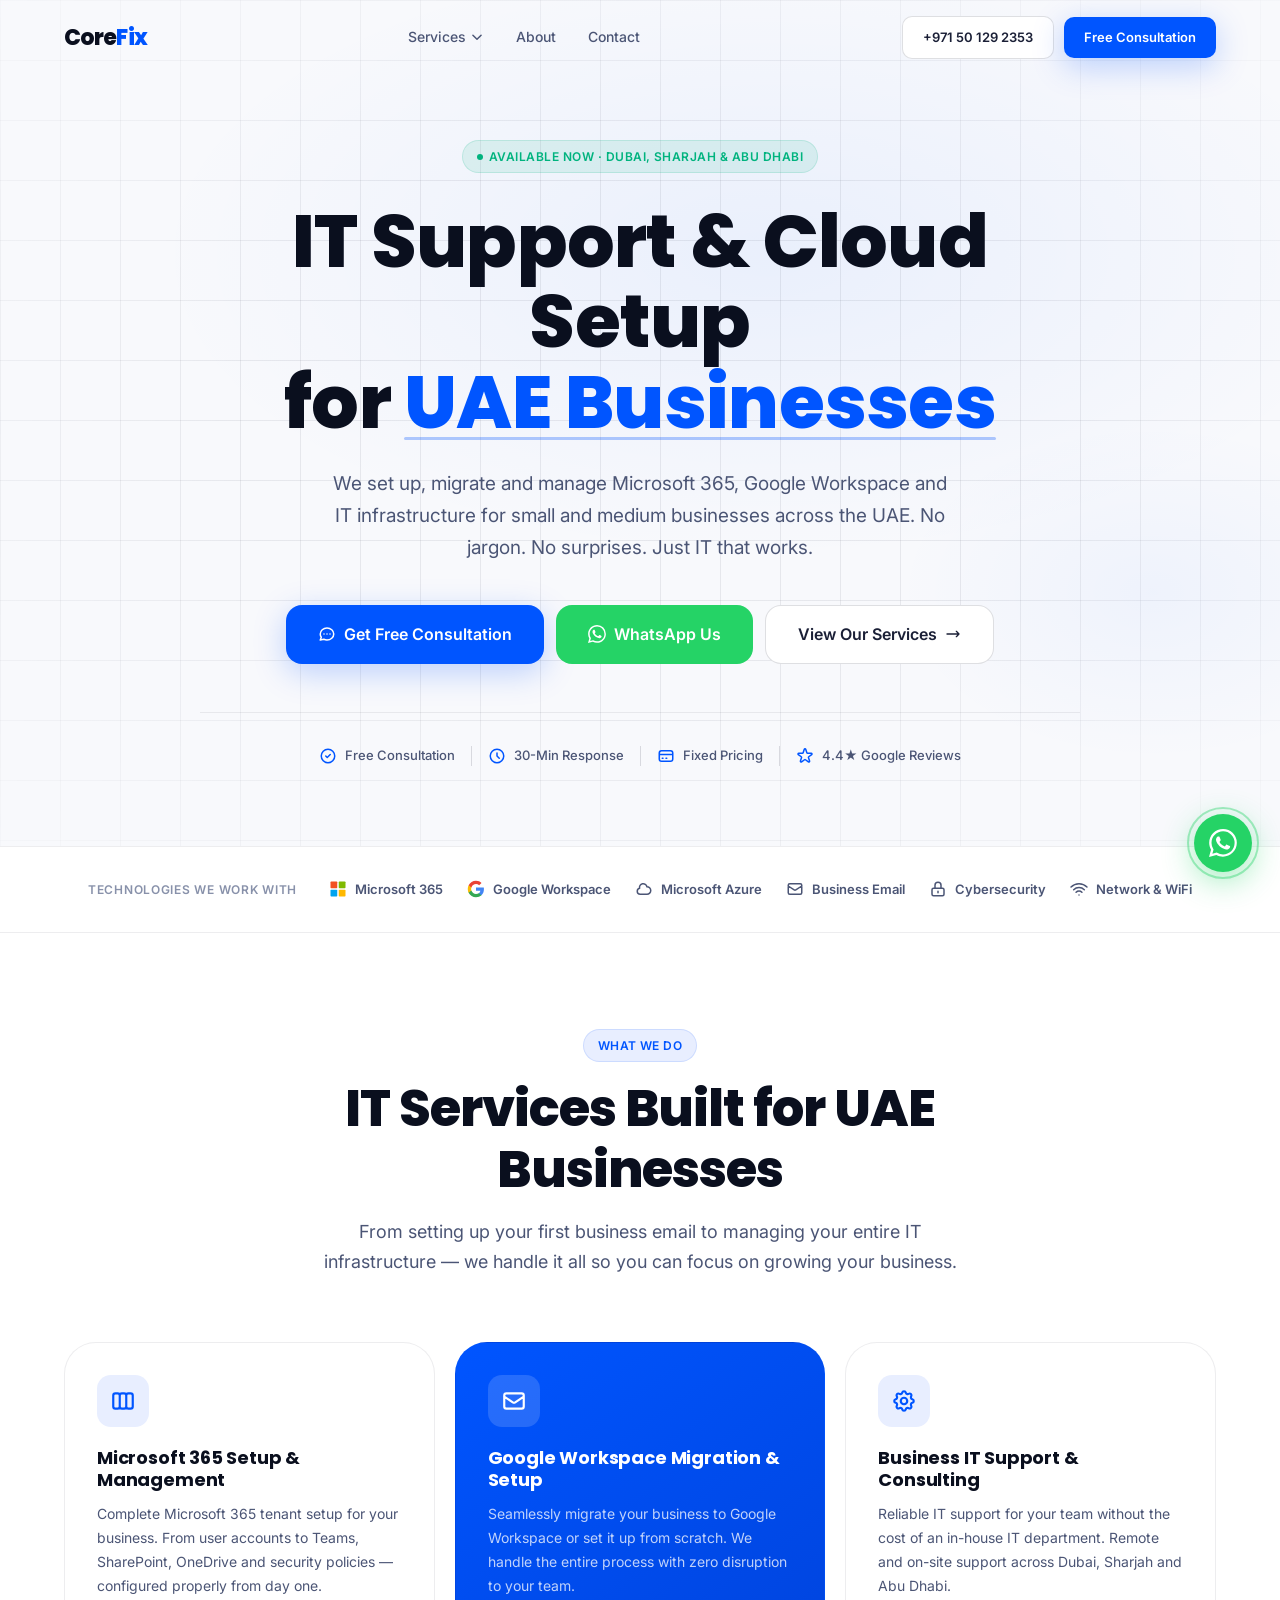
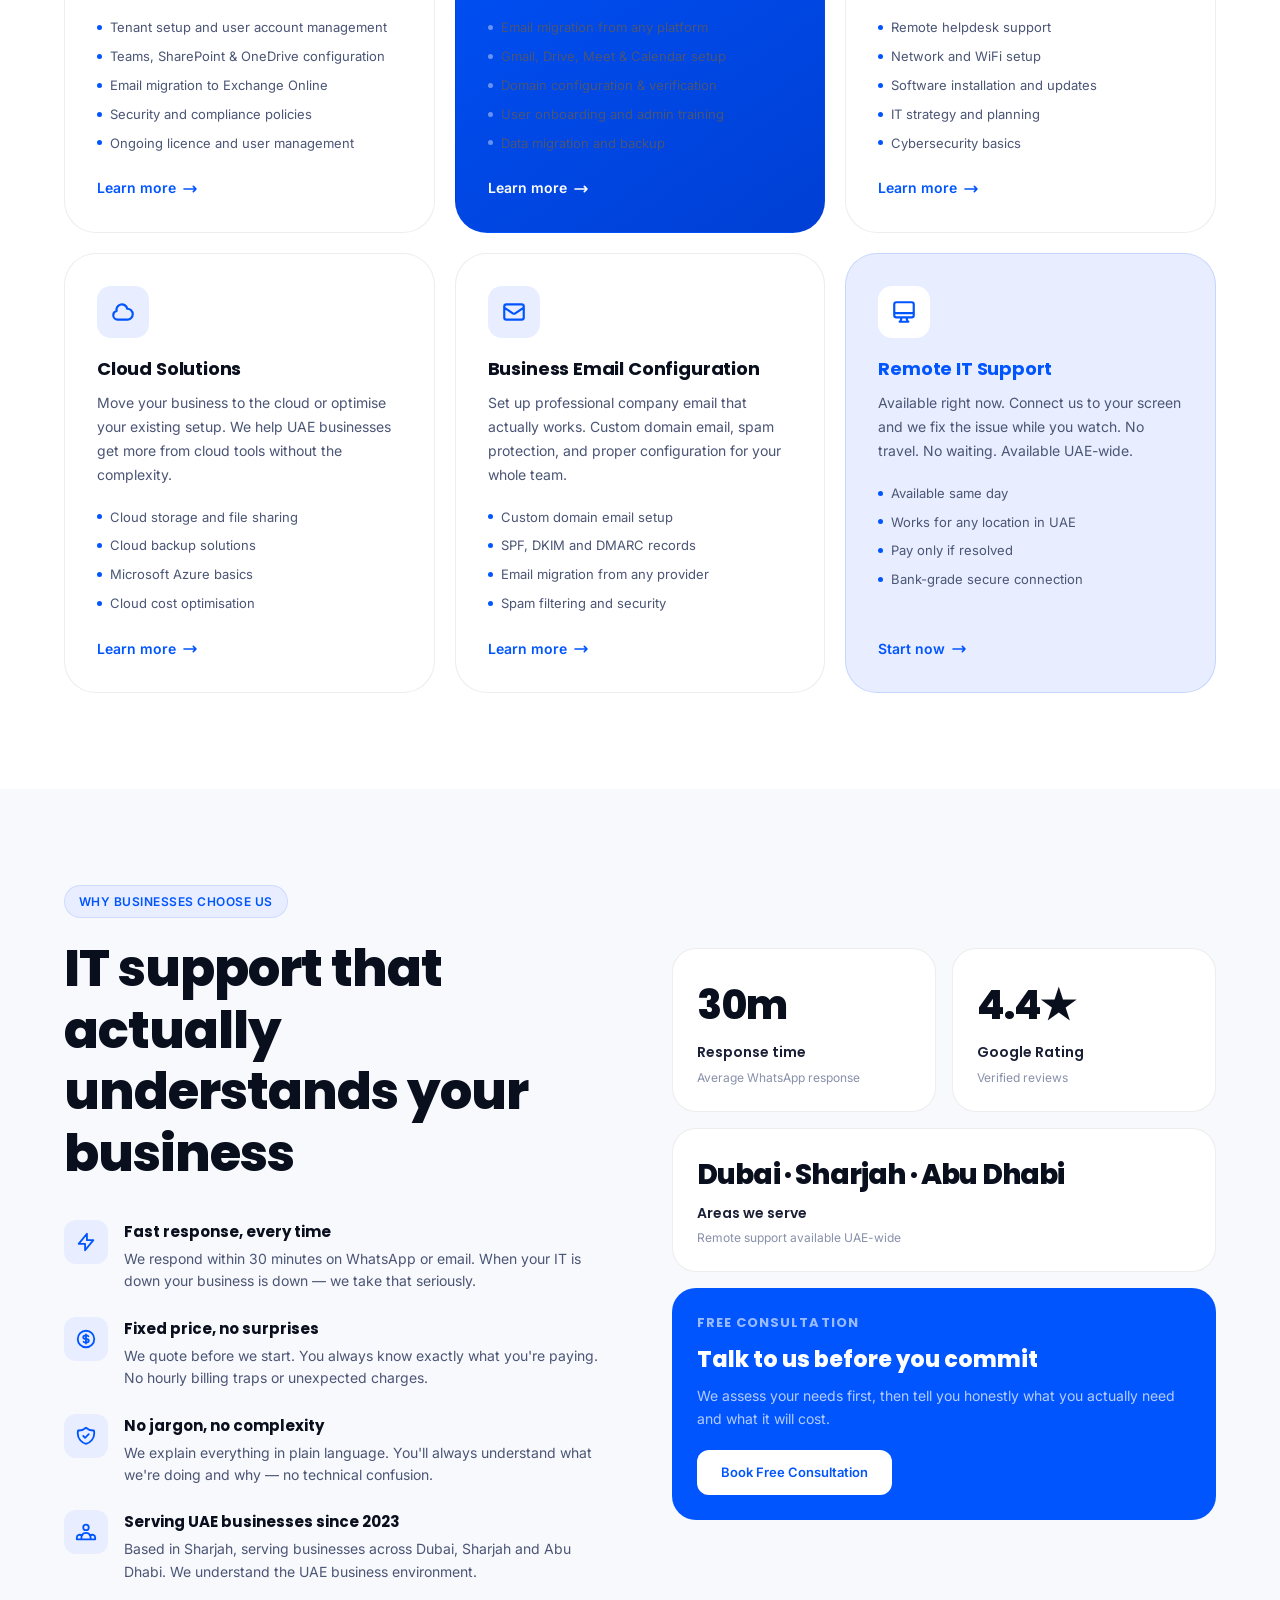
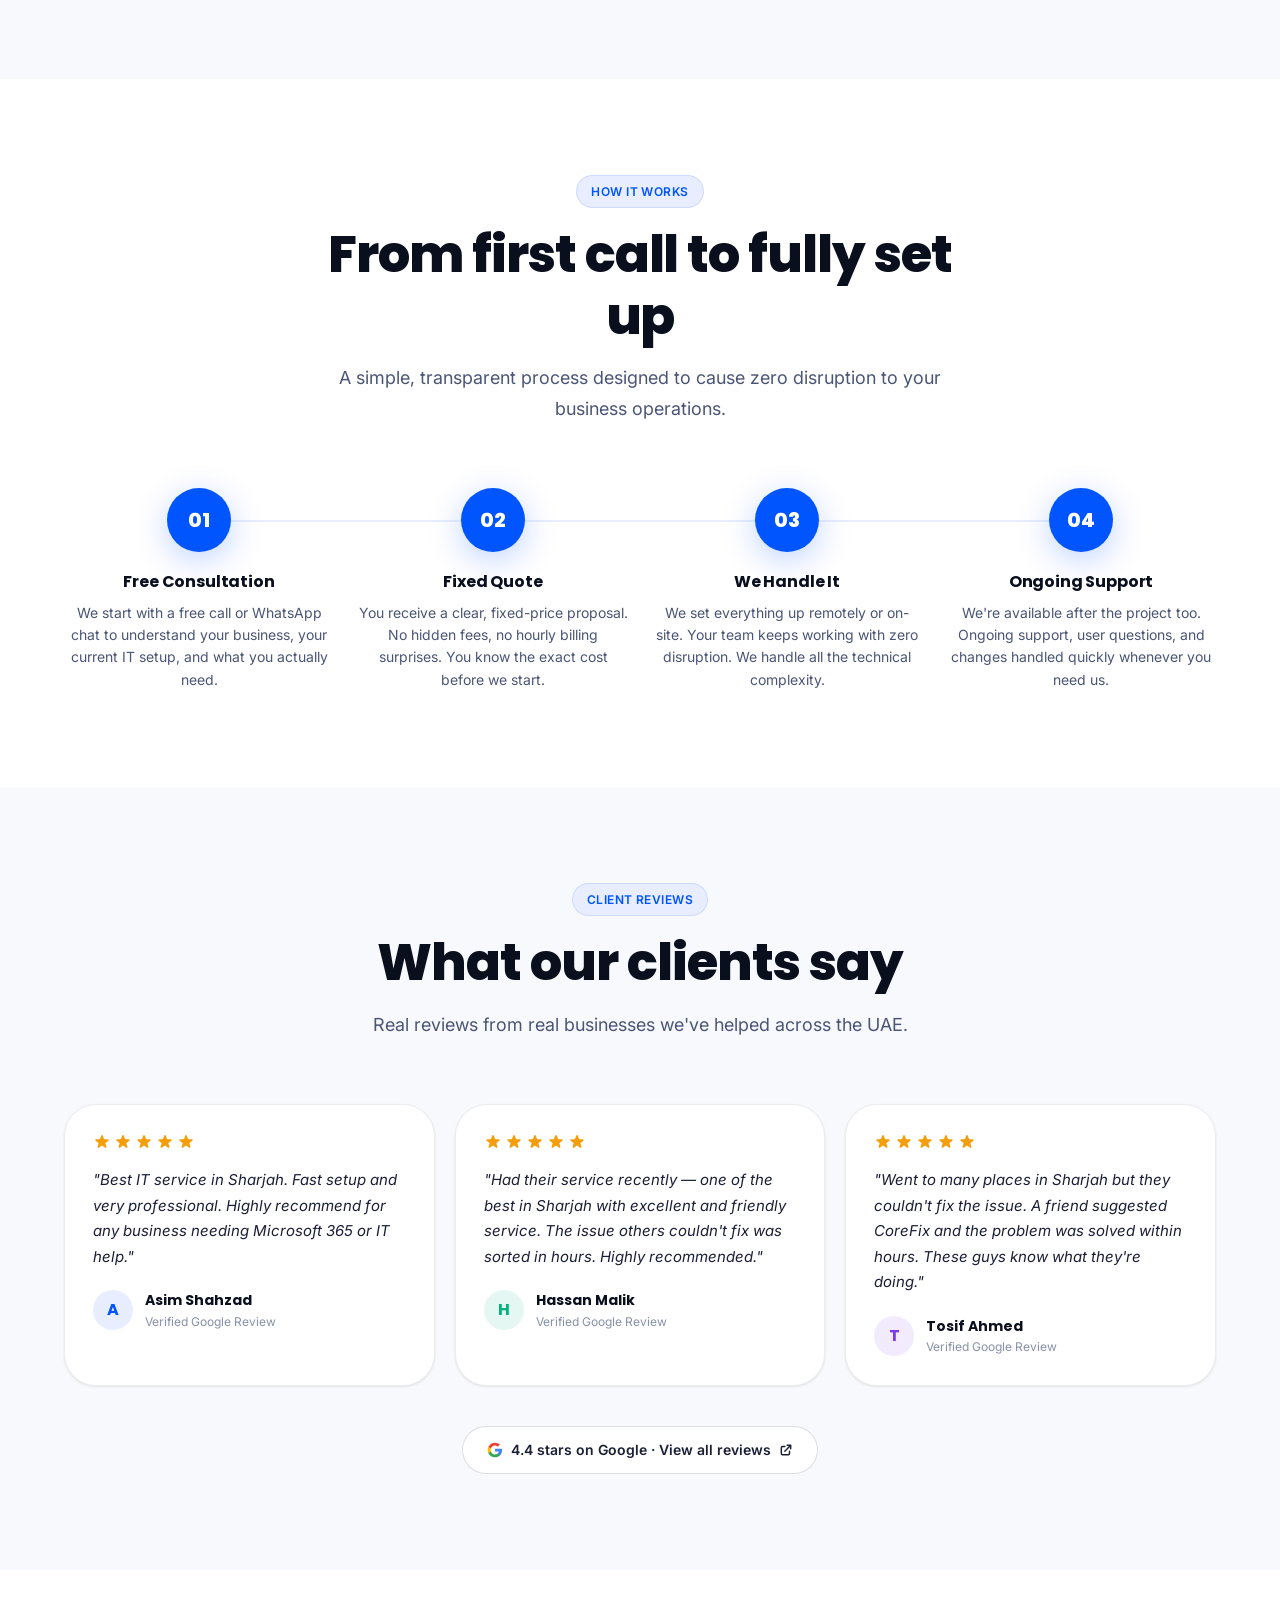
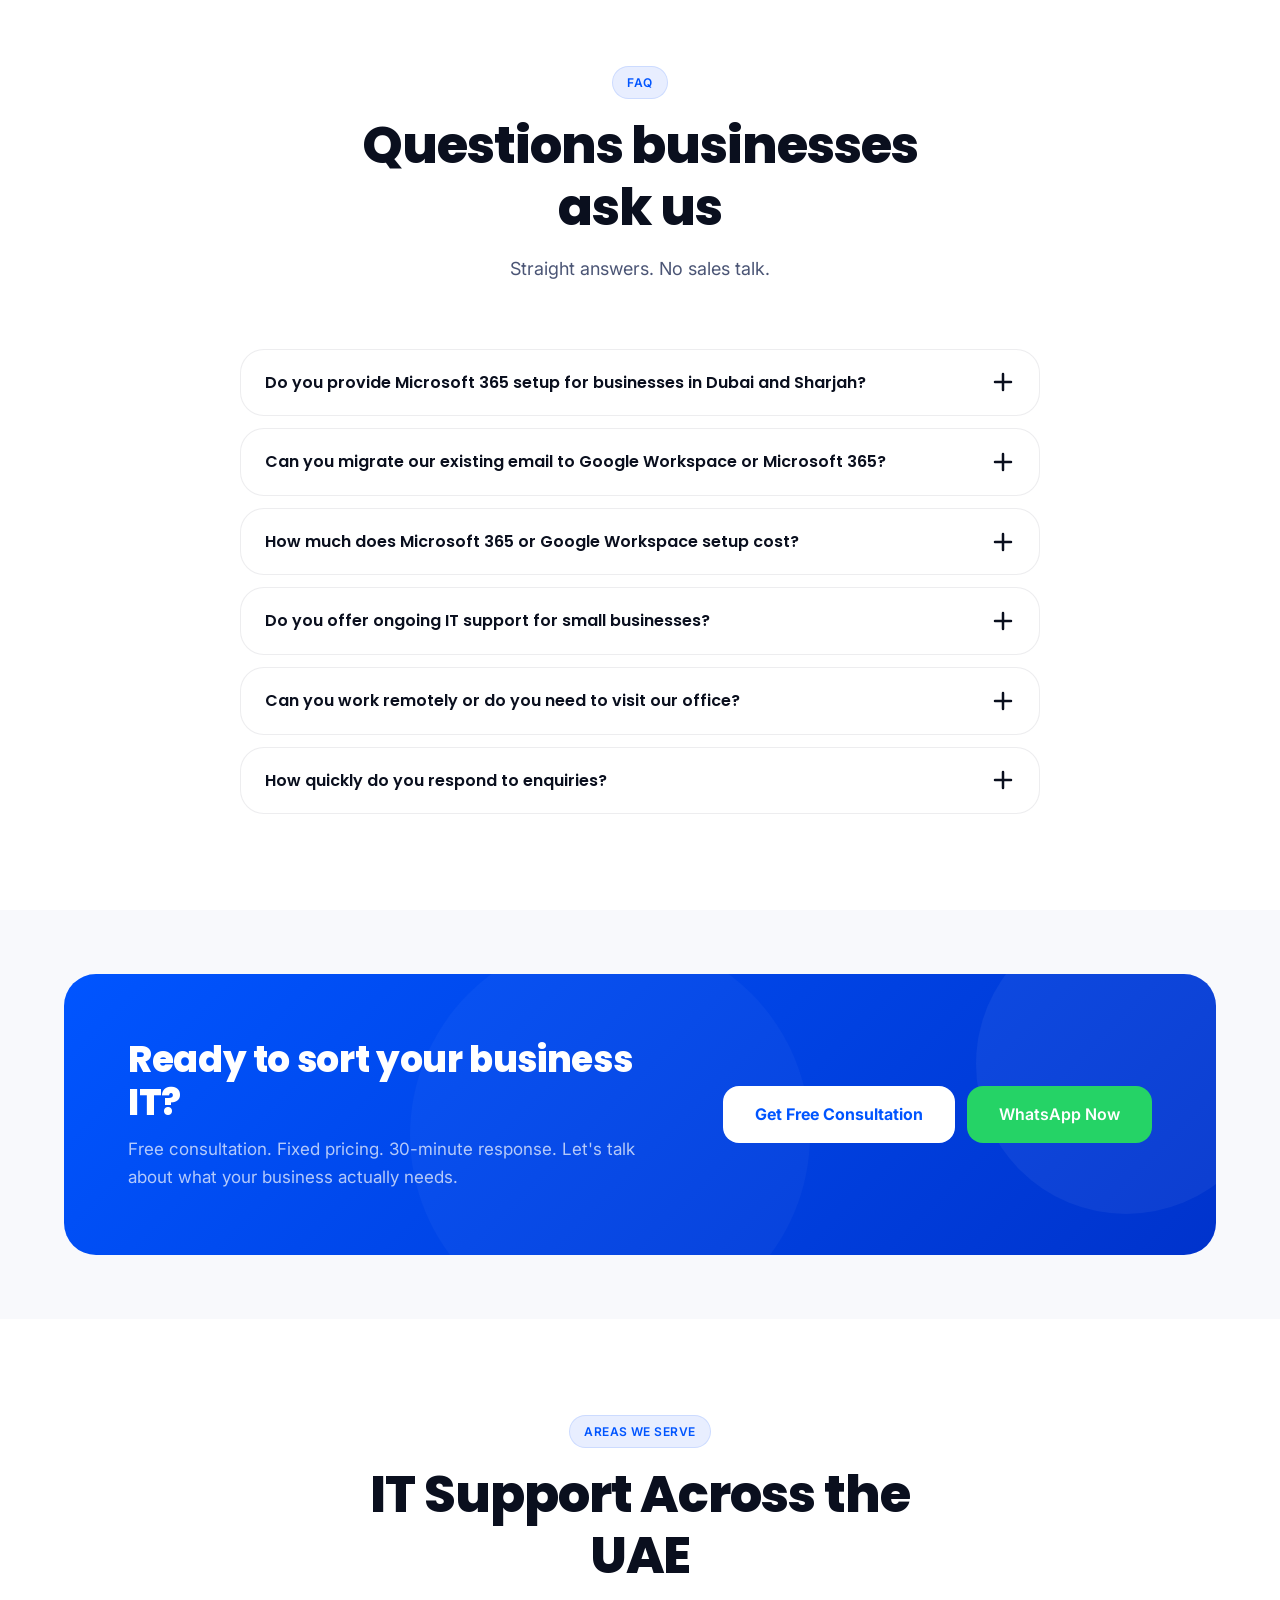
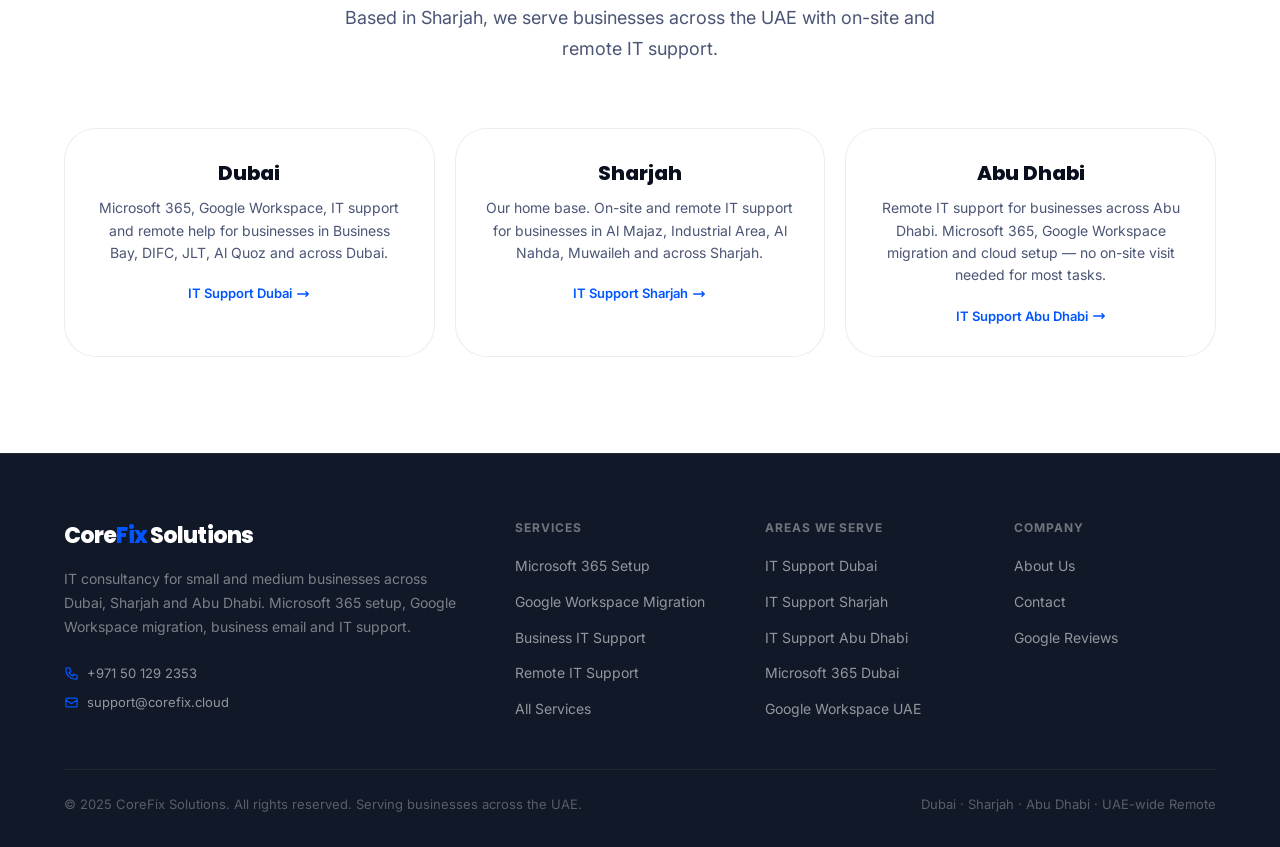
<file: index.html>
<!DOCTYPE html>
<html lang="en">
<head>
<meta charset="UTF-8">
<meta name="viewport" content="width=device-width, initial-scale=1.0">
<meta name="author" content="CoreFix Solutions">
<meta name="robots" content="index, follow, max-snippet:-1, max-image-preview:large, max-video-preview:-1">
<meta name="geo.region" content="AE">
<meta name="geo.placename" content="Dubai, Sharjah, Abu Dhabi, United Arab Emirates">
<link rel="preconnect" href="https://fonts.googleapis.com">
<link rel="preconnect" href="https://fonts.gstatic.com" crossorigin>
<link href="https://fonts.googleapis.com/css2?family=Inter:opsz,wght@14..32,300;14..32,400;14..32,500;14..32,600;14..32,700;14..32,800&family=Poppins:wght@400;500;600;700;800&display=swap" rel="stylesheet">
<link rel="stylesheet" href="style.css">
<link rel="apple-touch-icon" sizes="180x180" href="apple-touch-icon.png">
<link rel="icon" type="image/png" sizes="32x32" href="favicon-32x32.png">
<link rel="icon" type="image/png" sizes="16x16" href="favicon-16x16.png">
<link rel="manifest" href="site.webmanifest">
<!-- Google tag (gtag.js) -->
<script async src="https://www.googletagmanager.com/gtag/js?id=G-E2PS5NH8T0"></script>
<script>window.dataLayer=window.dataLayer||[];function gtag(){dataLayer.push(arguments);}gtag('js',new Date());gtag('config','G-E2PS5NH8T0');</script>
<title>IT Consultancy Dubai & UAE | CoreFix Solutions</title>
<meta name="description" content="Microsoft 365 setup, Google Workspace migration & IT support for businesses in Dubai, Sharjah & Abu Dhabi. Free consultation. Fixed pricing. 30-min response.">
<meta name="keywords" content="IT consultancy Dubai, Microsoft 365 setup UAE, Google Workspace migration Dubai, IT support Sharjah, business IT services UAE">
<link rel="canonical" href="https://corefix.cloud/">
<meta property="og:type" content="website">
<meta property="og:site_name" content="CoreFix Solutions">
<meta property="og:title" content="IT Consultancy for Businesses in UAE | CoreFix Solutions">
<meta property="og:description" content="Microsoft 365 setup, Google Workspace migration & IT support for businesses in Dubai, Sharjah & Abu Dhabi. Free consultation. Fixed pricing. 30-min response.">
<meta property="og:url" content="https://corefix.cloud/">
<meta property="og:image" content="https://corefix.cloud/og-image.jpg">
<meta property="og:locale" content="en_AE">
<meta name="twitter:card" content="summary_large_image">
<meta name="twitter:title" content="IT Consultancy for Businesses in UAE | CoreFix Solutions">
<meta name="twitter:description" content="Microsoft 365 setup, Google Workspace migration & IT support for businesses in Dubai, Sharjah & Abu Dhabi. Free consultation. Fixed pricing. 30-min response.">
<meta name="twitter:image" content="https://corefix.cloud/og-image.jpg">
<script type="application/ld+json">
{"@context":"https://schema.org","@type":"ProfessionalService","@id":"https://corefix.cloud/#business","name":"CoreFix Solutions","description":"IT consultancy specialising in Microsoft 365 setup, Google Workspace migration, business email configuration and IT support for small and medium businesses in Dubai, Sharjah and Abu Dhabi.","url":"https://corefix.cloud/","telephone":"+971501292353","email":"support@corefix.cloud","image":"https://corefix.cloud/og-image.jpg","priceRange":"$$","currenciesAccepted":"AED","openingHoursSpecification":[{"@type":"OpeningHoursSpecification","dayOfWeek":["Monday","Tuesday","Wednesday","Thursday","Friday","Saturday","Sunday"],"opens":"09:00","closes":"23:00"}],"address":{"@type":"PostalAddress","addressLocality":"Sharjah","addressCountry":"AE"},"areaServed":[{"@type":"City","name":"Dubai"},{"@type":"City","name":"Sharjah"},{"@type":"City","name":"Abu Dhabi"}],"sameAs":["https://wa.me/971501292353"],"hasOfferCatalog":{"@type":"OfferCatalog","name":"IT Consultancy Services","itemListElement":[{"@type":"Offer","itemOffered":{"@type":"Service","name":"Microsoft 365 Setup and Management","description":"Complete Microsoft 365 tenant setup, user management, Teams, SharePoint and security configuration for UAE businesses."}},{"@type":"Offer","itemOffered":{"@type":"Service","name":"Google Workspace Migration","description":"Seamless migration from any platform to Google Workspace with full setup and training."}},{"@type":"Offer","itemOffered":{"@type":"Service","name":"Business Email Configuration","description":"Professional business email setup and configuration for companies across the UAE."}},{"@type":"Offer","itemOffered":{"@type":"Service","name":"IT Support for Small Business","description":"Ongoing IT support and management for small and medium businesses in Dubai, Sharjah and Abu Dhabi."}}]}}
</script>
<script type="application/ld+json">
{"@context":"https://schema.org","@type":"FAQPage","mainEntity":[{"@type":"Question","name":"Do you provide Microsoft 365 setup for businesses in Dubai?","acceptedAnswer":{"@type":"Answer","text":"Yes. CoreFix Solutions provides complete Microsoft 365 setup and management for businesses in Dubai, Sharjah and Abu Dhabi. This includes tenant setup, user accounts, Teams, SharePoint and security configuration."}},{"@type":"Question","name":"Can you migrate our business from Google Workspace to Microsoft 365?","acceptedAnswer":{"@type":"Answer","text":"Yes. We handle complete migrations between Google Workspace and Microsoft 365 with minimal disruption to your business operations."}},{"@type":"Question","name":"How much does IT consultancy cost for a small business in the UAE?","acceptedAnswer":{"@type":"Answer","text":"Our IT consultancy services start from AED 500 depending on the scope. We offer a free consultation to assess your requirements before providing a fixed quote."}},{"@type":"Question","name":"Do you provide ongoing IT support for businesses?","acceptedAnswer":{"@type":"Answer","text":"Yes. We provide ongoing IT support packages for small and medium businesses across Dubai, Sharjah and Abu Dhabi, covering Microsoft 365 management, helpdesk support and IT consulting."}}]}
</script>
</head>
<body>
<!-- WhatsApp Float -->
<a href="https://wa.me/971501292353?text=Hi%2C%20I%20need%20IT%20consultancy%20for%20my%20business" target="_blank" rel="noopener noreferrer" class="wa-float" aria-label="Chat on WhatsApp">
  <div class="wa-float-ring"></div>
  <svg fill="currentColor" viewBox="0 0 24 24"><path d="M17.472 14.382c-.297-.149-1.758-.867-2.03-.967-.273-.099-.471-.148-.67.15-.197.297-.767.966-.94 1.164-.173.199-.347.223-.644.075-.297-.15-1.255-.463-2.39-1.475-.883-.788-1.48-1.761-1.653-2.059-.173-.297-.018-.458.13-.606.134-.133.298-.347.446-.52.149-.174.198-.298.298-.497.099-.198.05-.371-.025-.52-.075-.149-.669-1.612-.916-2.207-.242-.579-.487-.5-.669-.51-.173-.008-.371-.01-.57-.01-.198 0-.52.074-.792.372-.272.297-1.04 1.016-1.04 2.479 0 1.462 1.065 2.875 1.213 3.074.149.198 2.096 3.2 5.077 4.487.709.306 1.262.489 1.694.625.712.227 1.36.195 1.871.118.571-.085 1.758-.719 2.006-1.413.248-.694.248-1.289.173-1.413-.074-.124-.272-.198-.57-.347m-5.421 7.403h-.004a9.87 9.87 0 01-5.031-1.378l-.361-.214-3.741.982.998-3.648-.235-.374a9.86 9.86 0 01-1.51-5.26c.001-5.45 4.436-9.884 9.888-9.884 2.64 0 5.122 1.03 6.988 2.898a9.825 9.825 0 012.893 6.994c-.003 5.45-4.437 9.884-9.885 9.884m8.413-18.297A11.815 11.815 0 0012.05 0C5.495 0 .16 5.335.157 11.892c0 2.096.547 4.142 1.588 5.945L0 24l6.335-1.662c1.72.94 3.659 1.437 5.63 1.438h.005c6.554 0 11.89-5.335 11.893-11.893a11.821 11.821 0 00-3.48-8.413Z"/></svg>
</a>
<!-- NAV -->
<nav id="nav">
  <div class="container">
    <div class="nav-inner">
      <a href="index.html" class="nav-logo">Core<span>Fix</span></a>
      <ul class="nav-links">
        <li class="dd">
          <a href="services.html">Services <svg class="dd-arrow" fill="none" stroke="currentColor" viewBox="0 0 24 24"><path stroke-linecap="round" stroke-linejoin="round" stroke-width="2.5" d="M19 9l-7 7-7-7"/></svg></a>
          <div class="dd-menu">
            <a href="microsoft-365.html"><div class="dd-icon"><svg fill="none" stroke="currentColor" viewBox="0 0 24 24"><path stroke-linecap="round" stroke-linejoin="round" stroke-width="2" d="M9 17V7m0 10a2 2 0 01-2 2H5a2 2 0 01-2-2V7a2 2 0 012-2h2a2 2 0 012 2m0 10a2 2 0 002 2h2a2 2 0 002-2M9 7a2 2 0 012-2h2a2 2 0 012 2m0 10V7m0 10a2 2 0 002 2h2a2 2 0 002-2V7a2 2 0 00-2-2h-2a2 2 0 00-2 2"/></svg></div><div><div style="font-weight:700;font-size:13px;color:var(--text)">Microsoft 365</div><div style="font-size:12px;color:var(--text-3)">Setup &amp; management</div></div></a>
            <a href="google-workspace.html"><div class="dd-icon"><svg fill="none" stroke="currentColor" viewBox="0 0 24 24"><path stroke-linecap="round" stroke-linejoin="round" stroke-width="2" d="M3 8l7.89 5.26a2 2 0 002.22 0L21 8M5 19h14a2 2 0 002-2V7a2 2 0 00-2-2H5a2 2 0 00-2 2v10a2 2 0 002 2z"/></svg></div><div><div style="font-weight:700;font-size:13px;color:var(--text)">Google Workspace</div><div style="font-size:12px;color:var(--text-3)">Migration &amp; setup</div></div></a>
            <a href="it-support.html"><div class="dd-icon"><svg fill="none" stroke="currentColor" viewBox="0 0 24 24"><path stroke-linecap="round" stroke-linejoin="round" stroke-width="2" d="M10.325 4.317c.426-1.756 2.924-1.756 3.35 0a1.724 1.724 0 002.573 1.066c1.543-.94 3.31.826 2.37 2.37a1.724 1.724 0 001.065 2.572c1.756.426 1.756 2.924 0 3.35a1.724 1.724 0 00-1.066 2.573c.94 1.543-.826 3.31-2.37 2.37a1.724 1.724 0 00-2.572 1.065c-.426 1.756-2.924 1.756-3.35 0a1.724 1.724 0 00-2.573-1.066c-1.543.94-3.31-.826-2.37-2.37a1.724 1.724 0 00-1.065-2.572c-1.756-.426-1.756-2.924 0-3.35a1.724 1.724 0 001.066-2.573c-.94-1.543.826-3.31 2.37-2.37.996.608 2.296.07 2.572-1.065z"/><path stroke-linecap="round" stroke-linejoin="round" stroke-width="2" d="M15 12a3 3 0 11-6 0 3 3 0 016 0z"/></svg></div><div><div style="font-weight:700;font-size:13px;color:var(--text)">IT Support</div><div style="font-size:12px;color:var(--text-3)">Ongoing &amp; project</div></div></a>
            <div class="dd-divider"></div>
            <a href="remote-support.html"><div class="dd-icon" style="background:rgba(0,179,126,0.1)"><svg fill="none" stroke="currentColor" viewBox="0 0 24 24" style="color:var(--success)"><path stroke-linecap="round" stroke-linejoin="round" stroke-width="2" d="M9.75 17L9 20l-1 1h8l-1-1-.75-3M3 13h18M5 17h14a2 2 0 002-2V5a2 2 0 00-2-2H5a2 2 0 00-2 2v10a2 2 0 002 2z"/></svg></div><div><div style="font-weight:700;font-size:13px;color:var(--success)">Remote Support</div><div style="font-size:12px;color:var(--text-3)">Available now · UAE-wide</div></div></a>
          </div>
        </li>
        <li><a href="about.html">About</a></li>
        <li><a href="contact.html">Contact</a></li>
      </ul>
      <div class="nav-cta">
        <a href="tel:+971501292353" class="btn btn-secondary btn-sm">+971 50 129 2353</a>
        <a href="contact.html" class="btn btn-primary btn-sm">Free Consultation</a>
        <button id="ham-btn" onclick="toggleNav()" aria-label="Toggle menu"><svg id="ham-icon" fill="none" stroke="currentColor" viewBox="0 0 24 24"><path stroke-linecap="round" stroke-linejoin="round" stroke-width="2" d="M4 6h16M4 12h16M4 18h16"/></svg></button>
      </div>
    </div>
  </div>
</nav>
<!-- MOBILE NAV -->
<div id="mob-nav">
  <p class="mob-label">Services</p>
  <a href="microsoft-365.html" onclick="closeNav()" class="mob-sub">Microsoft 365 Setup &amp; Management</a>
  <a href="google-workspace.html" onclick="closeNav()" class="mob-sub">Google Workspace Migration</a>
  <a href="it-support.html" onclick="closeNav()" class="mob-sub">IT Support for Business</a>
  <a href="remote-support.html" onclick="closeNav()" class="mob-sub" style="color:var(--success)">⚡ Remote Support — Available Now</a>
  <a href="about.html" onclick="closeNav()" class="mob-link">About</a>
  <a href="contact.html" onclick="closeNav()" class="mob-link">Contact</a>
  <div style="margin-top:auto;padding-top:32px;display:flex;flex-direction:column;gap:12px;">
    <a href="contact.html" class="btn btn-primary btn-lg" onclick="closeNav()">Get Free Consultation</a>
    <a href="https://wa.me/971501292353" target="_blank" rel="noopener" class="btn btn-wa btn-lg">WhatsApp Us Now</a>
  </div>
</div>

<!-- HERO -->
<header class="hero" aria-label="IT Consultancy for Businesses in UAE">
  <div class="hero-grid-bg"></div>
  <div class="container">
    <div class="hero-inner">
      <div class="hero-eyebrow"><span class="tag tag-green"><span class="tag-dot tag-pulse"></span>Available Now &middot; Dubai, Sharjah &amp; Abu Dhabi</span></div>
      <h1 class="hero-h1">IT Support &amp; Cloud Setup<br>for <span class="accent-line">UAE Businesses</span></h1>
      <p class="hero-sub">We set up, migrate and manage Microsoft 365, Google Workspace and IT infrastructure for small and medium businesses across the UAE. No jargon. No surprises. Just IT that works.</p>
      <div class="hero-ctas">
        <a href="contact.html" class="btn btn-primary btn-lg"><svg width="18" height="18" fill="none" stroke="currentColor" viewBox="0 0 24 24"><path stroke-linecap="round" stroke-linejoin="round" stroke-width="2" d="M8 12h.01M12 12h.01M16 12h.01M21 12c0 4.418-4.03 8-9 8a9.863 9.863 0 01-4.255-.949L3 20l1.395-3.72C3.512 15.042 3 13.574 3 12c0-4.418 4.03-8 9-8s9 3.582 9 8z"/></svg>Get Free Consultation</a>
        <a href="https://wa.me/971501292353?text=Hi%2C%20I%20need%20IT%20consultancy%20for%20my%20business" target="_blank" rel="noopener" class="btn btn-wa btn-lg"><svg width="18" height="18" fill="currentColor" viewBox="0 0 24 24"><path d="M17.472 14.382c-.297-.149-1.758-.867-2.03-.967-.273-.099-.471-.148-.67.15-.197.297-.767.966-.94 1.164-.173.199-.347.223-.644.075-.297-.15-1.255-.463-2.39-1.475-.883-.788-1.48-1.761-1.653-2.059-.173-.297-.018-.458.13-.606.134-.133.298-.347.446-.52.149-.174.198-.298.298-.497.099-.198.05-.371-.025-.52-.075-.149-.669-1.612-.916-2.207-.242-.579-.487-.5-.669-.51-.173-.008-.371-.01-.57-.01-.198 0-.52.074-.792.372-.272.297-1.04 1.016-1.04 2.479 0 1.462 1.065 2.875 1.213 3.074.149.198 2.096 3.2 5.077 4.487.709.306 1.262.489 1.694.625.712.227 1.36.195 1.871.118.571-.085 1.758-.719 2.006-1.413.248-.694.248-1.289.173-1.413-.074-.124-.272-.198-.57-.347m-5.421 7.403h-.004a9.87 9.87 0 01-5.031-1.378l-.361-.214-3.741.982.998-3.648-.235-.374a9.86 9.86 0 01-1.51-5.26c.001-5.45 4.436-9.884 9.888-9.884 2.64 0 5.122 1.03 6.988 2.898a9.825 9.825 0 012.893 6.994c-.003 5.45-4.437 9.884-9.885 9.884m8.413-18.297A11.815 11.815 0 0012.05 0C5.495 0 .16 5.335.157 11.892c0 2.096.547 4.142 1.588 5.945L0 24l6.335-1.662c1.72.94 3.659 1.437 5.63 1.438h.005c6.554 0 11.89-5.335 11.893-11.893a11.821 11.821 0 00-3.48-8.413Z"/></svg>WhatsApp Us</a>
        <a href="services.html" class="btn btn-secondary btn-lg">View Our Services <svg width="16" height="16" fill="none" stroke="currentColor" viewBox="0 0 24 24"><path stroke-linecap="round" stroke-linejoin="round" stroke-width="2" d="M17 8l4 4m0 0l-4 4m4-4H3"/></svg></a>
      </div>
      <div class="hero-trust">
        <div class="trust-item"><svg class="trust-icon" fill="none" stroke="currentColor" viewBox="0 0 24 24"><path stroke-linecap="round" stroke-linejoin="round" stroke-width="2" d="M9 12l2 2 4-4m6 2a9 9 0 11-18 0 9 9 0 0118 0z"/></svg>Free Consultation</div>
        <div class="trust-divider"></div>
        <div class="trust-item"><svg class="trust-icon" fill="none" stroke="currentColor" viewBox="0 0 24 24"><path stroke-linecap="round" stroke-linejoin="round" stroke-width="2" d="M12 8v4l3 3m6-3a9 9 0 11-18 0 9 9 0 0118 0z"/></svg>30-Min Response</div>
        <div class="trust-divider"></div>
        <div class="trust-item"><svg class="trust-icon" fill="none" stroke="currentColor" viewBox="0 0 24 24"><path stroke-linecap="round" stroke-linejoin="round" stroke-width="2" d="M3 10h18M7 15h1m4 0h1m-7 4h12a3 3 0 003-3V8a3 3 0 00-3-3H6a3 3 0 00-3 3v8a3 3 0 003 3z"/></svg>Fixed Pricing</div>
        <div class="trust-divider"></div>
        <div class="trust-item"><svg class="trust-icon" fill="none" stroke="currentColor" viewBox="0 0 24 24"><path stroke-linecap="round" stroke-linejoin="round" stroke-width="2" d="M11.049 2.927c.3-.921 1.603-.921 1.902 0l1.519 4.674a1 1 0 00.95.69h4.915c.969 0 1.371 1.24.588 1.81l-3.976 2.888a1 1 0 00-.363 1.118l1.518 4.674c.3.922-.755 1.688-1.538 1.118l-3.976-2.888a1 1 0 00-1.176 0l-3.976 2.888c-.783.57-1.838-.197-1.538-1.118l1.518-4.674a1 1 0 00-.363-1.118l-3.976-2.888c-.784-.57-.38-1.81.588-1.81h4.914a1 1 0 00.951-.69l1.519-4.674z"/></svg>4.4&#9733; Google Reviews</div>
      </div>
    </div>
  </div>
</header>

<!-- TECH BAR -->
<div class="logobar" aria-label="Technologies we work with">
  <div class="container">
    <div class="logobar-inner">
      <span class="logobar-label">Technologies we work with</span>
      <div class="logobar-items">
        <div class="logobar-item"><svg width="18" height="18" viewBox="0 0 24 24" fill="none"><rect x="2" y="2" width="9" height="9" rx="1" fill="#F25022"/><rect x="13" y="2" width="9" height="9" rx="1" fill="#7FBA00"/><rect x="2" y="13" width="9" height="9" rx="1" fill="#00A4EF"/><rect x="13" y="13" width="9" height="9" rx="1" fill="#FFB900"/></svg>Microsoft 365</div>
        <div class="logobar-item"><svg width="18" height="18" viewBox="0 0 24 24" fill="none"><path d="M22.56 12.25c0-.78-.07-1.53-.2-2.25H12v4.26h5.92c-.26 1.37-1.04 2.53-2.21 3.31v2.77h3.57c2.08-1.92 3.28-4.74 3.28-8.09z" fill="#4285F4"/><path d="M12 23c2.97 0 5.46-.98 7.28-2.66l-3.57-2.77c-.98.66-2.23 1.06-3.71 1.06-2.86 0-5.29-1.93-6.16-4.53H2.18v2.84C3.99 20.53 7.7 23 12 23z" fill="#34A853"/><path d="M5.84 14.09c-.22-.66-.35-1.36-.35-2.09s.13-1.43.35-2.09V7.07H2.18C1.43 8.55 1 10.22 1 12s.43 3.45 1.18 4.93l3.66-2.84z" fill="#FBBC05"/><path d="M12 5.38c1.62 0 3.06.56 4.21 1.64l3.15-3.15C17.45 2.09 14.97 1 12 1 7.7 1 3.99 3.47 2.18 7.07l3.66 2.84c.87-2.6 3.3-4.53 6.16-4.53z" fill="#EA4335"/></svg>Google Workspace</div>
        <div class="logobar-item"><svg width="18" height="18" fill="none" stroke="currentColor" viewBox="0 0 24 24"><path stroke-linecap="round" stroke-linejoin="round" stroke-width="2" d="M3 15a4 4 0 004 4h9a5 5 0 10-.1-9.999 5.002 5.002 0 10-9.78 2.096A4.001 4.001 0 003 15z"/></svg>Microsoft Azure</div>
        <div class="logobar-item"><svg width="18" height="18" fill="none" stroke="currentColor" viewBox="0 0 24 24"><path stroke-linecap="round" stroke-linejoin="round" stroke-width="2" d="M3 8l7.89 5.26a2 2 0 002.22 0L21 8M5 19h14a2 2 0 002-2V7a2 2 0 00-2-2H5a2 2 0 00-2 2v10a2 2 0 002 2z"/></svg>Business Email</div>
        <div class="logobar-item"><svg width="18" height="18" fill="none" stroke="currentColor" viewBox="0 0 24 24"><path stroke-linecap="round" stroke-linejoin="round" stroke-width="2" d="M12 15v2m-6 4h12a2 2 0 002-2v-6a2 2 0 00-2-2H6a2 2 0 00-2 2v6a2 2 0 002 2zm10-10V7a4 4 0 00-8 0v4h8z"/></svg>Cybersecurity</div>
        <div class="logobar-item"><svg width="18" height="18" fill="none" stroke="currentColor" viewBox="0 0 24 24"><path stroke-linecap="round" stroke-linejoin="round" stroke-width="2" d="M8.111 16.404a5.5 5.5 0 017.778 0M12 20h.01m-7.08-7.071c3.904-3.905 10.236-3.905 14.141 0M1.394 9.393c5.857-5.857 15.355-5.857 21.213 0"/></svg>Network &amp; WiFi</div>
      </div>
    </div>
  </div>
</div>

<!-- SERVICES -->
<section class="section section-white" id="services" aria-label="IT Services UAE">
  <div class="container">
    <div class="section-header reveal">
      <div class="section-tag"><span class="tag tag-blue">What We Do</span></div>
      <h2 class="section-h2">IT Services Built for UAE Businesses</h2>
      <p class="section-sub">From setting up your first business email to managing your entire IT infrastructure — we handle it all so you can focus on growing your business.</p>
    </div>
    <div class="services-grid">
      <div class="scard reveal">
        <div class="scard-icon"><svg fill="none" stroke="currentColor" viewBox="0 0 24 24"><path stroke-linecap="round" stroke-linejoin="round" stroke-width="2" d="M9 17V7m0 10a2 2 0 01-2 2H5a2 2 0 01-2-2V7a2 2 0 012-2h2a2 2 0 012 2m0 10a2 2 0 002 2h2a2 2 0 002-2M9 7a2 2 0 012-2h2a2 2 0 012 2m0 10V7m0 10a2 2 0 002 2h2a2 2 0 002-2V7a2 2 0 00-2-2h-2a2 2 0 00-2 2"/></svg></div>
        <h3 class="scard-title">Microsoft 365 Setup &amp; Management</h3>
        <p class="scard-desc">Complete Microsoft 365 tenant setup for your business. From user accounts to Teams, SharePoint, OneDrive and security policies — configured properly from day one.</p>
        <ul class="scard-features"><li>Tenant setup and user account management</li><li>Teams, SharePoint &amp; OneDrive configuration</li><li>Email migration to Exchange Online</li><li>Security and compliance policies</li><li>Ongoing licence and user management</li></ul>
        <a href="microsoft-365.html" class="scard-link">Learn more <svg fill="none" stroke="currentColor" viewBox="0 0 24 24"><path stroke-linecap="round" stroke-linejoin="round" stroke-width="2.5" d="M17 8l4 4m0 0l-4 4m4-4H3"/></svg></a>
      </div>
      <div class="scard scard-featured reveal reveal-delay-1">
        <div class="scard-icon"><svg fill="none" stroke="currentColor" viewBox="0 0 24 24"><path stroke-linecap="round" stroke-linejoin="round" stroke-width="2" d="M3 8l7.89 5.26a2 2 0 002.22 0L21 8M5 19h14a2 2 0 002-2V7a2 2 0 00-2-2H5a2 2 0 00-2 2v10a2 2 0 002 2z"/></svg></div>
        <h3 class="scard-title">Google Workspace Migration &amp; Setup</h3>
        <p class="scard-desc">Seamlessly migrate your business to Google Workspace or set it up from scratch. We handle the entire process with zero disruption to your team.</p>
        <ul class="scard-features"><li>Email migration from any platform</li><li>Gmail, Drive, Meet &amp; Calendar setup</li><li>Domain configuration &amp; verification</li><li>User onboarding and admin training</li><li>Data migration and backup</li></ul>
        <a href="google-workspace.html" class="scard-link">Learn more <svg fill="none" stroke="currentColor" viewBox="0 0 24 24"><path stroke-linecap="round" stroke-linejoin="round" stroke-width="2.5" d="M17 8l4 4m0 0l-4 4m4-4H3"/></svg></a>
      </div>
      <div class="scard reveal reveal-delay-2">
        <div class="scard-icon"><svg fill="none" stroke="currentColor" viewBox="0 0 24 24"><path stroke-linecap="round" stroke-linejoin="round" stroke-width="2" d="M10.325 4.317c.426-1.756 2.924-1.756 3.35 0a1.724 1.724 0 002.573 1.066c1.543-.94 3.31.826 2.37 2.37a1.724 1.724 0 001.065 2.572c1.756.426 1.756 2.924 0 3.35a1.724 1.724 0 00-1.066 2.573c.94 1.543-.826 3.31-2.37 2.37a1.724 1.724 0 00-2.572 1.065c-.426 1.756-2.924 1.756-3.35 0a1.724 1.724 0 00-2.573-1.066c-1.543.94-3.31-.826-2.37-2.37a1.724 1.724 0 00-1.065-2.572c-1.756-.426-1.756-2.924 0-3.35a1.724 1.724 0 001.066-2.573c-.94-1.543.826-3.31 2.37-2.37.996.608 2.296.07 2.572-1.065z"/><path stroke-linecap="round" stroke-linejoin="round" stroke-width="2" d="M15 12a3 3 0 11-6 0 3 3 0 016 0z"/></svg></div>
        <h3 class="scard-title">Business IT Support &amp; Consulting</h3>
        <p class="scard-desc">Reliable IT support for your team without the cost of an in-house IT department. Remote and on-site support across Dubai, Sharjah and Abu Dhabi.</p>
        <ul class="scard-features"><li>Remote helpdesk support</li><li>Network and WiFi setup</li><li>Software installation and updates</li><li>IT strategy and planning</li><li>Cybersecurity basics</li></ul>
        <a href="it-support.html" class="scard-link">Learn more <svg fill="none" stroke="currentColor" viewBox="0 0 24 24"><path stroke-linecap="round" stroke-linejoin="round" stroke-width="2.5" d="M17 8l4 4m0 0l-4 4m4-4H3"/></svg></a>
      </div>
      <div class="scard reveal reveal-delay-1">
        <div class="scard-icon"><svg fill="none" stroke="currentColor" viewBox="0 0 24 24"><path stroke-linecap="round" stroke-linejoin="round" stroke-width="2" d="M3 15a4 4 0 004 4h9a5 5 0 10-.1-9.999 5.002 5.002 0 10-9.78 2.096A4.001 4.001 0 003 15z"/></svg></div>
        <h3 class="scard-title">Cloud Solutions</h3>
        <p class="scard-desc">Move your business to the cloud or optimise your existing setup. We help UAE businesses get more from cloud tools without the complexity.</p>
        <ul class="scard-features"><li>Cloud storage and file sharing</li><li>Cloud backup solutions</li><li>Microsoft Azure basics</li><li>Cloud cost optimisation</li></ul>
        <a href="services.html" class="scard-link">Learn more <svg fill="none" stroke="currentColor" viewBox="0 0 24 24"><path stroke-linecap="round" stroke-linejoin="round" stroke-width="2.5" d="M17 8l4 4m0 0l-4 4m4-4H3"/></svg></a>
      </div>
      <div class="scard reveal reveal-delay-2">
        <div class="scard-icon"><svg fill="none" stroke="currentColor" viewBox="0 0 24 24"><path stroke-linecap="round" stroke-linejoin="round" stroke-width="2" d="M3 8l7.89 5.26a2 2 0 002.22 0L21 8M5 19h14a2 2 0 002-2V7a2 2 0 00-2-2H5a2 2 0 00-2 2v10a2 2 0 002 2z"/></svg></div>
        <h3 class="scard-title">Business Email Configuration</h3>
        <p class="scard-desc">Set up professional company email that actually works. Custom domain email, spam protection, and proper configuration for your whole team.</p>
        <ul class="scard-features"><li>Custom domain email setup</li><li>SPF, DKIM and DMARC records</li><li>Email migration from any provider</li><li>Spam filtering and security</li></ul>
        <a href="services.html" class="scard-link">Learn more <svg fill="none" stroke="currentColor" viewBox="0 0 24 24"><path stroke-linecap="round" stroke-linejoin="round" stroke-width="2.5" d="M17 8l4 4m0 0l-4 4m4-4H3"/></svg></a>
      </div>
      <div class="scard reveal reveal-delay-3" style="background:var(--accent-light);border-color:rgba(0,85,255,0.15)">
        <div class="scard-icon" style="background:white"><svg fill="none" stroke="currentColor" viewBox="0 0 24 24"><path stroke-linecap="round" stroke-linejoin="round" stroke-width="2" d="M9.75 17L9 20l-1 1h8l-1-1-.75-3M3 13h18M5 17h14a2 2 0 002-2V5a2 2 0 00-2-2H5a2 2 0 00-2 2v10a2 2 0 002 2z"/></svg></div>
        <h3 class="scard-title" style="color:var(--accent)">Remote IT Support</h3>
        <p class="scard-desc" style="color:var(--text-2)">Available right now. Connect us to your screen and we fix the issue while you watch. No travel. No waiting. Available UAE-wide.</p>
        <ul class="scard-features"><li>Available same day</li><li>Works for any location in UAE</li><li>Pay only if resolved</li><li>Bank-grade secure connection</li></ul>
        <a href="remote-support.html" class="scard-link" style="color:var(--accent)">Start now <svg fill="none" stroke="currentColor" viewBox="0 0 24 24"><path stroke-linecap="round" stroke-linejoin="round" stroke-width="2.5" d="M17 8l4 4m0 0l-4 4m4-4H3"/></svg></a>
      </div>
    </div>
  </div>
</section>

<!-- WHY US -->
<section class="section" id="about" aria-label="Why Choose CoreFix Solutions">
  <div class="container">
    <div class="why-grid">
      <div class="why-left reveal">
        <span class="tag tag-blue" style="margin-bottom:20px;display:inline-flex">Why businesses choose us</span>
        <h2 class="section-h2" style="text-align:left">IT support that actually understands your business</h2>
        <ul class="why-points">
          <li class="why-point"><div class="why-icon"><svg fill="none" stroke="currentColor" viewBox="0 0 24 24"><path stroke-linecap="round" stroke-linejoin="round" stroke-width="2" d="M13 10V3L4 14h7v7l9-11h-7z"/></svg></div><div><div class="why-point-title">Fast response, every time</div><div class="why-point-text">We respond within 30 minutes on WhatsApp or email. When your IT is down your business is down — we take that seriously.</div></div></li>
          <li class="why-point"><div class="why-icon"><svg fill="none" stroke="currentColor" viewBox="0 0 24 24"><path stroke-linecap="round" stroke-linejoin="round" stroke-width="2" d="M12 8c-1.657 0-3 .895-3 2s1.343 2 3 2 3 .895 3 2-1.343 2-3 2m0-8c1.11 0 2.08.402 2.599 1M12 8V7m0 1v8m0 0v1m0-1c-1.11 0-2.08-.402-2.599-1M21 12a9 9 0 11-18 0 9 9 0 0118 0z"/></svg></div><div><div class="why-point-title">Fixed price, no surprises</div><div class="why-point-text">We quote before we start. You always know exactly what you're paying. No hourly billing traps or unexpected charges.</div></div></li>
          <li class="why-point"><div class="why-icon"><svg fill="none" stroke="currentColor" viewBox="0 0 24 24"><path stroke-linecap="round" stroke-linejoin="round" stroke-width="2" d="M9 12l2 2 4-4m5.618-4.016A11.955 11.955 0 0112 2.944a11.955 11.955 0 01-8.618 3.04A12.02 12.02 0 003 9c0 5.591 3.824 10.29 9 11.622 5.176-1.332 9-6.03 9-11.622 0-1.042-.133-2.052-.382-3.016z"/></svg></div><div><div class="why-point-title">No jargon, no complexity</div><div class="why-point-text">We explain everything in plain language. You'll always understand what we're doing and why — no technical confusion.</div></div></li>
          <li class="why-point"><div class="why-icon"><svg fill="none" stroke="currentColor" viewBox="0 0 24 24"><path stroke-linecap="round" stroke-linejoin="round" stroke-width="2" d="M17 20h5v-2a3 3 0 00-5.356-1.857M17 20H7m10 0v-2c0-.656-.126-1.283-.356-1.857M7 20H2v-2a3 3 0 015.356-1.857M7 20v-2c0-.656.126-1.283.356-1.857m0 0a5.002 5.002 0 019.288 0M15 7a3 3 0 11-6 0 3 3 0 016 0z"/></svg></div><div><div class="why-point-title">Serving UAE businesses since 2023</div><div class="why-point-text">Based in Sharjah, serving businesses across Dubai, Sharjah and Abu Dhabi. We understand the UAE business environment.</div></div></li>
        </ul>
      </div>
      <div class="why-right reveal reveal-delay-2">
        <div class="stat-row">
          <div class="stat-card"><div class="stat-number">30m</div><div class="stat-label">Response time</div><div class="stat-sub">Average WhatsApp response</div></div>
          <div class="stat-card"><div class="stat-number">4.4&#9733;</div><div class="stat-label">Google Rating</div><div class="stat-sub">Verified reviews</div></div>
        </div>
        <div class="stat-card"><div class="stat-number" style="font-size:28px">Dubai &middot; Sharjah &middot; Abu Dhabi</div><div class="stat-label">Areas we serve</div><div class="stat-sub">Remote support available UAE-wide</div></div>
        <div class="stat-card" style="background:var(--accent);border-color:transparent">
          <div style="font-size:13px;font-weight:700;letter-spacing:0.08em;text-transform:uppercase;color:rgba(255,255,255,0.6);font-family:'Poppins',sans-serif;margin-bottom:8px">Free Consultation</div>
          <div style="font-size:22px;font-weight:800;color:white;font-family:'Poppins',sans-serif;margin-bottom:8px">Talk to us before you commit</div>
          <div style="font-size:14px;color:rgba(255,255,255,0.7);margin-bottom:20px;font-weight:400;font-family:'Inter',sans-serif">We assess your needs first, then tell you honestly what you actually need and what it will cost.</div>
          <a href="contact.html" class="btn" style="background:white;color:var(--accent);font-size:13px;padding:12px 24px;border-radius:12px">Book Free Consultation</a>
        </div>
      </div>
    </div>
  </div>
</section>

<!-- HOW IT WORKS -->
<section class="section section-white" aria-label="How we work">
  <div class="container">
    <div class="section-header reveal">
      <div class="section-tag"><span class="tag tag-blue">How It Works</span></div>
      <h2 class="section-h2">From first call to fully set up</h2>
      <p class="section-sub">A simple, transparent process designed to cause zero disruption to your business operations.</p>
    </div>
    <div class="process-steps reveal">
      <div class="pstep"><div class="pstep-num">01</div><h3 class="pstep-title">Free Consultation</h3><p class="pstep-text">We start with a free call or WhatsApp chat to understand your business, your current IT setup, and what you actually need.</p></div>
      <div class="pstep"><div class="pstep-num">02</div><h3 class="pstep-title">Fixed Quote</h3><p class="pstep-text">You receive a clear, fixed-price proposal. No hidden fees, no hourly billing surprises. You know the exact cost before we start.</p></div>
      <div class="pstep"><div class="pstep-num">03</div><h3 class="pstep-title">We Handle It</h3><p class="pstep-text">We set everything up remotely or on-site. Your team keeps working with zero disruption. We handle all the technical complexity.</p></div>
      <div class="pstep"><div class="pstep-num">04</div><h3 class="pstep-title">Ongoing Support</h3><p class="pstep-text">We're available after the project too. Ongoing support, user questions, and changes handled quickly whenever you need us.</p></div>
    </div>
  </div>
</section>

<!-- REVIEWS -->
<section class="section" aria-label="Client Reviews">
  <div class="container">
    <div class="section-header reveal">
      <div class="section-tag"><span class="tag tag-blue">Client Reviews</span></div>
      <h2 class="section-h2">What our clients say</h2>
      <p class="section-sub">Real reviews from real businesses we've helped across the UAE.</p>
    </div>
    <div class="reviews-grid">
  <div class="rcard">
    <div class="rcard-stars"><svg class="star" fill="currentColor" viewBox="0 0 20 20"><path d="M9.049 2.927c.3-.921 1.603-.921 1.902 0l1.07 3.292a1 1 0 00.95.69h3.462c.969 0 1.371 1.24.588 1.81l-2.8 2.034a1 1 0 00-.364 1.118l1.07 3.292c.3.921-.755 1.688-1.54 1.118l-2.8-2.034a1 1 0 00-1.175 0l-2.8 2.034c-.784.57-1.838-.197-1.539-1.118l1.07-3.292a1 1 0 00-.364-1.118L2.98 8.72c-.783-.57-.38-1.81.588-1.81h3.461a1 1 0 00.951-.69l1.07-3.292z"/></svg><svg class="star" fill="currentColor" viewBox="0 0 20 20"><path d="M9.049 2.927c.3-.921 1.603-.921 1.902 0l1.07 3.292a1 1 0 00.95.69h3.462c.969 0 1.371 1.24.588 1.81l-2.8 2.034a1 1 0 00-.364 1.118l1.07 3.292c.3.921-.755 1.688-1.54 1.118l-2.8-2.034a1 1 0 00-1.175 0l-2.8 2.034c-.784.57-1.838-.197-1.539-1.118l1.07-3.292a1 1 0 00-.364-1.118L2.98 8.72c-.783-.57-.38-1.81.588-1.81h3.461a1 1 0 00.951-.69l1.07-3.292z"/></svg><svg class="star" fill="currentColor" viewBox="0 0 20 20"><path d="M9.049 2.927c.3-.921 1.603-.921 1.902 0l1.07 3.292a1 1 0 00.95.69h3.462c.969 0 1.371 1.24.588 1.81l-2.8 2.034a1 1 0 00-.364 1.118l1.07 3.292c.3.921-.755 1.688-1.54 1.118l-2.8-2.034a1 1 0 00-1.175 0l-2.8 2.034c-.784.57-1.838-.197-1.539-1.118l1.07-3.292a1 1 0 00-.364-1.118L2.98 8.72c-.783-.57-.38-1.81.588-1.81h3.461a1 1 0 00.951-.69l1.07-3.292z"/></svg><svg class="star" fill="currentColor" viewBox="0 0 20 20"><path d="M9.049 2.927c.3-.921 1.603-.921 1.902 0l1.07 3.292a1 1 0 00.95.69h3.462c.969 0 1.371 1.24.588 1.81l-2.8 2.034a1 1 0 00-.364 1.118l1.07 3.292c.3.921-.755 1.688-1.54 1.118l-2.8-2.034a1 1 0 00-1.175 0l-2.8 2.034c-.784.57-1.838-.197-1.539-1.118l1.07-3.292a1 1 0 00-.364-1.118L2.98 8.72c-.783-.57-.38-1.81.588-1.81h3.461a1 1 0 00.951-.69l1.07-3.292z"/></svg><svg class="star" fill="currentColor" viewBox="0 0 20 20"><path d="M9.049 2.927c.3-.921 1.603-.921 1.902 0l1.07 3.292a1 1 0 00.95.69h3.462c.969 0 1.371 1.24.588 1.81l-2.8 2.034a1 1 0 00-.364 1.118l1.07 3.292c.3.921-.755 1.688-1.54 1.118l-2.8-2.034a1 1 0 00-1.175 0l-2.8 2.034c-.784.57-1.838-.197-1.539-1.118l1.07-3.292a1 1 0 00-.364-1.118L2.98 8.72c-.783-.57-.38-1.81.588-1.81h3.461a1 1 0 00.951-.69l1.07-3.292z"/></svg></div>
    <p class="rcard-text">"Best IT service in Sharjah. Fast setup and very professional. Highly recommend for any business needing Microsoft 365 or IT help."</p>
    <div class="rcard-author"><div class="rcard-avatar">A</div><div><div class="rcard-name">Asim Shahzad</div><div class="rcard-date">Verified Google Review</div></div></div>
  </div>
  <div class="rcard">
    <div class="rcard-stars"><svg class="star" fill="currentColor" viewBox="0 0 20 20"><path d="M9.049 2.927c.3-.921 1.603-.921 1.902 0l1.07 3.292a1 1 0 00.95.69h3.462c.969 0 1.371 1.24.588 1.81l-2.8 2.034a1 1 0 00-.364 1.118l1.07 3.292c.3.921-.755 1.688-1.54 1.118l-2.8-2.034a1 1 0 00-1.175 0l-2.8 2.034c-.784.57-1.838-.197-1.539-1.118l1.07-3.292a1 1 0 00-.364-1.118L2.98 8.72c-.783-.57-.38-1.81.588-1.81h3.461a1 1 0 00.951-.69l1.07-3.292z"/></svg><svg class="star" fill="currentColor" viewBox="0 0 20 20"><path d="M9.049 2.927c.3-.921 1.603-.921 1.902 0l1.07 3.292a1 1 0 00.95.69h3.462c.969 0 1.371 1.24.588 1.81l-2.8 2.034a1 1 0 00-.364 1.118l1.07 3.292c.3.921-.755 1.688-1.54 1.118l-2.8-2.034a1 1 0 00-1.175 0l-2.8 2.034c-.784.57-1.838-.197-1.539-1.118l1.07-3.292a1 1 0 00-.364-1.118L2.98 8.72c-.783-.57-.38-1.81.588-1.81h3.461a1 1 0 00.951-.69l1.07-3.292z"/></svg><svg class="star" fill="currentColor" viewBox="0 0 20 20"><path d="M9.049 2.927c.3-.921 1.603-.921 1.902 0l1.07 3.292a1 1 0 00.95.69h3.462c.969 0 1.371 1.24.588 1.81l-2.8 2.034a1 1 0 00-.364 1.118l1.07 3.292c.3.921-.755 1.688-1.54 1.118l-2.8-2.034a1 1 0 00-1.175 0l-2.8 2.034c-.784.57-1.838-.197-1.539-1.118l1.07-3.292a1 1 0 00-.364-1.118L2.98 8.72c-.783-.57-.38-1.81.588-1.81h3.461a1 1 0 00.951-.69l1.07-3.292z"/></svg><svg class="star" fill="currentColor" viewBox="0 0 20 20"><path d="M9.049 2.927c.3-.921 1.603-.921 1.902 0l1.07 3.292a1 1 0 00.95.69h3.462c.969 0 1.371 1.24.588 1.81l-2.8 2.034a1 1 0 00-.364 1.118l1.07 3.292c.3.921-.755 1.688-1.54 1.118l-2.8-2.034a1 1 0 00-1.175 0l-2.8 2.034c-.784.57-1.838-.197-1.539-1.118l1.07-3.292a1 1 0 00-.364-1.118L2.98 8.72c-.783-.57-.38-1.81.588-1.81h3.461a1 1 0 00.951-.69l1.07-3.292z"/></svg><svg class="star" fill="currentColor" viewBox="0 0 20 20"><path d="M9.049 2.927c.3-.921 1.603-.921 1.902 0l1.07 3.292a1 1 0 00.95.69h3.462c.969 0 1.371 1.24.588 1.81l-2.8 2.034a1 1 0 00-.364 1.118l1.07 3.292c.3.921-.755 1.688-1.54 1.118l-2.8-2.034a1 1 0 00-1.175 0l-2.8 2.034c-.784.57-1.838-.197-1.539-1.118l1.07-3.292a1 1 0 00-.364-1.118L2.98 8.72c-.783-.57-.38-1.81.588-1.81h3.461a1 1 0 00.951-.69l1.07-3.292z"/></svg></div>
    <p class="rcard-text">"Had their service recently — one of the best in Sharjah with excellent and friendly service. The issue others couldn't fix was sorted in hours. Highly recommended."</p>
    <div class="rcard-author"><div class="rcard-avatar" style="background:rgba(0,179,126,0.1);color:var(--success)">H</div><div><div class="rcard-name">Hassan Malik</div><div class="rcard-date">Verified Google Review</div></div></div>
  </div>
  <div class="rcard">
    <div class="rcard-stars"><svg class="star" fill="currentColor" viewBox="0 0 20 20"><path d="M9.049 2.927c.3-.921 1.603-.921 1.902 0l1.07 3.292a1 1 0 00.95.69h3.462c.969 0 1.371 1.24.588 1.81l-2.8 2.034a1 1 0 00-.364 1.118l1.07 3.292c.3.921-.755 1.688-1.54 1.118l-2.8-2.034a1 1 0 00-1.175 0l-2.8 2.034c-.784.57-1.838-.197-1.539-1.118l1.07-3.292a1 1 0 00-.364-1.118L2.98 8.72c-.783-.57-.38-1.81.588-1.81h3.461a1 1 0 00.951-.69l1.07-3.292z"/></svg><svg class="star" fill="currentColor" viewBox="0 0 20 20"><path d="M9.049 2.927c.3-.921 1.603-.921 1.902 0l1.07 3.292a1 1 0 00.95.69h3.462c.969 0 1.371 1.24.588 1.81l-2.8 2.034a1 1 0 00-.364 1.118l1.07 3.292c.3.921-.755 1.688-1.54 1.118l-2.8-2.034a1 1 0 00-1.175 0l-2.8 2.034c-.784.57-1.838-.197-1.539-1.118l1.07-3.292a1 1 0 00-.364-1.118L2.98 8.72c-.783-.57-.38-1.81.588-1.81h3.461a1 1 0 00.951-.69l1.07-3.292z"/></svg><svg class="star" fill="currentColor" viewBox="0 0 20 20"><path d="M9.049 2.927c.3-.921 1.603-.921 1.902 0l1.07 3.292a1 1 0 00.95.69h3.462c.969 0 1.371 1.24.588 1.81l-2.8 2.034a1 1 0 00-.364 1.118l1.07 3.292c.3.921-.755 1.688-1.54 1.118l-2.8-2.034a1 1 0 00-1.175 0l-2.8 2.034c-.784.57-1.838-.197-1.539-1.118l1.07-3.292a1 1 0 00-.364-1.118L2.98 8.72c-.783-.57-.38-1.81.588-1.81h3.461a1 1 0 00.951-.69l1.07-3.292z"/></svg><svg class="star" fill="currentColor" viewBox="0 0 20 20"><path d="M9.049 2.927c.3-.921 1.603-.921 1.902 0l1.07 3.292a1 1 0 00.95.69h3.462c.969 0 1.371 1.24.588 1.81l-2.8 2.034a1 1 0 00-.364 1.118l1.07 3.292c.3.921-.755 1.688-1.54 1.118l-2.8-2.034a1 1 0 00-1.175 0l-2.8 2.034c-.784.57-1.838-.197-1.539-1.118l1.07-3.292a1 1 0 00-.364-1.118L2.98 8.72c-.783-.57-.38-1.81.588-1.81h3.461a1 1 0 00.951-.69l1.07-3.292z"/></svg><svg class="star" fill="currentColor" viewBox="0 0 20 20"><path d="M9.049 2.927c.3-.921 1.603-.921 1.902 0l1.07 3.292a1 1 0 00.95.69h3.462c.969 0 1.371 1.24.588 1.81l-2.8 2.034a1 1 0 00-.364 1.118l1.07 3.292c.3.921-.755 1.688-1.54 1.118l-2.8-2.034a1 1 0 00-1.175 0l-2.8 2.034c-.784.57-1.838-.197-1.539-1.118l1.07-3.292a1 1 0 00-.364-1.118L2.98 8.72c-.783-.57-.38-1.81.588-1.81h3.461a1 1 0 00.951-.69l1.07-3.292z"/></svg></div>
    <p class="rcard-text">"Went to many places in Sharjah but they couldn't fix the issue. A friend suggested CoreFix and the problem was solved within hours. These guys know what they're doing."</p>
    <div class="rcard-author"><div class="rcard-avatar" style="background:rgba(124,58,237,0.1);color:#7c3aed">T</div><div><div class="rcard-name">Tosif Ahmed</div><div class="rcard-date">Verified Google Review</div></div></div>
  </div>
</div>
<div style="text-align:center;margin-top:32px">
  <a href="https://share.google/1KY686doRgPydYVxl" target="_blank" rel="noopener noreferrer" class="google-badge">
    <svg width="16" height="16" viewBox="0 0 24 24" fill="none"><path d="M22.56 12.25c0-.78-.07-1.53-.2-2.25H12v4.26h5.92c-.26 1.37-1.04 2.53-2.21 3.31v2.77h3.57c2.08-1.92 3.28-4.74 3.28-8.09z" fill="#4285F4"/><path d="M12 23c2.97 0 5.46-.98 7.28-2.66l-3.57-2.77c-.98.66-2.23 1.06-3.71 1.06-2.86 0-5.29-1.93-6.16-4.53H2.18v2.84C3.99 20.53 7.7 23 12 23z" fill="#34A853"/><path d="M5.84 14.09c-.22-.66-.35-1.36-.35-2.09s.13-1.43.35-2.09V7.07H2.18C1.43 8.55 1 10.22 1 12s.43 3.45 1.18 4.93l3.66-2.84z" fill="#FBBC05"/><path d="M12 5.38c1.62 0 3.06.56 4.21 1.64l3.15-3.15C17.45 2.09 14.97 1 12 1 7.7 1 3.99 3.47 2.18 7.07l3.66 2.84c.87-2.6 3.3-4.53 6.16-4.53z" fill="#EA4335"/></svg>
    4.4 stars on Google &middot; View all reviews
    <svg width="14" height="14" fill="none" stroke="currentColor" viewBox="0 0 24 24"><path stroke-linecap="round" stroke-linejoin="round" stroke-width="2.5" d="M10 6H6a2 2 0 00-2 2v10a2 2 0 002 2h10a2 2 0 002-2v-4M14 4h6m0 0v6m0-6L10 14"/></svg>
  </a>
</div>
  </div>
</section>

<!-- FAQ -->
<section class="section section-white" id="faq" aria-label="Frequently Asked Questions">
  <div class="container">
    <div class="section-header reveal">
      <div class="section-tag"><span class="tag tag-blue">FAQ</span></div>
      <h2 class="section-h2">Questions businesses ask us</h2>
      <p class="section-sub">Straight answers. No sales talk.</p>
    </div>
    <div class="faq-list reveal">
      <div class="fitem"><div class="fq" onclick="toggleFaq(this)">Do you provide Microsoft 365 setup for businesses in Dubai and Sharjah?<div class="fq-icon"><svg fill="none" stroke="currentColor" viewBox="0 0 24 24"><path stroke-linecap="round" stroke-linejoin="round" stroke-width="2.5" d="M12 4v16m8-8H4"/></svg></div></div><div class="fa"><div class="fa-inner">Yes. We set up Microsoft 365 for businesses across Dubai, Sharjah and Abu Dhabi. This includes creating your tenant, setting up user accounts, configuring Teams, SharePoint, OneDrive, and Exchange Online. We also handle email migration from your current provider.</div></div></div>
      <div class="fitem"><div class="fq" onclick="toggleFaq(this)">Can you migrate our existing email to Google Workspace or Microsoft 365?<div class="fq-icon"><svg fill="none" stroke="currentColor" viewBox="0 0 24 24"><path stroke-linecap="round" stroke-linejoin="round" stroke-width="2.5" d="M12 4v16m8-8H4"/></svg></div></div><div class="fa"><div class="fa-inner">Yes. We handle complete email migrations from any platform — cPanel hosting, Outlook, Gmail, or any other provider — to either Microsoft 365 or Google Workspace. We migrate all your emails, contacts and calendar data with zero downtime for your team.</div></div></div>
      <div class="fitem"><div class="fq" onclick="toggleFaq(this)">How much does Microsoft 365 or Google Workspace setup cost?<div class="fq-icon"><svg fill="none" stroke="currentColor" viewBox="0 0 24 24"><path stroke-linecap="round" stroke-linejoin="round" stroke-width="2.5" d="M12 4v16m8-8H4"/></svg></div></div><div class="fa"><div class="fa-inner">Our services start from AED 500 for setup (up to 5 users) and AED 1,200 for up to 25 users. We offer a free consultation to assess your requirements first, then provide a fixed quote before any work begins. No surprises, no hourly billing traps.</div></div></div>
      <div class="fitem"><div class="fq" onclick="toggleFaq(this)">Do you offer ongoing IT support for small businesses?<div class="fq-icon"><svg fill="none" stroke="currentColor" viewBox="0 0 24 24"><path stroke-linecap="round" stroke-linejoin="round" stroke-width="2.5" d="M12 4v16m8-8H4"/></svg></div></div><div class="fa"><div class="fa-inner">Yes. We offer ongoing IT support packages for small and medium businesses. This covers Microsoft 365 or Google Workspace management, helpdesk support for your team, user onboarding and offboarding, and general IT queries. Available remotely across the UAE.</div></div></div>
      <div class="fitem"><div class="fq" onclick="toggleFaq(this)">Can you work remotely or do you need to visit our office?<div class="fq-icon"><svg fill="none" stroke="currentColor" viewBox="0 0 24 24"><path stroke-linecap="round" stroke-linejoin="round" stroke-width="2.5" d="M12 4v16m8-8H4"/></svg></div></div><div class="fa"><div class="fa-inner">Most of our work is done remotely — Microsoft 365 setup, Google Workspace migration, email configuration and IT support can all be handled without visiting your office. For specific hardware or network setup tasks we can visit your location in Dubai, Sharjah or Abu Dhabi.</div></div></div>
      <div class="fitem"><div class="fq" onclick="toggleFaq(this)">How quickly do you respond to enquiries?<div class="fq-icon"><svg fill="none" stroke="currentColor" viewBox="0 0 24 24"><path stroke-linecap="round" stroke-linejoin="round" stroke-width="2.5" d="M12 4v16m8-8H4"/></svg></div></div><div class="fa"><div class="fa-inner">We target a 30-minute response on WhatsApp and email, 7 days a week. For urgent IT issues we aim to start working on your problem the same day. You'll always be speaking directly with our technical team — no call centres, no ticket queues.</div></div></div>
    </div>
  </div>
</section>

<!-- CTA -->
<section class="section-sm">
  <div class="container">
    <div class="cta-banner reveal">
      <div class="cta-banner-text">
        <h2 class="cta-banner-title">Ready to sort your business IT?</h2>
        <p class="cta-banner-sub">Free consultation. Fixed pricing. 30-minute response. Let's talk about what your business actually needs.</p>
      </div>
      <div class="cta-banner-actions">
        <a href="contact.html" class="btn btn-lg" style="background:white;color:var(--accent);font-weight:700">Get Free Consultation</a>
        <a href="https://wa.me/971501292353?text=Hi%2C%20I%20need%20IT%20consultancy%20for%20my%20business" target="_blank" rel="noopener" class="btn btn-wa btn-lg">WhatsApp Now</a>
      </div>
    </div>
  </div>
</section>

<!-- LOCAL AREAS -->
<section class="section section-white" aria-label="Areas we serve">
  <div class="container">
    <div class="section-header reveal">
      <div class="section-tag"><span class="tag tag-blue">Areas We Serve</span></div>
      <h2 class="section-h2">IT Support Across the UAE</h2>
      <p class="section-sub">Based in Sharjah, we serve businesses across the UAE with on-site and remote IT support.</p>
    </div>
    <div class="areas-grid reveal">
      <div class="area-card"><div class="area-card-city">Dubai</div><div class="area-card-desc">Microsoft 365, Google Workspace, IT support and remote help for businesses in Business Bay, DIFC, JLT, Al Quoz and across Dubai.</div><a href="it-support-dubai.html" class="area-card-link">IT Support Dubai <svg width="14" height="14" fill="none" stroke="currentColor" viewBox="0 0 24 24"><path stroke-linecap="round" stroke-linejoin="round" stroke-width="2.5" d="M17 8l4 4m0 0l-4 4m4-4H3"/></svg></a></div>
      <div class="area-card"><div class="area-card-city">Sharjah</div><div class="area-card-desc">Our home base. On-site and remote IT support for businesses in Al Majaz, Industrial Area, Al Nahda, Muwaileh and across Sharjah.</div><a href="it-support-sharjah.html" class="area-card-link">IT Support Sharjah <svg width="14" height="14" fill="none" stroke="currentColor" viewBox="0 0 24 24"><path stroke-linecap="round" stroke-linejoin="round" stroke-width="2.5" d="M17 8l4 4m0 0l-4 4m4-4H3"/></svg></a></div>
      <div class="area-card"><div class="area-card-city">Abu Dhabi</div><div class="area-card-desc">Remote IT support for businesses across Abu Dhabi. Microsoft 365, Google Workspace migration and cloud setup — no on-site visit needed for most tasks.</div><a href="it-support-abu-dhabi.html" class="area-card-link">IT Support Abu Dhabi <svg width="14" height="14" fill="none" stroke="currentColor" viewBox="0 0 24 24"><path stroke-linecap="round" stroke-linejoin="round" stroke-width="2.5" d="M17 8l4 4m0 0l-4 4m4-4H3"/></svg></a></div>
    </div>
  </div>
</section>
<!-- FOOTER -->
<footer>
  <div class="container">
    <div class="footer-grid">
      <div>
        <div class="footer-logo">Core<span>Fix</span> Solutions</div>
        <p class="footer-desc">IT consultancy for small and medium businesses across Dubai, Sharjah and Abu Dhabi. Microsoft 365 setup, Google Workspace migration, business email and IT support.</p>
        <div class="footer-contact-item"><svg fill="none" stroke="currentColor" viewBox="0 0 24 24"><path stroke-linecap="round" stroke-linejoin="round" stroke-width="2" d="M3 5a2 2 0 012-2h3.28a1 1 0 01.948.684l1.498 4.493a1 1 0 01-.502 1.21l-2.257 1.13a11.042 11.042 0 005.516 5.516l1.13-2.257a1 1 0 011.21-.502l4.493 1.498a1 1 0 01.684.949V19a2 2 0 01-2 2h-1C9.716 21 3 14.284 3 6V5z"/></svg><a href="tel:+971501292353">+971 50 129 2353</a></div>
        <div class="footer-contact-item"><svg fill="none" stroke="currentColor" viewBox="0 0 24 24"><path stroke-linecap="round" stroke-linejoin="round" stroke-width="2" d="M3 8l7.89 5.26a2 2 0 002.22 0L21 8M5 19h14a2 2 0 002-2V7a2 2 0 00-2-2H5a2 2 0 00-2 2v10a2 2 0 002 2z"/></svg><a href="mailto:support@corefix.cloud">support@corefix.cloud</a></div>
      </div>
      <div>
        <p class="footer-heading">Services</p>
        <ul class="footer-links">
          <li><a href="microsoft-365.html">Microsoft 365 Setup</a></li>
          <li><a href="google-workspace.html">Google Workspace Migration</a></li>
          <li><a href="it-support.html">Business IT Support</a></li>
          <li><a href="remote-support.html">Remote IT Support</a></li>
          <li><a href="services.html">All Services</a></li>
        </ul>
      </div>
      <div>
        <p class="footer-heading">Areas We Serve</p>
        <ul class="footer-links">
          <li><a href="it-support-dubai.html">IT Support Dubai</a></li>
          <li><a href="it-support-sharjah.html">IT Support Sharjah</a></li>
          <li><a href="it-support-abu-dhabi.html">IT Support Abu Dhabi</a></li>
          <li><a href="microsoft-365-dubai.html">Microsoft 365 Dubai</a></li>
          <li><a href="google-workspace-uae.html">Google Workspace UAE</a></li>
        </ul>
      </div>
      <div>
        <p class="footer-heading">Company</p>
        <ul class="footer-links">
          <li><a href="about.html">About Us</a></li>
          <li><a href="contact.html">Contact</a></li>
          <li><a href="https://share.google/1KY686doRgPydYVxl" target="_blank" rel="noopener noreferrer">Google Reviews</a></li>
        </ul>
      </div>
    </div>
    <div class="footer-bottom">
      <p class="footer-copy">&copy; 2025 CoreFix Solutions. All rights reserved. Serving businesses across the UAE.</p>
      <p class="footer-areas">Dubai &middot; Sharjah &middot; Abu Dhabi &middot; UAE-wide Remote</p>
    </div>
  </div>
</footer>

<script>
(function(){
  // Nav scroll
  function upd(){document.getElementById('nav').classList.toggle('scrolled',window.scrollY>20);}
  window.addEventListener('scroll',upd);upd();
  // Reveal
  var els=document.querySelectorAll('.reveal');
  if(els.length){var ob=new IntersectionObserver(function(e){e.forEach(function(x){if(x.isIntersecting){x.target.classList.add('visible');ob.unobserve(x.target);}});},{threshold:0.12});els.forEach(function(e){ob.observe(e);});}
  // Dropdown
  var dds=document.querySelectorAll('.nav-links .dd');
  dds.forEach(function(d){var t;function o(){clearTimeout(t);dds.forEach(function(x){if(x!==d)x.classList.remove('dd-open');});d.classList.add('dd-open');}function c(){t=setTimeout(function(){d.classList.remove('dd-open');},120);}d.addEventListener('mouseenter',o);d.addEventListener('mouseleave',c);var m=d.querySelector('.dd-menu');if(m){m.addEventListener('mouseenter',o);m.addEventListener('mouseleave',c);}document.addEventListener('click',function(e){if(!d.contains(e.target))d.classList.remove('dd-open');});});
})();
var navOpen=false;
function toggleNav(){navOpen=!navOpen;document.getElementById('mob-nav').classList.toggle('open',navOpen);document.body.style.overflow=navOpen?'hidden':'';var p=navOpen?'M6 18L18 6M6 6l12 12':'M4 6h16M4 12h16M4 18h16';document.getElementById('ham-icon').querySelector('path').setAttribute('d',p);}
function closeNav(){if(navOpen)toggleNav();}
// FAQ
function toggleFaq(el){var fa=el.nextElementSibling;var isOpen=fa.classList.contains('open');document.querySelectorAll('.fq').forEach(function(q){q.classList.remove('open');q.nextElementSibling.classList.remove('open');});if(!isOpen){el.classList.add('open');fa.classList.add('open');}}
// Contact form
var form=document.getElementById('contact-form');
if(form){form.addEventListener('submit',function(e){e.preventDefault();var d=new FormData(form);fetch(form.action,{method:'POST',body:d,headers:{'Accept':'application/json'}}).then(function(r){if(r.ok){document.getElementById('modal').classList.add('open');form.reset();}else{alert('Something went wrong. Please WhatsApp us directly.');}}).catch(function(){alert('Something went wrong. Please WhatsApp us directly.');});});}
function closeModal(){document.getElementById('modal').classList.remove('open');}
</script>

</body>
</html>
</file>
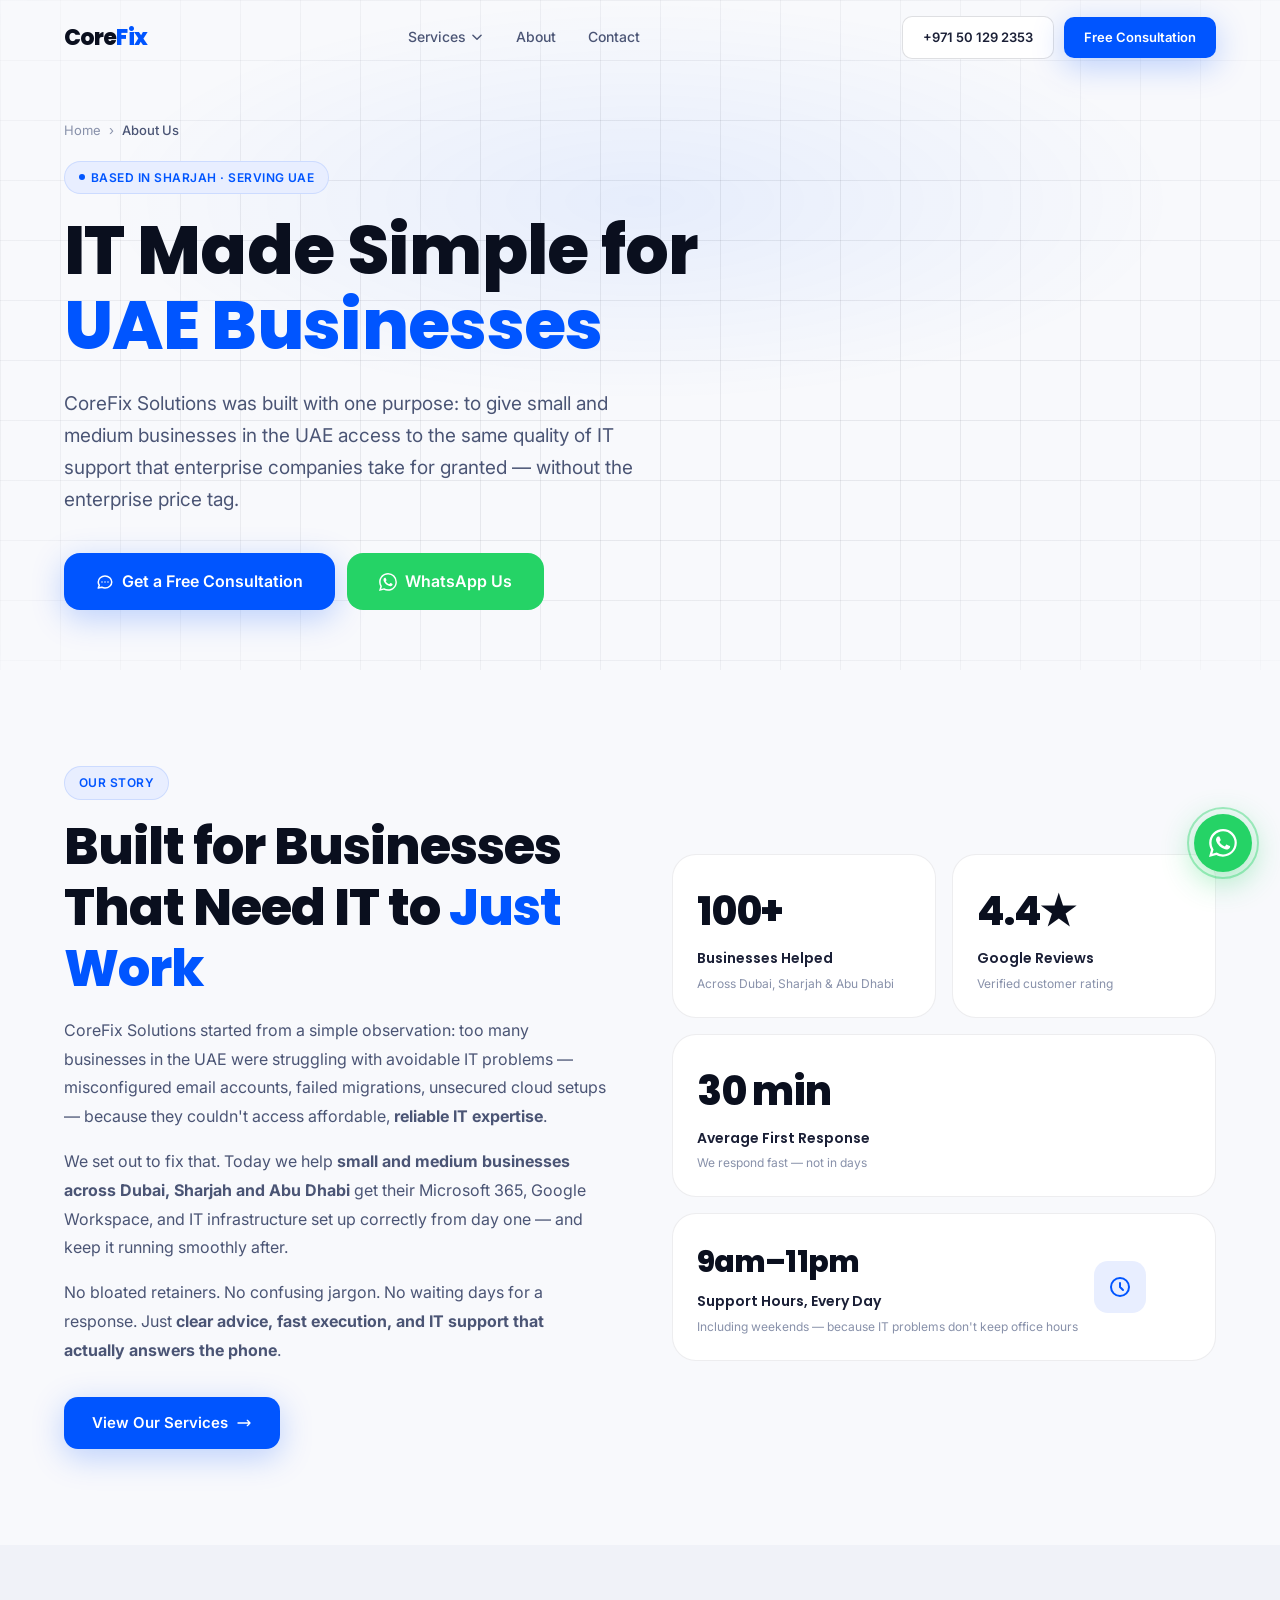
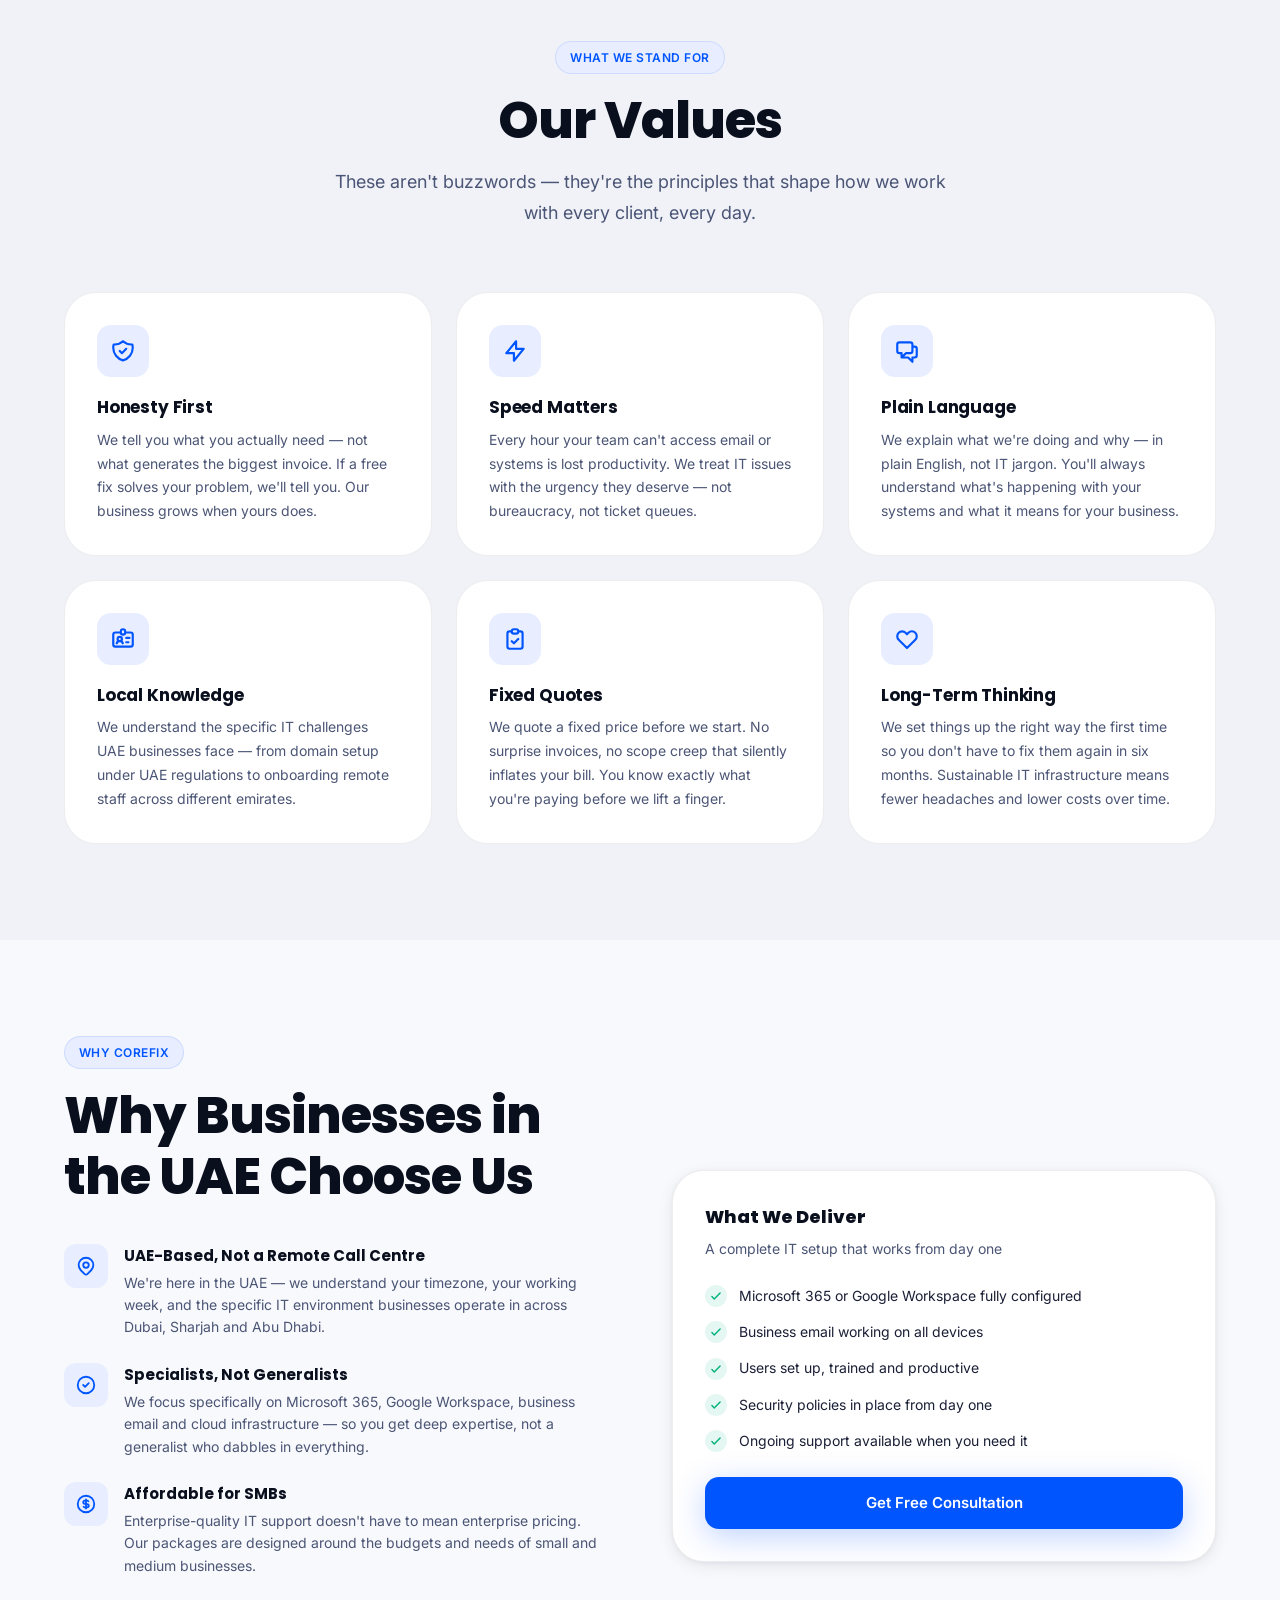
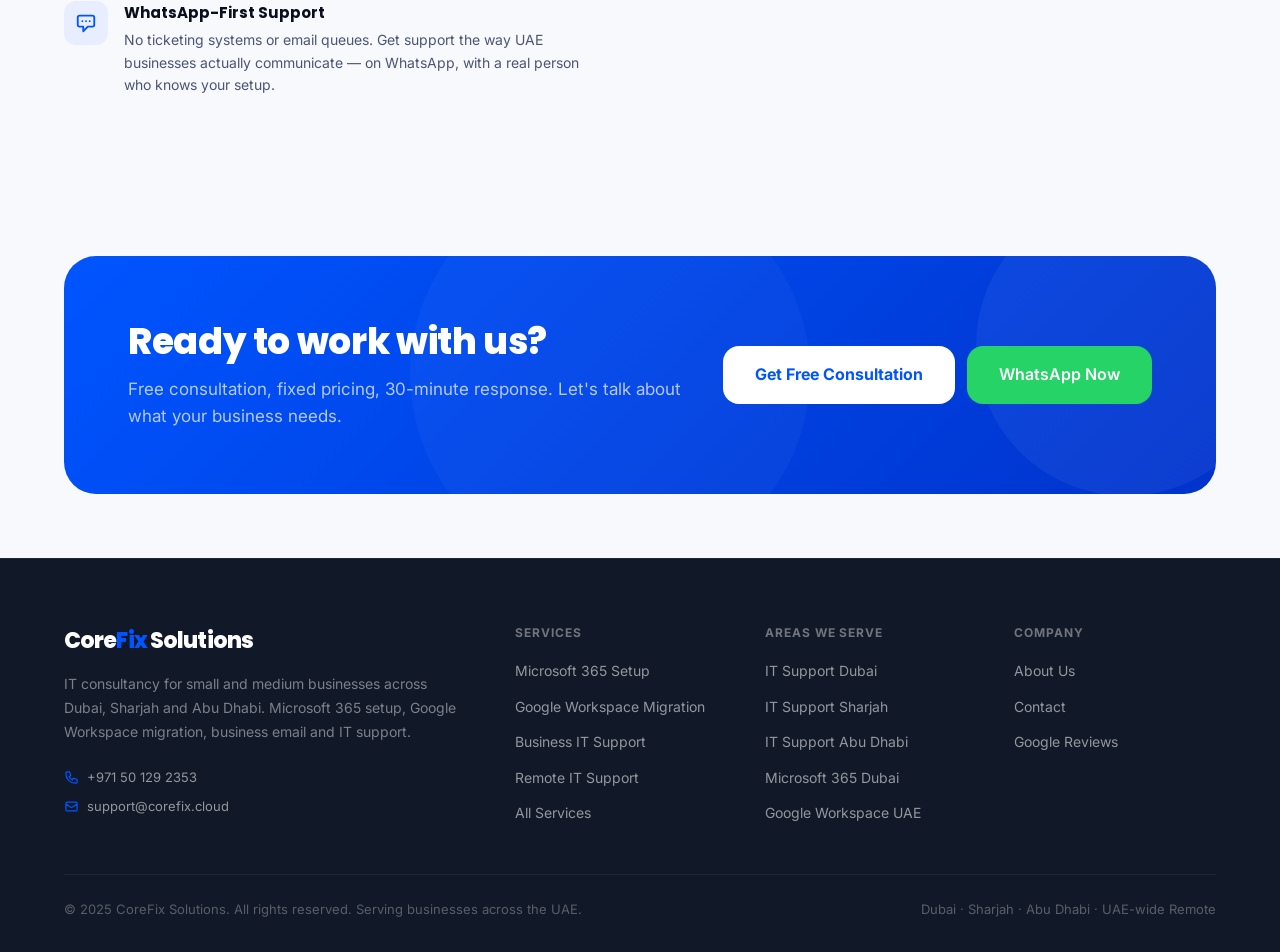
<file: about.html>
<!DOCTYPE html>
<html lang="en">
<head>
<meta charset="UTF-8">
<meta name="viewport" content="width=device-width, initial-scale=1.0">
<meta name="author" content="CoreFix Solutions">
<meta name="robots" content="index, follow, max-snippet:-1, max-image-preview:large, max-video-preview:-1">
<meta name="geo.region" content="AE">
<meta name="geo.placename" content="Dubai, Sharjah, Abu Dhabi, United Arab Emirates">
<link rel="preconnect" href="https://fonts.googleapis.com">
<link rel="preconnect" href="https://fonts.gstatic.com" crossorigin>
<link href="https://fonts.googleapis.com/css2?family=Inter:opsz,wght@14..32,300;14..32,400;14..32,500;14..32,600;14..32,700;14..32,800&family=Poppins:wght@400;500;600;700;800&display=swap" rel="stylesheet">
<link rel="stylesheet" href="style.css">
<link rel="apple-touch-icon" sizes="180x180" href="apple-touch-icon.png">
<link rel="icon" type="image/png" sizes="32x32" href="favicon-32x32.png">
<link rel="icon" type="image/png" sizes="16x16" href="favicon-16x16.png">
<link rel="manifest" href="site.webmanifest">
<!-- Google tag (gtag.js) -->
<script async src="https://www.googletagmanager.com/gtag/js?id=G-E2PS5NH8T0"></script>
<script>window.dataLayer=window.dataLayer||[];function gtag(){dataLayer.push(arguments);}gtag('js',new Date());gtag('config','G-E2PS5NH8T0');</script>
<title>About CoreFix | IT Consultancy Dubai, Sharjah & UAE</title>
<meta name="description" content="CoreFix Solutions — UAE-based IT consultancy helping businesses in Dubai, Sharjah & Abu Dhabi with Microsoft 365, Google Workspace & IT support. Fixed pricing.">
<meta name="keywords" content="CoreFix Solutions, IT consultancy UAE, about CoreFix, IT support Dubai Sharjah Abu Dhabi">
<link rel="canonical" href="https://corefix.cloud/about.html">
<meta property="og:type" content="website">
<meta property="og:site_name" content="CoreFix Solutions">
<meta property="og:title" content="About CoreFix | IT Consultancy Dubai, Sharjah & UAE">
<meta property="og:description" content="CoreFix Solutions — UAE-based IT consultancy helping businesses in Dubai, Sharjah & Abu Dhabi with Microsoft 365, Google Workspace & IT support. Fixed pricing.">
<meta property="og:url" content="https://corefix.cloud/about.html">
<meta property="og:image" content="https://corefix.cloud/og-image.jpg">
<meta property="og:locale" content="en_AE">
<meta name="twitter:card" content="summary_large_image">
<meta name="twitter:title" content="About CoreFix | IT Consultancy Dubai, Sharjah & UAE">
<meta name="twitter:description" content="CoreFix Solutions — UAE-based IT consultancy helping businesses in Dubai, Sharjah & Abu Dhabi with Microsoft 365, Google Workspace & IT support. Fixed pricing.">
<meta name="twitter:image" content="https://corefix.cloud/og-image.jpg">
<script type="application/ld+json">
{"@context":"https://schema.org","@type":"AboutPage","url":"https://corefix.cloud/about.html","name":"About CoreFix Solutions","description":"CoreFix Solutions is a UAE-based IT consultancy helping small and medium businesses in Dubai, Sharjah and Abu Dhabi with Microsoft 365, Google Workspace and IT support.","mainEntity":{"@type":"ProfessionalService","name":"CoreFix Solutions","url":"https://corefix.cloud/","telephone":"+971501292353","email":"support@corefix.cloud","areaServed":[{"@type":"City","name":"Dubai"},{"@type":"City","name":"Sharjah"},{"@type":"City","name":"Abu Dhabi"}]}}
</script>
</head>
<body>
<!-- WhatsApp Float -->
<a href="https://wa.me/971501292353?text=Hi%2C%20I%20need%20IT%20consultancy%20for%20my%20business" target="_blank" rel="noopener noreferrer" class="wa-float" aria-label="Chat on WhatsApp">
  <div class="wa-float-ring"></div>
  <svg fill="currentColor" viewBox="0 0 24 24"><path d="M17.472 14.382c-.297-.149-1.758-.867-2.03-.967-.273-.099-.471-.148-.67.15-.197.297-.767.966-.94 1.164-.173.199-.347.223-.644.075-.297-.15-1.255-.463-2.39-1.475-.883-.788-1.48-1.761-1.653-2.059-.173-.297-.018-.458.13-.606.134-.133.298-.347.446-.52.149-.174.198-.298.298-.497.099-.198.05-.371-.025-.52-.075-.149-.669-1.612-.916-2.207-.242-.579-.487-.5-.669-.51-.173-.008-.371-.01-.57-.01-.198 0-.52.074-.792.372-.272.297-1.04 1.016-1.04 2.479 0 1.462 1.065 2.875 1.213 3.074.149.198 2.096 3.2 5.077 4.487.709.306 1.262.489 1.694.625.712.227 1.36.195 1.871.118.571-.085 1.758-.719 2.006-1.413.248-.694.248-1.289.173-1.413-.074-.124-.272-.198-.57-.347m-5.421 7.403h-.004a9.87 9.87 0 01-5.031-1.378l-.361-.214-3.741.982.998-3.648-.235-.374a9.86 9.86 0 01-1.51-5.26c.001-5.45 4.436-9.884 9.888-9.884 2.64 0 5.122 1.03 6.988 2.898a9.825 9.825 0 012.893 6.994c-.003 5.45-4.437 9.884-9.885 9.884m8.413-18.297A11.815 11.815 0 0012.05 0C5.495 0 .16 5.335.157 11.892c0 2.096.547 4.142 1.588 5.945L0 24l6.335-1.662c1.72.94 3.659 1.437 5.63 1.438h.005c6.554 0 11.89-5.335 11.893-11.893a11.821 11.821 0 00-3.48-8.413Z"/></svg>
</a>
<!-- NAV -->
<nav id="nav">
  <div class="container">
    <div class="nav-inner">
      <a href="index.html" class="nav-logo">Core<span>Fix</span></a>
      <ul class="nav-links">
        <li class="dd">
          <a href="services.html">Services <svg class="dd-arrow" fill="none" stroke="currentColor" viewBox="0 0 24 24"><path stroke-linecap="round" stroke-linejoin="round" stroke-width="2.5" d="M19 9l-7 7-7-7"/></svg></a>
          <div class="dd-menu">
            <a href="microsoft-365.html"><div class="dd-icon"><svg fill="none" stroke="currentColor" viewBox="0 0 24 24"><path stroke-linecap="round" stroke-linejoin="round" stroke-width="2" d="M9 17V7m0 10a2 2 0 01-2 2H5a2 2 0 01-2-2V7a2 2 0 012-2h2a2 2 0 012 2m0 10a2 2 0 002 2h2a2 2 0 002-2M9 7a2 2 0 012-2h2a2 2 0 012 2m0 10V7m0 10a2 2 0 002 2h2a2 2 0 002-2V7a2 2 0 00-2-2h-2a2 2 0 00-2 2"/></svg></div><div><div style="font-weight:700;font-size:13px;color:var(--text)">Microsoft 365</div><div style="font-size:12px;color:var(--text-3)">Setup &amp; management</div></div></a>
            <a href="google-workspace.html"><div class="dd-icon"><svg fill="none" stroke="currentColor" viewBox="0 0 24 24"><path stroke-linecap="round" stroke-linejoin="round" stroke-width="2" d="M3 8l7.89 5.26a2 2 0 002.22 0L21 8M5 19h14a2 2 0 002-2V7a2 2 0 00-2-2H5a2 2 0 00-2 2v10a2 2 0 002 2z"/></svg></div><div><div style="font-weight:700;font-size:13px;color:var(--text)">Google Workspace</div><div style="font-size:12px;color:var(--text-3)">Migration &amp; setup</div></div></a>
            <a href="it-support.html"><div class="dd-icon"><svg fill="none" stroke="currentColor" viewBox="0 0 24 24"><path stroke-linecap="round" stroke-linejoin="round" stroke-width="2" d="M10.325 4.317c.426-1.756 2.924-1.756 3.35 0a1.724 1.724 0 002.573 1.066c1.543-.94 3.31.826 2.37 2.37a1.724 1.724 0 001.065 2.572c1.756.426 1.756 2.924 0 3.35a1.724 1.724 0 00-1.066 2.573c.94 1.543-.826 3.31-2.37 2.37a1.724 1.724 0 00-2.572 1.065c-.426 1.756-2.924 1.756-3.35 0a1.724 1.724 0 00-2.573-1.066c-1.543.94-3.31-.826-2.37-2.37a1.724 1.724 0 00-1.065-2.572c-1.756-.426-1.756-2.924 0-3.35a1.724 1.724 0 001.066-2.573c-.94-1.543.826-3.31 2.37-2.37.996.608 2.296.07 2.572-1.065z"/><path stroke-linecap="round" stroke-linejoin="round" stroke-width="2" d="M15 12a3 3 0 11-6 0 3 3 0 016 0z"/></svg></div><div><div style="font-weight:700;font-size:13px;color:var(--text)">IT Support</div><div style="font-size:12px;color:var(--text-3)">Ongoing &amp; project</div></div></a>
            <div class="dd-divider"></div>
            <a href="remote-support.html"><div class="dd-icon" style="background:rgba(0,179,126,0.1)"><svg fill="none" stroke="currentColor" viewBox="0 0 24 24" style="color:var(--success)"><path stroke-linecap="round" stroke-linejoin="round" stroke-width="2" d="M9.75 17L9 20l-1 1h8l-1-1-.75-3M3 13h18M5 17h14a2 2 0 002-2V5a2 2 0 00-2-2H5a2 2 0 00-2 2v10a2 2 0 002 2z"/></svg></div><div><div style="font-weight:700;font-size:13px;color:var(--success)">Remote Support</div><div style="font-size:12px;color:var(--text-3)">Available now · UAE-wide</div></div></a>
          </div>
        </li>
        <li><a href="about.html">About</a></li>
        <li><a href="contact.html">Contact</a></li>
      </ul>
      <div class="nav-cta">
        <a href="tel:+971501292353" class="btn btn-secondary btn-sm">+971 50 129 2353</a>
        <a href="contact.html" class="btn btn-primary btn-sm">Free Consultation</a>
        <button id="ham-btn" onclick="toggleNav()" aria-label="Toggle menu"><svg id="ham-icon" fill="none" stroke="currentColor" viewBox="0 0 24 24"><path stroke-linecap="round" stroke-linejoin="round" stroke-width="2" d="M4 6h16M4 12h16M4 18h16"/></svg></button>
      </div>
    </div>
  </div>
</nav>
<!-- MOBILE NAV -->
<div id="mob-nav">
  <p class="mob-label">Services</p>
  <a href="microsoft-365.html" onclick="closeNav()" class="mob-sub">Microsoft 365 Setup &amp; Management</a>
  <a href="google-workspace.html" onclick="closeNav()" class="mob-sub">Google Workspace Migration</a>
  <a href="it-support.html" onclick="closeNav()" class="mob-sub">IT Support for Business</a>
  <a href="remote-support.html" onclick="closeNav()" class="mob-sub" style="color:var(--success)">⚡ Remote Support — Available Now</a>
  <a href="about.html" onclick="closeNav()" class="mob-link">About</a>
  <a href="contact.html" onclick="closeNav()" class="mob-link">Contact</a>
  <div style="margin-top:auto;padding-top:32px;display:flex;flex-direction:column;gap:12px;">
    <a href="contact.html" class="btn btn-primary btn-lg" onclick="closeNav()">Get Free Consultation</a>
    <a href="https://wa.me/971501292353" target="_blank" rel="noopener" class="btn btn-wa btn-lg">WhatsApp Us Now</a>
  </div>
</div>

<!-- PAGE HERO -->
<header class="page-hero" aria-label="About CoreFix Solutions">
  <div class="page-hero-grid-bg"></div>
  <div class="container">
    <div class="page-hero-inner">
      <nav class="breadcrumb" aria-label="Breadcrumb"><a href="/">Home</a><span>&#8250;</span><span class="active">About Us</span></nav>
      <div class="page-hero-eyebrow"><span class="tag tag-blue"><span class="tag-dot"></span>Based in Sharjah &middot; Serving UAE</span></div>
      <h1 class="page-hero-h1">IT Made Simple for<br><span class="accent-line">UAE Businesses</span></h1>
      <p class="page-hero-sub">CoreFix Solutions was built with one purpose: to give small and medium businesses in the UAE access to the same quality of IT support that enterprise companies take for granted — without the enterprise price tag.</p>
      <div class="page-hero-ctas">
        <a href="contact.html" class="btn btn-primary btn-lg"><svg fill="none" stroke="currentColor" viewBox="0 0 24 24" width="18" height="18"><path stroke-linecap="round" stroke-linejoin="round" stroke-width="2" d="M8 12h.01M12 12h.01M16 12h.01M21 12c0 4.418-4.03 8-9 8a9.863 9.863 0 01-4.255-.949L3 20l1.395-3.72C3.512 15.042 3 13.574 3 12c0-4.418 4.03-8 9-8s9 3.582 9 8z"/></svg>Get a Free Consultation</a>
        <a href="https://wa.me/971501292353?text=Hi%2C%20I%27d%20like%20to%20know%20more%20about%20CoreFix" target="_blank" rel="noopener noreferrer" class="btn btn-wa btn-lg"><svg fill="currentColor" viewBox="0 0 24 24" width="18" height="18"><path d="M17.472 14.382c-.297-.149-1.758-.867-2.03-.967-.273-.099-.471-.148-.67.15-.197.297-.767.966-.94 1.164-.173.199-.347.223-.644.075-.297-.15-1.255-.463-2.39-1.475-.883-.788-1.48-1.761-1.653-2.059-.173-.297-.018-.458.13-.606.134-.133.298-.347.446-.52.149-.174.198-.298.298-.497.099-.198.05-.371-.025-.52-.075-.149-.669-1.612-.916-2.207-.242-.579-.487-.5-.669-.51-.173-.008-.371-.01-.57-.01-.198 0-.52.074-.792.372-.272.297-1.04 1.016-1.04 2.479 0 1.462 1.065 2.875 1.213 3.074.149.198 2.096 3.2 5.077 4.487.709.306 1.262.489 1.694.625.712.227 1.36.195 1.871.118.571-.085 1.758-.719 2.006-1.413.248-.694.248-1.289.173-1.413-.074-.124-.272-.198-.57-.347m-5.421 7.403h-.004a9.87 9.87 0 01-5.031-1.378l-.361-.214-3.741.982.998-3.648-.235-.374a9.86 9.86 0 01-1.51-5.26c.001-5.45 4.436-9.884 9.888-9.884 2.64 0 5.122 1.03 6.988 2.898a9.825 9.825 0 012.893 6.994c-.003 5.45-4.437 9.884-9.885 9.884m8.413-18.297A11.815 11.815 0 0012.05 0C5.495 0 .16 5.335.157 11.892c0 2.096.547 4.142 1.588 5.945L0 24l6.335-1.662c1.72.94 3.659 1.437 5.63 1.438h.005c6.554 0 11.89-5.335 11.893-11.893a11.821 11.821 0 00-3.48-8.413Z"/></svg>WhatsApp Us</a>
      </div>
    </div>
  </div>
</header>

<!-- OUR STORY -->
<section class="section" aria-labelledby="story-heading">
  <div class="container">
    <div class="story-grid">
      <div class="story-left reveal">
        <div class="section-tag"><span class="tag tag-blue">Our Story</span></div>
        <h2 id="story-heading" class="section-h2">Built for Businesses That Need IT to <em style="font-style:normal;color:var(--accent)">Just Work</em></h2>
        <p class="story-text">CoreFix Solutions started from a simple observation: too many businesses in the UAE were struggling with avoidable IT problems — misconfigured email accounts, failed migrations, unsecured cloud setups — because they couldn't access affordable, <strong>reliable IT expertise</strong>.</p>
        <p class="story-text">We set out to fix that. Today we help <strong>small and medium businesses across Dubai, Sharjah and Abu Dhabi</strong> get their Microsoft 365, Google Workspace, and IT infrastructure set up correctly from day one — and keep it running smoothly after.</p>
        <p class="story-text">No bloated retainers. No confusing jargon. No waiting days for a response. Just <strong>clear advice, fast execution, and IT support that actually answers the phone</strong>.</p>
        <div style="margin-top:32px"><a href="services.html" class="btn btn-primary">View Our Services <svg fill="none" stroke="currentColor" viewBox="0 0 24 24" width="16" height="16"><path stroke-linecap="round" stroke-linejoin="round" stroke-width="2" d="M17 8l4 4m0 0l-4 4m4-4H3"/></svg></a></div>
      </div>
      <div class="story-right reveal reveal-delay-2">
        <div class="stat-row">
          <div class="stat-card"><div class="stat-number">100+</div><div class="stat-label">Businesses Helped</div><div class="stat-sub">Across Dubai, Sharjah &amp; Abu Dhabi</div></div>
          <div class="stat-card"><div class="stat-number">4.4&#9733;</div><div class="stat-label">Google Reviews</div><div class="stat-sub">Verified customer rating</div></div>
        </div>
        <div class="stat-card"><div class="stat-number">30 min</div><div class="stat-label">Average First Response</div><div class="stat-sub">We respond fast — not in days</div></div>
        <div class="stat-card">
          <div style="display:flex;align-items:center;gap:16px">
            <div><div class="stat-number" style="font-size:30px">9am–11pm</div><div class="stat-label">Support Hours, Every Day</div><div class="stat-sub">Including weekends — because IT problems don't keep office hours</div></div>
            <div style="flex-shrink:0;width:52px;height:52px;border-radius:14px;background:var(--accent-light);display:flex;align-items:center;justify-content:center"><svg fill="none" stroke="currentColor" viewBox="0 0 24 24" width="24" height="24" style="color:var(--accent)"><path stroke-linecap="round" stroke-linejoin="round" stroke-width="2" d="M12 8v4l3 3m6-3a9 9 0 11-18 0 9 9 0 0118 0z"/></svg></div>
          </div>
        </div>
      </div>
    </div>
  </div>
</section>

<!-- OUR VALUES -->
<section class="section section-alt" aria-labelledby="values-heading">
  <div class="container">
    <div class="section-header">
      <div class="section-tag"><span class="tag tag-blue">What We Stand For</span></div>
      <h2 id="values-heading" class="section-h2">Our Values</h2>
      <p class="section-sub">These aren't buzzwords — they're the principles that shape how we work with every client, every day.</p>
    </div>
    <div class="values-grid">
      <div class="vcard reveal"><div class="vcard-icon"><svg fill="none" stroke="currentColor" viewBox="0 0 24 24"><path stroke-linecap="round" stroke-linejoin="round" stroke-width="2" d="M9 12l2 2 4-4m5.618-4.016A11.955 11.955 0 0112 2.944a11.955 11.955 0 01-8.618 3.04A12.02 12.02 0 003 9c0 5.591 3.824 10.29 9 11.622 5.176-1.332 9-6.03 9-11.622 0-1.042-.133-2.052-.382-3.016z"/></svg></div><h3 class="vcard-title">Honesty First</h3><p class="vcard-desc">We tell you what you actually need — not what generates the biggest invoice. If a free fix solves your problem, we'll tell you. Our business grows when yours does.</p></div>
      <div class="vcard reveal reveal-delay-1"><div class="vcard-icon"><svg fill="none" stroke="currentColor" viewBox="0 0 24 24"><path stroke-linecap="round" stroke-linejoin="round" stroke-width="2" d="M13 10V3L4 14h7v7l9-11h-7z"/></svg></div><h3 class="vcard-title">Speed Matters</h3><p class="vcard-desc">Every hour your team can't access email or systems is lost productivity. We treat IT issues with the urgency they deserve — not bureaucracy, not ticket queues.</p></div>
      <div class="vcard reveal reveal-delay-2"><div class="vcard-icon"><svg fill="none" stroke="currentColor" viewBox="0 0 24 24"><path stroke-linecap="round" stroke-linejoin="round" stroke-width="2" d="M17 8h2a2 2 0 012 2v6a2 2 0 01-2 2h-2v4l-4-4H9a1.994 1.994 0 01-1.414-.586m0 0L11 14h4a2 2 0 002-2V6a2 2 0 00-2-2H5a2 2 0 00-2 2v6a2 2 0 002 2h2v4l.586-.586z"/></svg></div><h3 class="vcard-title">Plain Language</h3><p class="vcard-desc">We explain what we're doing and why — in plain English, not IT jargon. You'll always understand what's happening with your systems and what it means for your business.</p></div>
      <div class="vcard reveal"><div class="vcard-icon"><svg fill="none" stroke="currentColor" viewBox="0 0 24 24"><path stroke-linecap="round" stroke-linejoin="round" stroke-width="2" d="M10 6H5a2 2 0 00-2 2v9a2 2 0 002 2h14a2 2 0 002-2V8a2 2 0 00-2-2h-5m-4 0V5a2 2 0 114 0v1m-4 0a2 2 0 104 0m-5 8a2 2 0 100-4 2 2 0 000 4zm0 0c1.306 0 2.417.835 2.83 2M9 14a3.001 3.001 0 00-2.83 2M15 11h3m-3 4h2"/></svg></div><h3 class="vcard-title">Local Knowledge</h3><p class="vcard-desc">We understand the specific IT challenges UAE businesses face — from domain setup under UAE regulations to onboarding remote staff across different emirates.</p></div>
      <div class="vcard reveal reveal-delay-1"><div class="vcard-icon"><svg fill="none" stroke="currentColor" viewBox="0 0 24 24"><path stroke-linecap="round" stroke-linejoin="round" stroke-width="2" d="M9 5H7a2 2 0 00-2 2v12a2 2 0 002 2h10a2 2 0 002-2V7a2 2 0 00-2-2h-2M9 5a2 2 0 002 2h2a2 2 0 002-2M9 5a2 2 0 012-2h2a2 2 0 012 2m-6 9l2 2 4-4"/></svg></div><h3 class="vcard-title">Fixed Quotes</h3><p class="vcard-desc">We quote a fixed price before we start. No surprise invoices, no scope creep that silently inflates your bill. You know exactly what you're paying before we lift a finger.</p></div>
      <div class="vcard reveal reveal-delay-2"><div class="vcard-icon"><svg fill="none" stroke="currentColor" viewBox="0 0 24 24"><path stroke-linecap="round" stroke-linejoin="round" stroke-width="2" d="M4.318 6.318a4.5 4.5 0 000 6.364L12 20.364l7.682-7.682a4.5 4.5 0 00-6.364-6.364L12 7.636l-1.318-1.318a4.5 4.5 0 00-6.364 0z"/></svg></div><h3 class="vcard-title">Long-Term Thinking</h3><p class="vcard-desc">We set things up the right way the first time so you don't have to fix them again in six months. Sustainable IT infrastructure means fewer headaches and lower costs over time.</p></div>
    </div>
  </div>
</section>

<!-- WHY US -->
<section class="section" aria-labelledby="why-heading">
  <div class="container">
    <div class="why-grid">
      <div class="why-left reveal">
        <div class="section-tag"><span class="tag tag-blue">Why CoreFix</span></div>
        <h2 id="why-heading" class="section-h2">Why Businesses in the UAE Choose Us</h2>
        <ul class="why-points">
          <li class="why-point"><div class="why-icon"><svg fill="none" stroke="currentColor" viewBox="0 0 24 24"><path stroke-linecap="round" stroke-linejoin="round" stroke-width="2" d="M17.657 16.657L13.414 20.9a1.998 1.998 0 01-2.827 0l-4.244-4.243a8 8 0 1111.314 0z"/><path stroke-linecap="round" stroke-linejoin="round" stroke-width="2" d="M15 11a3 3 0 11-6 0 3 3 0 016 0z"/></svg></div><div><div class="why-point-title">UAE-Based, Not a Remote Call Centre</div><div class="why-point-text">We're here in the UAE — we understand your timezone, your working week, and the specific IT environment businesses operate in across Dubai, Sharjah and Abu Dhabi.</div></div></li>
          <li class="why-point"><div class="why-icon"><svg fill="none" stroke="currentColor" viewBox="0 0 24 24"><path stroke-linecap="round" stroke-linejoin="round" stroke-width="2" d="M9 12l2 2 4-4m6 2a9 9 0 11-18 0 9 9 0 0118 0z"/></svg></div><div><div class="why-point-title">Specialists, Not Generalists</div><div class="why-point-text">We focus specifically on Microsoft 365, Google Workspace, business email and cloud infrastructure — so you get deep expertise, not a generalist who dabbles in everything.</div></div></li>
          <li class="why-point"><div class="why-icon"><svg fill="none" stroke="currentColor" viewBox="0 0 24 24"><path stroke-linecap="round" stroke-linejoin="round" stroke-width="2" d="M12 8c-1.657 0-3 .895-3 2s1.343 2 3 2 3 .895 3 2-1.343 2-3 2m0-8c1.11 0 2.08.402 2.599 1M12 8V7m0 1v8m0 0v1m0-1c-1.11 0-2.08-.402-2.599-1M21 12a9 9 0 11-18 0 9 9 0 0118 0z"/></svg></div><div><div class="why-point-title">Affordable for SMBs</div><div class="why-point-text">Enterprise-quality IT support doesn't have to mean enterprise pricing. Our packages are designed around the budgets and needs of small and medium businesses.</div></div></li>
          <li class="why-point"><div class="why-icon"><svg fill="none" stroke="currentColor" viewBox="0 0 24 24"><path stroke-linecap="round" stroke-linejoin="round" stroke-width="2" d="M8 10h.01M12 10h.01M16 10h.01M9 16H5a2 2 0 01-2-2V6a2 2 0 012-2h14a2 2 0 012 2v8a2 2 0 01-2 2h-5l-5 5v-5z"/></svg></div><div><div class="why-point-title">WhatsApp-First Support</div><div class="why-point-text">No ticketing systems or email queues. Get support the way UAE businesses actually communicate — on WhatsApp, with a real person who knows your setup.</div></div></li>
        </ul>
      </div>
      <div class="why-visual reveal reveal-delay-2">
        <div class="why-main-card">
          <div class="why-main-card-title">What We Deliver</div>
          <div class="why-main-card-sub">A complete IT setup that works from day one</div>
          <ul class="why-checklist">
            <li><div class="why-check"><svg fill="none" stroke="currentColor" viewBox="0 0 24 24"><path stroke-linecap="round" stroke-linejoin="round" stroke-width="2.5" d="M5 13l4 4L19 7"/></svg></div>Microsoft 365 or Google Workspace fully configured</li>
            <li><div class="why-check"><svg fill="none" stroke="currentColor" viewBox="0 0 24 24"><path stroke-linecap="round" stroke-linejoin="round" stroke-width="2.5" d="M5 13l4 4L19 7"/></svg></div>Business email working on all devices</li>
            <li><div class="why-check"><svg fill="none" stroke="currentColor" viewBox="0 0 24 24"><path stroke-linecap="round" stroke-linejoin="round" stroke-width="2.5" d="M5 13l4 4L19 7"/></svg></div>Users set up, trained and productive</li>
            <li><div class="why-check"><svg fill="none" stroke="currentColor" viewBox="0 0 24 24"><path stroke-linecap="round" stroke-linejoin="round" stroke-width="2.5" d="M5 13l4 4L19 7"/></svg></div>Security policies in place from day one</li>
            <li><div class="why-check"><svg fill="none" stroke="currentColor" viewBox="0 0 24 24"><path stroke-linecap="round" stroke-linejoin="round" stroke-width="2.5" d="M5 13l4 4L19 7"/></svg></div>Ongoing support available when you need it</li>
          </ul>
          <div style="margin-top:24px"><a href="contact.html" class="btn btn-primary" style="width:100%;justify-content:center">Get Free Consultation</a></div>
        </div>
      </div>
    </div>
  </div>
</section>

<!-- CTA -->
<section class="section-sm">
  <div class="container">
    <div class="cta-banner reveal">
      <div class="cta-banner-text">
        <h2 class="cta-banner-title">Ready to work with us?</h2>
        <p class="cta-banner-sub">Free consultation, fixed pricing, 30-minute response. Let's talk about what your business needs.</p>
      </div>
      <div class="cta-banner-actions">
        <a href="contact.html" class="btn btn-lg" style="background:white;color:var(--accent);font-weight:700">Get Free Consultation</a>
        <a href="https://wa.me/971501292353" target="_blank" rel="noopener" class="btn btn-wa btn-lg">WhatsApp Now</a>
      </div>
    </div>
  </div>
</section>
<!-- FOOTER -->
<footer>
  <div class="container">
    <div class="footer-grid">
      <div>
        <div class="footer-logo">Core<span>Fix</span> Solutions</div>
        <p class="footer-desc">IT consultancy for small and medium businesses across Dubai, Sharjah and Abu Dhabi. Microsoft 365 setup, Google Workspace migration, business email and IT support.</p>
        <div class="footer-contact-item"><svg fill="none" stroke="currentColor" viewBox="0 0 24 24"><path stroke-linecap="round" stroke-linejoin="round" stroke-width="2" d="M3 5a2 2 0 012-2h3.28a1 1 0 01.948.684l1.498 4.493a1 1 0 01-.502 1.21l-2.257 1.13a11.042 11.042 0 005.516 5.516l1.13-2.257a1 1 0 011.21-.502l4.493 1.498a1 1 0 01.684.949V19a2 2 0 01-2 2h-1C9.716 21 3 14.284 3 6V5z"/></svg><a href="tel:+971501292353">+971 50 129 2353</a></div>
        <div class="footer-contact-item"><svg fill="none" stroke="currentColor" viewBox="0 0 24 24"><path stroke-linecap="round" stroke-linejoin="round" stroke-width="2" d="M3 8l7.89 5.26a2 2 0 002.22 0L21 8M5 19h14a2 2 0 002-2V7a2 2 0 00-2-2H5a2 2 0 00-2 2v10a2 2 0 002 2z"/></svg><a href="mailto:support@corefix.cloud">support@corefix.cloud</a></div>
      </div>
      <div>
        <p class="footer-heading">Services</p>
        <ul class="footer-links">
          <li><a href="microsoft-365.html">Microsoft 365 Setup</a></li>
          <li><a href="google-workspace.html">Google Workspace Migration</a></li>
          <li><a href="it-support.html">Business IT Support</a></li>
          <li><a href="remote-support.html">Remote IT Support</a></li>
          <li><a href="services.html">All Services</a></li>
        </ul>
      </div>
      <div>
        <p class="footer-heading">Areas We Serve</p>
        <ul class="footer-links">
          <li><a href="it-support-dubai.html">IT Support Dubai</a></li>
          <li><a href="it-support-sharjah.html">IT Support Sharjah</a></li>
          <li><a href="it-support-abu-dhabi.html">IT Support Abu Dhabi</a></li>
          <li><a href="microsoft-365-dubai.html">Microsoft 365 Dubai</a></li>
          <li><a href="google-workspace-uae.html">Google Workspace UAE</a></li>
        </ul>
      </div>
      <div>
        <p class="footer-heading">Company</p>
        <ul class="footer-links">
          <li><a href="about.html">About Us</a></li>
          <li><a href="contact.html">Contact</a></li>
          <li><a href="https://share.google/1KY686doRgPydYVxl" target="_blank" rel="noopener noreferrer">Google Reviews</a></li>
        </ul>
      </div>
    </div>
    <div class="footer-bottom">
      <p class="footer-copy">&copy; 2025 CoreFix Solutions. All rights reserved. Serving businesses across the UAE.</p>
      <p class="footer-areas">Dubai &middot; Sharjah &middot; Abu Dhabi &middot; UAE-wide Remote</p>
    </div>
  </div>
</footer>

<script>
(function(){
  // Nav scroll
  function upd(){document.getElementById('nav').classList.toggle('scrolled',window.scrollY>20);}
  window.addEventListener('scroll',upd);upd();
  // Reveal
  var els=document.querySelectorAll('.reveal');
  if(els.length){var ob=new IntersectionObserver(function(e){e.forEach(function(x){if(x.isIntersecting){x.target.classList.add('visible');ob.unobserve(x.target);}});},{threshold:0.12});els.forEach(function(e){ob.observe(e);});}
  // Dropdown
  var dds=document.querySelectorAll('.nav-links .dd');
  dds.forEach(function(d){var t;function o(){clearTimeout(t);dds.forEach(function(x){if(x!==d)x.classList.remove('dd-open');});d.classList.add('dd-open');}function c(){t=setTimeout(function(){d.classList.remove('dd-open');},120);}d.addEventListener('mouseenter',o);d.addEventListener('mouseleave',c);var m=d.querySelector('.dd-menu');if(m){m.addEventListener('mouseenter',o);m.addEventListener('mouseleave',c);}document.addEventListener('click',function(e){if(!d.contains(e.target))d.classList.remove('dd-open');});});
})();
var navOpen=false;
function toggleNav(){navOpen=!navOpen;document.getElementById('mob-nav').classList.toggle('open',navOpen);document.body.style.overflow=navOpen?'hidden':'';var p=navOpen?'M6 18L18 6M6 6l12 12':'M4 6h16M4 12h16M4 18h16';document.getElementById('ham-icon').querySelector('path').setAttribute('d',p);}
function closeNav(){if(navOpen)toggleNav();}
// FAQ
function toggleFaq(el){var fa=el.nextElementSibling;var isOpen=fa.classList.contains('open');document.querySelectorAll('.fq').forEach(function(q){q.classList.remove('open');q.nextElementSibling.classList.remove('open');});if(!isOpen){el.classList.add('open');fa.classList.add('open');}}
// Contact form
var form=document.getElementById('contact-form');
if(form){form.addEventListener('submit',function(e){e.preventDefault();var d=new FormData(form);fetch(form.action,{method:'POST',body:d,headers:{'Accept':'application/json'}}).then(function(r){if(r.ok){document.getElementById('modal').classList.add('open');form.reset();}else{alert('Something went wrong. Please WhatsApp us directly.');}}).catch(function(){alert('Something went wrong. Please WhatsApp us directly.');});});}
function closeModal(){document.getElementById('modal').classList.remove('open');}
</script>

</body>
</html>
</file>
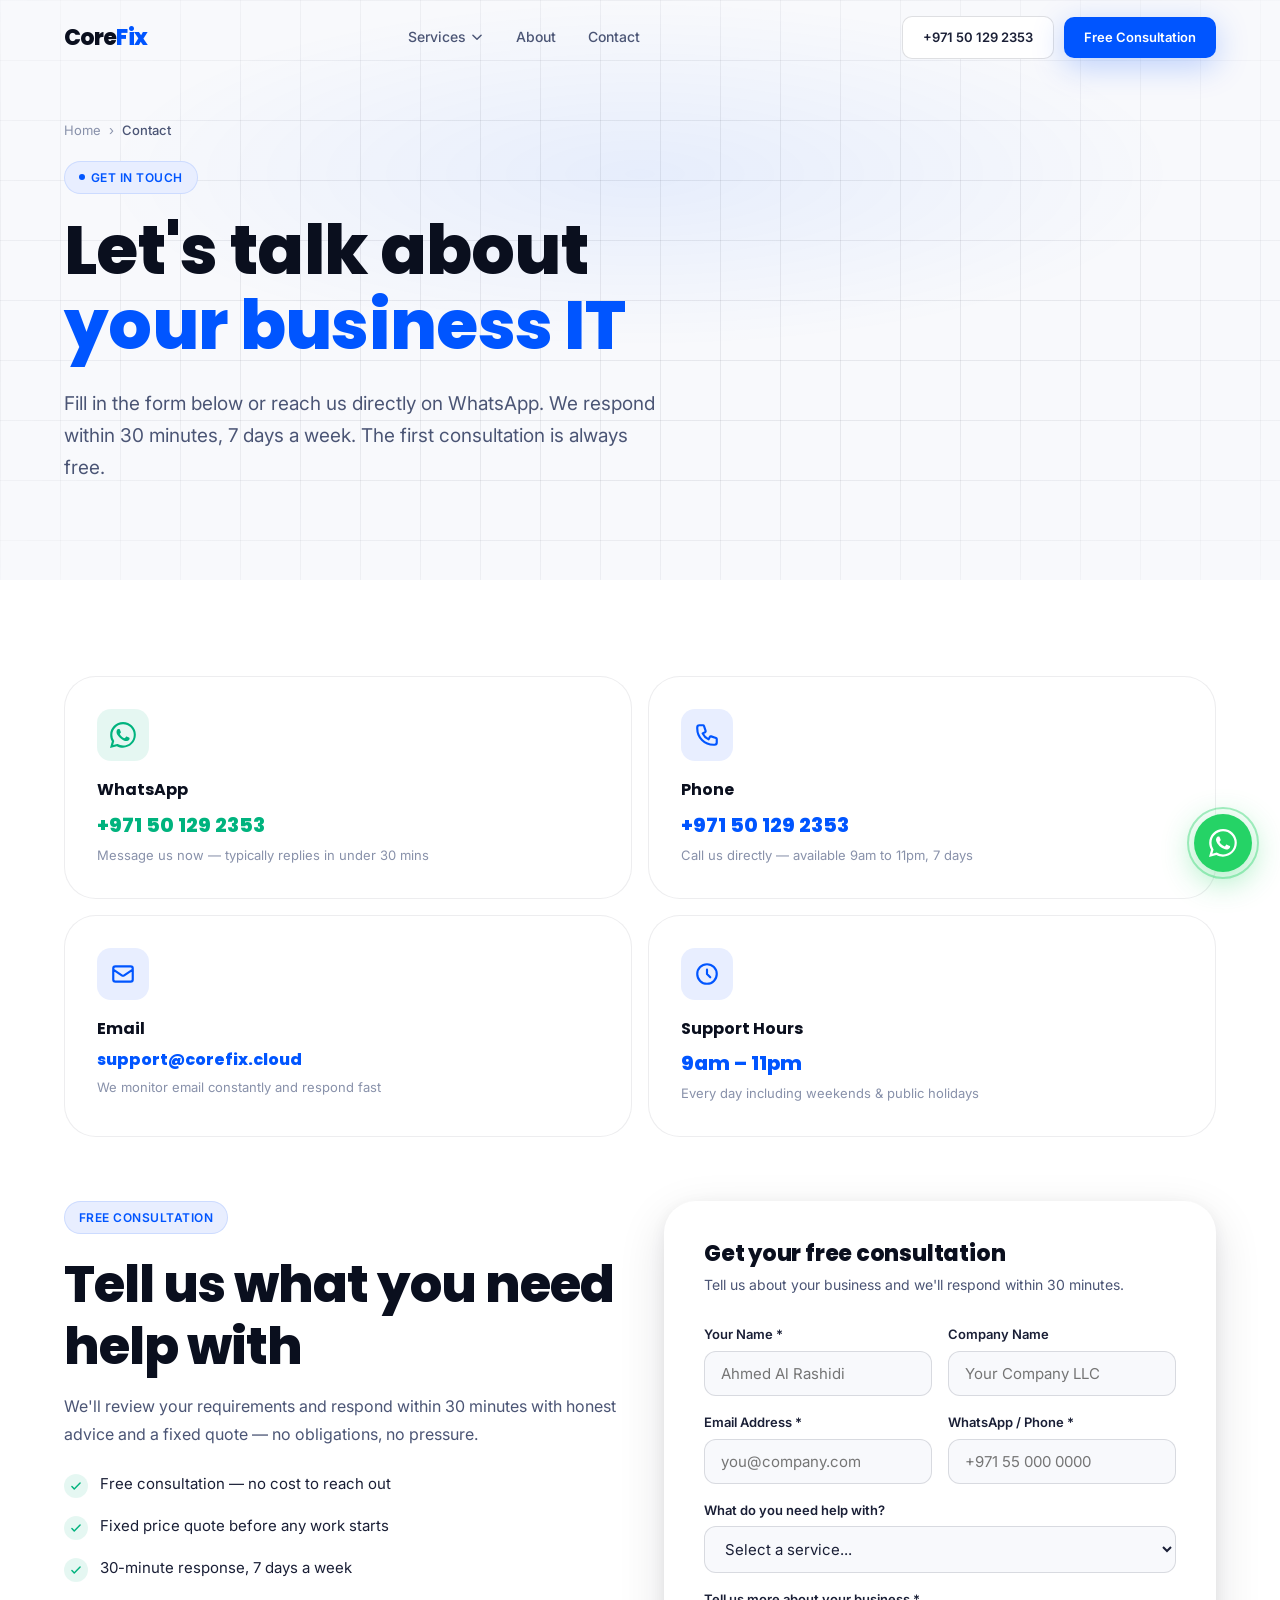
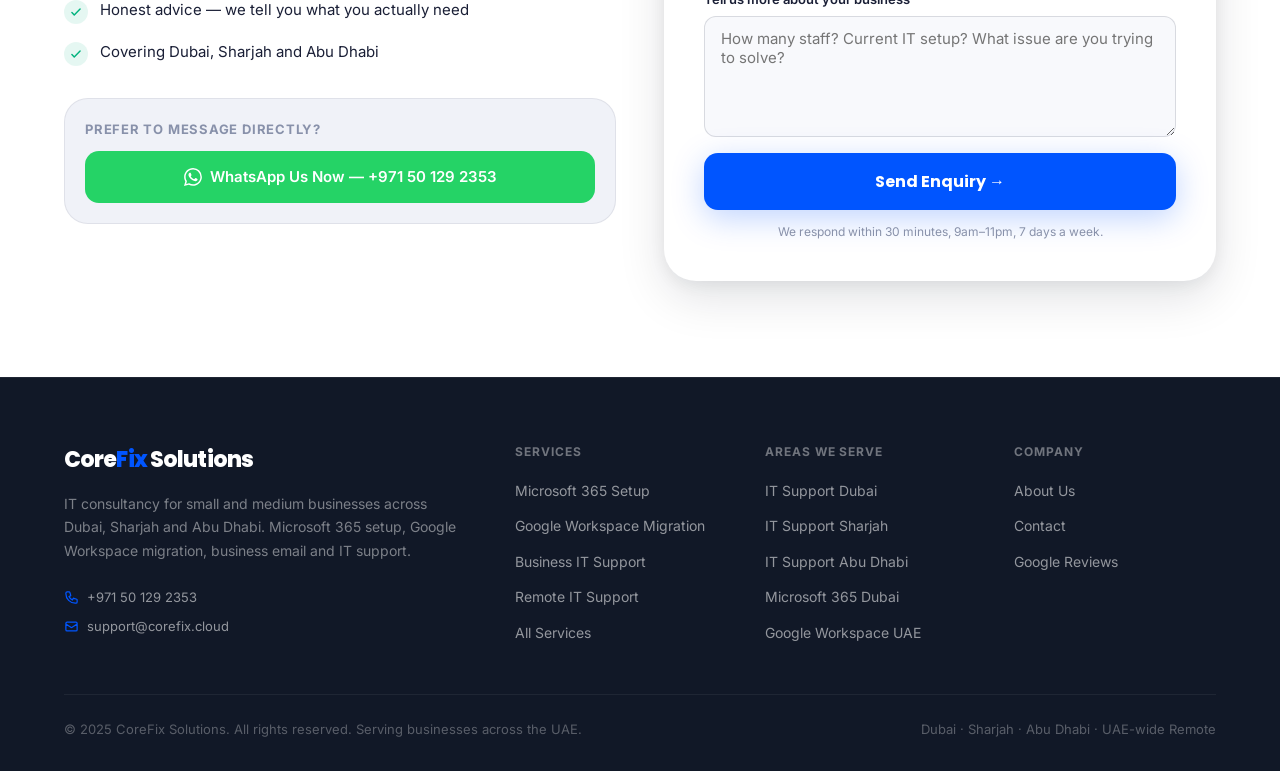
<file: contact.html>
<!DOCTYPE html>
<html lang="en">
<head>
<meta charset="UTF-8"><meta name="viewport" content="width=device-width, initial-scale=1.0">
<meta name="author" content="CoreFix Solutions">
<meta name="robots" content="index, follow, max-snippet:-1, max-image-preview:large, max-video-preview:-1">
<meta name="geo.region" content="AE">
<link rel="preconnect" href="https://fonts.googleapis.com"><link rel="preconnect" href="https://fonts.gstatic.com" crossorigin>
<link href="https://fonts.googleapis.com/css2?family=Inter:opsz,wght@14..32,300;14..32,400;14..32,500;14..32,600;14..32,700;14..32,800&family=Poppins:wght@400;500;600;700;800&display=swap" rel="stylesheet">
<link rel="stylesheet" href="style.css">
<link rel="apple-touch-icon" sizes="180x180" href="apple-touch-icon.png"><link rel="icon" type="image/png" sizes="32x32" href="favicon-32x32.png"><link rel="icon" type="image/png" sizes="16x16" href="favicon-16x16.png"><link rel="manifest" href="site.webmanifest">
<script async src="https://www.googletagmanager.com/gtag/js?id=G-E2PS5NH8T0"></script>
<script>window.dataLayer=window.dataLayer||[];function gtag(){dataLayer.push(arguments);}gtag('js',new Date());gtag('config','G-E2PS5NH8T0');</script>
<title>Contact CoreFix Solutions | IT Consultancy UAE</title>
<meta name="description" content="Contact CoreFix Solutions for IT consultancy in Dubai, Sharjah &amp; Abu Dhabi. WhatsApp, phone or email — 30-minute response. Free consultation. Microsoft 365 &amp; Google Workspace specialists.">
<meta name="keywords" content="contact CoreFix, IT support UAE contact, Microsoft 365 consultation UAE, IT consultancy Dubai contact">
<link rel="canonical" href="https://corefix.cloud/contact.html">
<meta property="og:type" content="website"><meta property="og:site_name" content="CoreFix Solutions">
<meta property="og:title" content="Contact CoreFix Solutions | IT Consultancy UAE">
<meta property="og:description" content="Contact CoreFix Solutions for IT consultancy in Dubai, Sharjah &amp; Abu Dhabi. 30-minute response. Free consultation.">
<meta property="og:url" content="https://corefix.cloud/contact.html"><meta property="og:image" content="https://corefix.cloud/og-image.jpg">
<meta name="twitter:card" content="summary_large_image"><meta name="twitter:title" content="Contact CoreFix Solutions | IT Consultancy UAE">
<meta name="twitter:description" content="Contact CoreFix Solutions — WhatsApp, phone or email. 30-minute response. Free consultation.">
<script type="application/ld+json">
{"@context":"https://schema.org","@type":"ContactPage","url":"https://corefix.cloud/contact.html","name":"Contact CoreFix Solutions","description":"Contact CoreFix Solutions for IT consultancy in Dubai, Sharjah and Abu Dhabi. WhatsApp, phone, or email — we respond within 30 minutes.","mainEntity":{"@type":"ProfessionalService","name":"CoreFix Solutions","telephone":"+971501292353","email":"support@corefix.cloud","openingHoursSpecification":[{"@type":"OpeningHoursSpecification","dayOfWeek":["Monday","Tuesday","Wednesday","Thursday","Friday","Saturday","Sunday"],"opens":"09:00","closes":"23:00"}],"areaServed":[{"@type":"City","name":"Dubai"},{"@type":"City","name":"Sharjah"},{"@type":"City","name":"Abu Dhabi"}]}}
</script>
</head>
<body>
<a href="https://wa.me/971501292353?text=Hi%2C%20I%20need%20IT%20consultancy%20for%20my%20business" target="_blank" rel="noopener noreferrer" class="wa-float" aria-label="Chat on WhatsApp"><div class="wa-float-ring"></div><svg fill="currentColor" viewBox="0 0 24 24"><path d="M17.472 14.382c-.297-.149-1.758-.867-2.03-.967-.273-.099-.471-.148-.67.15-.197.297-.767.966-.94 1.164-.173.199-.347.223-.644.075-.297-.15-1.255-.463-2.39-1.475-.883-.788-1.48-1.761-1.653-2.059-.173-.297-.018-.458.13-.606.134-.133.298-.347.446-.52.149-.174.198-.298.298-.497.099-.198.05-.371-.025-.52-.075-.149-.669-1.612-.916-2.207-.242-.579-.487-.5-.669-.51-.173-.008-.371-.01-.57-.01-.198 0-.52.074-.792.372-.272.297-1.04 1.016-1.04 2.479 0 1.462 1.065 2.875 1.213 3.074.149.198 2.096 3.2 5.077 4.487.709.306 1.262.489 1.694.625.712.227 1.36.195 1.871.118.571-.085 1.758-.719 2.006-1.413.248-.694.248-1.289.173-1.413-.074-.124-.272-.198-.57-.347m-5.421 7.403h-.004a9.87 9.87 0 01-5.031-1.378l-.361-.214-3.741.982.998-3.648-.235-.374a9.86 9.86 0 01-1.51-5.26c.001-5.45 4.436-9.884 9.888-9.884 2.64 0 5.122 1.03 6.988 2.898a9.825 9.825 0 012.893 6.994c-.003 5.45-4.437 9.884-9.885 9.884m8.413-18.297A11.815 11.815 0 0012.05 0C5.495 0 .16 5.335.157 11.892c0 2.096.547 4.142 1.588 5.945L0 24l6.335-1.662c1.72.94 3.659 1.437 5.63 1.438h.005c6.554 0 11.89-5.335 11.893-11.893a11.821 11.821 0 00-3.48-8.413Z"/></svg></a>
<!-- NAV -->
<nav id="nav">
  <div class="container">
    <div class="nav-inner">
      <a href="index.html" class="nav-logo">Core<span>Fix</span></a>
      <ul class="nav-links">
        <li class="dd">
          <a href="services.html">Services <svg class="dd-arrow" fill="none" stroke="currentColor" viewBox="0 0 24 24"><path stroke-linecap="round" stroke-linejoin="round" stroke-width="2.5" d="M19 9l-7 7-7-7"/></svg></a>
          <div class="dd-menu">
            <a href="microsoft-365.html"><div class="dd-icon"><svg fill="none" stroke="currentColor" viewBox="0 0 24 24"><path stroke-linecap="round" stroke-linejoin="round" stroke-width="2" d="M9 17V7m0 10a2 2 0 01-2 2H5a2 2 0 01-2-2V7a2 2 0 012-2h2a2 2 0 012 2m0 10a2 2 0 002 2h2a2 2 0 002-2M9 7a2 2 0 012-2h2a2 2 0 012 2m0 10V7m0 10a2 2 0 002 2h2a2 2 0 002-2V7a2 2 0 00-2-2h-2a2 2 0 00-2 2"/></svg></div><div><div style="font-weight:700;font-size:13px;color:var(--text)">Microsoft 365</div><div style="font-size:12px;color:var(--text-3)">Setup &amp; management</div></div></a>
            <a href="google-workspace.html"><div class="dd-icon"><svg fill="none" stroke="currentColor" viewBox="0 0 24 24"><path stroke-linecap="round" stroke-linejoin="round" stroke-width="2" d="M3 8l7.89 5.26a2 2 0 002.22 0L21 8M5 19h14a2 2 0 002-2V7a2 2 0 00-2-2H5a2 2 0 00-2 2v10a2 2 0 002 2z"/></svg></div><div><div style="font-weight:700;font-size:13px;color:var(--text)">Google Workspace</div><div style="font-size:12px;color:var(--text-3)">Migration &amp; setup</div></div></a>
            <a href="it-support.html"><div class="dd-icon"><svg fill="none" stroke="currentColor" viewBox="0 0 24 24"><path stroke-linecap="round" stroke-linejoin="round" stroke-width="2" d="M10.325 4.317c.426-1.756 2.924-1.756 3.35 0a1.724 1.724 0 002.573 1.066c1.543-.94 3.31.826 2.37 2.37a1.724 1.724 0 001.065 2.572c1.756.426 1.756 2.924 0 3.35a1.724 1.724 0 00-1.066 2.573c.94 1.543-.826 3.31-2.37 2.37a1.724 1.724 0 00-2.572 1.065c-.426 1.756-2.924 1.756-3.35 0a1.724 1.724 0 00-2.573-1.066c-1.543.94-3.31-.826-2.37-2.37a1.724 1.724 0 00-1.065-2.572c-1.756-.426-1.756-2.924 0-3.35a1.724 1.724 0 001.066-2.573c-.94-1.543.826-3.31 2.37-2.37.996.608 2.296.07 2.572-1.065z"/><path stroke-linecap="round" stroke-linejoin="round" stroke-width="2" d="M15 12a3 3 0 11-6 0 3 3 0 016 0z"/></svg></div><div><div style="font-weight:700;font-size:13px;color:var(--text)">IT Support</div><div style="font-size:12px;color:var(--text-3)">Ongoing &amp; project</div></div></a>
            <div class="dd-divider"></div>
            <a href="remote-support.html"><div class="dd-icon" style="background:rgba(0,179,126,0.1)"><svg fill="none" stroke="currentColor" viewBox="0 0 24 24" style="color:var(--success)"><path stroke-linecap="round" stroke-linejoin="round" stroke-width="2" d="M9.75 17L9 20l-1 1h8l-1-1-.75-3M3 13h18M5 17h14a2 2 0 002-2V5a2 2 0 00-2-2H5a2 2 0 00-2 2v10a2 2 0 002 2z"/></svg></div><div><div style="font-weight:700;font-size:13px;color:var(--success)">Remote Support</div><div style="font-size:12px;color:var(--text-3)">Available now · UAE-wide</div></div></a>
          </div>
        </li>
        <li><a href="about.html">About</a></li>
        <li><a href="contact.html">Contact</a></li>
      </ul>
      <div class="nav-cta">
        <a href="tel:+971501292353" class="btn btn-secondary btn-sm">+971 50 129 2353</a>
        <a href="contact.html" class="btn btn-primary btn-sm">Free Consultation</a>
        <button id="ham-btn" onclick="toggleNav()" aria-label="Toggle menu"><svg id="ham-icon" fill="none" stroke="currentColor" viewBox="0 0 24 24"><path stroke-linecap="round" stroke-linejoin="round" stroke-width="2" d="M4 6h16M4 12h16M4 18h16"/></svg></button>
      </div>
    </div>
  </div>
</nav>
<!-- MOBILE NAV -->
<div id="mob-nav">
  <p class="mob-label">Services</p>
  <a href="microsoft-365.html" onclick="closeNav()" class="mob-sub">Microsoft 365 Setup &amp; Management</a>
  <a href="google-workspace.html" onclick="closeNav()" class="mob-sub">Google Workspace Migration</a>
  <a href="it-support.html" onclick="closeNav()" class="mob-sub">IT Support for Business</a>
  <a href="remote-support.html" onclick="closeNav()" class="mob-sub" style="color:var(--success)">⚡ Remote Support — Available Now</a>
  <a href="about.html" onclick="closeNav()" class="mob-link">About</a>
  <a href="contact.html" onclick="closeNav()" class="mob-link">Contact</a>
  <div style="margin-top:auto;padding-top:32px;display:flex;flex-direction:column;gap:12px;">
    <a href="contact.html" class="btn btn-primary btn-lg" onclick="closeNav()">Get Free Consultation</a>
    <a href="https://wa.me/971501292353" target="_blank" rel="noopener" class="btn btn-wa btn-lg">WhatsApp Us Now</a>
  </div>
</div>

<!-- PAGE HERO -->
<header class="page-hero" aria-label="Contact CoreFix Solutions">
  <div class="page-hero-grid-bg"></div>
  <div class="container">
    <div class="page-hero-inner">
      <nav class="breadcrumb" aria-label="Breadcrumb"><a href="index.html">Home</a><span>&#8250;</span><span class="active">Contact</span></nav>
      <div class="page-hero-eyebrow"><span class="tag tag-blue"><span class="tag-dot"></span>Get in Touch</span></div>
      <h1 class="page-hero-h1">Let's talk about<br><span class="accent-line">your business IT</span></h1>
      <p class="page-hero-sub">Fill in the form below or reach us directly on WhatsApp. We respond within 30 minutes, 7 days a week. The first consultation is always free.</p>
    </div>
  </div>
</header>

<!-- CONTACT CARDS -->
<section class="section section-white" aria-label="How to contact us">
  <div class="container">
    <div class="contact-cards-grid">
      <a href="https://wa.me/971501292353?text=Hi%2C%20I%20need%20IT%20consultancy%20for%20my%20business" target="_blank" rel="noopener noreferrer" class="contact-card" style="text-decoration:none;display:block;cursor:pointer;transition:all 0.2s" onmouseover="this.style.transform='translateY(-4px)';this.style.boxShadow='0 16px 48px rgba(10,15,30,0.12)'" onmouseout="this.style.transform='';this.style.boxShadow=''">
        <div class="contact-card-icon green"><svg fill="currentColor" viewBox="0 0 24 24"><path d="M17.472 14.382c-.297-.149-1.758-.867-2.03-.967-.273-.099-.471-.148-.67.15-.197.297-.767.966-.94 1.164-.173.199-.347.223-.644.075-.297-.15-1.255-.463-2.39-1.475-.883-.788-1.48-1.761-1.653-2.059-.173-.297-.018-.458.13-.606.134-.133.298-.347.446-.52.149-.174.198-.298.298-.497.099-.198.05-.371-.025-.52-.075-.149-.669-1.612-.916-2.207-.242-.579-.487-.5-.669-.51-.173-.008-.371-.01-.57-.01-.198 0-.52.074-.792.372-.272.297-1.04 1.016-1.04 2.479 0 1.462 1.065 2.875 1.213 3.074.149.198 2.096 3.2 5.077 4.487.709.306 1.262.489 1.694.625.712.227 1.36.195 1.871.118.571-.085 1.758-.719 2.006-1.413.248-.694.248-1.289.173-1.413-.074-.124-.272-.198-.57-.347m-5.421 7.403h-.004a9.87 9.87 0 01-5.031-1.378l-.361-.214-3.741.982.998-3.648-.235-.374a9.86 9.86 0 01-1.51-5.26c.001-5.45 4.436-9.884 9.888-9.884 2.64 0 5.122 1.03 6.988 2.898a9.825 9.825 0 012.893 6.994c-.003 5.45-4.437 9.884-9.885 9.884m8.413-18.297A11.815 11.815 0 0012.05 0C5.495 0 .16 5.335.157 11.892c0 2.096.547 4.142 1.588 5.945L0 24l6.335-1.662c1.72.94 3.659 1.437 5.63 1.438h.005c6.554 0 11.89-5.335 11.893-11.893a11.821 11.821 0 00-3.48-8.413Z"/></svg></div>
        <div class="contact-card-title">WhatsApp</div>
        <div class="contact-card-val" style="color:var(--success)">+971 50 129 2353</div>
        <div class="contact-card-sub">Message us now — typically replies in under 30 mins</div>
      </a>
      <a href="tel:+971501292353" class="contact-card" style="text-decoration:none;display:block;cursor:pointer;transition:all 0.2s" onmouseover="this.style.transform='translateY(-4px)';this.style.boxShadow='0 16px 48px rgba(10,15,30,0.12)'" onmouseout="this.style.transform='';this.style.boxShadow=''">
        <div class="contact-card-icon"><svg fill="none" stroke="currentColor" viewBox="0 0 24 24"><path stroke-linecap="round" stroke-linejoin="round" stroke-width="2" d="M3 5a2 2 0 012-2h3.28a1 1 0 01.948.684l1.498 4.493a1 1 0 01-.502 1.21l-2.257 1.13a11.042 11.042 0 005.516 5.516l1.13-2.257a1 1 0 011.21-.502l4.493 1.498a1 1 0 01.684.949V19a2 2 0 01-2 2h-1C9.716 21 3 14.284 3 6V5z"/></svg></div>
        <div class="contact-card-title">Phone</div>
        <div class="contact-card-val">+971 50 129 2353</div>
        <div class="contact-card-sub">Call us directly — available 9am to 11pm, 7 days</div>
      </a>
      <a href="mailto:support@corefix.cloud" class="contact-card" style="text-decoration:none;display:block;cursor:pointer;transition:all 0.2s" onmouseover="this.style.transform='translateY(-4px)';this.style.boxShadow='0 16px 48px rgba(10,15,30,0.12)'" onmouseout="this.style.transform='';this.style.boxShadow=''">
        <div class="contact-card-icon"><svg fill="none" stroke="currentColor" viewBox="0 0 24 24"><path stroke-linecap="round" stroke-linejoin="round" stroke-width="2" d="M3 8l7.89 5.26a2 2 0 002.22 0L21 8M5 19h14a2 2 0 002-2V7a2 2 0 00-2-2H5a2 2 0 00-2 2v10a2 2 0 002 2z"/></svg></div>
        <div class="contact-card-title">Email</div>
        <div class="contact-card-val" style="font-size:16px">support@corefix.cloud</div>
        <div class="contact-card-sub">We monitor email constantly and respond fast</div>
      </a>
      <div class="contact-card">
        <div class="contact-card-icon"><svg fill="none" stroke="currentColor" viewBox="0 0 24 24"><path stroke-linecap="round" stroke-linejoin="round" stroke-width="2" d="M12 8v4l3 3m6-3a9 9 0 11-18 0 9 9 0 0118 0z"/></svg></div>
        <div class="contact-card-title">Support Hours</div>
        <div class="contact-card-val" style="font-size:20px">9am – 11pm</div>
        <div class="contact-card-sub">Every day including weekends &amp; public holidays</div>
      </div>
    </div>

    <!-- FORM -->
    <div class="contact-page-grid" style="margin-top:64px">
      <div class="reveal">
        <div class="section-tag" style="margin-bottom:20px"><span class="tag tag-blue">Free Consultation</span></div>
        <h2 class="section-h2" style="text-align:left;margin-bottom:16px">Tell us what you need help with</h2>
        <p style="font-size:16px;color:var(--text-2);line-height:1.7;margin-bottom:24px;font-family:'Inter',sans-serif">We'll review your requirements and respond within 30 minutes with honest advice and a fixed quote — no obligations, no pressure.</p>
        <div style="display:flex;flex-direction:column;gap:16px">
          <div style="display:flex;align-items:flex-start;gap:12px"><div style="width:24px;height:24px;border-radius:50%;background:rgba(0,179,126,0.1);display:flex;align-items:center;justify-content:center;flex-shrink:0;margin-top:2px"><svg fill="none" stroke="currentColor" viewBox="0 0 24 24" width="14" height="14" style="color:var(--success)"><path stroke-linecap="round" stroke-linejoin="round" stroke-width="2.5" d="M5 13l4 4L19 7"/></svg></div><span style="font-size:15px;color:var(--text);font-family:'Inter',sans-serif">Free consultation — no cost to reach out</span></div>
          <div style="display:flex;align-items:flex-start;gap:12px"><div style="width:24px;height:24px;border-radius:50%;background:rgba(0,179,126,0.1);display:flex;align-items:center;justify-content:center;flex-shrink:0;margin-top:2px"><svg fill="none" stroke="currentColor" viewBox="0 0 24 24" width="14" height="14" style="color:var(--success)"><path stroke-linecap="round" stroke-linejoin="round" stroke-width="2.5" d="M5 13l4 4L19 7"/></svg></div><span style="font-size:15px;color:var(--text);font-family:'Inter',sans-serif">Fixed price quote before any work starts</span></div>
          <div style="display:flex;align-items:flex-start;gap:12px"><div style="width:24px;height:24px;border-radius:50%;background:rgba(0,179,126,0.1);display:flex;align-items:center;justify-content:center;flex-shrink:0;margin-top:2px"><svg fill="none" stroke="currentColor" viewBox="0 0 24 24" width="14" height="14" style="color:var(--success)"><path stroke-linecap="round" stroke-linejoin="round" stroke-width="2.5" d="M5 13l4 4L19 7"/></svg></div><span style="font-size:15px;color:var(--text);font-family:'Inter',sans-serif">30-minute response, 7 days a week</span></div>
          <div style="display:flex;align-items:flex-start;gap:12px"><div style="width:24px;height:24px;border-radius:50%;background:rgba(0,179,126,0.1);display:flex;align-items:center;justify-content:center;flex-shrink:0;margin-top:2px"><svg fill="none" stroke="currentColor" viewBox="0 0 24 24" width="14" height="14" style="color:var(--success)"><path stroke-linecap="round" stroke-linejoin="round" stroke-width="2.5" d="M5 13l4 4L19 7"/></svg></div><span style="font-size:15px;color:var(--text);font-family:'Inter',sans-serif">Honest advice — we tell you what you actually need</span></div>
          <div style="display:flex;align-items:flex-start;gap:12px"><div style="width:24px;height:24px;border-radius:50%;background:rgba(0,179,126,0.1);display:flex;align-items:center;justify-content:center;flex-shrink:0;margin-top:2px"><svg fill="none" stroke="currentColor" viewBox="0 0 24 24" width="14" height="14" style="color:var(--success)"><path stroke-linecap="round" stroke-linejoin="round" stroke-width="2.5" d="M5 13l4 4L19 7"/></svg></div><span style="font-size:15px;color:var(--text);font-family:'Inter',sans-serif">Covering Dubai, Sharjah and Abu Dhabi</span></div>
        </div>
        <div style="margin-top:32px;padding:20px;background:var(--surface-2);border-radius:var(--radius-lg);border:1px solid var(--border)">
          <div style="font-size:13px;font-weight:700;letter-spacing:0.06em;text-transform:uppercase;color:var(--text-3);margin-bottom:12px;font-family:'Inter',sans-serif">Prefer to message directly?</div>
          <a href="https://wa.me/971501292353?text=Hi%2C%20I%20need%20IT%20consultancy%20for%20my%20business" target="_blank" rel="noopener" class="btn btn-wa" style="width:100%;justify-content:center">
            <svg fill="currentColor" viewBox="0 0 24 24" width="18" height="18"><path d="M17.472 14.382c-.297-.149-1.758-.867-2.03-.967-.273-.099-.471-.148-.67.15-.197.297-.767.966-.94 1.164-.173.199-.347.223-.644.075-.297-.15-1.255-.463-2.39-1.475-.883-.788-1.48-1.761-1.653-2.059-.173-.297-.018-.458.13-.606.134-.133.298-.347.446-.52.149-.174.198-.298.298-.497.099-.198.05-.371-.025-.52-.075-.149-.669-1.612-.916-2.207-.242-.579-.487-.5-.669-.51-.173-.008-.371-.01-.57-.01-.198 0-.52.074-.792.372-.272.297-1.04 1.016-1.04 2.479 0 1.462 1.065 2.875 1.213 3.074.149.198 2.096 3.2 5.077 4.487.709.306 1.262.489 1.694.625.712.227 1.36.195 1.871.118.571-.085 1.758-.719 2.006-1.413.248-.694.248-1.289.173-1.413-.074-.124-.272-.198-.57-.347m-5.421 7.403h-.004a9.87 9.87 0 01-5.031-1.378l-.361-.214-3.741.982.998-3.648-.235-.374a9.86 9.86 0 01-1.51-5.26c.001-5.45 4.436-9.884 9.888-9.884 2.64 0 5.122 1.03 6.988 2.898a9.825 9.825 0 012.893 6.994c-.003 5.45-4.437 9.884-9.885 9.884m8.413-18.297A11.815 11.815 0 0012.05 0C5.495 0 .16 5.335.157 11.892c0 2.096.547 4.142 1.588 5.945L0 24l6.335-1.662c1.72.94 3.659 1.437 5.63 1.438h.005c6.554 0 11.89-5.335 11.893-11.893a11.821 11.821 0 00-3.48-8.413Z"/></svg>
            WhatsApp Us Now — +971 50 129 2353
          </a>
        </div>
      </div>

      <div class="reveal reveal-delay-2">
        <div class="cform">
          <h3 class="cform-title">Get your free consultation</h3>
          <p class="cform-sub">Tell us about your business and we'll respond within 30 minutes.</p>
          <form id="contact-form" action="https://formspree.io/f/mwvrkkgk" method="POST" aria-label="Contact form">
            <input type="hidden" name="_replyto" value="support@corefix.cloud">
            <input type="hidden" name="_subject" value="New Business Enquiry – CoreFix Solutions">
            <div class="frow">
              <div class="fgroup"><label for="name">Your Name *</label><input type="text" id="name" name="name" class="finput" placeholder="Ahmed Al Rashidi" required autocomplete="name"></div>
              <div class="fgroup"><label for="company">Company Name</label><input type="text" id="company" name="company" class="finput" placeholder="Your Company LLC" autocomplete="organization"></div>
            </div>
            <div class="frow">
              <div class="fgroup"><label for="email">Email Address *</label><input type="email" id="email" name="email" class="finput" placeholder="you@company.com" required autocomplete="email"></div>
              <div class="fgroup"><label for="phone">WhatsApp / Phone *</label><input type="tel" id="phone" name="phone" class="finput" placeholder="+971 55 000 0000" required autocomplete="tel"></div>
            </div>
            <div class="fgroup">
              <label for="service">What do you need help with?</label>
              <select id="service" name="service" class="finput" style="cursor:pointer">
                <option value="">Select a service...</option>
                <option>Microsoft 365 Setup &amp; Management</option>
                <option>Google Workspace Migration or Setup</option>
                <option>Business Email Configuration</option>
                <option>Ongoing IT Support</option>
                <option>Cloud Solutions</option>
                <option>Remote IT Support</option>
                <option>Other / Not Sure</option>
              </select>
            </div>
            <div class="fgroup"><label for="message">Tell us more about your business *</label><textarea id="message" name="message" class="finput" rows="5" placeholder="How many staff? Current IT setup? What issue are you trying to solve?" required></textarea></div>
            <button type="submit" class="fsubmit">Send Enquiry &rarr;</button>
            <p style="font-size:12px;color:var(--text-3);margin-top:12px;text-align:center;font-family:'Inter',sans-serif">We respond within 30 minutes, 9am–11pm, 7 days a week.</p>
          </form>
        </div>
      </div>
    </div>
  </div>
</section>

<!-- MODAL -->
<div id="modal">
  <div class="modal-card">
    <div class="modal-icon"><svg fill="none" stroke="currentColor" viewBox="0 0 24 24"><path stroke-linecap="round" stroke-linejoin="round" stroke-width="2.5" d="M5 13l4 4L19 7"/></svg></div>
    <h3 class="modal-title">Enquiry Received!</h3>
    <p class="modal-sub">Thank you. We'll review your requirements and respond within 30 minutes via <strong>support@corefix.cloud</strong> or WhatsApp.</p>
    <button onclick="closeModal()" class="btn btn-primary" style="width:100%;justify-content:center;margin-top:8px">Close</button>
  </div>
</div>
<!-- FOOTER -->
<footer>
  <div class="container">
    <div class="footer-grid">
      <div>
        <div class="footer-logo">Core<span>Fix</span> Solutions</div>
        <p class="footer-desc">IT consultancy for small and medium businesses across Dubai, Sharjah and Abu Dhabi. Microsoft 365 setup, Google Workspace migration, business email and IT support.</p>
        <div class="footer-contact-item"><svg fill="none" stroke="currentColor" viewBox="0 0 24 24"><path stroke-linecap="round" stroke-linejoin="round" stroke-width="2" d="M3 5a2 2 0 012-2h3.28a1 1 0 01.948.684l1.498 4.493a1 1 0 01-.502 1.21l-2.257 1.13a11.042 11.042 0 005.516 5.516l1.13-2.257a1 1 0 011.21-.502l4.493 1.498a1 1 0 01.684.949V19a2 2 0 01-2 2h-1C9.716 21 3 14.284 3 6V5z"/></svg><a href="tel:+971501292353">+971 50 129 2353</a></div>
        <div class="footer-contact-item"><svg fill="none" stroke="currentColor" viewBox="0 0 24 24"><path stroke-linecap="round" stroke-linejoin="round" stroke-width="2" d="M3 8l7.89 5.26a2 2 0 002.22 0L21 8M5 19h14a2 2 0 002-2V7a2 2 0 00-2-2H5a2 2 0 00-2 2v10a2 2 0 002 2z"/></svg><a href="mailto:support@corefix.cloud">support@corefix.cloud</a></div>
      </div>
      <div>
        <p class="footer-heading">Services</p>
        <ul class="footer-links">
          <li><a href="microsoft-365.html">Microsoft 365 Setup</a></li>
          <li><a href="google-workspace.html">Google Workspace Migration</a></li>
          <li><a href="it-support.html">Business IT Support</a></li>
          <li><a href="remote-support.html">Remote IT Support</a></li>
          <li><a href="services.html">All Services</a></li>
        </ul>
      </div>
      <div>
        <p class="footer-heading">Areas We Serve</p>
        <ul class="footer-links">
          <li><a href="it-support-dubai.html">IT Support Dubai</a></li>
          <li><a href="it-support-sharjah.html">IT Support Sharjah</a></li>
          <li><a href="it-support-abu-dhabi.html">IT Support Abu Dhabi</a></li>
          <li><a href="microsoft-365-dubai.html">Microsoft 365 Dubai</a></li>
          <li><a href="google-workspace-uae.html">Google Workspace UAE</a></li>
        </ul>
      </div>
      <div>
        <p class="footer-heading">Company</p>
        <ul class="footer-links">
          <li><a href="about.html">About Us</a></li>
          <li><a href="contact.html">Contact</a></li>
          <li><a href="https://share.google/1KY686doRgPydYVxl" target="_blank" rel="noopener noreferrer">Google Reviews</a></li>
        </ul>
      </div>
    </div>
    <div class="footer-bottom">
      <p class="footer-copy">&copy; 2025 CoreFix Solutions. All rights reserved. Serving businesses across the UAE.</p>
      <p class="footer-areas">Dubai &middot; Sharjah &middot; Abu Dhabi &middot; UAE-wide Remote</p>
    </div>
  </div>
</footer>

<script>
(function(){
  // Nav scroll
  function upd(){document.getElementById('nav').classList.toggle('scrolled',window.scrollY>20);}
  window.addEventListener('scroll',upd);upd();
  // Reveal
  var els=document.querySelectorAll('.reveal');
  if(els.length){var ob=new IntersectionObserver(function(e){e.forEach(function(x){if(x.isIntersecting){x.target.classList.add('visible');ob.unobserve(x.target);}});},{threshold:0.12});els.forEach(function(e){ob.observe(e);});}
  // Dropdown
  var dds=document.querySelectorAll('.nav-links .dd');
  dds.forEach(function(d){var t;function o(){clearTimeout(t);dds.forEach(function(x){if(x!==d)x.classList.remove('dd-open');});d.classList.add('dd-open');}function c(){t=setTimeout(function(){d.classList.remove('dd-open');},120);}d.addEventListener('mouseenter',o);d.addEventListener('mouseleave',c);var m=d.querySelector('.dd-menu');if(m){m.addEventListener('mouseenter',o);m.addEventListener('mouseleave',c);}document.addEventListener('click',function(e){if(!d.contains(e.target))d.classList.remove('dd-open');});});
})();
var navOpen=false;
function toggleNav(){navOpen=!navOpen;document.getElementById('mob-nav').classList.toggle('open',navOpen);document.body.style.overflow=navOpen?'hidden':'';var p=navOpen?'M6 18L18 6M6 6l12 12':'M4 6h16M4 12h16M4 18h16';document.getElementById('ham-icon').querySelector('path').setAttribute('d',p);}
function closeNav(){if(navOpen)toggleNav();}
// FAQ
function toggleFaq(el){var fa=el.nextElementSibling;var isOpen=fa.classList.contains('open');document.querySelectorAll('.fq').forEach(function(q){q.classList.remove('open');q.nextElementSibling.classList.remove('open');});if(!isOpen){el.classList.add('open');fa.classList.add('open');}}
// Contact form
var form=document.getElementById('contact-form');
if(form){form.addEventListener('submit',function(e){e.preventDefault();var d=new FormData(form);fetch(form.action,{method:'POST',body:d,headers:{'Accept':'application/json'}}).then(function(r){if(r.ok){document.getElementById('modal').classList.add('open');form.reset();}else{alert('Something went wrong. Please WhatsApp us directly.');}}).catch(function(){alert('Something went wrong. Please WhatsApp us directly.');});});}
function closeModal(){document.getElementById('modal').classList.remove('open');}
</script>

</body>
</html>
</file>
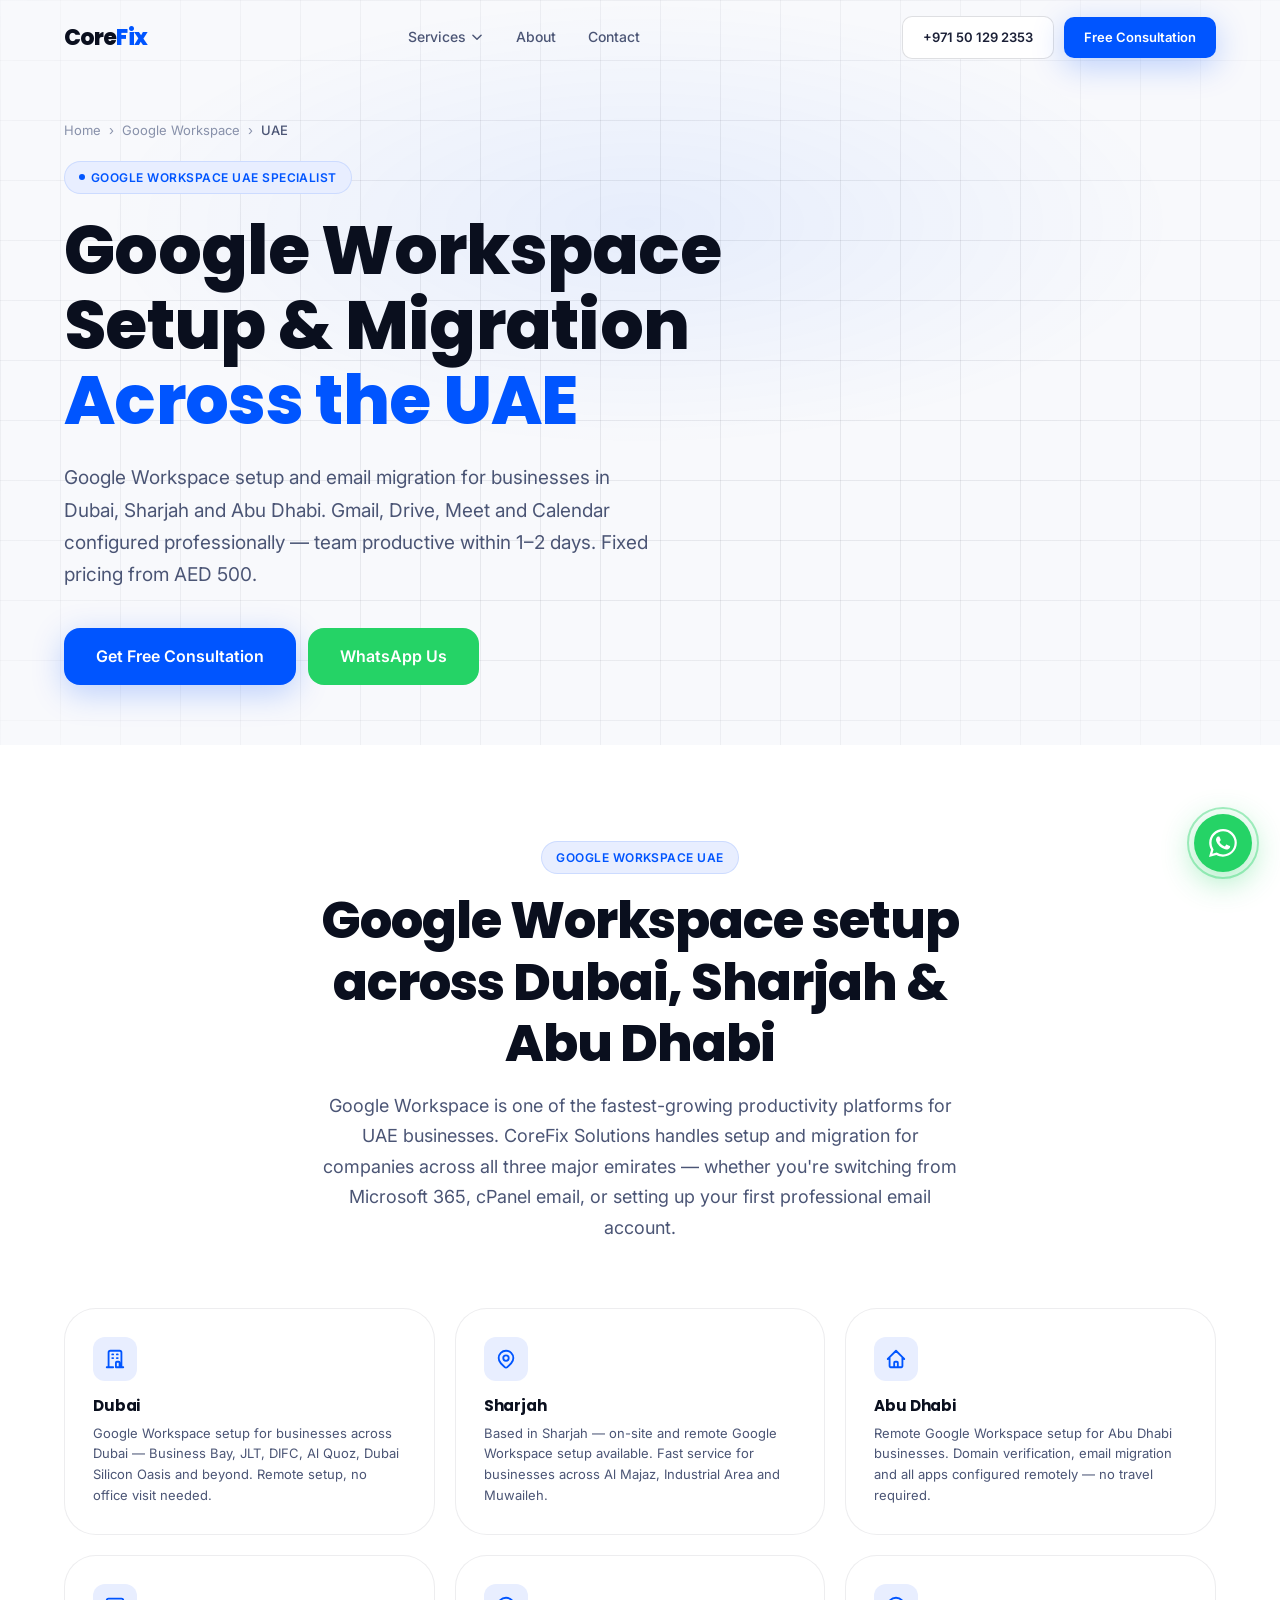
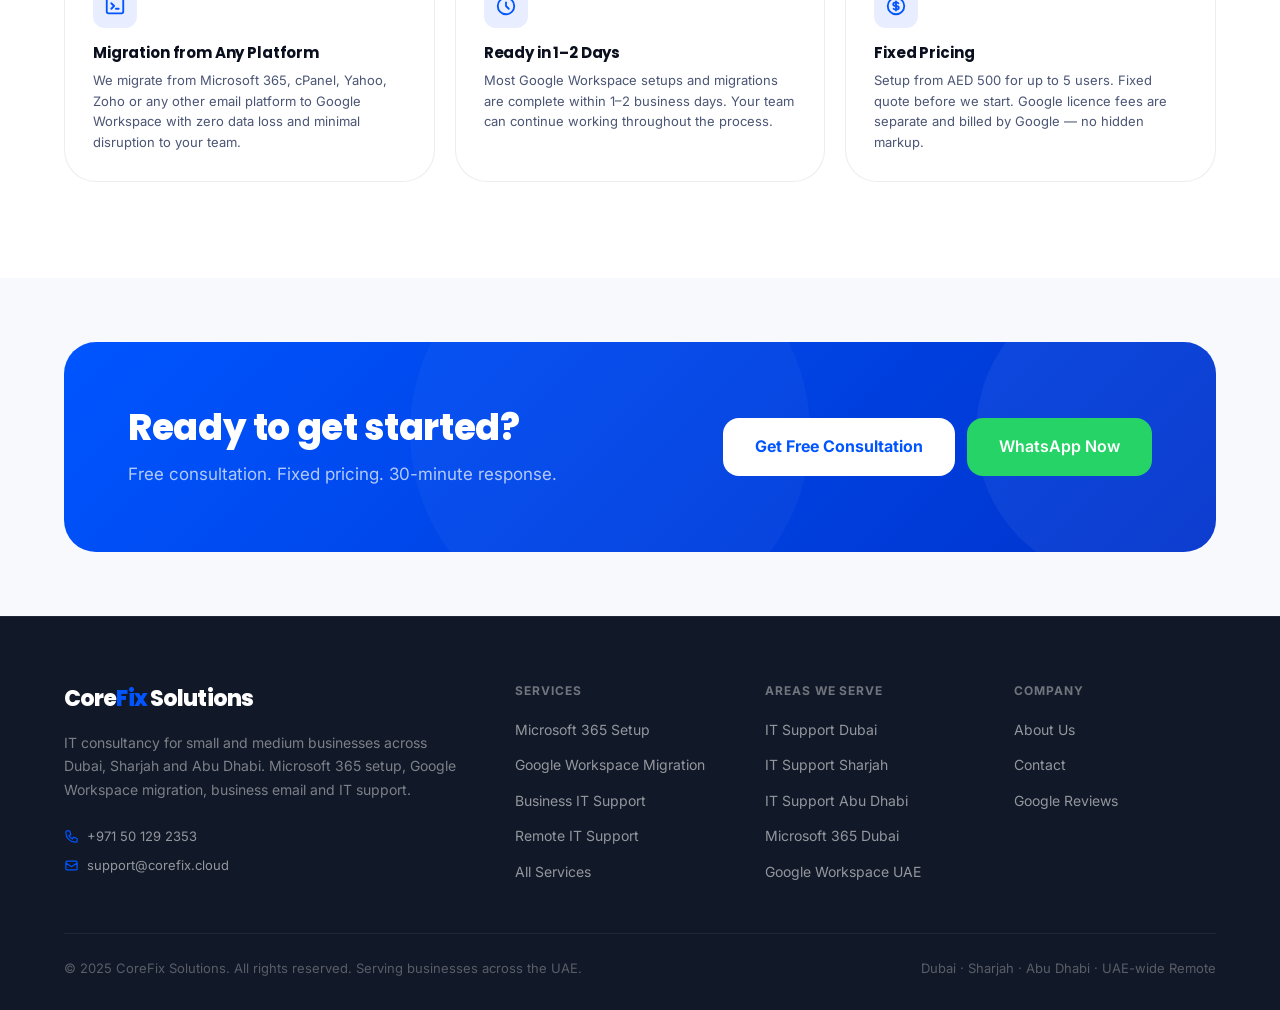
<file: google-workspace-uae.html>
<!DOCTYPE html>
<html lang="en">
<head>
<meta charset="UTF-8"><meta name="viewport" content="width=device-width, initial-scale=1.0">
<meta name="author" content="CoreFix Solutions"><meta name="robots" content="index, follow, max-snippet:-1, max-image-preview:large, max-video-preview:-1">
<meta name="geo.region" content="AE">
<link rel="preconnect" href="https://fonts.googleapis.com"><link rel="preconnect" href="https://fonts.gstatic.com" crossorigin>
<link href="https://fonts.googleapis.com/css2?family=Inter:opsz,wght@14..32,300;14..32,400;14..32,500;14..32,600;14..32,700;14..32,800&family=Poppins:wght@400;500;600;700;800&display=swap" rel="stylesheet">
<link rel="stylesheet" href="style.css">
<link rel="apple-touch-icon" sizes="180x180" href="apple-touch-icon.png"><link rel="icon" type="image/png" sizes="32x32" href="favicon-32x32.png"><link rel="icon" type="image/png" sizes="16x16" href="favicon-16x16.png"><link rel="manifest" href="site.webmanifest">
<script async src="https://www.googletagmanager.com/gtag/js?id=G-E2PS5NH8T0"></script>
<script>window.dataLayer=window.dataLayer||[];function gtag(){dataLayer.push(arguments);}gtag('js',new Date());gtag('config','G-E2PS5NH8T0');</script>
<title>Google Workspace UAE | Setup & Migration Dubai, Sharjah, Abu Dhabi | CoreFix</title>
<meta name="description" content="Google Workspace setup and migration across UAE — Dubai, Sharjah, Abu Dhabi. Gmail, Drive, Meet, Calendar configured in 1–2 days. Fixed pricing from AED 500.">
<meta name="keywords" content="Google Workspace UAE, Google Workspace Dubai, G Suite UAE, Google Workspace migration UAE, Gmail business setup UAE">
<link rel="canonical" href="https://corefix.cloud/google-workspace-uae.html">
<meta property="og:type" content="website"><meta property="og:site_name" content="CoreFix Solutions">
<meta property="og:title" content="Google Workspace UAE | Setup & Migration Dubai, Sharjah, Abu Dhabi | CoreFix"><meta property="og:description" content="Google Workspace setup and migration across UAE — Dubai, Sharjah, Abu Dhabi. Gmail, Drive, Meet, Calendar configured in 1–2 days. Fixed pricing from AED 500.">
<meta property="og:url" content="https://corefix.cloud/google-workspace-uae.html"><meta property="og:image" content="https://corefix.cloud/og-image.jpg">
<meta name="twitter:card" content="summary_large_image"><meta name="twitter:title" content="Google Workspace UAE | Setup & Migration Dubai, Sharjah, Abu Dhabi | CoreFix">
<meta name="twitter:description" content="Google Workspace setup and migration across UAE — Dubai, Sharjah, Abu Dhabi. Gmail, Drive, Meet, Calendar configured in 1–2 days. Fixed pricing from AED 500."><meta name="twitter:image" content="https://corefix.cloud/og-image.jpg">
<script type="application/ld+json">{"@context":"https://schema.org","@type":"Service","provider":{"@type":"ProfessionalService","name":"CoreFix Solutions","url":"https://corefix.cloud/"},"name":"Google Workspace UAE","areaServed":[{"@type":"City","name":"Dubai"},{"@type":"City","name":"Sharjah"},{"@type":"City","name":"Abu Dhabi"}]}</script>
</head>
<body>
<a href="https://wa.me/971501292353?text=Hi%2C%20I%20need%20IT%20support" target="_blank" rel="noopener noreferrer" class="wa-float" aria-label="Chat on WhatsApp"><div class="wa-float-ring"></div><svg fill="currentColor" viewBox="0 0 24 24"><path d="M17.472 14.382c-.297-.149-1.758-.867-2.03-.967-.273-.099-.471-.148-.67.15-.197.297-.767.966-.94 1.164-.173.199-.347.223-.644.075-.297-.15-1.255-.463-2.39-1.475-.883-.788-1.48-1.761-1.653-2.059-.173-.297-.018-.458.13-.606.134-.133.298-.347.446-.52.149-.174.198-.298.298-.497.099-.198.05-.371-.025-.52-.075-.149-.669-1.612-.916-2.207-.242-.579-.487-.5-.669-.51-.173-.008-.371-.01-.57-.01-.198 0-.52.074-.792.372-.272.297-1.04 1.016-1.04 2.479 0 1.462 1.065 2.875 1.213 3.074.149.198 2.096 3.2 5.077 4.487.709.306 1.262.489 1.694.625.712.227 1.36.195 1.871.118.571-.085 1.758-.719 2.006-1.413.248-.694.248-1.289.173-1.413-.074-.124-.272-.198-.57-.347m-5.421 7.403h-.004a9.87 9.87 0 01-5.031-1.378l-.361-.214-3.741.982.998-3.648-.235-.374a9.86 9.86 0 01-1.51-5.26c.001-5.45 4.436-9.884 9.888-9.884 2.64 0 5.122 1.03 6.988 2.898a9.825 9.825 0 012.893 6.994c-.003 5.45-4.437 9.884-9.885 9.884m8.413-18.297A11.815 11.815 0 0012.05 0C5.495 0 .16 5.335.157 11.892c0 2.096.547 4.142 1.588 5.945L0 24l6.335-1.662c1.72.94 3.659 1.437 5.63 1.438h.005c6.554 0 11.89-5.335 11.893-11.893a11.821 11.821 0 00-3.48-8.413Z"/></svg></a>
<!-- NAV -->
<nav id="nav">
  <div class="container">
    <div class="nav-inner">
      <a href="index.html" class="nav-logo">Core<span>Fix</span></a>
      <ul class="nav-links">
        <li class="dd">
          <a href="services.html">Services <svg class="dd-arrow" fill="none" stroke="currentColor" viewBox="0 0 24 24"><path stroke-linecap="round" stroke-linejoin="round" stroke-width="2.5" d="M19 9l-7 7-7-7"/></svg></a>
          <div class="dd-menu">
            <a href="microsoft-365.html"><div class="dd-icon"><svg fill="none" stroke="currentColor" viewBox="0 0 24 24"><path stroke-linecap="round" stroke-linejoin="round" stroke-width="2" d="M9 17V7m0 10a2 2 0 01-2 2H5a2 2 0 01-2-2V7a2 2 0 012-2h2a2 2 0 012 2m0 10a2 2 0 002 2h2a2 2 0 002-2M9 7a2 2 0 012-2h2a2 2 0 012 2m0 10V7m0 10a2 2 0 002 2h2a2 2 0 002-2V7a2 2 0 00-2-2h-2a2 2 0 00-2 2"/></svg></div><div><div style="font-weight:700;font-size:13px;color:var(--text)">Microsoft 365</div><div style="font-size:12px;color:var(--text-3)">Setup &amp; management</div></div></a>
            <a href="google-workspace.html"><div class="dd-icon"><svg fill="none" stroke="currentColor" viewBox="0 0 24 24"><path stroke-linecap="round" stroke-linejoin="round" stroke-width="2" d="M3 8l7.89 5.26a2 2 0 002.22 0L21 8M5 19h14a2 2 0 002-2V7a2 2 0 00-2-2H5a2 2 0 00-2 2v10a2 2 0 002 2z"/></svg></div><div><div style="font-weight:700;font-size:13px;color:var(--text)">Google Workspace</div><div style="font-size:12px;color:var(--text-3)">Migration &amp; setup</div></div></a>
            <a href="it-support.html"><div class="dd-icon"><svg fill="none" stroke="currentColor" viewBox="0 0 24 24"><path stroke-linecap="round" stroke-linejoin="round" stroke-width="2" d="M10.325 4.317c.426-1.756 2.924-1.756 3.35 0a1.724 1.724 0 002.573 1.066c1.543-.94 3.31.826 2.37 2.37a1.724 1.724 0 001.065 2.572c1.756.426 1.756 2.924 0 3.35a1.724 1.724 0 00-1.066 2.573c.94 1.543-.826 3.31-2.37 2.37a1.724 1.724 0 00-2.572 1.065c-.426 1.756-2.924 1.756-3.35 0a1.724 1.724 0 00-2.573-1.066c-1.543.94-3.31-.826-2.37-2.37a1.724 1.724 0 00-1.065-2.572c-1.756-.426-1.756-2.924 0-3.35a1.724 1.724 0 001.066-2.573c-.94-1.543.826-3.31 2.37-2.37.996.608 2.296.07 2.572-1.065z"/><path stroke-linecap="round" stroke-linejoin="round" stroke-width="2" d="M15 12a3 3 0 11-6 0 3 3 0 016 0z"/></svg></div><div><div style="font-weight:700;font-size:13px;color:var(--text)">IT Support</div><div style="font-size:12px;color:var(--text-3)">Ongoing &amp; project</div></div></a>
            <div class="dd-divider"></div>
            <a href="remote-support.html"><div class="dd-icon" style="background:rgba(0,179,126,0.1)"><svg fill="none" stroke="currentColor" viewBox="0 0 24 24" style="color:var(--success)"><path stroke-linecap="round" stroke-linejoin="round" stroke-width="2" d="M9.75 17L9 20l-1 1h8l-1-1-.75-3M3 13h18M5 17h14a2 2 0 002-2V5a2 2 0 00-2-2H5a2 2 0 00-2 2v10a2 2 0 002 2z"/></svg></div><div><div style="font-weight:700;font-size:13px;color:var(--success)">Remote Support</div><div style="font-size:12px;color:var(--text-3)">Available now · UAE-wide</div></div></a>
          </div>
        </li>
        <li><a href="about.html">About</a></li>
        <li><a href="contact.html">Contact</a></li>
      </ul>
      <div class="nav-cta">
        <a href="tel:+971501292353" class="btn btn-secondary btn-sm">+971 50 129 2353</a>
        <a href="contact.html" class="btn btn-primary btn-sm">Free Consultation</a>
        <button id="ham-btn" onclick="toggleNav()" aria-label="Toggle menu"><svg id="ham-icon" fill="none" stroke="currentColor" viewBox="0 0 24 24"><path stroke-linecap="round" stroke-linejoin="round" stroke-width="2" d="M4 6h16M4 12h16M4 18h16"/></svg></button>
      </div>
    </div>
  </div>
</nav>
<!-- MOBILE NAV -->
<div id="mob-nav">
  <p class="mob-label">Services</p>
  <a href="microsoft-365.html" onclick="closeNav()" class="mob-sub">Microsoft 365 Setup &amp; Management</a>
  <a href="google-workspace.html" onclick="closeNav()" class="mob-sub">Google Workspace Migration</a>
  <a href="it-support.html" onclick="closeNav()" class="mob-sub">IT Support for Business</a>
  <a href="remote-support.html" onclick="closeNav()" class="mob-sub" style="color:var(--success)">⚡ Remote Support — Available Now</a>
  <a href="about.html" onclick="closeNav()" class="mob-link">About</a>
  <a href="contact.html" onclick="closeNav()" class="mob-link">Contact</a>
  <div style="margin-top:auto;padding-top:32px;display:flex;flex-direction:column;gap:12px;">
    <a href="contact.html" class="btn btn-primary btn-lg" onclick="closeNav()">Get Free Consultation</a>
    <a href="https://wa.me/971501292353" target="_blank" rel="noopener" class="btn btn-wa btn-lg">WhatsApp Us Now</a>
  </div>
</div>

<header class="page-hero">
  <div class="page-hero-grid-bg"></div>
  <div class="container">
    <div class="page-hero-inner">
      <nav class="breadcrumb"><a href="/">Home</a><span>&#8250;</span><a href="google-workspace.html">Google Workspace</a><span>&#8250;</span><span class="active">UAE</span></nav>
      <div class="page-hero-eyebrow"><span class="tag tag-blue"><span class="tag-dot"></span>Google Workspace UAE Specialist</span></div>
      <h1 class="page-hero-h1">Google Workspace Setup &amp; Migration<br><span class="accent-line">Across the UAE</span></h1>
      <p class="page-hero-sub">Google Workspace setup and email migration for businesses in Dubai, Sharjah and Abu Dhabi. Gmail, Drive, Meet and Calendar configured professionally — team productive within 1–2 days. Fixed pricing from AED 500.</p>
      <div class="page-hero-ctas">
        <a href="contact.html" class="btn btn-primary btn-lg">Get Free Consultation</a>
        <a href="https://wa.me/971501292353" target="_blank" rel="noopener" class="btn btn-wa btn-lg">WhatsApp Us</a>
      </div>
    </div>
  </div>
</header>

<section class="section section-white">
  <div class="container">
    <div class="section-header reveal">
      <div class="section-tag"><span class="tag tag-blue">Google Workspace UAE</span></div>
      <h2 class="section-h2">Google Workspace setup across Dubai, Sharjah &amp; Abu Dhabi</h2>
      <p class="section-sub">Google Workspace is one of the fastest-growing productivity platforms for UAE businesses. CoreFix Solutions handles setup and migration for companies across all three major emirates — whether you&#39;re switching from Microsoft 365, cPanel email, or setting up your first professional email account.</p>
    </div>
    <div class="feature-grid reveal">
      <div class="fgcard"><div class="fgcard-icon"><svg fill="none" stroke="currentColor" viewBox="0 0 24 24"><path stroke-linecap="round" stroke-linejoin="round" stroke-width="2" d="M19 21V5a2 2 0 00-2-2H7a2 2 0 00-2 2v16m14 0h2m-2 0h-5m-9 0H3m2 0h5M9 7h1m-1 4h1m4-4h1m-1 4h1m-2 10v-5a1 1 0 011-1h2a1 1 0 011 1v5m-4 0h4"/></svg></div><h3 class="fgcard-title">Dubai</h3><p class="fgcard-desc">Google Workspace setup for businesses across Dubai — Business Bay, JLT, DIFC, Al Quoz, Dubai Silicon Oasis and beyond. Remote setup, no office visit needed.</p></div>
      <div class="fgcard"><div class="fgcard-icon"><svg fill="none" stroke="currentColor" viewBox="0 0 24 24"><path stroke-linecap="round" stroke-linejoin="round" stroke-width="2" d="M17.657 16.657L13.414 20.9a1.998 1.998 0 01-2.827 0l-4.244-4.243a8 8 0 1111.314 0z"/><path stroke-linecap="round" stroke-linejoin="round" stroke-width="2" d="M15 11a3 3 0 11-6 0 3 3 0 016 0z"/></svg></div><h3 class="fgcard-title">Sharjah</h3><p class="fgcard-desc">Based in Sharjah — on-site and remote Google Workspace setup available. Fast service for businesses across Al Majaz, Industrial Area and Muwaileh.</p></div>
      <div class="fgcard"><div class="fgcard-icon"><svg fill="none" stroke="currentColor" viewBox="0 0 24 24"><path stroke-linecap="round" stroke-linejoin="round" stroke-width="2" d="M3 12l2-2m0 0l7-7 7 7M5 10v10a1 1 0 001 1h3m10-11l2 2m-2-2v10a1 1 0 01-1 1h-3m-6 0a1 1 0 001-1v-4a1 1 0 011-1h2a1 1 0 011 1v4a1 1 0 001 1m-6 0h6"/></svg></div><h3 class="fgcard-title">Abu Dhabi</h3><p class="fgcard-desc">Remote Google Workspace setup for Abu Dhabi businesses. Domain verification, email migration and all apps configured remotely — no travel required.</p></div>
      <div class="fgcard"><div class="fgcard-icon"><svg fill="none" stroke="currentColor" viewBox="0 0 24 24"><path stroke-linecap="round" stroke-linejoin="round" stroke-width="2" d="M8 9l3 3-3 3m5 0h3M5 20h14a2 2 0 002-2V6a2 2 0 00-2-2H5a2 2 0 00-2 2v12a2 2 0 002 2z"/></svg></div><h3 class="fgcard-title">Migration from Any Platform</h3><p class="fgcard-desc">We migrate from Microsoft 365, cPanel, Yahoo, Zoho or any other email platform to Google Workspace with zero data loss and minimal disruption to your team.</p></div>
      <div class="fgcard"><div class="fgcard-icon"><svg fill="none" stroke="currentColor" viewBox="0 0 24 24"><path stroke-linecap="round" stroke-linejoin="round" stroke-width="2" d="M12 8v4l3 3m6-3a9 9 0 11-18 0 9 9 0 0118 0z"/></svg></div><h3 class="fgcard-title">Ready in 1–2 Days</h3><p class="fgcard-desc">Most Google Workspace setups and migrations are complete within 1–2 business days. Your team can continue working throughout the process.</p></div>
      <div class="fgcard"><div class="fgcard-icon"><svg fill="none" stroke="currentColor" viewBox="0 0 24 24"><path stroke-linecap="round" stroke-linejoin="round" stroke-width="2" d="M12 8c-1.657 0-3 .895-3 2s1.343 2 3 2 3 .895 3 2-1.343 2-3 2m0-8c1.11 0 2.08.402 2.599 1M12 8V7m0 1v8m0 0v1m0-1c-1.11 0-2.08-.402-2.599-1M21 12a9 9 0 11-18 0 9 9 0 0118 0z"/></svg></div><h3 class="fgcard-title">Fixed Pricing</h3><p class="fgcard-desc">Setup from AED 500 for up to 5 users. Fixed quote before we start. Google licence fees are separate and billed by Google — no hidden markup.</p></div>
    </div>
  </div>
</section>
<section class="section-sm"><div class="container"><div class="cta-banner reveal">
  <div class="cta-banner-text"><h2 class="cta-banner-title">Ready to get started?</h2><p class="cta-banner-sub">Free consultation. Fixed pricing. 30-minute response.</p></div>
  <div class="cta-banner-actions">
    <a href="contact.html" class="btn btn-lg" style="background:white;color:var(--accent);font-weight:700">Get Free Consultation</a>
    <a href="https://wa.me/971501292353" target="_blank" rel="noopener" class="btn btn-wa btn-lg">WhatsApp Now</a>
  </div>
</div></div></section>
<!-- FOOTER -->
<footer>
  <div class="container">
    <div class="footer-grid">
      <div>
        <div class="footer-logo">Core<span>Fix</span> Solutions</div>
        <p class="footer-desc">IT consultancy for small and medium businesses across Dubai, Sharjah and Abu Dhabi. Microsoft 365 setup, Google Workspace migration, business email and IT support.</p>
        <div class="footer-contact-item"><svg fill="none" stroke="currentColor" viewBox="0 0 24 24"><path stroke-linecap="round" stroke-linejoin="round" stroke-width="2" d="M3 5a2 2 0 012-2h3.28a1 1 0 01.948.684l1.498 4.493a1 1 0 01-.502 1.21l-2.257 1.13a11.042 11.042 0 005.516 5.516l1.13-2.257a1 1 0 011.21-.502l4.493 1.498a1 1 0 01.684.949V19a2 2 0 01-2 2h-1C9.716 21 3 14.284 3 6V5z"/></svg><a href="tel:+971501292353">+971 50 129 2353</a></div>
        <div class="footer-contact-item"><svg fill="none" stroke="currentColor" viewBox="0 0 24 24"><path stroke-linecap="round" stroke-linejoin="round" stroke-width="2" d="M3 8l7.89 5.26a2 2 0 002.22 0L21 8M5 19h14a2 2 0 002-2V7a2 2 0 00-2-2H5a2 2 0 00-2 2v10a2 2 0 002 2z"/></svg><a href="mailto:support@corefix.cloud">support@corefix.cloud</a></div>
      </div>
      <div>
        <p class="footer-heading">Services</p>
        <ul class="footer-links">
          <li><a href="microsoft-365.html">Microsoft 365 Setup</a></li>
          <li><a href="google-workspace.html">Google Workspace Migration</a></li>
          <li><a href="it-support.html">Business IT Support</a></li>
          <li><a href="remote-support.html">Remote IT Support</a></li>
          <li><a href="services.html">All Services</a></li>
        </ul>
      </div>
      <div>
        <p class="footer-heading">Areas We Serve</p>
        <ul class="footer-links">
          <li><a href="it-support-dubai.html">IT Support Dubai</a></li>
          <li><a href="it-support-sharjah.html">IT Support Sharjah</a></li>
          <li><a href="it-support-abu-dhabi.html">IT Support Abu Dhabi</a></li>
          <li><a href="microsoft-365-dubai.html">Microsoft 365 Dubai</a></li>
          <li><a href="google-workspace-uae.html">Google Workspace UAE</a></li>
        </ul>
      </div>
      <div>
        <p class="footer-heading">Company</p>
        <ul class="footer-links">
          <li><a href="about.html">About Us</a></li>
          <li><a href="contact.html">Contact</a></li>
          <li><a href="https://share.google/1KY686doRgPydYVxl" target="_blank" rel="noopener noreferrer">Google Reviews</a></li>
        </ul>
      </div>
    </div>
    <div class="footer-bottom">
      <p class="footer-copy">&copy; 2025 CoreFix Solutions. All rights reserved. Serving businesses across the UAE.</p>
      <p class="footer-areas">Dubai &middot; Sharjah &middot; Abu Dhabi &middot; UAE-wide Remote</p>
    </div>
  </div>
</footer>

<script>
(function(){
  // Nav scroll
  function upd(){document.getElementById('nav').classList.toggle('scrolled',window.scrollY>20);}
  window.addEventListener('scroll',upd);upd();
  // Reveal
  var els=document.querySelectorAll('.reveal');
  if(els.length){var ob=new IntersectionObserver(function(e){e.forEach(function(x){if(x.isIntersecting){x.target.classList.add('visible');ob.unobserve(x.target);}});},{threshold:0.12});els.forEach(function(e){ob.observe(e);});}
  // Dropdown
  var dds=document.querySelectorAll('.nav-links .dd');
  dds.forEach(function(d){var t;function o(){clearTimeout(t);dds.forEach(function(x){if(x!==d)x.classList.remove('dd-open');});d.classList.add('dd-open');}function c(){t=setTimeout(function(){d.classList.remove('dd-open');},120);}d.addEventListener('mouseenter',o);d.addEventListener('mouseleave',c);var m=d.querySelector('.dd-menu');if(m){m.addEventListener('mouseenter',o);m.addEventListener('mouseleave',c);}document.addEventListener('click',function(e){if(!d.contains(e.target))d.classList.remove('dd-open');});});
})();
var navOpen=false;
function toggleNav(){navOpen=!navOpen;document.getElementById('mob-nav').classList.toggle('open',navOpen);document.body.style.overflow=navOpen?'hidden':'';var p=navOpen?'M6 18L18 6M6 6l12 12':'M4 6h16M4 12h16M4 18h16';document.getElementById('ham-icon').querySelector('path').setAttribute('d',p);}
function closeNav(){if(navOpen)toggleNav();}
// FAQ
function toggleFaq(el){var fa=el.nextElementSibling;var isOpen=fa.classList.contains('open');document.querySelectorAll('.fq').forEach(function(q){q.classList.remove('open');q.nextElementSibling.classList.remove('open');});if(!isOpen){el.classList.add('open');fa.classList.add('open');}}
// Contact form
var form=document.getElementById('contact-form');
if(form){form.addEventListener('submit',function(e){e.preventDefault();var d=new FormData(form);fetch(form.action,{method:'POST',body:d,headers:{'Accept':'application/json'}}).then(function(r){if(r.ok){document.getElementById('modal').classList.add('open');form.reset();}else{alert('Something went wrong. Please WhatsApp us directly.');}}).catch(function(){alert('Something went wrong. Please WhatsApp us directly.');});});}
function closeModal(){document.getElementById('modal').classList.remove('open');}
</script>

</body>
</html>
</file>
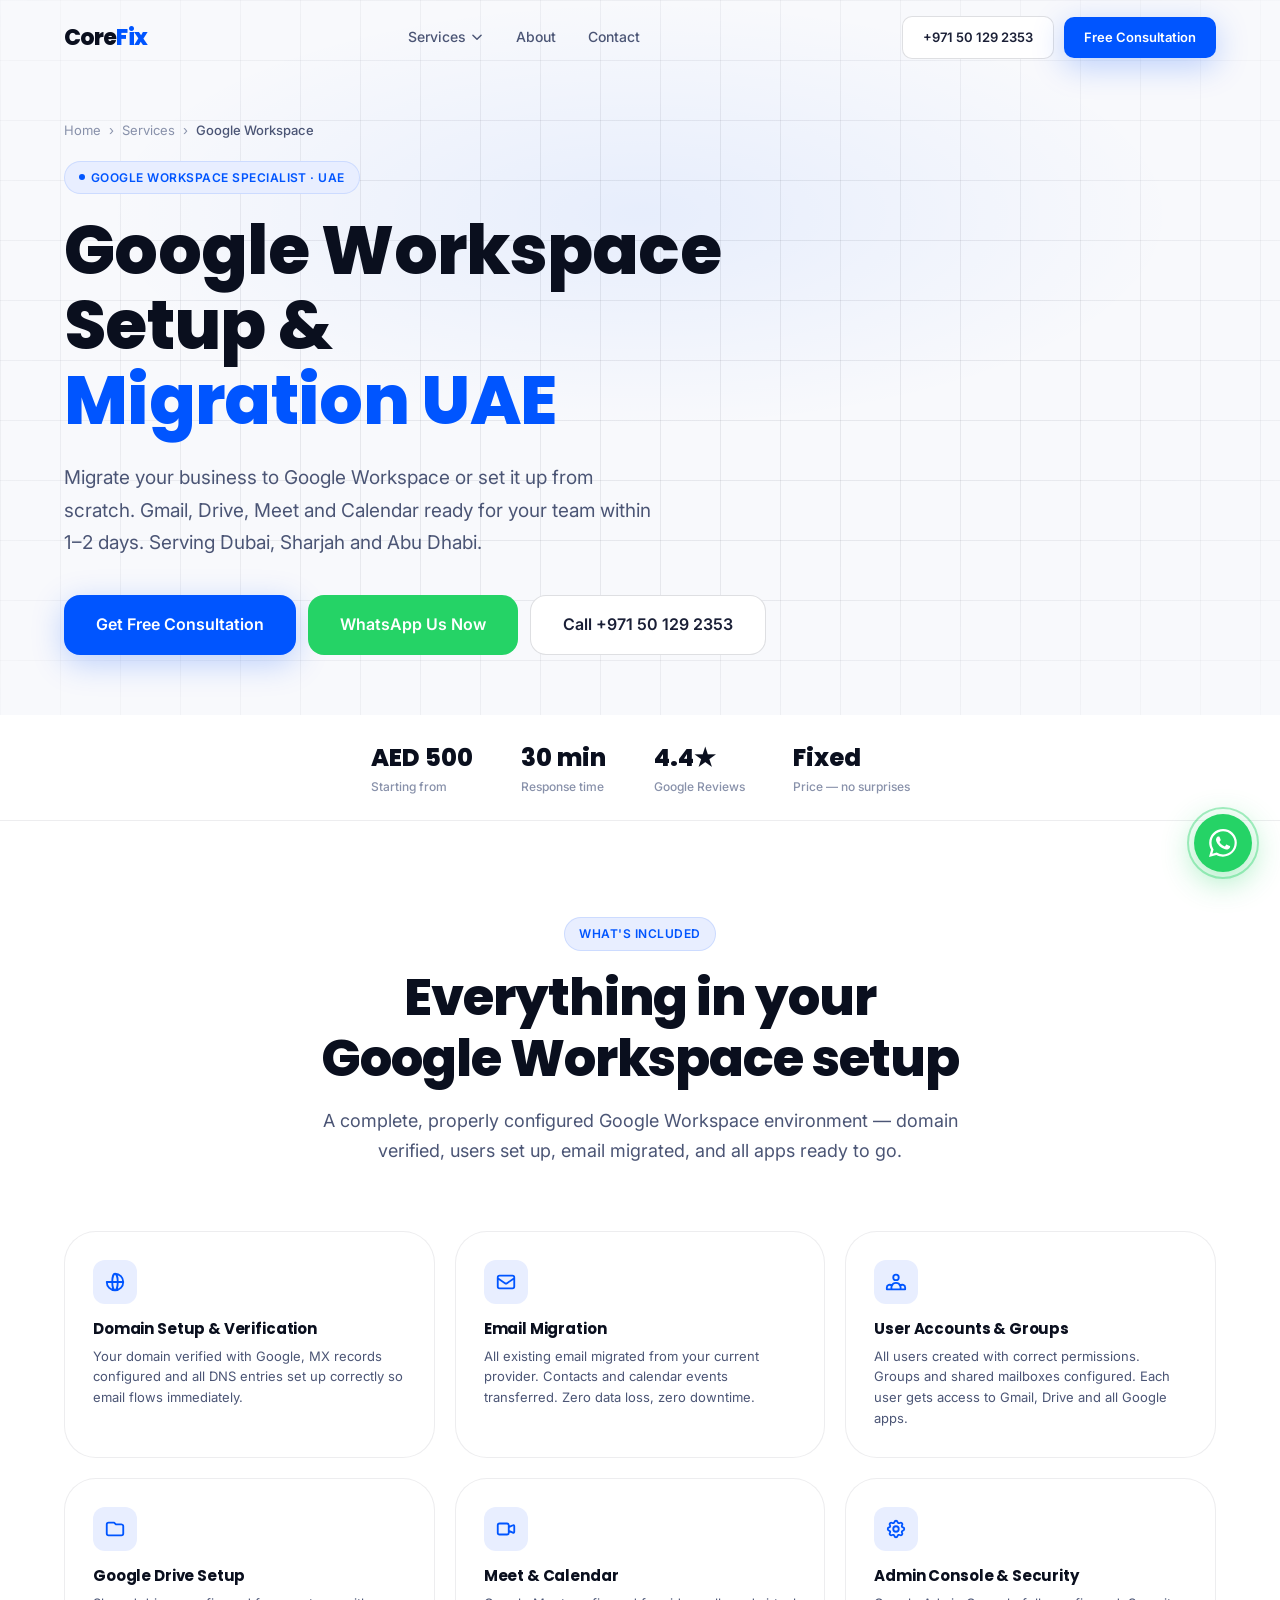
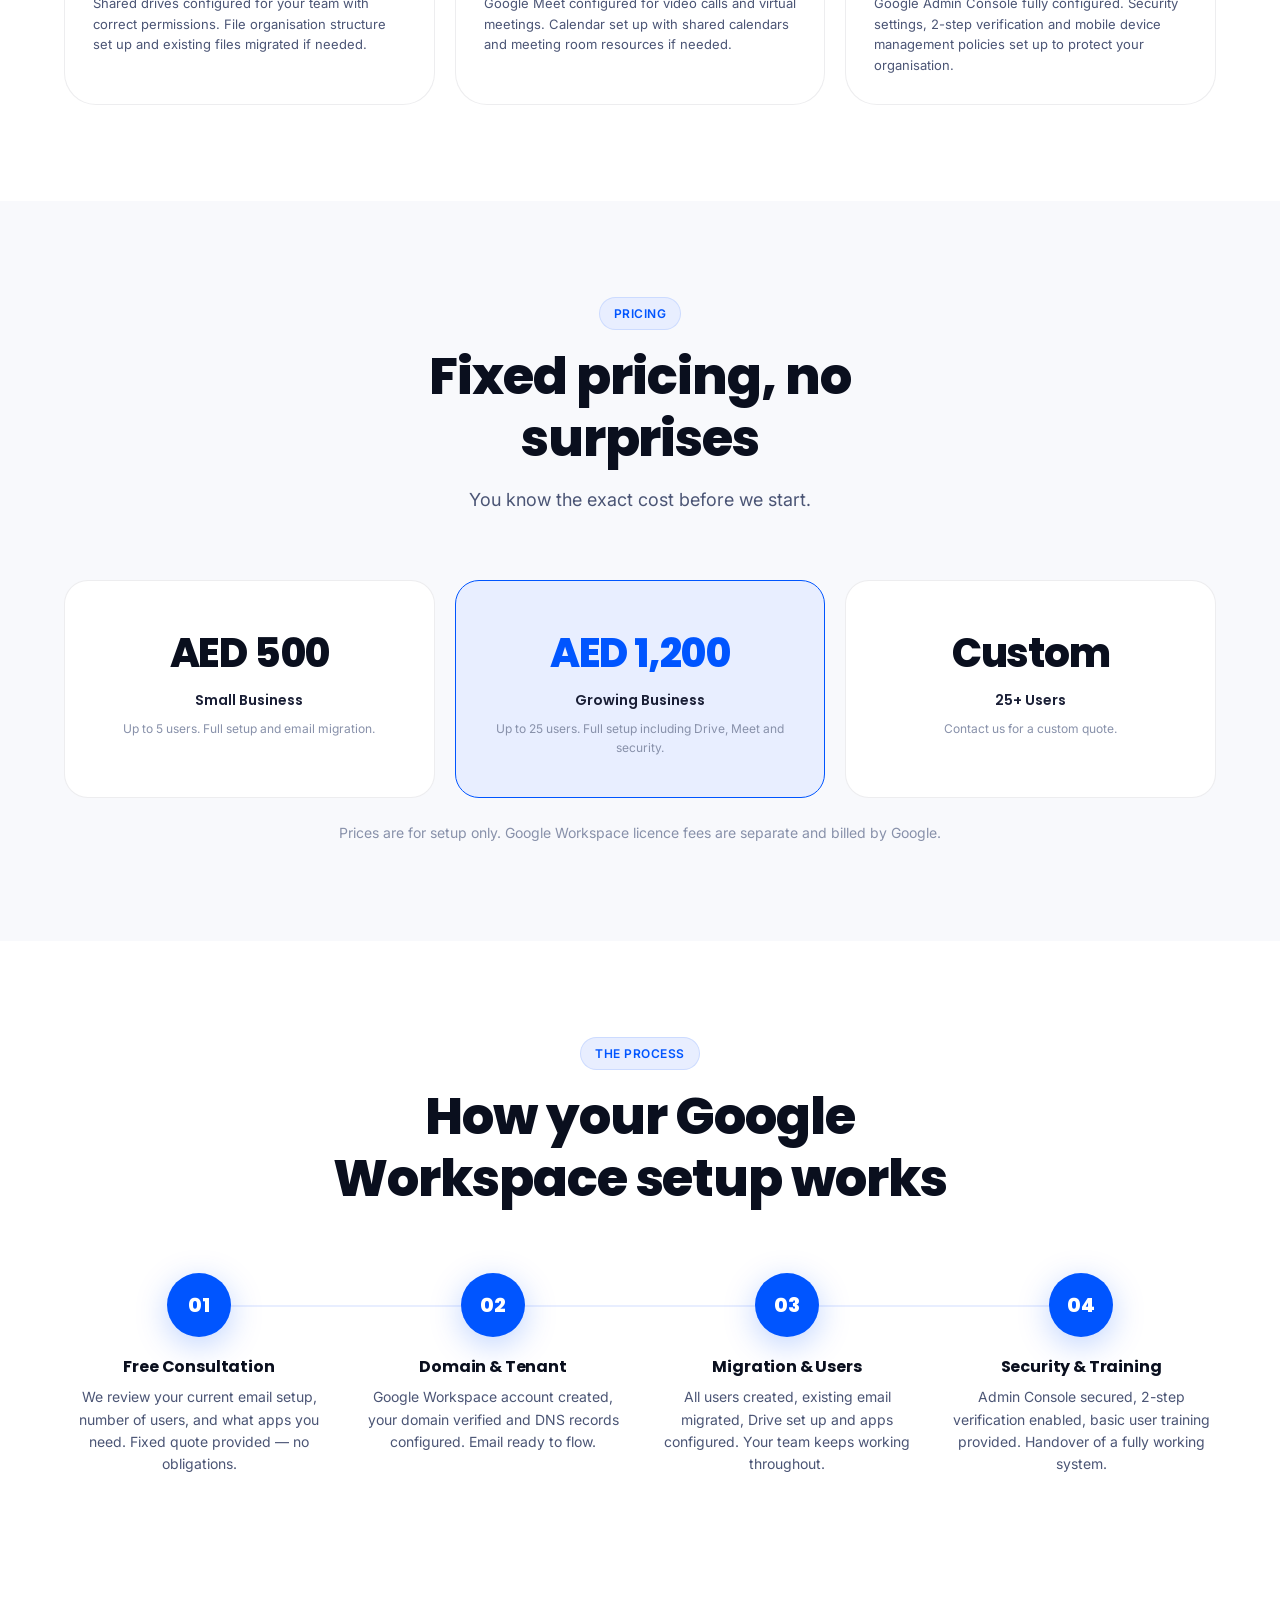
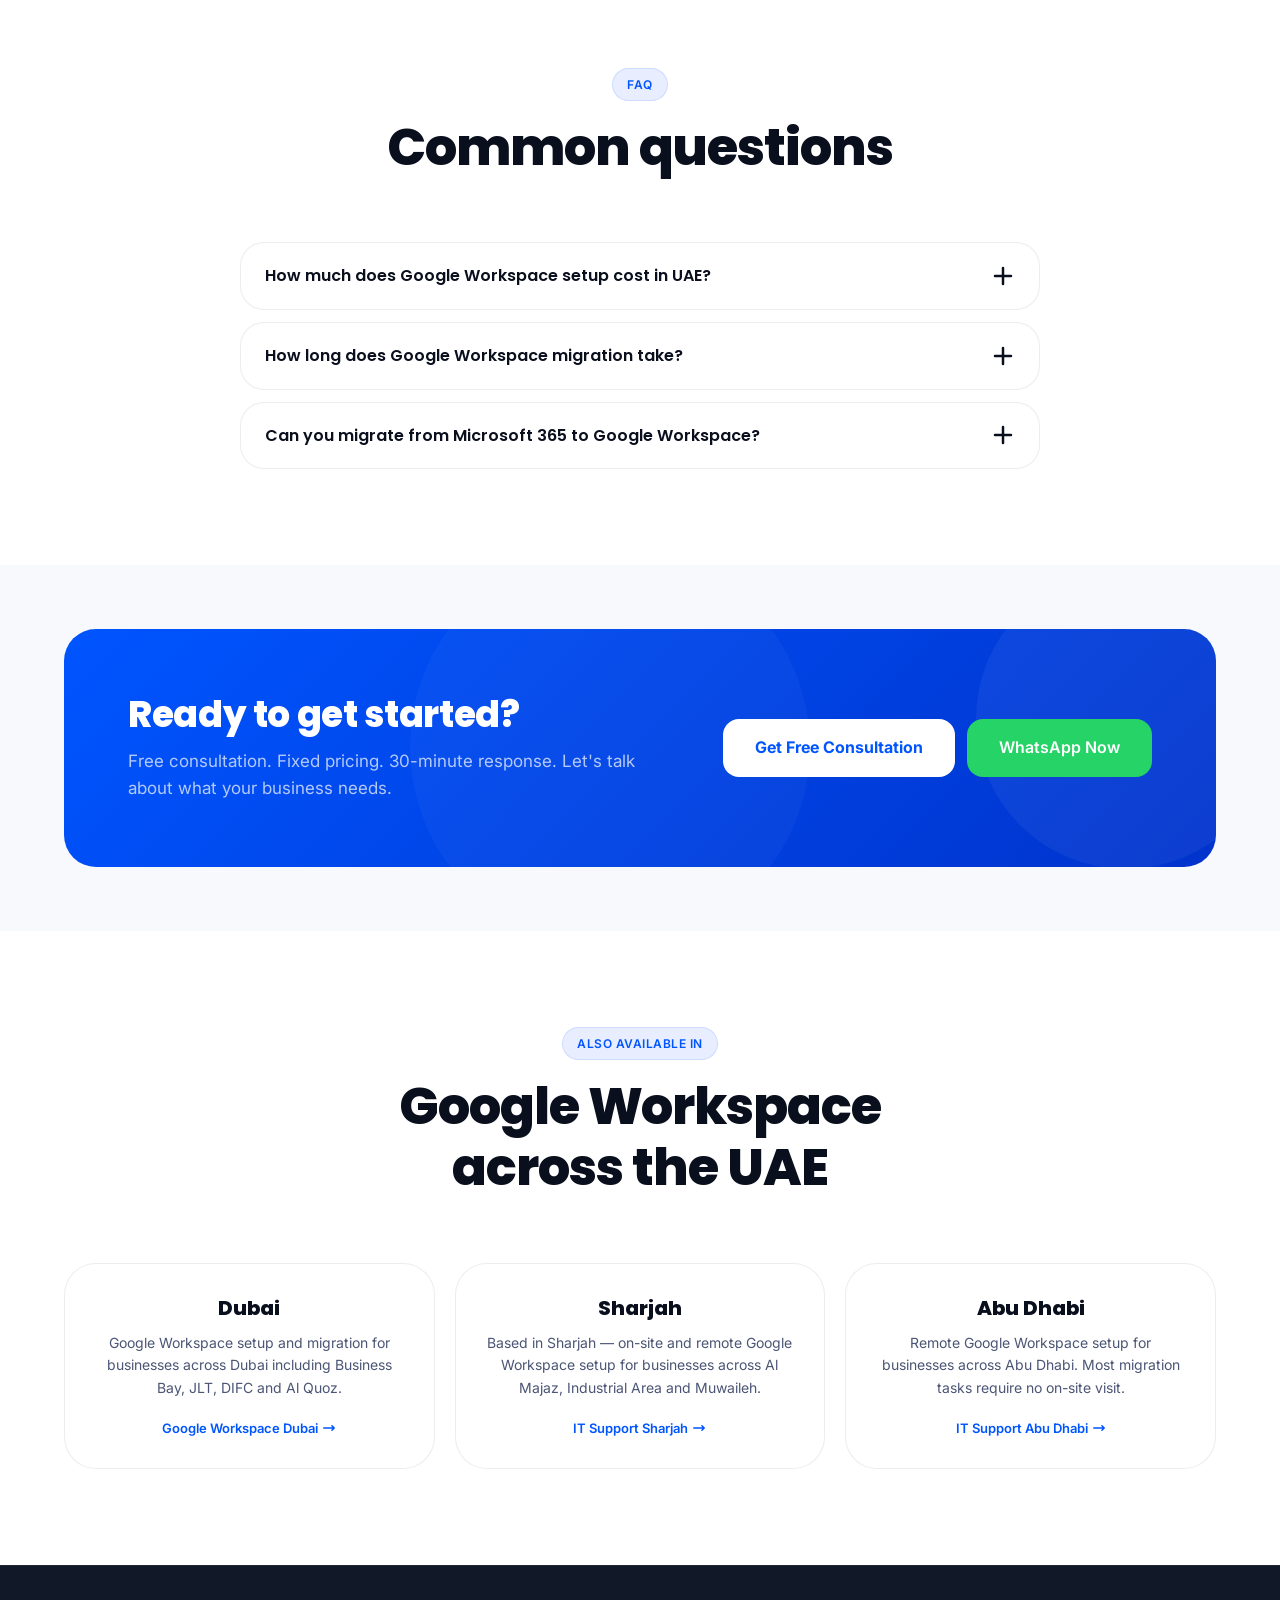
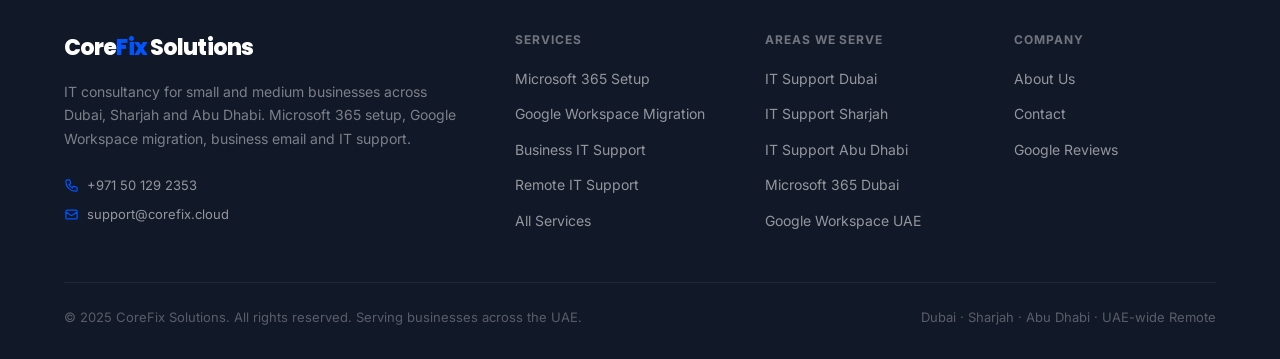
<file: google-workspace.html>
<!DOCTYPE html>
<html lang="en">
<head>
<meta charset="UTF-8">
<meta name="viewport" content="width=device-width, initial-scale=1.0">
<meta name="author" content="CoreFix Solutions">
<meta name="robots" content="index, follow, max-snippet:-1, max-image-preview:large, max-video-preview:-1">
<meta name="geo.region" content="AE">
<meta name="geo.placename" content="Dubai, Sharjah, Abu Dhabi, United Arab Emirates">
<link rel="preconnect" href="https://fonts.googleapis.com">
<link rel="preconnect" href="https://fonts.gstatic.com" crossorigin>
<link href="https://fonts.googleapis.com/css2?family=Inter:opsz,wght@14..32,300;14..32,400;14..32,500;14..32,600;14..32,700;14..32,800&family=Poppins:wght@400;500;600;700;800&display=swap" rel="stylesheet">
<link rel="stylesheet" href="style.css">
<link rel="apple-touch-icon" sizes="180x180" href="apple-touch-icon.png">
<link rel="icon" type="image/png" sizes="32x32" href="favicon-32x32.png">
<link rel="icon" type="image/png" sizes="16x16" href="favicon-16x16.png">
<link rel="manifest" href="site.webmanifest">
<script async src="https://www.googletagmanager.com/gtag/js?id=G-E2PS5NH8T0"></script>
<script>window.dataLayer=window.dataLayer||[];function gtag(){dataLayer.push(arguments);}gtag('js',new Date());gtag('config','G-E2PS5NH8T0');</script>
<title>Google Workspace Setup & Migration UAE | CoreFix Solutions</title>
<meta name="description" content="Google Workspace setup and migration for businesses in Dubai, Sharjah & Abu Dhabi. Gmail, Drive, Meet & Calendar configured in 1–2 days. Fixed pricing from AED 500.">
<meta name="keywords" content="Google Workspace setup UAE, Google Workspace Dubai, G Suite migration UAE, Google Workspace Sharjah">
<link rel="canonical" href="https://corefix.cloud/google-workspace.html">
<meta property="og:type" content="website">
<meta property="og:site_name" content="CoreFix Solutions">
<meta property="og:title" content="Google Workspace Setup & Migration UAE | CoreFix Solutions">
<meta property="og:description" content="Google Workspace setup and migration for businesses in Dubai, Sharjah & Abu Dhabi. Gmail, Drive, Meet & Calendar configured in 1–2 days. Fixed pricing from AED 500.">
<meta property="og:url" content="https://corefix.cloud/google-workspace.html">
<meta property="og:image" content="https://corefix.cloud/og-image.jpg">
<meta property="og:locale" content="en_AE">
<meta name="twitter:card" content="summary_large_image">
<meta name="twitter:title" content="Google Workspace Setup & Migration UAE | CoreFix Solutions">
<meta name="twitter:description" content="Google Workspace setup and migration for businesses in Dubai, Sharjah & Abu Dhabi. Gmail, Drive, Meet & Calendar configured in 1–2 days. Fixed pricing from AED 500.">
<meta name="twitter:image" content="https://corefix.cloud/og-image.jpg">
<script type="application/ld+json">
{"@context":"https://schema.org","@type":"Service","provider":{"@type":"ProfessionalService","name":"CoreFix Solutions","url":"https://corefix.cloud/","telephone":"+971501292353"},"name":"Google Workspace Setup and Migration UAE","description":"Google Workspace setup and migration for businesses in Dubai, Sharjah and Abu Dhabi. Gmail, Drive, Meet, Calendar and Admin Console configured professionally.","areaServed":[{"@type":"City","name":"Dubai"},{"@type":"City","name":"Sharjah"},{"@type":"City","name":"Abu Dhabi"}],"offers":{"@type":"Offer","price":"500","priceCurrency":"AED","description":"Google Workspace setup starting from AED 500"}}
</script>
<script type="application/ld+json">
{"@context":"https://schema.org","@type":"FAQPage","mainEntity":[{"@type":"Question","name":"How much does Google Workspace setup cost in UAE?","acceptedAnswer":{"@type":"Answer","text":"Google Workspace setup starts from AED 500 depending on the number of users and complexity. Google Workspace licence fees are separate and billed by Google directly."}},{"@type":"Question","name":"How long does Google Workspace migration take?","acceptedAnswer":{"@type":"Answer","text":"Most Google Workspace setups and migrations complete within 1–2 business days. Your team can continue working throughout the process."}},{"@type":"Question","name":"Can you migrate from Microsoft 365 to Google Workspace?","acceptedAnswer":{"@type":"Answer","text":"Yes. We handle complete migrations from Microsoft 365, cPanel, Yahoo, or any other email provider to Google Workspace with zero data loss."}}]}
</script>
</head>
<body>
<a href="https://wa.me/971501292353?text=Hi%2C%20I%20need%20IT%20consultancy%20for%20my%20business" target="_blank" rel="noopener noreferrer" class="wa-float" aria-label="Chat on WhatsApp"><div class="wa-float-ring"></div><svg fill="currentColor" viewBox="0 0 24 24"><path d="M17.472 14.382c-.297-.149-1.758-.867-2.03-.967-.273-.099-.471-.148-.67.15-.197.297-.767.966-.94 1.164-.173.199-.347.223-.644.075-.297-.15-1.255-.463-2.39-1.475-.883-.788-1.48-1.761-1.653-2.059-.173-.297-.018-.458.13-.606.134-.133.298-.347.446-.52.149-.174.198-.298.298-.497.099-.198.05-.371-.025-.52-.075-.149-.669-1.612-.916-2.207-.242-.579-.487-.5-.669-.51-.173-.008-.371-.01-.57-.01-.198 0-.52.074-.792.372-.272.297-1.04 1.016-1.04 2.479 0 1.462 1.065 2.875 1.213 3.074.149.198 2.096 3.2 5.077 4.487.709.306 1.262.489 1.694.625.712.227 1.36.195 1.871.118.571-.085 1.758-.719 2.006-1.413.248-.694.248-1.289.173-1.413-.074-.124-.272-.198-.57-.347m-5.421 7.403h-.004a9.87 9.87 0 01-5.031-1.378l-.361-.214-3.741.982.998-3.648-.235-.374a9.86 9.86 0 01-1.51-5.26c.001-5.45 4.436-9.884 9.888-9.884 2.64 0 5.122 1.03 6.988 2.898a9.825 9.825 0 012.893 6.994c-.003 5.45-4.437 9.884-9.885 9.884m8.413-18.297A11.815 11.815 0 0012.05 0C5.495 0 .16 5.335.157 11.892c0 2.096.547 4.142 1.588 5.945L0 24l6.335-1.662c1.72.94 3.659 1.437 5.63 1.438h.005c6.554 0 11.89-5.335 11.893-11.893a11.821 11.821 0 00-3.48-8.413Z"/></svg></a>
<!-- NAV -->
<nav id="nav">
  <div class="container">
    <div class="nav-inner">
      <a href="index.html" class="nav-logo">Core<span>Fix</span></a>
      <ul class="nav-links">
        <li class="dd">
          <a href="services.html">Services <svg class="dd-arrow" fill="none" stroke="currentColor" viewBox="0 0 24 24"><path stroke-linecap="round" stroke-linejoin="round" stroke-width="2.5" d="M19 9l-7 7-7-7"/></svg></a>
          <div class="dd-menu">
            <a href="microsoft-365.html"><div class="dd-icon"><svg fill="none" stroke="currentColor" viewBox="0 0 24 24"><path stroke-linecap="round" stroke-linejoin="round" stroke-width="2" d="M9 17V7m0 10a2 2 0 01-2 2H5a2 2 0 01-2-2V7a2 2 0 012-2h2a2 2 0 012 2m0 10a2 2 0 002 2h2a2 2 0 002-2M9 7a2 2 0 012-2h2a2 2 0 012 2m0 10V7m0 10a2 2 0 002 2h2a2 2 0 002-2V7a2 2 0 00-2-2h-2a2 2 0 00-2 2"/></svg></div><div><div style="font-weight:700;font-size:13px;color:var(--text)">Microsoft 365</div><div style="font-size:12px;color:var(--text-3)">Setup &amp; management</div></div></a>
            <a href="google-workspace.html"><div class="dd-icon"><svg fill="none" stroke="currentColor" viewBox="0 0 24 24"><path stroke-linecap="round" stroke-linejoin="round" stroke-width="2" d="M3 8l7.89 5.26a2 2 0 002.22 0L21 8M5 19h14a2 2 0 002-2V7a2 2 0 00-2-2H5a2 2 0 00-2 2v10a2 2 0 002 2z"/></svg></div><div><div style="font-weight:700;font-size:13px;color:var(--text)">Google Workspace</div><div style="font-size:12px;color:var(--text-3)">Migration &amp; setup</div></div></a>
            <a href="it-support.html"><div class="dd-icon"><svg fill="none" stroke="currentColor" viewBox="0 0 24 24"><path stroke-linecap="round" stroke-linejoin="round" stroke-width="2" d="M10.325 4.317c.426-1.756 2.924-1.756 3.35 0a1.724 1.724 0 002.573 1.066c1.543-.94 3.31.826 2.37 2.37a1.724 1.724 0 001.065 2.572c1.756.426 1.756 2.924 0 3.35a1.724 1.724 0 00-1.066 2.573c.94 1.543-.826 3.31-2.37 2.37a1.724 1.724 0 00-2.572 1.065c-.426 1.756-2.924 1.756-3.35 0a1.724 1.724 0 00-2.573-1.066c-1.543.94-3.31-.826-2.37-2.37a1.724 1.724 0 00-1.065-2.572c-1.756-.426-1.756-2.924 0-3.35a1.724 1.724 0 001.066-2.573c-.94-1.543.826-3.31 2.37-2.37.996.608 2.296.07 2.572-1.065z"/><path stroke-linecap="round" stroke-linejoin="round" stroke-width="2" d="M15 12a3 3 0 11-6 0 3 3 0 016 0z"/></svg></div><div><div style="font-weight:700;font-size:13px;color:var(--text)">IT Support</div><div style="font-size:12px;color:var(--text-3)">Ongoing &amp; project</div></div></a>
            <div class="dd-divider"></div>
            <a href="remote-support.html"><div class="dd-icon" style="background:rgba(0,179,126,0.1)"><svg fill="none" stroke="currentColor" viewBox="0 0 24 24" style="color:var(--success)"><path stroke-linecap="round" stroke-linejoin="round" stroke-width="2" d="M9.75 17L9 20l-1 1h8l-1-1-.75-3M3 13h18M5 17h14a2 2 0 002-2V5a2 2 0 00-2-2H5a2 2 0 00-2 2v10a2 2 0 002 2z"/></svg></div><div><div style="font-weight:700;font-size:13px;color:var(--success)">Remote Support</div><div style="font-size:12px;color:var(--text-3)">Available now · UAE-wide</div></div></a>
          </div>
        </li>
        <li><a href="about.html">About</a></li>
        <li><a href="contact.html">Contact</a></li>
      </ul>
      <div class="nav-cta">
        <a href="tel:+971501292353" class="btn btn-secondary btn-sm">+971 50 129 2353</a>
        <a href="contact.html" class="btn btn-primary btn-sm">Free Consultation</a>
        <button id="ham-btn" onclick="toggleNav()" aria-label="Toggle menu"><svg id="ham-icon" fill="none" stroke="currentColor" viewBox="0 0 24 24"><path stroke-linecap="round" stroke-linejoin="round" stroke-width="2" d="M4 6h16M4 12h16M4 18h16"/></svg></button>
      </div>
    </div>
  </div>
</nav>
<!-- MOBILE NAV -->
<div id="mob-nav">
  <p class="mob-label">Services</p>
  <a href="microsoft-365.html" onclick="closeNav()" class="mob-sub">Microsoft 365 Setup &amp; Management</a>
  <a href="google-workspace.html" onclick="closeNav()" class="mob-sub">Google Workspace Migration</a>
  <a href="it-support.html" onclick="closeNav()" class="mob-sub">IT Support for Business</a>
  <a href="remote-support.html" onclick="closeNav()" class="mob-sub" style="color:var(--success)">⚡ Remote Support — Available Now</a>
  <a href="about.html" onclick="closeNav()" class="mob-link">About</a>
  <a href="contact.html" onclick="closeNav()" class="mob-link">Contact</a>
  <div style="margin-top:auto;padding-top:32px;display:flex;flex-direction:column;gap:12px;">
    <a href="contact.html" class="btn btn-primary btn-lg" onclick="closeNav()">Get Free Consultation</a>
    <a href="https://wa.me/971501292353" target="_blank" rel="noopener" class="btn btn-wa btn-lg">WhatsApp Us Now</a>
  </div>
</div>

<header class="page-hero" aria-label="Google Workspace Setup UAE">
  <div class="page-hero-grid-bg"></div>
  <div class="container">
    <div class="page-hero-inner">
      <nav class="breadcrumb" aria-label="Breadcrumb"><a href="/">Home</a><span>&#8250;</span><a href="services.html">Services</a><span>&#8250;</span><span class="active">Google Workspace</span></nav>
      <div class="page-hero-eyebrow"><span class="tag tag-blue"><span class="tag-dot"></span>Google Workspace Specialist · UAE</span></div>
      <h1 class="page-hero-h1">Google Workspace Setup &amp;<br><span class="accent-line">Migration UAE</span></h1>
      <p class="page-hero-sub">Migrate your business to Google Workspace or set it up from scratch. Gmail, Drive, Meet and Calendar ready for your team within 1–2 days. Serving Dubai, Sharjah and Abu Dhabi.</p>
      <div class="page-hero-ctas">
        <a href="contact.html" class="btn btn-primary btn-lg">Get Free Consultation</a>
        <a href="https://wa.me/971501292353" target="_blank" rel="noopener" class="btn btn-wa btn-lg">WhatsApp Us Now</a>
        <a href="tel:+971501292353" class="btn btn-secondary btn-lg">Call +971 50 129 2353</a>
      </div>
    </div>
  </div>
</header>
<div class="trust-bar">
  <div class="container">
    <div class="trust-inner">
      <div class="trust-item"><div><div class="trust-val">AED 500</div><div class="trust-label">Starting from</div></div></div>
      <div class="trust-item"><div><div class="trust-val">30 min</div><div class="trust-label">Response time</div></div></div>
      <div class="trust-item"><div><div class="trust-val">4.4&#9733;</div><div class="trust-label">Google Reviews</div></div></div>
      <div class="trust-item"><div><div class="trust-val">Fixed</div><div class="trust-label">Price — no surprises</div></div></div>
    </div>
  </div>
</div>

<section class="section section-white" aria-label="What is included">
  <div class="container">
    <div class="section-header reveal">
      <div class="section-tag"><span class="tag tag-blue">What's Included</span></div>
      <h2 class="section-h2">Everything in your Google Workspace setup</h2>
      <p class="section-sub">A complete, properly configured Google Workspace environment — domain verified, users set up, email migrated, and all apps ready to go.</p>
    </div>
    <div class="feature-grid reveal">
      <div class="fgcard"><div class="fgcard-icon"><svg fill="none" stroke="currentColor" viewBox="0 0 24 24"><path stroke-linecap="round" stroke-linejoin="round" stroke-width="2" d="M21 12a9 9 0 01-9 9m9-9a9 9 0 00-9-9m9 9H3m9 9a9 9 0 01-9-9m9 9c1.657 0 3-4.03 3-9s-1.343-9-3-9m0 18c-1.657 0-3-4.03-3-9s1.343-9 3-9"/></svg></div><h3 class="fgcard-title">Domain Setup &amp; Verification</h3><p class="fgcard-desc">Your domain verified with Google, MX records configured and all DNS entries set up correctly so email flows immediately.</p></div>
      <div class="fgcard"><div class="fgcard-icon"><svg fill="none" stroke="currentColor" viewBox="0 0 24 24"><path stroke-linecap="round" stroke-linejoin="round" stroke-width="2" d="M3 8l7.89 5.26a2 2 0 002.22 0L21 8M5 19h14a2 2 0 002-2V7a2 2 0 00-2-2H5a2 2 0 00-2 2v10a2 2 0 002 2z"/></svg></div><h3 class="fgcard-title">Email Migration</h3><p class="fgcard-desc">All existing email migrated from your current provider. Contacts and calendar events transferred. Zero data loss, zero downtime.</p></div>
      <div class="fgcard"><div class="fgcard-icon"><svg fill="none" stroke="currentColor" viewBox="0 0 24 24"><path stroke-linecap="round" stroke-linejoin="round" stroke-width="2" d="M17 20h5v-2a3 3 0 00-5.356-1.857M17 20H7m10 0v-2c0-.656-.126-1.283-.356-1.857M7 20H2v-2a3 3 0 015.356-1.857M7 20v-2c0-.656.126-1.283.356-1.857m0 0a5.002 5.002 0 019.288 0M15 7a3 3 0 11-6 0 3 3 0 016 0z"/></svg></div><h3 class="fgcard-title">User Accounts &amp; Groups</h3><p class="fgcard-desc">All users created with correct permissions. Groups and shared mailboxes configured. Each user gets access to Gmail, Drive and all Google apps.</p></div>
      <div class="fgcard"><div class="fgcard-icon"><svg fill="none" stroke="currentColor" viewBox="0 0 24 24"><path stroke-linecap="round" stroke-linejoin="round" stroke-width="2" d="M3 7v10a2 2 0 002 2h14a2 2 0 002-2V9a2 2 0 00-2-2h-6l-2-2H5a2 2 0 00-2 2z"/></svg></div><h3 class="fgcard-title">Google Drive Setup</h3><p class="fgcard-desc">Shared drives configured for your team with correct permissions. File organisation structure set up and existing files migrated if needed.</p></div>
      <div class="fgcard"><div class="fgcard-icon"><svg fill="none" stroke="currentColor" viewBox="0 0 24 24"><path stroke-linecap="round" stroke-linejoin="round" stroke-width="2" d="M15 10l4.553-2.069A1 1 0 0121 8.871v6.258a1 1 0 01-1.447.894L15 14M5 18h8a2 2 0 002-2V8a2 2 0 00-2-2H5a2 2 0 00-2 2v8a2 2 0 002 2z"/></svg></div><h3 class="fgcard-title">Meet &amp; Calendar</h3><p class="fgcard-desc">Google Meet configured for video calls and virtual meetings. Calendar set up with shared calendars and meeting room resources if needed.</p></div>
      <div class="fgcard"><div class="fgcard-icon"><svg fill="none" stroke="currentColor" viewBox="0 0 24 24"><path stroke-linecap="round" stroke-linejoin="round" stroke-width="2" d="M10.325 4.317c.426-1.756 2.924-1.756 3.35 0a1.724 1.724 0 002.573 1.066c1.543-.94 3.31.826 2.37 2.37a1.724 1.724 0 001.065 2.572c1.756.426 1.756 2.924 0 3.35a1.724 1.724 0 00-1.066 2.573c.94 1.543-.826 3.31-2.37 2.37a1.724 1.724 0 00-2.572 1.065c-.426 1.756-2.924 1.756-3.35 0a1.724 1.724 0 00-2.573-1.066c-1.543.94-3.31-.826-2.37-2.37a1.724 1.724 0 00-1.065-2.572c-1.756-.426-1.756-2.924 0-3.35a1.724 1.724 0 001.066-2.573c-.94-1.543.826-3.31 2.37-2.37.996.608 2.296.07 2.572-1.065z"/><path stroke-linecap="round" stroke-linejoin="round" stroke-width="2" d="M15 12a3 3 0 11-6 0 3 3 0 016 0z"/></svg></div><h3 class="fgcard-title">Admin Console &amp; Security</h3><p class="fgcard-desc">Google Admin Console fully configured. Security settings, 2-step verification and mobile device management policies set up to protect your organisation.</p></div>
    </div>
  </div>
</section>

<section class="section" aria-label="Pricing">
  <div class="container">
    <div class="section-header reveal"><div class="section-tag"><span class="tag tag-blue">Pricing</span></div><h2 class="section-h2">Fixed pricing, no surprises</h2><p class="section-sub">You know the exact cost before we start.</p></div>
    <div style="display:grid;grid-template-columns:repeat(3,1fr);gap:20px" class="reveal">
      <div class="stat-card" style="text-align:center;padding:40px 28px"><div class="stat-number">AED 500</div><div class="stat-label">Small Business</div><div class="stat-sub" style="margin-top:8px">Up to 5 users. Full setup and email migration.</div></div>
      <div class="stat-card" style="text-align:center;padding:40px 28px;border-color:var(--accent);background:var(--accent-light)"><div class="stat-number" style="color:var(--accent)">AED 1,200</div><div class="stat-label">Growing Business</div><div class="stat-sub" style="margin-top:8px">Up to 25 users. Full setup including Drive, Meet and security.</div></div>
      <div class="stat-card" style="text-align:center;padding:40px 28px"><div class="stat-number">Custom</div><div class="stat-label">25+ Users</div><div class="stat-sub" style="margin-top:8px">Contact us for a custom quote.</div></div>
    </div>
    <p style="text-align:center;margin-top:24px;font-size:14px;color:var(--text-3);font-family:'Inter',sans-serif">Prices are for setup only. Google Workspace licence fees are separate and billed by Google.</p>
  </div>
</section>

<section class="section section-white" aria-label="The process">
  <div class="container">
    <div class="section-header reveal"><div class="section-tag"><span class="tag tag-blue">The Process</span></div><h2 class="section-h2">How your Google Workspace setup works</h2></div>
    <div class="process-steps reveal">
      <div class="pstep"><div class="pstep-num">01</div><h3 class="pstep-title">Free Consultation</h3><p class="pstep-text">We review your current email setup, number of users, and what apps you need. Fixed quote provided — no obligations.</p></div>
      <div class="pstep"><div class="pstep-num">02</div><h3 class="pstep-title">Domain &amp; Tenant</h3><p class="pstep-text">Google Workspace account created, your domain verified and DNS records configured. Email ready to flow.</p></div>
      <div class="pstep"><div class="pstep-num">03</div><h3 class="pstep-title">Migration &amp; Users</h3><p class="pstep-text">All users created, existing email migrated, Drive set up and apps configured. Your team keeps working throughout.</p></div>
      <div class="pstep"><div class="pstep-num">04</div><h3 class="pstep-title">Security &amp; Training</h3><p class="pstep-text">Admin Console secured, 2-step verification enabled, basic user training provided. Handover of a fully working system.</p></div>
    </div>
  </div>
</section>

<section class="section section-white" aria-label="FAQ">
  <div class="container">
    <div class="section-header reveal">
      <div class="section-tag"><span class="tag tag-blue">FAQ</span></div>
      <h2 class="section-h2">Common questions</h2>
    </div>
    <div class="faq-list reveal">
      <div class="fitem"><div class="fq" onclick="toggleFaq(this)">How much does Google Workspace setup cost in UAE?<div class="fq-icon"><svg fill="none" stroke="currentColor" viewBox="0 0 24 24"><path stroke-linecap="round" stroke-linejoin="round" stroke-width="2.5" d="M12 4v16m8-8H4"/></svg></div></div><div class="fa"><div class="fa-inner">Google Workspace setup starts from AED 500 for up to 5 users. Google's monthly licence fee is separate and billed directly by Google. We provide a fixed quote after a free consultation — no hourly billing.</div></div></div>
      <div class="fitem"><div class="fq" onclick="toggleFaq(this)">How long does Google Workspace migration take?<div class="fq-icon"><svg fill="none" stroke="currentColor" viewBox="0 0 24 24"><path stroke-linecap="round" stroke-linejoin="round" stroke-width="2.5" d="M12 4v16m8-8H4"/></svg></div></div><div class="fa"><div class="fa-inner">Most setups and migrations are complete within 1–2 business days. Your team can continue using their current email throughout — we migrate everything and switch DNS at the end to minimise disruption.</div></div></div>
      <div class="fitem"><div class="fq" onclick="toggleFaq(this)">Can you migrate from Microsoft 365 to Google Workspace?<div class="fq-icon"><svg fill="none" stroke="currentColor" viewBox="0 0 24 24"><path stroke-linecap="round" stroke-linejoin="round" stroke-width="2.5" d="M12 4v16m8-8H4"/></svg></div></div><div class="fa"><div class="fa-inner">Yes. We handle complete migrations from Microsoft 365, cPanel, Yahoo, or any other email platform to Google Workspace. All emails, contacts and calendar data are migrated with zero data loss.</div></div></div>
    </div>
  </div>
</section>

<section class="section-sm">
  <div class="container">
    <div class="cta-banner reveal">
      <div class="cta-banner-text">
        <h2 class="cta-banner-title">Ready to get started?</h2>
        <p class="cta-banner-sub">Free consultation. Fixed pricing. 30-minute response. Let's talk about what your business needs.</p>
      </div>
      <div class="cta-banner-actions">
        <a href="contact.html" class="btn btn-lg" style="background:white;color:var(--accent);font-weight:700">Get Free Consultation</a>
        <a href="https://wa.me/971501292353" target="_blank" rel="noopener" class="btn btn-wa btn-lg">WhatsApp Now</a>
      </div>
    </div>
  </div>
</section>

<section class="section section-white" aria-label="Google Workspace across UAE">
  <div class="container">
    <div class="section-header"><div class="section-tag"><span class="tag tag-blue">Also Available In</span></div><h2 class="section-h2">Google Workspace across the UAE</h2></div>
    <div class="areas-grid reveal">
      <div class="area-card"><div class="area-card-city">Dubai</div><div class="area-card-desc">Google Workspace setup and migration for businesses across Dubai including Business Bay, JLT, DIFC and Al Quoz.</div><a href="google-workspace-uae.html" class="area-card-link">Google Workspace Dubai <svg width="14" height="14" fill="none" stroke="currentColor" viewBox="0 0 24 24"><path stroke-linecap="round" stroke-linejoin="round" stroke-width="2.5" d="M17 8l4 4m0 0l-4 4m4-4H3"/></svg></a></div>
      <div class="area-card"><div class="area-card-city">Sharjah</div><div class="area-card-desc">Based in Sharjah — on-site and remote Google Workspace setup for businesses across Al Majaz, Industrial Area and Muwaileh.</div><a href="it-support-sharjah.html" class="area-card-link">IT Support Sharjah <svg width="14" height="14" fill="none" stroke="currentColor" viewBox="0 0 24 24"><path stroke-linecap="round" stroke-linejoin="round" stroke-width="2.5" d="M17 8l4 4m0 0l-4 4m4-4H3"/></svg></a></div>
      <div class="area-card"><div class="area-card-city">Abu Dhabi</div><div class="area-card-desc">Remote Google Workspace setup for businesses across Abu Dhabi. Most migration tasks require no on-site visit.</div><a href="it-support-abu-dhabi.html" class="area-card-link">IT Support Abu Dhabi <svg width="14" height="14" fill="none" stroke="currentColor" viewBox="0 0 24 24"><path stroke-linecap="round" stroke-linejoin="round" stroke-width="2.5" d="M17 8l4 4m0 0l-4 4m4-4H3"/></svg></a></div>
    </div>
  </div>
</section>
<!-- FOOTER -->
<footer>
  <div class="container">
    <div class="footer-grid">
      <div>
        <div class="footer-logo">Core<span>Fix</span> Solutions</div>
        <p class="footer-desc">IT consultancy for small and medium businesses across Dubai, Sharjah and Abu Dhabi. Microsoft 365 setup, Google Workspace migration, business email and IT support.</p>
        <div class="footer-contact-item"><svg fill="none" stroke="currentColor" viewBox="0 0 24 24"><path stroke-linecap="round" stroke-linejoin="round" stroke-width="2" d="M3 5a2 2 0 012-2h3.28a1 1 0 01.948.684l1.498 4.493a1 1 0 01-.502 1.21l-2.257 1.13a11.042 11.042 0 005.516 5.516l1.13-2.257a1 1 0 011.21-.502l4.493 1.498a1 1 0 01.684.949V19a2 2 0 01-2 2h-1C9.716 21 3 14.284 3 6V5z"/></svg><a href="tel:+971501292353">+971 50 129 2353</a></div>
        <div class="footer-contact-item"><svg fill="none" stroke="currentColor" viewBox="0 0 24 24"><path stroke-linecap="round" stroke-linejoin="round" stroke-width="2" d="M3 8l7.89 5.26a2 2 0 002.22 0L21 8M5 19h14a2 2 0 002-2V7a2 2 0 00-2-2H5a2 2 0 00-2 2v10a2 2 0 002 2z"/></svg><a href="mailto:support@corefix.cloud">support@corefix.cloud</a></div>
      </div>
      <div>
        <p class="footer-heading">Services</p>
        <ul class="footer-links">
          <li><a href="microsoft-365.html">Microsoft 365 Setup</a></li>
          <li><a href="google-workspace.html">Google Workspace Migration</a></li>
          <li><a href="it-support.html">Business IT Support</a></li>
          <li><a href="remote-support.html">Remote IT Support</a></li>
          <li><a href="services.html">All Services</a></li>
        </ul>
      </div>
      <div>
        <p class="footer-heading">Areas We Serve</p>
        <ul class="footer-links">
          <li><a href="it-support-dubai.html">IT Support Dubai</a></li>
          <li><a href="it-support-sharjah.html">IT Support Sharjah</a></li>
          <li><a href="it-support-abu-dhabi.html">IT Support Abu Dhabi</a></li>
          <li><a href="microsoft-365-dubai.html">Microsoft 365 Dubai</a></li>
          <li><a href="google-workspace-uae.html">Google Workspace UAE</a></li>
        </ul>
      </div>
      <div>
        <p class="footer-heading">Company</p>
        <ul class="footer-links">
          <li><a href="about.html">About Us</a></li>
          <li><a href="contact.html">Contact</a></li>
          <li><a href="https://share.google/1KY686doRgPydYVxl" target="_blank" rel="noopener noreferrer">Google Reviews</a></li>
        </ul>
      </div>
    </div>
    <div class="footer-bottom">
      <p class="footer-copy">&copy; 2025 CoreFix Solutions. All rights reserved. Serving businesses across the UAE.</p>
      <p class="footer-areas">Dubai &middot; Sharjah &middot; Abu Dhabi &middot; UAE-wide Remote</p>
    </div>
  </div>
</footer>

<script>
(function(){
  // Nav scroll
  function upd(){document.getElementById('nav').classList.toggle('scrolled',window.scrollY>20);}
  window.addEventListener('scroll',upd);upd();
  // Reveal
  var els=document.querySelectorAll('.reveal');
  if(els.length){var ob=new IntersectionObserver(function(e){e.forEach(function(x){if(x.isIntersecting){x.target.classList.add('visible');ob.unobserve(x.target);}});},{threshold:0.12});els.forEach(function(e){ob.observe(e);});}
  // Dropdown
  var dds=document.querySelectorAll('.nav-links .dd');
  dds.forEach(function(d){var t;function o(){clearTimeout(t);dds.forEach(function(x){if(x!==d)x.classList.remove('dd-open');});d.classList.add('dd-open');}function c(){t=setTimeout(function(){d.classList.remove('dd-open');},120);}d.addEventListener('mouseenter',o);d.addEventListener('mouseleave',c);var m=d.querySelector('.dd-menu');if(m){m.addEventListener('mouseenter',o);m.addEventListener('mouseleave',c);}document.addEventListener('click',function(e){if(!d.contains(e.target))d.classList.remove('dd-open');});});
})();
var navOpen=false;
function toggleNav(){navOpen=!navOpen;document.getElementById('mob-nav').classList.toggle('open',navOpen);document.body.style.overflow=navOpen?'hidden':'';var p=navOpen?'M6 18L18 6M6 6l12 12':'M4 6h16M4 12h16M4 18h16';document.getElementById('ham-icon').querySelector('path').setAttribute('d',p);}
function closeNav(){if(navOpen)toggleNav();}
// FAQ
function toggleFaq(el){var fa=el.nextElementSibling;var isOpen=fa.classList.contains('open');document.querySelectorAll('.fq').forEach(function(q){q.classList.remove('open');q.nextElementSibling.classList.remove('open');});if(!isOpen){el.classList.add('open');fa.classList.add('open');}}
// Contact form
var form=document.getElementById('contact-form');
if(form){form.addEventListener('submit',function(e){e.preventDefault();var d=new FormData(form);fetch(form.action,{method:'POST',body:d,headers:{'Accept':'application/json'}}).then(function(r){if(r.ok){document.getElementById('modal').classList.add('open');form.reset();}else{alert('Something went wrong. Please WhatsApp us directly.');}}).catch(function(){alert('Something went wrong. Please WhatsApp us directly.');});});}
function closeModal(){document.getElementById('modal').classList.remove('open');}
</script>

</body>
</html>
</file>
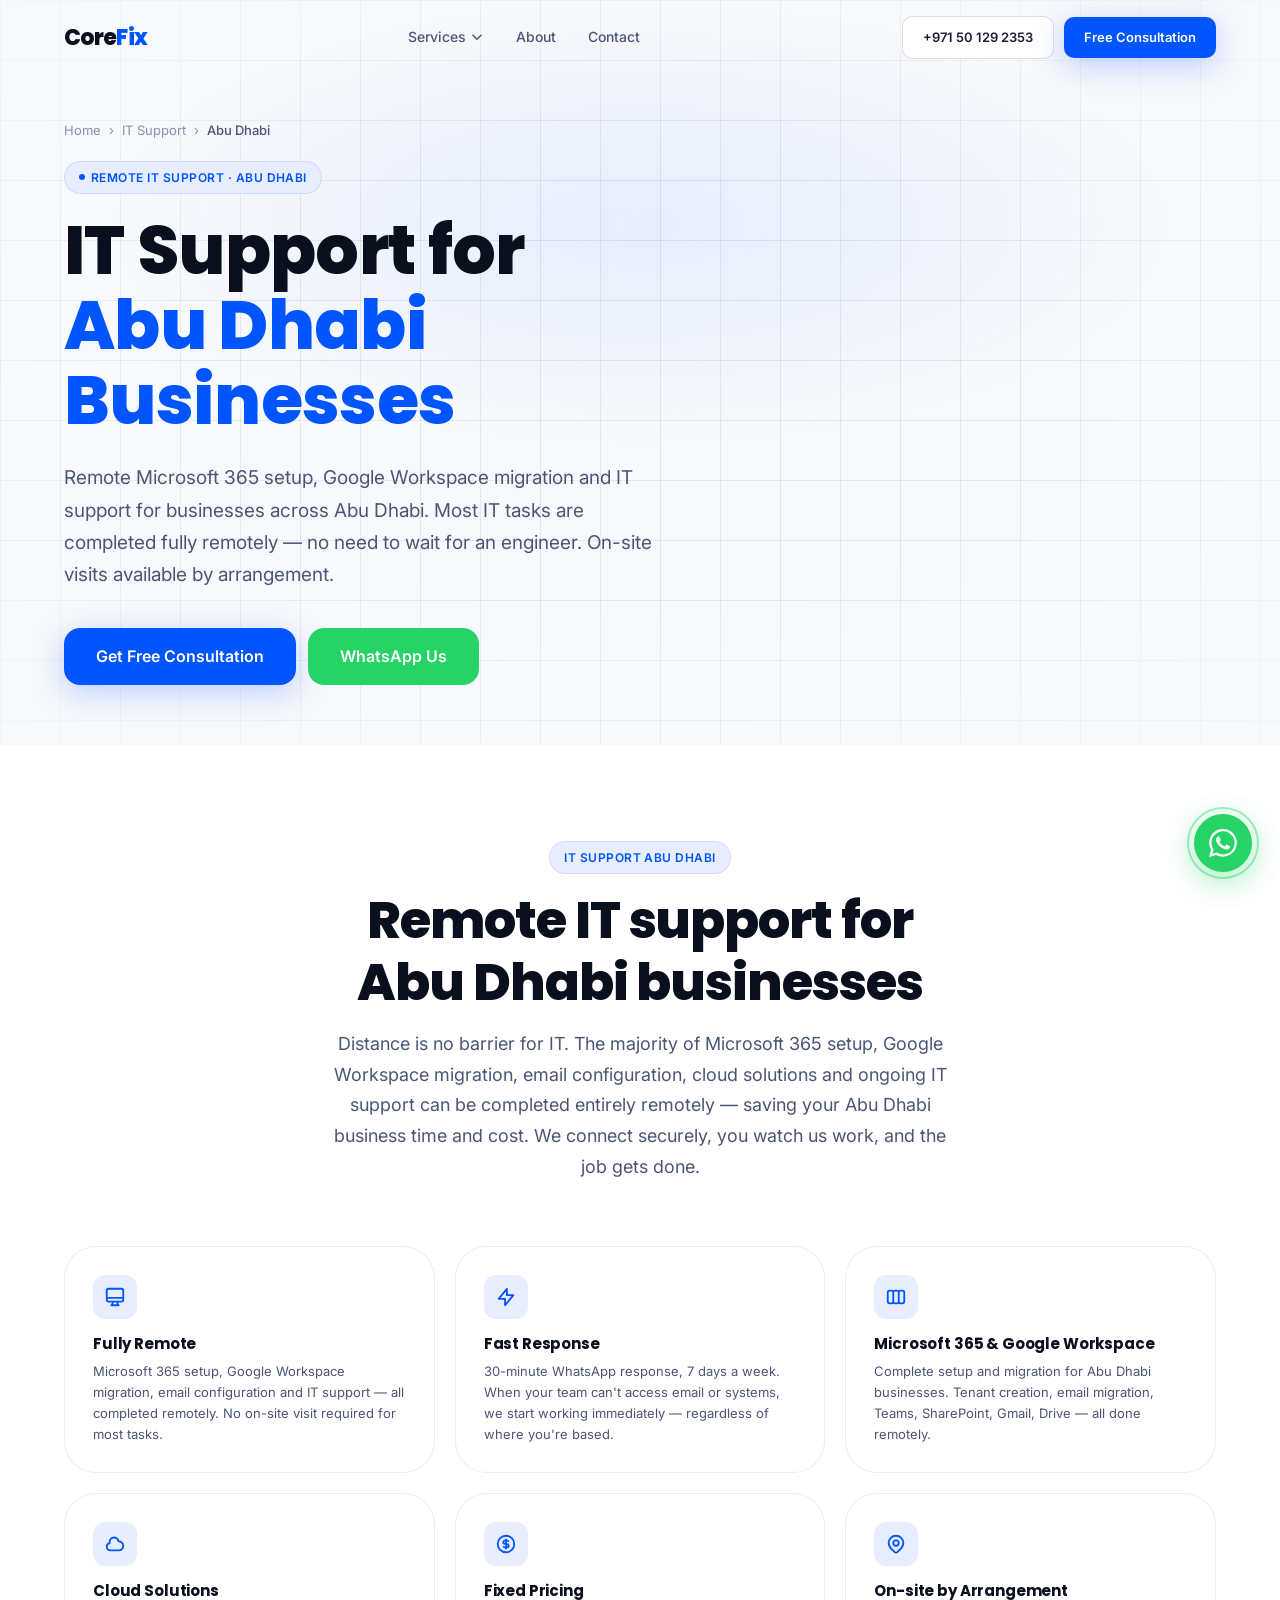
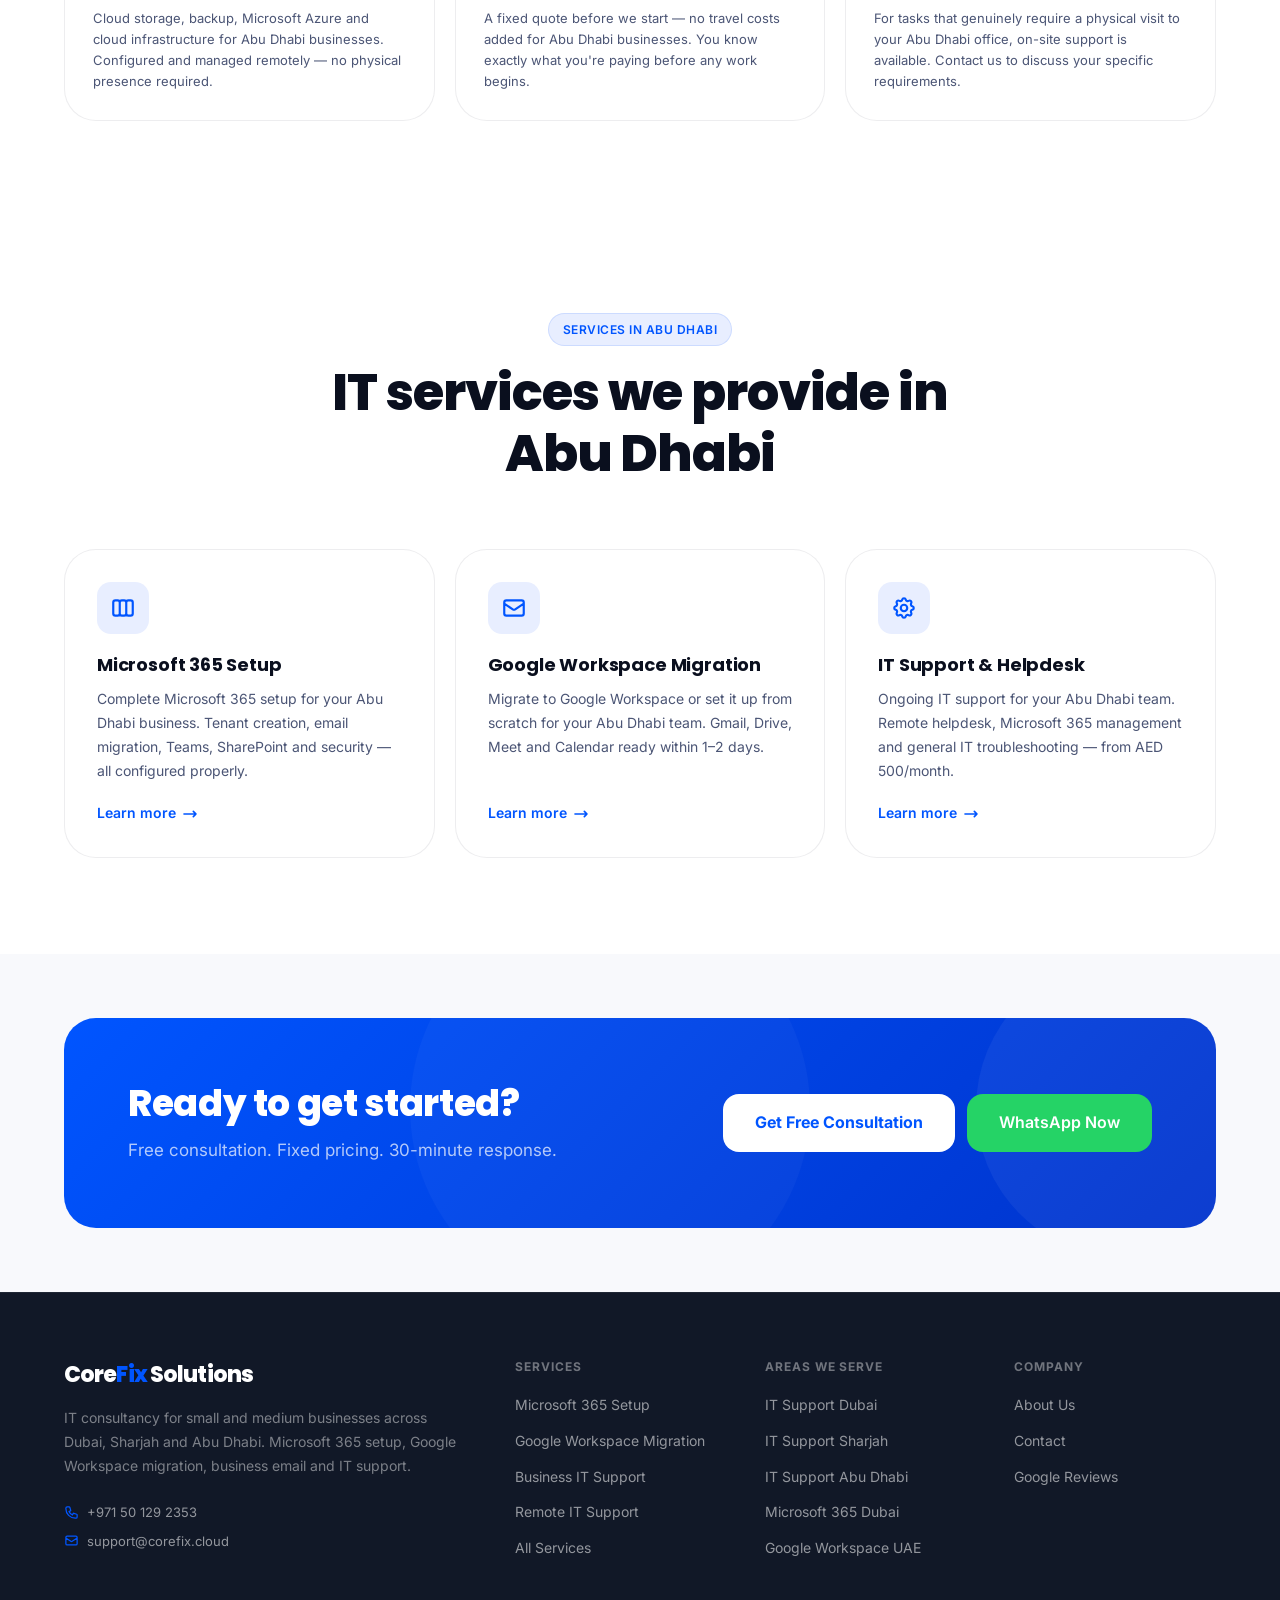
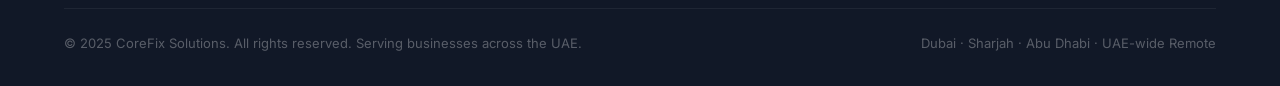
<file: it-support-abu-dhabi.html>
<!DOCTYPE html>
<html lang="en">
<head>
<meta charset="UTF-8"><meta name="viewport" content="width=device-width, initial-scale=1.0">
<meta name="author" content="CoreFix Solutions"><meta name="robots" content="index, follow, max-snippet:-1, max-image-preview:large, max-video-preview:-1">
<meta name="geo.region" content="AE">
<link rel="preconnect" href="https://fonts.googleapis.com"><link rel="preconnect" href="https://fonts.gstatic.com" crossorigin>
<link href="https://fonts.googleapis.com/css2?family=Inter:opsz,wght@14..32,300;14..32,400;14..32,500;14..32,600;14..32,700;14..32,800&family=Poppins:wght@400;500;600;700;800&display=swap" rel="stylesheet">
<link rel="stylesheet" href="style.css">
<link rel="apple-touch-icon" sizes="180x180" href="apple-touch-icon.png"><link rel="icon" type="image/png" sizes="32x32" href="favicon-32x32.png"><link rel="icon" type="image/png" sizes="16x16" href="favicon-16x16.png"><link rel="manifest" href="site.webmanifest">
<script async src="https://www.googletagmanager.com/gtag/js?id=G-E2PS5NH8T0"></script>
<script>window.dataLayer=window.dataLayer||[];function gtag(){dataLayer.push(arguments);}gtag('js',new Date());gtag('config','G-E2PS5NH8T0');</script>
<title>IT Support Abu Dhabi | Remote Microsoft 365 & Business IT | CoreFix</title>
<meta name="description" content="Remote IT support for businesses in Abu Dhabi. Microsoft 365 setup, Google Workspace migration and helpdesk — completed remotely with fixed pricing. No on-site needed.">
<meta name="keywords" content="IT support Abu Dhabi, Microsoft 365 Abu Dhabi, Google Workspace Abu Dhabi, remote IT support Abu Dhabi">
<link rel="canonical" href="https://corefix.cloud/it-support-abu-dhabi.html">
<meta property="og:type" content="website"><meta property="og:site_name" content="CoreFix Solutions">
<meta property="og:title" content="IT Support Abu Dhabi | Remote Microsoft 365 & Business IT | CoreFix"><meta property="og:description" content="Remote IT support for businesses in Abu Dhabi. Microsoft 365 setup, Google Workspace migration and helpdesk — completed remotely with fixed pricing. No on-site needed.">
<meta property="og:url" content="https://corefix.cloud/it-support-abu-dhabi.html"><meta property="og:image" content="https://corefix.cloud/og-image.jpg">
<meta name="twitter:card" content="summary_large_image"><meta name="twitter:title" content="IT Support Abu Dhabi | Remote Microsoft 365 & Business IT | CoreFix">
<meta name="twitter:description" content="Remote IT support for businesses in Abu Dhabi. Microsoft 365 setup, Google Workspace migration and helpdesk — completed remotely with fixed pricing. No on-site needed."><meta name="twitter:image" content="https://corefix.cloud/og-image.jpg">
<script type="application/ld+json">{"@context":"https://schema.org","@type":"Service","provider":{"@type":"ProfessionalService","name":"CoreFix Solutions","url":"https://corefix.cloud/"},"name":"IT Support Abu Dhabi","areaServed":{"@type":"City","name":"Abu Dhabi"}}</script>
</head>
<body>
<a href="https://wa.me/971501292353?text=Hi%2C%20I%20need%20IT%20support" target="_blank" rel="noopener noreferrer" class="wa-float" aria-label="Chat on WhatsApp"><div class="wa-float-ring"></div><svg fill="currentColor" viewBox="0 0 24 24"><path d="M17.472 14.382c-.297-.149-1.758-.867-2.03-.967-.273-.099-.471-.148-.67.15-.197.297-.767.966-.94 1.164-.173.199-.347.223-.644.075-.297-.15-1.255-.463-2.39-1.475-.883-.788-1.48-1.761-1.653-2.059-.173-.297-.018-.458.13-.606.134-.133.298-.347.446-.52.149-.174.198-.298.298-.497.099-.198.05-.371-.025-.52-.075-.149-.669-1.612-.916-2.207-.242-.579-.487-.5-.669-.51-.173-.008-.371-.01-.57-.01-.198 0-.52.074-.792.372-.272.297-1.04 1.016-1.04 2.479 0 1.462 1.065 2.875 1.213 3.074.149.198 2.096 3.2 5.077 4.487.709.306 1.262.489 1.694.625.712.227 1.36.195 1.871.118.571-.085 1.758-.719 2.006-1.413.248-.694.248-1.289.173-1.413-.074-.124-.272-.198-.57-.347m-5.421 7.403h-.004a9.87 9.87 0 01-5.031-1.378l-.361-.214-3.741.982.998-3.648-.235-.374a9.86 9.86 0 01-1.51-5.26c.001-5.45 4.436-9.884 9.888-9.884 2.64 0 5.122 1.03 6.988 2.898a9.825 9.825 0 012.893 6.994c-.003 5.45-4.437 9.884-9.885 9.884m8.413-18.297A11.815 11.815 0 0012.05 0C5.495 0 .16 5.335.157 11.892c0 2.096.547 4.142 1.588 5.945L0 24l6.335-1.662c1.72.94 3.659 1.437 5.63 1.438h.005c6.554 0 11.89-5.335 11.893-11.893a11.821 11.821 0 00-3.48-8.413Z"/></svg></a>
<!-- NAV -->
<nav id="nav">
  <div class="container">
    <div class="nav-inner">
      <a href="index.html" class="nav-logo">Core<span>Fix</span></a>
      <ul class="nav-links">
        <li class="dd">
          <a href="services.html">Services <svg class="dd-arrow" fill="none" stroke="currentColor" viewBox="0 0 24 24"><path stroke-linecap="round" stroke-linejoin="round" stroke-width="2.5" d="M19 9l-7 7-7-7"/></svg></a>
          <div class="dd-menu">
            <a href="microsoft-365.html"><div class="dd-icon"><svg fill="none" stroke="currentColor" viewBox="0 0 24 24"><path stroke-linecap="round" stroke-linejoin="round" stroke-width="2" d="M9 17V7m0 10a2 2 0 01-2 2H5a2 2 0 01-2-2V7a2 2 0 012-2h2a2 2 0 012 2m0 10a2 2 0 002 2h2a2 2 0 002-2M9 7a2 2 0 012-2h2a2 2 0 012 2m0 10V7m0 10a2 2 0 002 2h2a2 2 0 002-2V7a2 2 0 00-2-2h-2a2 2 0 00-2 2"/></svg></div><div><div style="font-weight:700;font-size:13px;color:var(--text)">Microsoft 365</div><div style="font-size:12px;color:var(--text-3)">Setup &amp; management</div></div></a>
            <a href="google-workspace.html"><div class="dd-icon"><svg fill="none" stroke="currentColor" viewBox="0 0 24 24"><path stroke-linecap="round" stroke-linejoin="round" stroke-width="2" d="M3 8l7.89 5.26a2 2 0 002.22 0L21 8M5 19h14a2 2 0 002-2V7a2 2 0 00-2-2H5a2 2 0 00-2 2v10a2 2 0 002 2z"/></svg></div><div><div style="font-weight:700;font-size:13px;color:var(--text)">Google Workspace</div><div style="font-size:12px;color:var(--text-3)">Migration &amp; setup</div></div></a>
            <a href="it-support.html"><div class="dd-icon"><svg fill="none" stroke="currentColor" viewBox="0 0 24 24"><path stroke-linecap="round" stroke-linejoin="round" stroke-width="2" d="M10.325 4.317c.426-1.756 2.924-1.756 3.35 0a1.724 1.724 0 002.573 1.066c1.543-.94 3.31.826 2.37 2.37a1.724 1.724 0 001.065 2.572c1.756.426 1.756 2.924 0 3.35a1.724 1.724 0 00-1.066 2.573c.94 1.543-.826 3.31-2.37 2.37a1.724 1.724 0 00-2.572 1.065c-.426 1.756-2.924 1.756-3.35 0a1.724 1.724 0 00-2.573-1.066c-1.543.94-3.31-.826-2.37-2.37a1.724 1.724 0 00-1.065-2.572c-1.756-.426-1.756-2.924 0-3.35a1.724 1.724 0 001.066-2.573c-.94-1.543.826-3.31 2.37-2.37.996.608 2.296.07 2.572-1.065z"/><path stroke-linecap="round" stroke-linejoin="round" stroke-width="2" d="M15 12a3 3 0 11-6 0 3 3 0 016 0z"/></svg></div><div><div style="font-weight:700;font-size:13px;color:var(--text)">IT Support</div><div style="font-size:12px;color:var(--text-3)">Ongoing &amp; project</div></div></a>
            <div class="dd-divider"></div>
            <a href="remote-support.html"><div class="dd-icon" style="background:rgba(0,179,126,0.1)"><svg fill="none" stroke="currentColor" viewBox="0 0 24 24" style="color:var(--success)"><path stroke-linecap="round" stroke-linejoin="round" stroke-width="2" d="M9.75 17L9 20l-1 1h8l-1-1-.75-3M3 13h18M5 17h14a2 2 0 002-2V5a2 2 0 00-2-2H5a2 2 0 00-2 2v10a2 2 0 002 2z"/></svg></div><div><div style="font-weight:700;font-size:13px;color:var(--success)">Remote Support</div><div style="font-size:12px;color:var(--text-3)">Available now · UAE-wide</div></div></a>
          </div>
        </li>
        <li><a href="about.html">About</a></li>
        <li><a href="contact.html">Contact</a></li>
      </ul>
      <div class="nav-cta">
        <a href="tel:+971501292353" class="btn btn-secondary btn-sm">+971 50 129 2353</a>
        <a href="contact.html" class="btn btn-primary btn-sm">Free Consultation</a>
        <button id="ham-btn" onclick="toggleNav()" aria-label="Toggle menu"><svg id="ham-icon" fill="none" stroke="currentColor" viewBox="0 0 24 24"><path stroke-linecap="round" stroke-linejoin="round" stroke-width="2" d="M4 6h16M4 12h16M4 18h16"/></svg></button>
      </div>
    </div>
  </div>
</nav>
<!-- MOBILE NAV -->
<div id="mob-nav">
  <p class="mob-label">Services</p>
  <a href="microsoft-365.html" onclick="closeNav()" class="mob-sub">Microsoft 365 Setup &amp; Management</a>
  <a href="google-workspace.html" onclick="closeNav()" class="mob-sub">Google Workspace Migration</a>
  <a href="it-support.html" onclick="closeNav()" class="mob-sub">IT Support for Business</a>
  <a href="remote-support.html" onclick="closeNav()" class="mob-sub" style="color:var(--success)">⚡ Remote Support — Available Now</a>
  <a href="about.html" onclick="closeNav()" class="mob-link">About</a>
  <a href="contact.html" onclick="closeNav()" class="mob-link">Contact</a>
  <div style="margin-top:auto;padding-top:32px;display:flex;flex-direction:column;gap:12px;">
    <a href="contact.html" class="btn btn-primary btn-lg" onclick="closeNav()">Get Free Consultation</a>
    <a href="https://wa.me/971501292353" target="_blank" rel="noopener" class="btn btn-wa btn-lg">WhatsApp Us Now</a>
  </div>
</div>

<header class="page-hero">
  <div class="page-hero-grid-bg"></div>
  <div class="container">
    <div class="page-hero-inner">
      <nav class="breadcrumb"><a href="/">Home</a><span>&#8250;</span><a href="it-support.html">IT Support</a><span>&#8250;</span><span class="active">Abu Dhabi</span></nav>
      <div class="page-hero-eyebrow"><span class="tag tag-blue"><span class="tag-dot"></span>Remote IT Support · Abu Dhabi</span></div>
      <h1 class="page-hero-h1">IT Support for<br><span class="accent-line">Abu Dhabi Businesses</span></h1>
      <p class="page-hero-sub">Remote Microsoft 365 setup, Google Workspace migration and IT support for businesses across Abu Dhabi. Most IT tasks are completed fully remotely — no need to wait for an engineer. On-site visits available by arrangement.</p>
      <div class="page-hero-ctas">
        <a href="contact.html" class="btn btn-primary btn-lg">Get Free Consultation</a>
        <a href="https://wa.me/971501292353" target="_blank" rel="noopener" class="btn btn-wa btn-lg">WhatsApp Us</a>
      </div>
    </div>
  </div>
</header>

<section class="section section-white">
  <div class="container">
    <div class="section-header reveal">
      <div class="section-tag"><span class="tag tag-blue">IT Support Abu Dhabi</span></div>
      <h2 class="section-h2">Remote IT support for Abu Dhabi businesses</h2>
      <p class="section-sub">Distance is no barrier for IT. The majority of Microsoft 365 setup, Google Workspace migration, email configuration, cloud solutions and ongoing IT support can be completed entirely remotely — saving your Abu Dhabi business time and cost. We connect securely, you watch us work, and the job gets done.</p>
    </div>
    <div class="feature-grid reveal">
      <div class="fgcard"><div class="fgcard-icon"><svg fill="none" stroke="currentColor" viewBox="0 0 24 24"><path stroke-linecap="round" stroke-linejoin="round" stroke-width="2" d="M9.75 17L9 20l-1 1h8l-1-1-.75-3M3 13h18M5 17h14a2 2 0 002-2V5a2 2 0 00-2-2H5a2 2 0 00-2 2v10a2 2 0 002 2z"/></svg></div><h3 class="fgcard-title">Fully Remote</h3><p class="fgcard-desc">Microsoft 365 setup, Google Workspace migration, email configuration and IT support — all completed remotely. No on-site visit required for most tasks.</p></div>
      <div class="fgcard"><div class="fgcard-icon"><svg fill="none" stroke="currentColor" viewBox="0 0 24 24"><path stroke-linecap="round" stroke-linejoin="round" stroke-width="2" d="M13 10V3L4 14h7v7l9-11h-7z"/></svg></div><h3 class="fgcard-title">Fast Response</h3><p class="fgcard-desc">30-minute WhatsApp response, 7 days a week. When your team can't access email or systems, we start working immediately — regardless of where you're based.</p></div>
      <div class="fgcard"><div class="fgcard-icon"><svg fill="none" stroke="currentColor" viewBox="0 0 24 24"><path stroke-linecap="round" stroke-linejoin="round" stroke-width="2" d="M9 17V7m0 10a2 2 0 01-2 2H5a2 2 0 01-2-2V7a2 2 0 012-2h2a2 2 0 012 2m0 10a2 2 0 002 2h2a2 2 0 002-2M9 7a2 2 0 012-2h2a2 2 0 012 2m0 10V7m0 10a2 2 0 002 2h2a2 2 0 002-2V7a2 2 0 00-2-2h-2a2 2 0 00-2 2"/></svg></div><h3 class="fgcard-title">Microsoft 365 &amp; Google Workspace</h3><p class="fgcard-desc">Complete setup and migration for Abu Dhabi businesses. Tenant creation, email migration, Teams, SharePoint, Gmail, Drive — all done remotely.</p></div>
      <div class="fgcard"><div class="fgcard-icon"><svg fill="none" stroke="currentColor" viewBox="0 0 24 24"><path stroke-linecap="round" stroke-linejoin="round" stroke-width="2" d="M3 15a4 4 0 004 4h9a5 5 0 10-.1-9.999 5.002 5.002 0 10-9.78 2.096A4.001 4.001 0 003 15z"/></svg></div><h3 class="fgcard-title">Cloud Solutions</h3><p class="fgcard-desc">Cloud storage, backup, Microsoft Azure and cloud infrastructure for Abu Dhabi businesses. Configured and managed remotely — no physical presence required.</p></div>
      <div class="fgcard"><div class="fgcard-icon"><svg fill="none" stroke="currentColor" viewBox="0 0 24 24"><path stroke-linecap="round" stroke-linejoin="round" stroke-width="2" d="M12 8c-1.657 0-3 .895-3 2s1.343 2 3 2 3 .895 3 2-1.343 2-3 2m0-8c1.11 0 2.08.402 2.599 1M12 8V7m0 1v8m0 0v1m0-1c-1.11 0-2.08-.402-2.599-1M21 12a9 9 0 11-18 0 9 9 0 0118 0z"/></svg></div><h3 class="fgcard-title">Fixed Pricing</h3><p class="fgcard-desc">A fixed quote before we start — no travel costs added for Abu Dhabi businesses. You know exactly what you're paying before any work begins.</p></div>
      <div class="fgcard"><div class="fgcard-icon"><svg fill="none" stroke="currentColor" viewBox="0 0 24 24"><path stroke-linecap="round" stroke-linejoin="round" stroke-width="2" d="M17.657 16.657L13.414 20.9a1.998 1.998 0 01-2.827 0l-4.244-4.243a8 8 0 1111.314 0z"/><path stroke-linecap="round" stroke-linejoin="round" stroke-width="2" d="M15 11a3 3 0 11-6 0 3 3 0 016 0z"/></svg></div><h3 class="fgcard-title">On-site by Arrangement</h3><p class="fgcard-desc">For tasks that genuinely require a physical visit to your Abu Dhabi office, on-site support is available. Contact us to discuss your specific requirements.</p></div>
    </div>
  </div>
</section>
<section class="section section-white" aria-label="Services in Abu Dhabi">
  <div class="container">
    <div class="section-header reveal"><div class="section-tag"><span class="tag tag-blue">Services in Abu Dhabi</span></div><h2 class="section-h2">IT services we provide in Abu Dhabi</h2></div>
    <div class="services-grid">
      <div class="scard reveal"><div class="scard-icon"><svg fill="none" stroke="currentColor" viewBox="0 0 24 24"><path stroke-linecap="round" stroke-linejoin="round" stroke-width="2" d="M9 17V7m0 10a2 2 0 01-2 2H5a2 2 0 01-2-2V7a2 2 0 012-2h2a2 2 0 012 2m0 10a2 2 0 002 2h2a2 2 0 002-2M9 7a2 2 0 012-2h2a2 2 0 012 2m0 10V7m0 10a2 2 0 002 2h2a2 2 0 002-2V7a2 2 0 00-2-2h-2a2 2 0 00-2 2"/></svg></div><h3 class="scard-title">Microsoft 365 Setup</h3><p class="scard-desc">Complete Microsoft 365 setup for your Abu Dhabi business. Tenant creation, email migration, Teams, SharePoint and security — all configured properly.</p><a href="microsoft-365.html" class="scard-link">Learn more <svg fill="none" stroke="currentColor" viewBox="0 0 24 24"><path stroke-linecap="round" stroke-linejoin="round" stroke-width="2.5" d="M17 8l4 4m0 0l-4 4m4-4H3"/></svg></a></div>
      <div class="scard reveal reveal-delay-1"><div class="scard-icon"><svg fill="none" stroke="currentColor" viewBox="0 0 24 24"><path stroke-linecap="round" stroke-linejoin="round" stroke-width="2" d="M3 8l7.89 5.26a2 2 0 002.22 0L21 8M5 19h14a2 2 0 002-2V7a2 2 0 00-2-2H5a2 2 0 00-2 2v10a2 2 0 002 2z"/></svg></div><h3 class="scard-title">Google Workspace Migration</h3><p class="scard-desc">Migrate to Google Workspace or set it up from scratch for your Abu Dhabi team. Gmail, Drive, Meet and Calendar ready within 1–2 days.</p><a href="google-workspace.html" class="scard-link">Learn more <svg fill="none" stroke="currentColor" viewBox="0 0 24 24"><path stroke-linecap="round" stroke-linejoin="round" stroke-width="2.5" d="M17 8l4 4m0 0l-4 4m4-4H3"/></svg></a></div>
      <div class="scard reveal reveal-delay-2"><div class="scard-icon"><svg fill="none" stroke="currentColor" viewBox="0 0 24 24"><path stroke-linecap="round" stroke-linejoin="round" stroke-width="2" d="M10.325 4.317c.426-1.756 2.924-1.756 3.35 0a1.724 1.724 0 002.573 1.066c1.543-.94 3.31.826 2.37 2.37a1.724 1.724 0 001.065 2.572c1.756.426 1.756 2.924 0 3.35a1.724 1.724 0 00-1.066 2.573c.94 1.543-.826 3.31-2.37 2.37a1.724 1.724 0 00-2.572 1.065c-.426 1.756-2.924 1.756-3.35 0a1.724 1.724 0 00-2.573-1.066c-1.543.94-3.31-.826-2.37-2.37a1.724 1.724 0 00-1.065-2.572c-1.756-.426-1.756-2.924 0-3.35a1.724 1.724 0 001.066-2.573c-.94-1.543.826-3.31 2.37-2.37.996.608 2.296.07 2.572-1.065z"/><path stroke-linecap="round" stroke-linejoin="round" stroke-width="2" d="M15 12a3 3 0 11-6 0 3 3 0 016 0z"/></svg></div><h3 class="scard-title">IT Support &amp; Helpdesk</h3><p class="scard-desc">Ongoing IT support for your Abu Dhabi team. Remote helpdesk, Microsoft 365 management and general IT troubleshooting — from AED 500/month.</p><a href="it-support.html" class="scard-link">Learn more <svg fill="none" stroke="currentColor" viewBox="0 0 24 24"><path stroke-linecap="round" stroke-linejoin="round" stroke-width="2.5" d="M17 8l4 4m0 0l-4 4m4-4H3"/></svg></a></div>
    </div>
  </div>
</section><section class="section-sm"><div class="container"><div class="cta-banner reveal">
  <div class="cta-banner-text"><h2 class="cta-banner-title">Ready to get started?</h2><p class="cta-banner-sub">Free consultation. Fixed pricing. 30-minute response.</p></div>
  <div class="cta-banner-actions">
    <a href="contact.html" class="btn btn-lg" style="background:white;color:var(--accent);font-weight:700">Get Free Consultation</a>
    <a href="https://wa.me/971501292353" target="_blank" rel="noopener" class="btn btn-wa btn-lg">WhatsApp Now</a>
  </div>
</div></div></section>
<!-- FOOTER -->
<footer>
  <div class="container">
    <div class="footer-grid">
      <div>
        <div class="footer-logo">Core<span>Fix</span> Solutions</div>
        <p class="footer-desc">IT consultancy for small and medium businesses across Dubai, Sharjah and Abu Dhabi. Microsoft 365 setup, Google Workspace migration, business email and IT support.</p>
        <div class="footer-contact-item"><svg fill="none" stroke="currentColor" viewBox="0 0 24 24"><path stroke-linecap="round" stroke-linejoin="round" stroke-width="2" d="M3 5a2 2 0 012-2h3.28a1 1 0 01.948.684l1.498 4.493a1 1 0 01-.502 1.21l-2.257 1.13a11.042 11.042 0 005.516 5.516l1.13-2.257a1 1 0 011.21-.502l4.493 1.498a1 1 0 01.684.949V19a2 2 0 01-2 2h-1C9.716 21 3 14.284 3 6V5z"/></svg><a href="tel:+971501292353">+971 50 129 2353</a></div>
        <div class="footer-contact-item"><svg fill="none" stroke="currentColor" viewBox="0 0 24 24"><path stroke-linecap="round" stroke-linejoin="round" stroke-width="2" d="M3 8l7.89 5.26a2 2 0 002.22 0L21 8M5 19h14a2 2 0 002-2V7a2 2 0 00-2-2H5a2 2 0 00-2 2v10a2 2 0 002 2z"/></svg><a href="mailto:support@corefix.cloud">support@corefix.cloud</a></div>
      </div>
      <div>
        <p class="footer-heading">Services</p>
        <ul class="footer-links">
          <li><a href="microsoft-365.html">Microsoft 365 Setup</a></li>
          <li><a href="google-workspace.html">Google Workspace Migration</a></li>
          <li><a href="it-support.html">Business IT Support</a></li>
          <li><a href="remote-support.html">Remote IT Support</a></li>
          <li><a href="services.html">All Services</a></li>
        </ul>
      </div>
      <div>
        <p class="footer-heading">Areas We Serve</p>
        <ul class="footer-links">
          <li><a href="it-support-dubai.html">IT Support Dubai</a></li>
          <li><a href="it-support-sharjah.html">IT Support Sharjah</a></li>
          <li><a href="it-support-abu-dhabi.html">IT Support Abu Dhabi</a></li>
          <li><a href="microsoft-365-dubai.html">Microsoft 365 Dubai</a></li>
          <li><a href="google-workspace-uae.html">Google Workspace UAE</a></li>
        </ul>
      </div>
      <div>
        <p class="footer-heading">Company</p>
        <ul class="footer-links">
          <li><a href="about.html">About Us</a></li>
          <li><a href="contact.html">Contact</a></li>
          <li><a href="https://share.google/1KY686doRgPydYVxl" target="_blank" rel="noopener noreferrer">Google Reviews</a></li>
        </ul>
      </div>
    </div>
    <div class="footer-bottom">
      <p class="footer-copy">&copy; 2025 CoreFix Solutions. All rights reserved. Serving businesses across the UAE.</p>
      <p class="footer-areas">Dubai &middot; Sharjah &middot; Abu Dhabi &middot; UAE-wide Remote</p>
    </div>
  </div>
</footer>

<script>
(function(){
  // Nav scroll
  function upd(){document.getElementById('nav').classList.toggle('scrolled',window.scrollY>20);}
  window.addEventListener('scroll',upd);upd();
  // Reveal
  var els=document.querySelectorAll('.reveal');
  if(els.length){var ob=new IntersectionObserver(function(e){e.forEach(function(x){if(x.isIntersecting){x.target.classList.add('visible');ob.unobserve(x.target);}});},{threshold:0.12});els.forEach(function(e){ob.observe(e);});}
  // Dropdown
  var dds=document.querySelectorAll('.nav-links .dd');
  dds.forEach(function(d){var t;function o(){clearTimeout(t);dds.forEach(function(x){if(x!==d)x.classList.remove('dd-open');});d.classList.add('dd-open');}function c(){t=setTimeout(function(){d.classList.remove('dd-open');},120);}d.addEventListener('mouseenter',o);d.addEventListener('mouseleave',c);var m=d.querySelector('.dd-menu');if(m){m.addEventListener('mouseenter',o);m.addEventListener('mouseleave',c);}document.addEventListener('click',function(e){if(!d.contains(e.target))d.classList.remove('dd-open');});});
})();
var navOpen=false;
function toggleNav(){navOpen=!navOpen;document.getElementById('mob-nav').classList.toggle('open',navOpen);document.body.style.overflow=navOpen?'hidden':'';var p=navOpen?'M6 18L18 6M6 6l12 12':'M4 6h16M4 12h16M4 18h16';document.getElementById('ham-icon').querySelector('path').setAttribute('d',p);}
function closeNav(){if(navOpen)toggleNav();}
// FAQ
function toggleFaq(el){var fa=el.nextElementSibling;var isOpen=fa.classList.contains('open');document.querySelectorAll('.fq').forEach(function(q){q.classList.remove('open');q.nextElementSibling.classList.remove('open');});if(!isOpen){el.classList.add('open');fa.classList.add('open');}}
// Contact form
var form=document.getElementById('contact-form');
if(form){form.addEventListener('submit',function(e){e.preventDefault();var d=new FormData(form);fetch(form.action,{method:'POST',body:d,headers:{'Accept':'application/json'}}).then(function(r){if(r.ok){document.getElementById('modal').classList.add('open');form.reset();}else{alert('Something went wrong. Please WhatsApp us directly.');}}).catch(function(){alert('Something went wrong. Please WhatsApp us directly.');});});}
function closeModal(){document.getElementById('modal').classList.remove('open');}
</script>

</body>
</html>
</file>
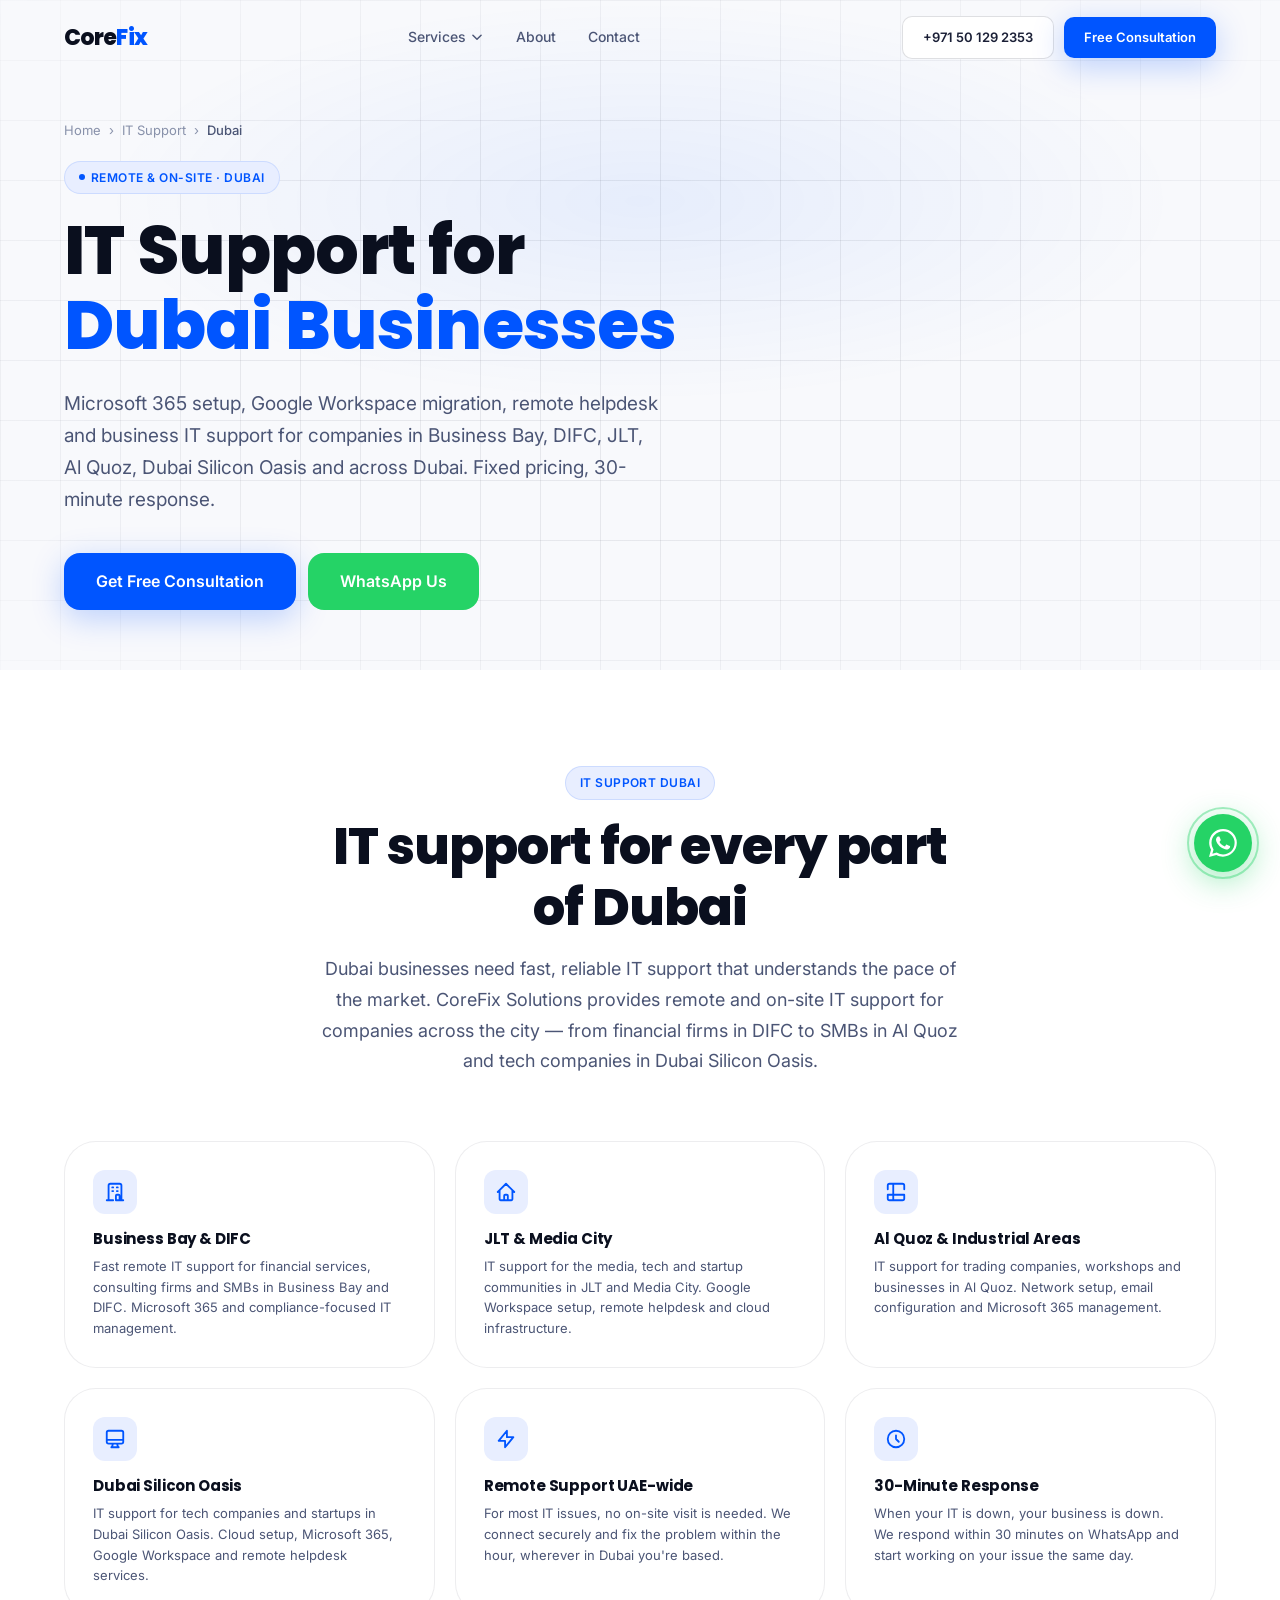
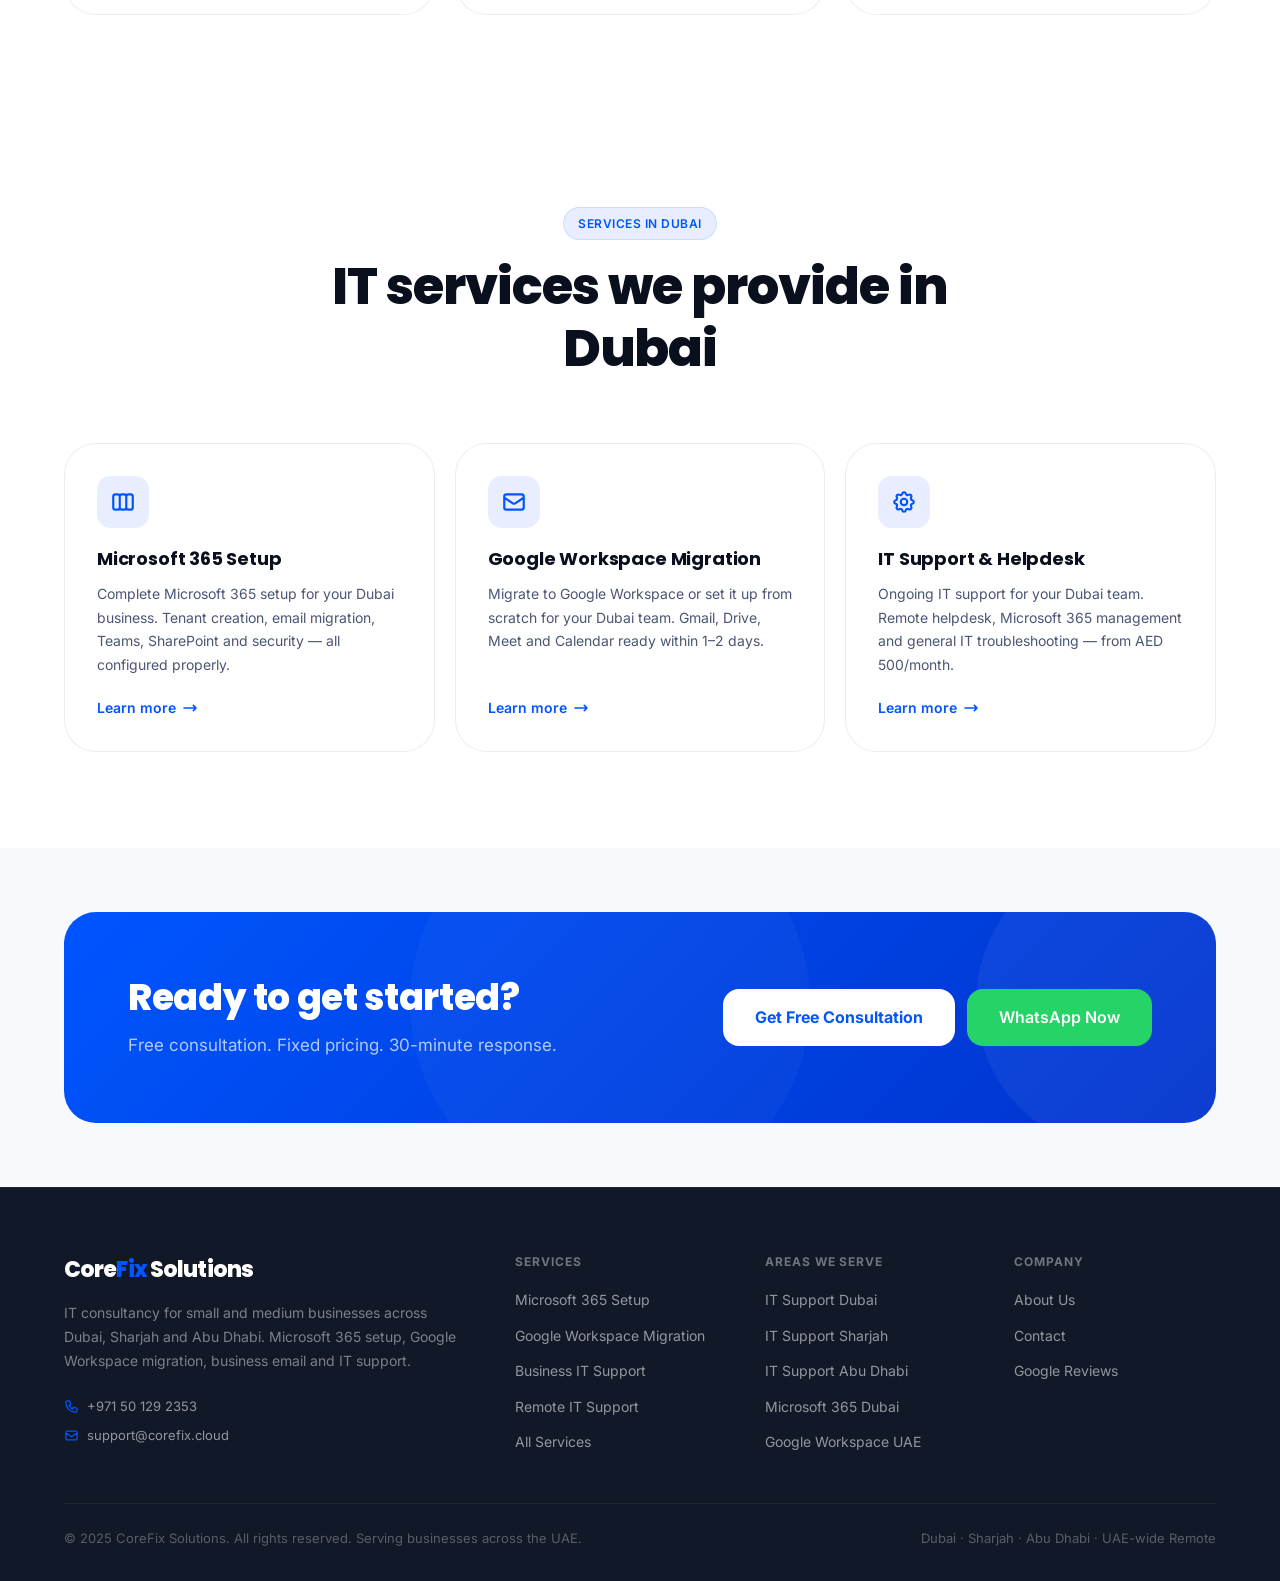
<file: it-support-dubai.html>
<!DOCTYPE html>
<html lang="en">
<head>
<meta charset="UTF-8"><meta name="viewport" content="width=device-width, initial-scale=1.0">
<meta name="author" content="CoreFix Solutions"><meta name="robots" content="index, follow, max-snippet:-1, max-image-preview:large, max-video-preview:-1">
<meta name="geo.region" content="AE">
<link rel="preconnect" href="https://fonts.googleapis.com"><link rel="preconnect" href="https://fonts.gstatic.com" crossorigin>
<link href="https://fonts.googleapis.com/css2?family=Inter:opsz,wght@14..32,300;14..32,400;14..32,500;14..32,600;14..32,700;14..32,800&family=Poppins:wght@400;500;600;700;800&display=swap" rel="stylesheet">
<link rel="stylesheet" href="style.css">
<link rel="apple-touch-icon" sizes="180x180" href="apple-touch-icon.png"><link rel="icon" type="image/png" sizes="32x32" href="favicon-32x32.png"><link rel="icon" type="image/png" sizes="16x16" href="favicon-16x16.png"><link rel="manifest" href="site.webmanifest">
<script async src="https://www.googletagmanager.com/gtag/js?id=G-E2PS5NH8T0"></script>
<script>window.dataLayer=window.dataLayer||[];function gtag(){dataLayer.push(arguments);}gtag('js',new Date());gtag('config','G-E2PS5NH8T0');</script>
<title>IT Support Dubai | Microsoft 365 & Business IT | CoreFix Solutions</title>
<meta name="description" content="IT support for businesses in Dubai — Business Bay, DIFC, JLT, Al Quoz, Dubai Silicon Oasis. Microsoft 365, Google Workspace, remote helpdesk. Fixed pricing, 30-min response.">
<meta name="keywords" content="IT support Dubai, Microsoft 365 Dubai, Google Workspace Dubai, business IT support Dubai, remote IT support Dubai">
<link rel="canonical" href="https://corefix.cloud/it-support-dubai.html">
<meta property="og:type" content="website"><meta property="og:site_name" content="CoreFix Solutions">
<meta property="og:title" content="IT Support Dubai | Microsoft 365 & Business IT | CoreFix Solutions"><meta property="og:description" content="IT support for businesses in Dubai — Business Bay, DIFC, JLT, Al Quoz, Dubai Silicon Oasis. Microsoft 365, Google Workspace, remote helpdesk. Fixed pricing, 30-min response.">
<meta property="og:url" content="https://corefix.cloud/it-support-dubai.html"><meta property="og:image" content="https://corefix.cloud/og-image.jpg">
<meta name="twitter:card" content="summary_large_image"><meta name="twitter:title" content="IT Support Dubai | Microsoft 365 & Business IT | CoreFix Solutions">
<meta name="twitter:description" content="IT support for businesses in Dubai — Business Bay, DIFC, JLT, Al Quoz, Dubai Silicon Oasis. Microsoft 365, Google Workspace, remote helpdesk. Fixed pricing, 30-min response."><meta name="twitter:image" content="https://corefix.cloud/og-image.jpg">
<script type="application/ld+json">{"@context":"https://schema.org","@type":"Service","provider":{"@type":"ProfessionalService","name":"CoreFix Solutions","url":"https://corefix.cloud/"},"name":"IT Support Dubai","areaServed":{"@type":"City","name":"Dubai"}}</script>
</head>
<body>
<a href="https://wa.me/971501292353?text=Hi%2C%20I%20need%20IT%20support" target="_blank" rel="noopener noreferrer" class="wa-float" aria-label="Chat on WhatsApp"><div class="wa-float-ring"></div><svg fill="currentColor" viewBox="0 0 24 24"><path d="M17.472 14.382c-.297-.149-1.758-.867-2.03-.967-.273-.099-.471-.148-.67.15-.197.297-.767.966-.94 1.164-.173.199-.347.223-.644.075-.297-.15-1.255-.463-2.39-1.475-.883-.788-1.48-1.761-1.653-2.059-.173-.297-.018-.458.13-.606.134-.133.298-.347.446-.52.149-.174.198-.298.298-.497.099-.198.05-.371-.025-.52-.075-.149-.669-1.612-.916-2.207-.242-.579-.487-.5-.669-.51-.173-.008-.371-.01-.57-.01-.198 0-.52.074-.792.372-.272.297-1.04 1.016-1.04 2.479 0 1.462 1.065 2.875 1.213 3.074.149.198 2.096 3.2 5.077 4.487.709.306 1.262.489 1.694.625.712.227 1.36.195 1.871.118.571-.085 1.758-.719 2.006-1.413.248-.694.248-1.289.173-1.413-.074-.124-.272-.198-.57-.347m-5.421 7.403h-.004a9.87 9.87 0 01-5.031-1.378l-.361-.214-3.741.982.998-3.648-.235-.374a9.86 9.86 0 01-1.51-5.26c.001-5.45 4.436-9.884 9.888-9.884 2.64 0 5.122 1.03 6.988 2.898a9.825 9.825 0 012.893 6.994c-.003 5.45-4.437 9.884-9.885 9.884m8.413-18.297A11.815 11.815 0 0012.05 0C5.495 0 .16 5.335.157 11.892c0 2.096.547 4.142 1.588 5.945L0 24l6.335-1.662c1.72.94 3.659 1.437 5.63 1.438h.005c6.554 0 11.89-5.335 11.893-11.893a11.821 11.821 0 00-3.48-8.413Z"/></svg></a>
<!-- NAV -->
<nav id="nav">
  <div class="container">
    <div class="nav-inner">
      <a href="index.html" class="nav-logo">Core<span>Fix</span></a>
      <ul class="nav-links">
        <li class="dd">
          <a href="services.html">Services <svg class="dd-arrow" fill="none" stroke="currentColor" viewBox="0 0 24 24"><path stroke-linecap="round" stroke-linejoin="round" stroke-width="2.5" d="M19 9l-7 7-7-7"/></svg></a>
          <div class="dd-menu">
            <a href="microsoft-365.html"><div class="dd-icon"><svg fill="none" stroke="currentColor" viewBox="0 0 24 24"><path stroke-linecap="round" stroke-linejoin="round" stroke-width="2" d="M9 17V7m0 10a2 2 0 01-2 2H5a2 2 0 01-2-2V7a2 2 0 012-2h2a2 2 0 012 2m0 10a2 2 0 002 2h2a2 2 0 002-2M9 7a2 2 0 012-2h2a2 2 0 012 2m0 10V7m0 10a2 2 0 002 2h2a2 2 0 002-2V7a2 2 0 00-2-2h-2a2 2 0 00-2 2"/></svg></div><div><div style="font-weight:700;font-size:13px;color:var(--text)">Microsoft 365</div><div style="font-size:12px;color:var(--text-3)">Setup &amp; management</div></div></a>
            <a href="google-workspace.html"><div class="dd-icon"><svg fill="none" stroke="currentColor" viewBox="0 0 24 24"><path stroke-linecap="round" stroke-linejoin="round" stroke-width="2" d="M3 8l7.89 5.26a2 2 0 002.22 0L21 8M5 19h14a2 2 0 002-2V7a2 2 0 00-2-2H5a2 2 0 00-2 2v10a2 2 0 002 2z"/></svg></div><div><div style="font-weight:700;font-size:13px;color:var(--text)">Google Workspace</div><div style="font-size:12px;color:var(--text-3)">Migration &amp; setup</div></div></a>
            <a href="it-support.html"><div class="dd-icon"><svg fill="none" stroke="currentColor" viewBox="0 0 24 24"><path stroke-linecap="round" stroke-linejoin="round" stroke-width="2" d="M10.325 4.317c.426-1.756 2.924-1.756 3.35 0a1.724 1.724 0 002.573 1.066c1.543-.94 3.31.826 2.37 2.37a1.724 1.724 0 001.065 2.572c1.756.426 1.756 2.924 0 3.35a1.724 1.724 0 00-1.066 2.573c.94 1.543-.826 3.31-2.37 2.37a1.724 1.724 0 00-2.572 1.065c-.426 1.756-2.924 1.756-3.35 0a1.724 1.724 0 00-2.573-1.066c-1.543.94-3.31-.826-2.37-2.37a1.724 1.724 0 00-1.065-2.572c-1.756-.426-1.756-2.924 0-3.35a1.724 1.724 0 001.066-2.573c-.94-1.543.826-3.31 2.37-2.37.996.608 2.296.07 2.572-1.065z"/><path stroke-linecap="round" stroke-linejoin="round" stroke-width="2" d="M15 12a3 3 0 11-6 0 3 3 0 016 0z"/></svg></div><div><div style="font-weight:700;font-size:13px;color:var(--text)">IT Support</div><div style="font-size:12px;color:var(--text-3)">Ongoing &amp; project</div></div></a>
            <div class="dd-divider"></div>
            <a href="remote-support.html"><div class="dd-icon" style="background:rgba(0,179,126,0.1)"><svg fill="none" stroke="currentColor" viewBox="0 0 24 24" style="color:var(--success)"><path stroke-linecap="round" stroke-linejoin="round" stroke-width="2" d="M9.75 17L9 20l-1 1h8l-1-1-.75-3M3 13h18M5 17h14a2 2 0 002-2V5a2 2 0 00-2-2H5a2 2 0 00-2 2v10a2 2 0 002 2z"/></svg></div><div><div style="font-weight:700;font-size:13px;color:var(--success)">Remote Support</div><div style="font-size:12px;color:var(--text-3)">Available now · UAE-wide</div></div></a>
          </div>
        </li>
        <li><a href="about.html">About</a></li>
        <li><a href="contact.html">Contact</a></li>
      </ul>
      <div class="nav-cta">
        <a href="tel:+971501292353" class="btn btn-secondary btn-sm">+971 50 129 2353</a>
        <a href="contact.html" class="btn btn-primary btn-sm">Free Consultation</a>
        <button id="ham-btn" onclick="toggleNav()" aria-label="Toggle menu"><svg id="ham-icon" fill="none" stroke="currentColor" viewBox="0 0 24 24"><path stroke-linecap="round" stroke-linejoin="round" stroke-width="2" d="M4 6h16M4 12h16M4 18h16"/></svg></button>
      </div>
    </div>
  </div>
</nav>
<!-- MOBILE NAV -->
<div id="mob-nav">
  <p class="mob-label">Services</p>
  <a href="microsoft-365.html" onclick="closeNav()" class="mob-sub">Microsoft 365 Setup &amp; Management</a>
  <a href="google-workspace.html" onclick="closeNav()" class="mob-sub">Google Workspace Migration</a>
  <a href="it-support.html" onclick="closeNav()" class="mob-sub">IT Support for Business</a>
  <a href="remote-support.html" onclick="closeNav()" class="mob-sub" style="color:var(--success)">⚡ Remote Support — Available Now</a>
  <a href="about.html" onclick="closeNav()" class="mob-link">About</a>
  <a href="contact.html" onclick="closeNav()" class="mob-link">Contact</a>
  <div style="margin-top:auto;padding-top:32px;display:flex;flex-direction:column;gap:12px;">
    <a href="contact.html" class="btn btn-primary btn-lg" onclick="closeNav()">Get Free Consultation</a>
    <a href="https://wa.me/971501292353" target="_blank" rel="noopener" class="btn btn-wa btn-lg">WhatsApp Us Now</a>
  </div>
</div>

<header class="page-hero">
  <div class="page-hero-grid-bg"></div>
  <div class="container">
    <div class="page-hero-inner">
      <nav class="breadcrumb"><a href="/">Home</a><span>&#8250;</span><a href="it-support.html">IT Support</a><span>&#8250;</span><span class="active">Dubai</span></nav>
      <div class="page-hero-eyebrow"><span class="tag tag-blue"><span class="tag-dot"></span>Remote &amp; On-site · Dubai</span></div>
      <h1 class="page-hero-h1">IT Support for<br><span class="accent-line">Dubai Businesses</span></h1>
      <p class="page-hero-sub">Microsoft 365 setup, Google Workspace migration, remote helpdesk and business IT support for companies in Business Bay, DIFC, JLT, Al Quoz, Dubai Silicon Oasis and across Dubai. Fixed pricing, 30-minute response.</p>
      <div class="page-hero-ctas">
        <a href="contact.html" class="btn btn-primary btn-lg">Get Free Consultation</a>
        <a href="https://wa.me/971501292353" target="_blank" rel="noopener" class="btn btn-wa btn-lg">WhatsApp Us</a>
      </div>
    </div>
  </div>
</header>

<section class="section section-white">
  <div class="container">
    <div class="section-header reveal">
      <div class="section-tag"><span class="tag tag-blue">IT Support Dubai</span></div>
      <h2 class="section-h2">IT support for every part of Dubai</h2>
      <p class="section-sub">Dubai businesses need fast, reliable IT support that understands the pace of the market. CoreFix Solutions provides remote and on-site IT support for companies across the city — from financial firms in DIFC to SMBs in Al Quoz and tech companies in Dubai Silicon Oasis.</p>
    </div>
    <div class="feature-grid reveal">
      <div class="fgcard"><div class="fgcard-icon"><svg fill="none" stroke="currentColor" viewBox="0 0 24 24"><path stroke-linecap="round" stroke-linejoin="round" stroke-width="2" d="M19 21V5a2 2 0 00-2-2H7a2 2 0 00-2 2v16m14 0h2m-2 0h-5m-9 0H3m2 0h5M9 7h1m-1 4h1m4-4h1m-1 4h1m-2 10v-5a1 1 0 011-1h2a1 1 0 011 1v5m-4 0h4"/></svg></div><h3 class="fgcard-title">Business Bay &amp; DIFC</h3><p class="fgcard-desc">Fast remote IT support for financial services, consulting firms and SMBs in Business Bay and DIFC. Microsoft 365 and compliance-focused IT management.</p></div>
      <div class="fgcard"><div class="fgcard-icon"><svg fill="none" stroke="currentColor" viewBox="0 0 24 24"><path stroke-linecap="round" stroke-linejoin="round" stroke-width="2" d="M3 12l2-2m0 0l7-7 7 7M5 10v10a1 1 0 001 1h3m10-11l2 2m-2-2v10a1 1 0 01-1 1h-3m-6 0a1 1 0 001-1v-4a1 1 0 011-1h2a1 1 0 011 1v4a1 1 0 001 1m-6 0h6"/></svg></div><h3 class="fgcard-title">JLT &amp; Media City</h3><p class="fgcard-desc">IT support for the media, tech and startup communities in JLT and Media City. Google Workspace setup, remote helpdesk and cloud infrastructure.</p></div>
      <div class="fgcard"><div class="fgcard-icon"><svg fill="none" stroke="currentColor" viewBox="0 0 24 24"><path stroke-linecap="round" stroke-linejoin="round" stroke-width="2" d="M9 3H5a2 2 0 00-2 2v4m6-6h10a2 2 0 012 2v4M9 3v18m0 0h10a2 2 0 002-2v-4M9 21H5a2 2 0 01-2-2v-4m0 0h18"/></svg></div><h3 class="fgcard-title">Al Quoz &amp; Industrial Areas</h3><p class="fgcard-desc">IT support for trading companies, workshops and businesses in Al Quoz. Network setup, email configuration and Microsoft 365 management.</p></div>
      <div class="fgcard"><div class="fgcard-icon"><svg fill="none" stroke="currentColor" viewBox="0 0 24 24"><path stroke-linecap="round" stroke-linejoin="round" stroke-width="2" d="M9.75 17L9 20l-1 1h8l-1-1-.75-3M3 13h18M5 17h14a2 2 0 002-2V5a2 2 0 00-2-2H5a2 2 0 00-2 2v10a2 2 0 002 2z"/></svg></div><h3 class="fgcard-title">Dubai Silicon Oasis</h3><p class="fgcard-desc">IT support for tech companies and startups in Dubai Silicon Oasis. Cloud setup, Microsoft 365, Google Workspace and remote helpdesk services.</p></div>
      <div class="fgcard"><div class="fgcard-icon"><svg fill="none" stroke="currentColor" viewBox="0 0 24 24"><path stroke-linecap="round" stroke-linejoin="round" stroke-width="2" d="M13 10V3L4 14h7v7l9-11h-7z"/></svg></div><h3 class="fgcard-title">Remote Support UAE-wide</h3><p class="fgcard-desc">For most IT issues, no on-site visit is needed. We connect securely and fix the problem within the hour, wherever in Dubai you're based.</p></div>
      <div class="fgcard"><div class="fgcard-icon"><svg fill="none" stroke="currentColor" viewBox="0 0 24 24"><path stroke-linecap="round" stroke-linejoin="round" stroke-width="2" d="M12 8v4l3 3m6-3a9 9 0 11-18 0 9 9 0 0118 0z"/></svg></div><h3 class="fgcard-title">30-Minute Response</h3><p class="fgcard-desc">When your IT is down, your business is down. We respond within 30 minutes on WhatsApp and start working on your issue the same day.</p></div>
    </div>
  </div>
</section>
<section class="section section-white" aria-label="Services in Dubai">
  <div class="container">
    <div class="section-header reveal"><div class="section-tag"><span class="tag tag-blue">Services in Dubai</span></div><h2 class="section-h2">IT services we provide in Dubai</h2></div>
    <div class="services-grid">
      <div class="scard reveal"><div class="scard-icon"><svg fill="none" stroke="currentColor" viewBox="0 0 24 24"><path stroke-linecap="round" stroke-linejoin="round" stroke-width="2" d="M9 17V7m0 10a2 2 0 01-2 2H5a2 2 0 01-2-2V7a2 2 0 012-2h2a2 2 0 012 2m0 10a2 2 0 002 2h2a2 2 0 002-2M9 7a2 2 0 012-2h2a2 2 0 012 2m0 10V7m0 10a2 2 0 002 2h2a2 2 0 002-2V7a2 2 0 00-2-2h-2a2 2 0 00-2 2"/></svg></div><h3 class="scard-title">Microsoft 365 Setup</h3><p class="scard-desc">Complete Microsoft 365 setup for your Dubai business. Tenant creation, email migration, Teams, SharePoint and security — all configured properly.</p><a href="microsoft-365.html" class="scard-link">Learn more <svg fill="none" stroke="currentColor" viewBox="0 0 24 24"><path stroke-linecap="round" stroke-linejoin="round" stroke-width="2.5" d="M17 8l4 4m0 0l-4 4m4-4H3"/></svg></a></div>
      <div class="scard reveal reveal-delay-1"><div class="scard-icon"><svg fill="none" stroke="currentColor" viewBox="0 0 24 24"><path stroke-linecap="round" stroke-linejoin="round" stroke-width="2" d="M3 8l7.89 5.26a2 2 0 002.22 0L21 8M5 19h14a2 2 0 002-2V7a2 2 0 00-2-2H5a2 2 0 00-2 2v10a2 2 0 002 2z"/></svg></div><h3 class="scard-title">Google Workspace Migration</h3><p class="scard-desc">Migrate to Google Workspace or set it up from scratch for your Dubai team. Gmail, Drive, Meet and Calendar ready within 1–2 days.</p><a href="google-workspace.html" class="scard-link">Learn more <svg fill="none" stroke="currentColor" viewBox="0 0 24 24"><path stroke-linecap="round" stroke-linejoin="round" stroke-width="2.5" d="M17 8l4 4m0 0l-4 4m4-4H3"/></svg></a></div>
      <div class="scard reveal reveal-delay-2"><div class="scard-icon"><svg fill="none" stroke="currentColor" viewBox="0 0 24 24"><path stroke-linecap="round" stroke-linejoin="round" stroke-width="2" d="M10.325 4.317c.426-1.756 2.924-1.756 3.35 0a1.724 1.724 0 002.573 1.066c1.543-.94 3.31.826 2.37 2.37a1.724 1.724 0 001.065 2.572c1.756.426 1.756 2.924 0 3.35a1.724 1.724 0 00-1.066 2.573c.94 1.543-.826 3.31-2.37 2.37a1.724 1.724 0 00-2.572 1.065c-.426 1.756-2.924 1.756-3.35 0a1.724 1.724 0 00-2.573-1.066c-1.543.94-3.31-.826-2.37-2.37a1.724 1.724 0 00-1.065-2.572c-1.756-.426-1.756-2.924 0-3.35a1.724 1.724 0 001.066-2.573c-.94-1.543.826-3.31 2.37-2.37.996.608 2.296.07 2.572-1.065z"/><path stroke-linecap="round" stroke-linejoin="round" stroke-width="2" d="M15 12a3 3 0 11-6 0 3 3 0 016 0z"/></svg></div><h3 class="scard-title">IT Support &amp; Helpdesk</h3><p class="scard-desc">Ongoing IT support for your Dubai team. Remote helpdesk, Microsoft 365 management and general IT troubleshooting — from AED 500/month.</p><a href="it-support.html" class="scard-link">Learn more <svg fill="none" stroke="currentColor" viewBox="0 0 24 24"><path stroke-linecap="round" stroke-linejoin="round" stroke-width="2.5" d="M17 8l4 4m0 0l-4 4m4-4H3"/></svg></a></div>
    </div>
  </div>
</section><section class="section-sm"><div class="container"><div class="cta-banner reveal">
  <div class="cta-banner-text"><h2 class="cta-banner-title">Ready to get started?</h2><p class="cta-banner-sub">Free consultation. Fixed pricing. 30-minute response.</p></div>
  <div class="cta-banner-actions">
    <a href="contact.html" class="btn btn-lg" style="background:white;color:var(--accent);font-weight:700">Get Free Consultation</a>
    <a href="https://wa.me/971501292353" target="_blank" rel="noopener" class="btn btn-wa btn-lg">WhatsApp Now</a>
  </div>
</div></div></section>
<!-- FOOTER -->
<footer>
  <div class="container">
    <div class="footer-grid">
      <div>
        <div class="footer-logo">Core<span>Fix</span> Solutions</div>
        <p class="footer-desc">IT consultancy for small and medium businesses across Dubai, Sharjah and Abu Dhabi. Microsoft 365 setup, Google Workspace migration, business email and IT support.</p>
        <div class="footer-contact-item"><svg fill="none" stroke="currentColor" viewBox="0 0 24 24"><path stroke-linecap="round" stroke-linejoin="round" stroke-width="2" d="M3 5a2 2 0 012-2h3.28a1 1 0 01.948.684l1.498 4.493a1 1 0 01-.502 1.21l-2.257 1.13a11.042 11.042 0 005.516 5.516l1.13-2.257a1 1 0 011.21-.502l4.493 1.498a1 1 0 01.684.949V19a2 2 0 01-2 2h-1C9.716 21 3 14.284 3 6V5z"/></svg><a href="tel:+971501292353">+971 50 129 2353</a></div>
        <div class="footer-contact-item"><svg fill="none" stroke="currentColor" viewBox="0 0 24 24"><path stroke-linecap="round" stroke-linejoin="round" stroke-width="2" d="M3 8l7.89 5.26a2 2 0 002.22 0L21 8M5 19h14a2 2 0 002-2V7a2 2 0 00-2-2H5a2 2 0 00-2 2v10a2 2 0 002 2z"/></svg><a href="mailto:support@corefix.cloud">support@corefix.cloud</a></div>
      </div>
      <div>
        <p class="footer-heading">Services</p>
        <ul class="footer-links">
          <li><a href="microsoft-365.html">Microsoft 365 Setup</a></li>
          <li><a href="google-workspace.html">Google Workspace Migration</a></li>
          <li><a href="it-support.html">Business IT Support</a></li>
          <li><a href="remote-support.html">Remote IT Support</a></li>
          <li><a href="services.html">All Services</a></li>
        </ul>
      </div>
      <div>
        <p class="footer-heading">Areas We Serve</p>
        <ul class="footer-links">
          <li><a href="it-support-dubai.html">IT Support Dubai</a></li>
          <li><a href="it-support-sharjah.html">IT Support Sharjah</a></li>
          <li><a href="it-support-abu-dhabi.html">IT Support Abu Dhabi</a></li>
          <li><a href="microsoft-365-dubai.html">Microsoft 365 Dubai</a></li>
          <li><a href="google-workspace-uae.html">Google Workspace UAE</a></li>
        </ul>
      </div>
      <div>
        <p class="footer-heading">Company</p>
        <ul class="footer-links">
          <li><a href="about.html">About Us</a></li>
          <li><a href="contact.html">Contact</a></li>
          <li><a href="https://share.google/1KY686doRgPydYVxl" target="_blank" rel="noopener noreferrer">Google Reviews</a></li>
        </ul>
      </div>
    </div>
    <div class="footer-bottom">
      <p class="footer-copy">&copy; 2025 CoreFix Solutions. All rights reserved. Serving businesses across the UAE.</p>
      <p class="footer-areas">Dubai &middot; Sharjah &middot; Abu Dhabi &middot; UAE-wide Remote</p>
    </div>
  </div>
</footer>

<script>
(function(){
  // Nav scroll
  function upd(){document.getElementById('nav').classList.toggle('scrolled',window.scrollY>20);}
  window.addEventListener('scroll',upd);upd();
  // Reveal
  var els=document.querySelectorAll('.reveal');
  if(els.length){var ob=new IntersectionObserver(function(e){e.forEach(function(x){if(x.isIntersecting){x.target.classList.add('visible');ob.unobserve(x.target);}});},{threshold:0.12});els.forEach(function(e){ob.observe(e);});}
  // Dropdown
  var dds=document.querySelectorAll('.nav-links .dd');
  dds.forEach(function(d){var t;function o(){clearTimeout(t);dds.forEach(function(x){if(x!==d)x.classList.remove('dd-open');});d.classList.add('dd-open');}function c(){t=setTimeout(function(){d.classList.remove('dd-open');},120);}d.addEventListener('mouseenter',o);d.addEventListener('mouseleave',c);var m=d.querySelector('.dd-menu');if(m){m.addEventListener('mouseenter',o);m.addEventListener('mouseleave',c);}document.addEventListener('click',function(e){if(!d.contains(e.target))d.classList.remove('dd-open');});});
})();
var navOpen=false;
function toggleNav(){navOpen=!navOpen;document.getElementById('mob-nav').classList.toggle('open',navOpen);document.body.style.overflow=navOpen?'hidden':'';var p=navOpen?'M6 18L18 6M6 6l12 12':'M4 6h16M4 12h16M4 18h16';document.getElementById('ham-icon').querySelector('path').setAttribute('d',p);}
function closeNav(){if(navOpen)toggleNav();}
// FAQ
function toggleFaq(el){var fa=el.nextElementSibling;var isOpen=fa.classList.contains('open');document.querySelectorAll('.fq').forEach(function(q){q.classList.remove('open');q.nextElementSibling.classList.remove('open');});if(!isOpen){el.classList.add('open');fa.classList.add('open');}}
// Contact form
var form=document.getElementById('contact-form');
if(form){form.addEventListener('submit',function(e){e.preventDefault();var d=new FormData(form);fetch(form.action,{method:'POST',body:d,headers:{'Accept':'application/json'}}).then(function(r){if(r.ok){document.getElementById('modal').classList.add('open');form.reset();}else{alert('Something went wrong. Please WhatsApp us directly.');}}).catch(function(){alert('Something went wrong. Please WhatsApp us directly.');});});}
function closeModal(){document.getElementById('modal').classList.remove('open');}
</script>

</body>
</html>
</file>
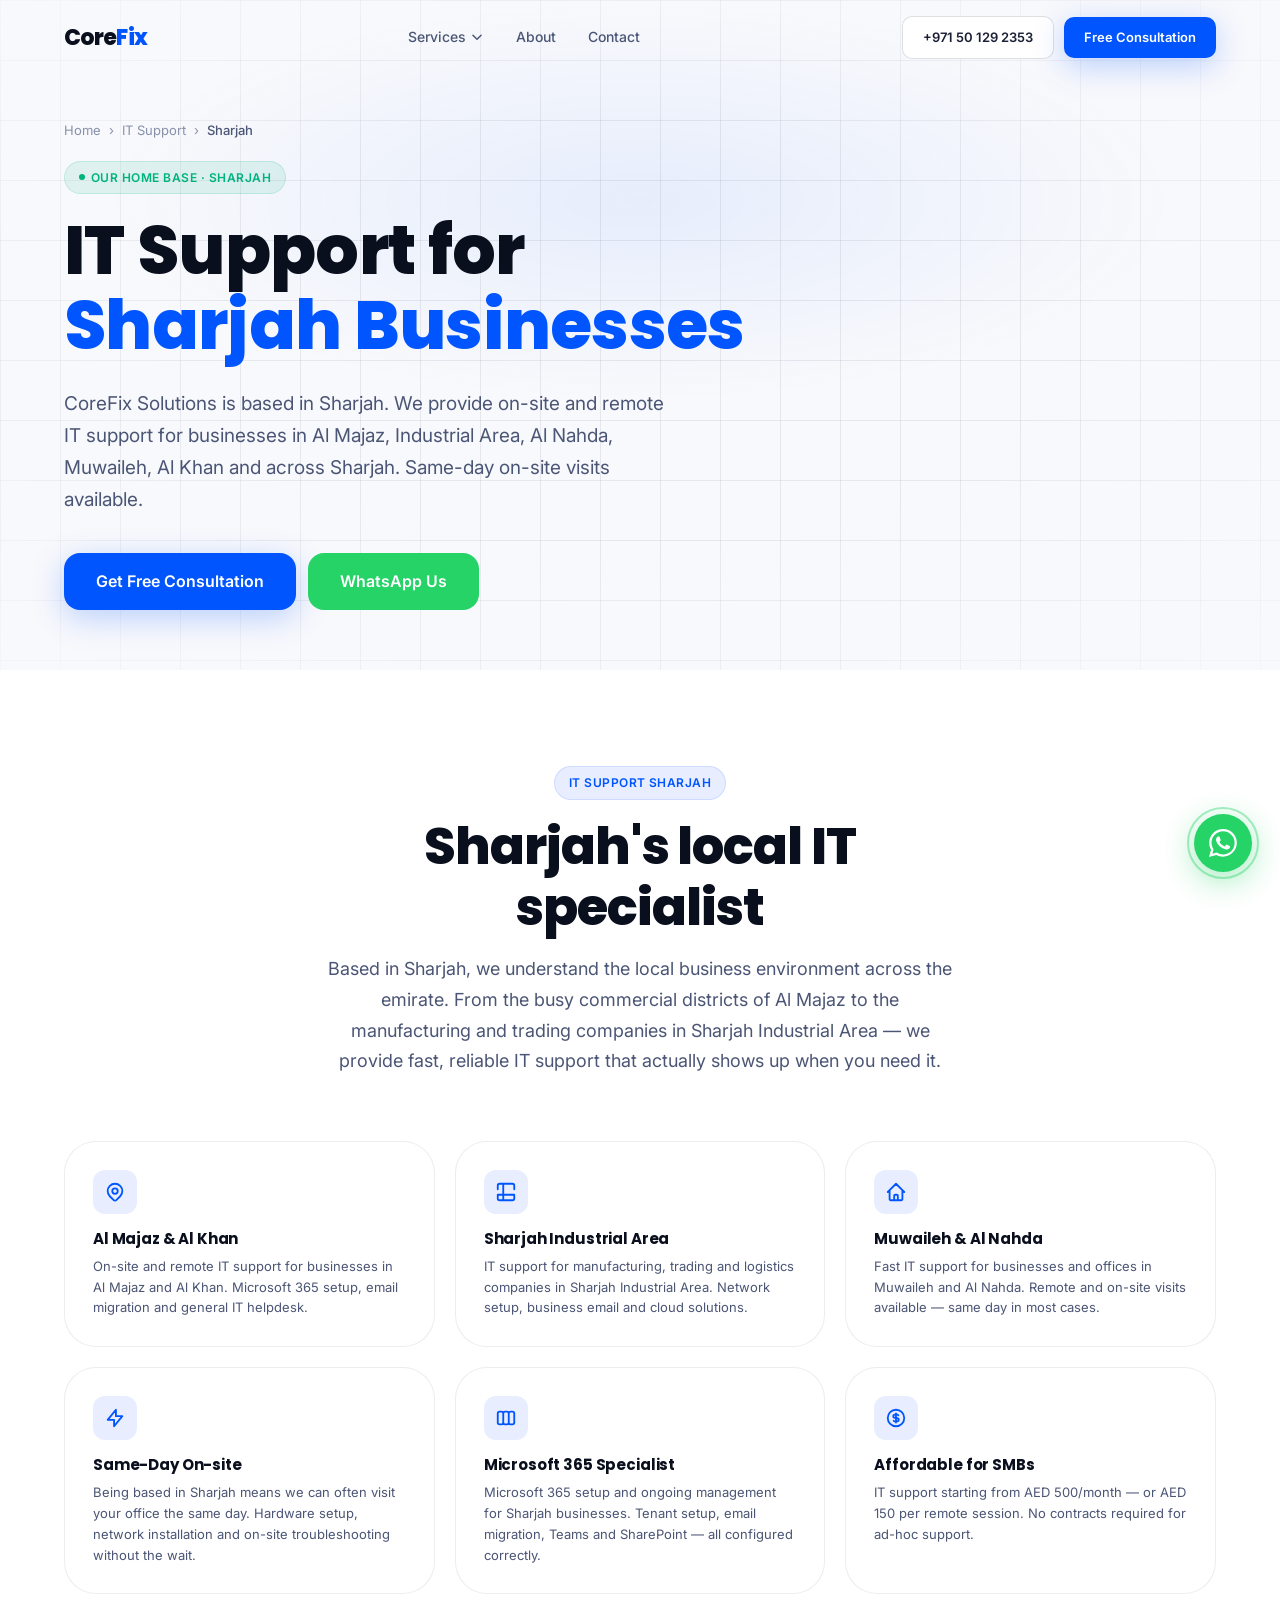
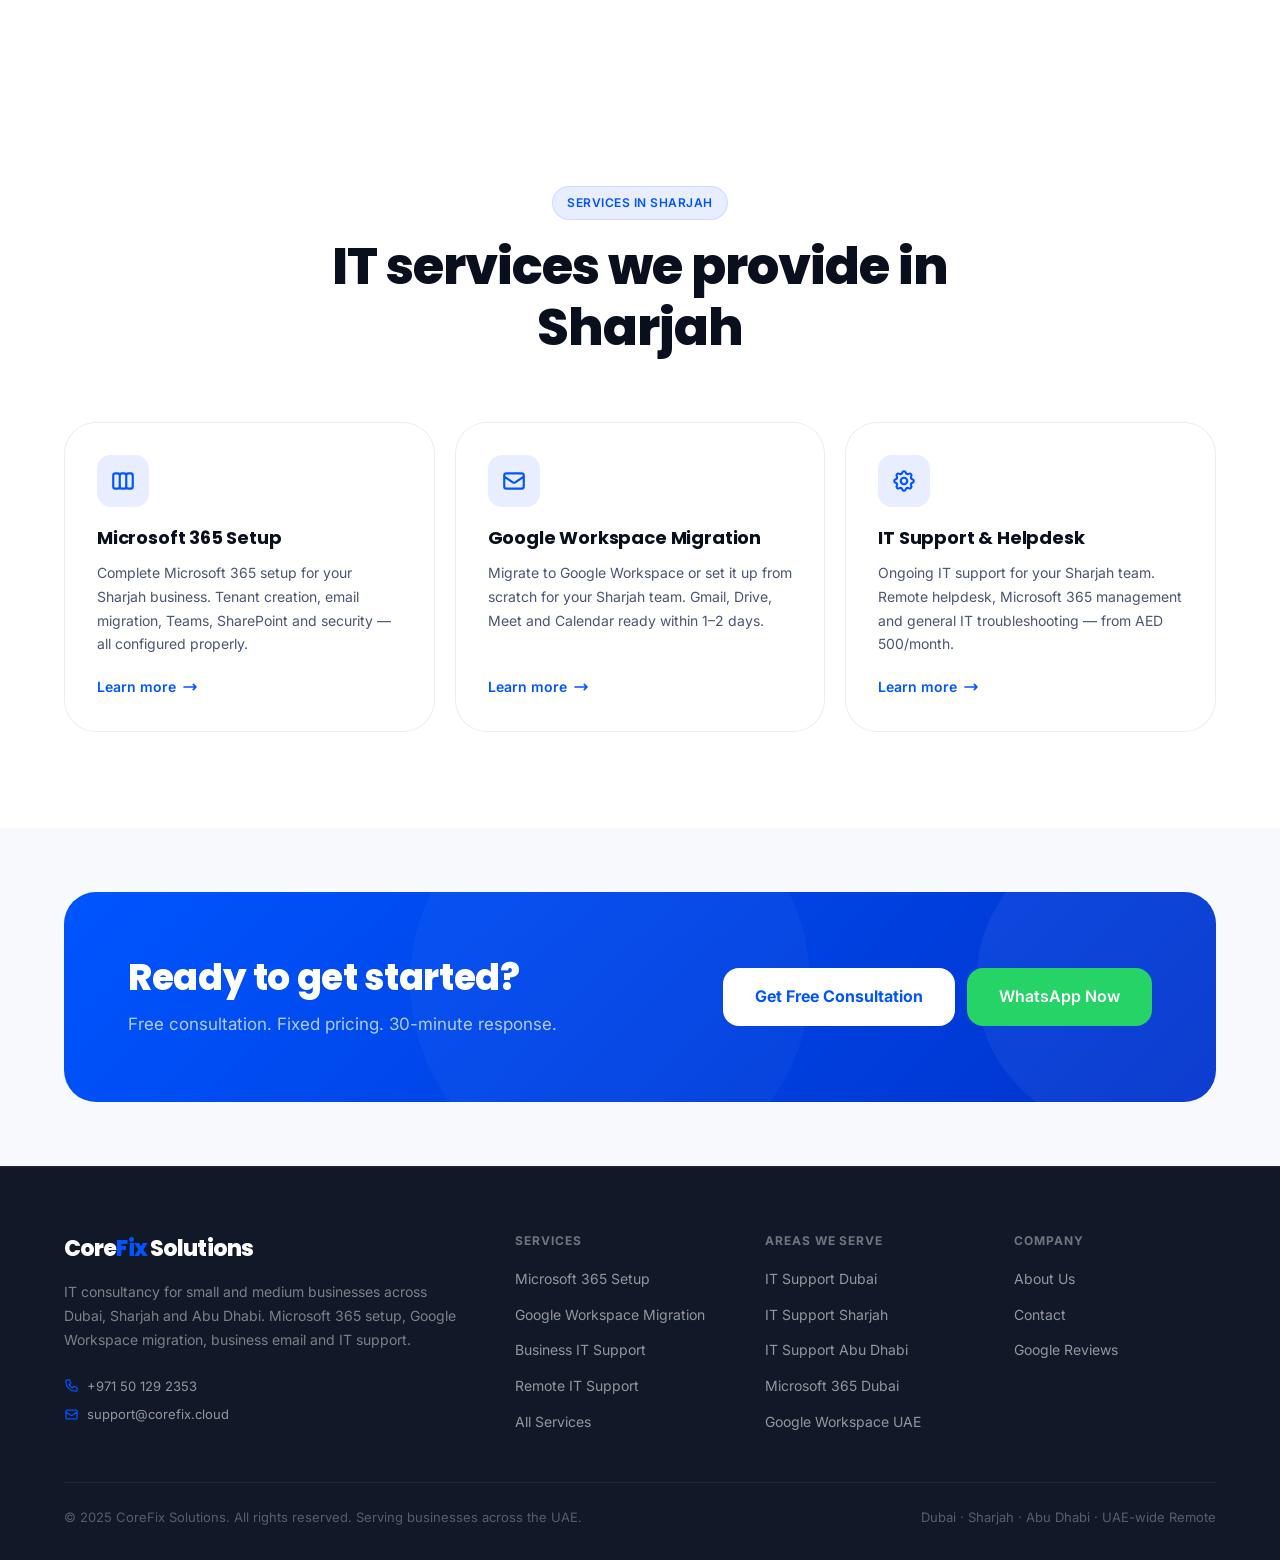
<file: it-support-sharjah.html>
<!DOCTYPE html>
<html lang="en">
<head>
<meta charset="UTF-8"><meta name="viewport" content="width=device-width, initial-scale=1.0">
<meta name="author" content="CoreFix Solutions"><meta name="robots" content="index, follow, max-snippet:-1, max-image-preview:large, max-video-preview:-1">
<meta name="geo.region" content="AE">
<link rel="preconnect" href="https://fonts.googleapis.com"><link rel="preconnect" href="https://fonts.gstatic.com" crossorigin>
<link href="https://fonts.googleapis.com/css2?family=Inter:opsz,wght@14..32,300;14..32,400;14..32,500;14..32,600;14..32,700;14..32,800&family=Poppins:wght@400;500;600;700;800&display=swap" rel="stylesheet">
<link rel="stylesheet" href="style.css">
<link rel="apple-touch-icon" sizes="180x180" href="apple-touch-icon.png"><link rel="icon" type="image/png" sizes="32x32" href="favicon-32x32.png"><link rel="icon" type="image/png" sizes="16x16" href="favicon-16x16.png"><link rel="manifest" href="site.webmanifest">
<script async src="https://www.googletagmanager.com/gtag/js?id=G-E2PS5NH8T0"></script>
<script>window.dataLayer=window.dataLayer||[];function gtag(){dataLayer.push(arguments);}gtag('js',new Date());gtag('config','G-E2PS5NH8T0');</script>
<title>IT Support Sharjah | Microsoft 365 & Business IT | CoreFix Solutions</title>
<meta name="description" content="IT support for businesses in Sharjah — Al Majaz, Industrial Area, Al Nahda, Muwaileh. Same-day on-site available. Microsoft 365, Google Workspace. Fixed pricing.">
<meta name="keywords" content="IT support Sharjah, Microsoft 365 Sharjah, business IT Sharjah, IT consultant Sharjah, Google Workspace Sharjah">
<link rel="canonical" href="https://corefix.cloud/it-support-sharjah.html">
<meta property="og:type" content="website"><meta property="og:site_name" content="CoreFix Solutions">
<meta property="og:title" content="IT Support Sharjah | Microsoft 365 & Business IT | CoreFix Solutions"><meta property="og:description" content="IT support for businesses in Sharjah — Al Majaz, Industrial Area, Al Nahda, Muwaileh. Same-day on-site available. Microsoft 365, Google Workspace. Fixed pricing.">
<meta property="og:url" content="https://corefix.cloud/it-support-sharjah.html"><meta property="og:image" content="https://corefix.cloud/og-image.jpg">
<meta name="twitter:card" content="summary_large_image"><meta name="twitter:title" content="IT Support Sharjah | Microsoft 365 & Business IT | CoreFix Solutions">
<meta name="twitter:description" content="IT support for businesses in Sharjah — Al Majaz, Industrial Area, Al Nahda, Muwaileh. Same-day on-site available. Microsoft 365, Google Workspace. Fixed pricing."><meta name="twitter:image" content="https://corefix.cloud/og-image.jpg">
<script type="application/ld+json">{"@context":"https://schema.org","@type":"Service","provider":{"@type":"ProfessionalService","name":"CoreFix Solutions","url":"https://corefix.cloud/"},"name":"IT Support Sharjah","areaServed":{"@type":"City","name":"Sharjah"}}</script>
</head>
<body>
<a href="https://wa.me/971501292353?text=Hi%2C%20I%20need%20IT%20support" target="_blank" rel="noopener noreferrer" class="wa-float" aria-label="Chat on WhatsApp"><div class="wa-float-ring"></div><svg fill="currentColor" viewBox="0 0 24 24"><path d="M17.472 14.382c-.297-.149-1.758-.867-2.03-.967-.273-.099-.471-.148-.67.15-.197.297-.767.966-.94 1.164-.173.199-.347.223-.644.075-.297-.15-1.255-.463-2.39-1.475-.883-.788-1.48-1.761-1.653-2.059-.173-.297-.018-.458.13-.606.134-.133.298-.347.446-.52.149-.174.198-.298.298-.497.099-.198.05-.371-.025-.52-.075-.149-.669-1.612-.916-2.207-.242-.579-.487-.5-.669-.51-.173-.008-.371-.01-.57-.01-.198 0-.52.074-.792.372-.272.297-1.04 1.016-1.04 2.479 0 1.462 1.065 2.875 1.213 3.074.149.198 2.096 3.2 5.077 4.487.709.306 1.262.489 1.694.625.712.227 1.36.195 1.871.118.571-.085 1.758-.719 2.006-1.413.248-.694.248-1.289.173-1.413-.074-.124-.272-.198-.57-.347m-5.421 7.403h-.004a9.87 9.87 0 01-5.031-1.378l-.361-.214-3.741.982.998-3.648-.235-.374a9.86 9.86 0 01-1.51-5.26c.001-5.45 4.436-9.884 9.888-9.884 2.64 0 5.122 1.03 6.988 2.898a9.825 9.825 0 012.893 6.994c-.003 5.45-4.437 9.884-9.885 9.884m8.413-18.297A11.815 11.815 0 0012.05 0C5.495 0 .16 5.335.157 11.892c0 2.096.547 4.142 1.588 5.945L0 24l6.335-1.662c1.72.94 3.659 1.437 5.63 1.438h.005c6.554 0 11.89-5.335 11.893-11.893a11.821 11.821 0 00-3.48-8.413Z"/></svg></a>
<!-- NAV -->
<nav id="nav">
  <div class="container">
    <div class="nav-inner">
      <a href="index.html" class="nav-logo">Core<span>Fix</span></a>
      <ul class="nav-links">
        <li class="dd">
          <a href="services.html">Services <svg class="dd-arrow" fill="none" stroke="currentColor" viewBox="0 0 24 24"><path stroke-linecap="round" stroke-linejoin="round" stroke-width="2.5" d="M19 9l-7 7-7-7"/></svg></a>
          <div class="dd-menu">
            <a href="microsoft-365.html"><div class="dd-icon"><svg fill="none" stroke="currentColor" viewBox="0 0 24 24"><path stroke-linecap="round" stroke-linejoin="round" stroke-width="2" d="M9 17V7m0 10a2 2 0 01-2 2H5a2 2 0 01-2-2V7a2 2 0 012-2h2a2 2 0 012 2m0 10a2 2 0 002 2h2a2 2 0 002-2M9 7a2 2 0 012-2h2a2 2 0 012 2m0 10V7m0 10a2 2 0 002 2h2a2 2 0 002-2V7a2 2 0 00-2-2h-2a2 2 0 00-2 2"/></svg></div><div><div style="font-weight:700;font-size:13px;color:var(--text)">Microsoft 365</div><div style="font-size:12px;color:var(--text-3)">Setup &amp; management</div></div></a>
            <a href="google-workspace.html"><div class="dd-icon"><svg fill="none" stroke="currentColor" viewBox="0 0 24 24"><path stroke-linecap="round" stroke-linejoin="round" stroke-width="2" d="M3 8l7.89 5.26a2 2 0 002.22 0L21 8M5 19h14a2 2 0 002-2V7a2 2 0 00-2-2H5a2 2 0 00-2 2v10a2 2 0 002 2z"/></svg></div><div><div style="font-weight:700;font-size:13px;color:var(--text)">Google Workspace</div><div style="font-size:12px;color:var(--text-3)">Migration &amp; setup</div></div></a>
            <a href="it-support.html"><div class="dd-icon"><svg fill="none" stroke="currentColor" viewBox="0 0 24 24"><path stroke-linecap="round" stroke-linejoin="round" stroke-width="2" d="M10.325 4.317c.426-1.756 2.924-1.756 3.35 0a1.724 1.724 0 002.573 1.066c1.543-.94 3.31.826 2.37 2.37a1.724 1.724 0 001.065 2.572c1.756.426 1.756 2.924 0 3.35a1.724 1.724 0 00-1.066 2.573c.94 1.543-.826 3.31-2.37 2.37a1.724 1.724 0 00-2.572 1.065c-.426 1.756-2.924 1.756-3.35 0a1.724 1.724 0 00-2.573-1.066c-1.543.94-3.31-.826-2.37-2.37a1.724 1.724 0 00-1.065-2.572c-1.756-.426-1.756-2.924 0-3.35a1.724 1.724 0 001.066-2.573c-.94-1.543.826-3.31 2.37-2.37.996.608 2.296.07 2.572-1.065z"/><path stroke-linecap="round" stroke-linejoin="round" stroke-width="2" d="M15 12a3 3 0 11-6 0 3 3 0 016 0z"/></svg></div><div><div style="font-weight:700;font-size:13px;color:var(--text)">IT Support</div><div style="font-size:12px;color:var(--text-3)">Ongoing &amp; project</div></div></a>
            <div class="dd-divider"></div>
            <a href="remote-support.html"><div class="dd-icon" style="background:rgba(0,179,126,0.1)"><svg fill="none" stroke="currentColor" viewBox="0 0 24 24" style="color:var(--success)"><path stroke-linecap="round" stroke-linejoin="round" stroke-width="2" d="M9.75 17L9 20l-1 1h8l-1-1-.75-3M3 13h18M5 17h14a2 2 0 002-2V5a2 2 0 00-2-2H5a2 2 0 00-2 2v10a2 2 0 002 2z"/></svg></div><div><div style="font-weight:700;font-size:13px;color:var(--success)">Remote Support</div><div style="font-size:12px;color:var(--text-3)">Available now · UAE-wide</div></div></a>
          </div>
        </li>
        <li><a href="about.html">About</a></li>
        <li><a href="contact.html">Contact</a></li>
      </ul>
      <div class="nav-cta">
        <a href="tel:+971501292353" class="btn btn-secondary btn-sm">+971 50 129 2353</a>
        <a href="contact.html" class="btn btn-primary btn-sm">Free Consultation</a>
        <button id="ham-btn" onclick="toggleNav()" aria-label="Toggle menu"><svg id="ham-icon" fill="none" stroke="currentColor" viewBox="0 0 24 24"><path stroke-linecap="round" stroke-linejoin="round" stroke-width="2" d="M4 6h16M4 12h16M4 18h16"/></svg></button>
      </div>
    </div>
  </div>
</nav>
<!-- MOBILE NAV -->
<div id="mob-nav">
  <p class="mob-label">Services</p>
  <a href="microsoft-365.html" onclick="closeNav()" class="mob-sub">Microsoft 365 Setup &amp; Management</a>
  <a href="google-workspace.html" onclick="closeNav()" class="mob-sub">Google Workspace Migration</a>
  <a href="it-support.html" onclick="closeNav()" class="mob-sub">IT Support for Business</a>
  <a href="remote-support.html" onclick="closeNav()" class="mob-sub" style="color:var(--success)">⚡ Remote Support — Available Now</a>
  <a href="about.html" onclick="closeNav()" class="mob-link">About</a>
  <a href="contact.html" onclick="closeNav()" class="mob-link">Contact</a>
  <div style="margin-top:auto;padding-top:32px;display:flex;flex-direction:column;gap:12px;">
    <a href="contact.html" class="btn btn-primary btn-lg" onclick="closeNav()">Get Free Consultation</a>
    <a href="https://wa.me/971501292353" target="_blank" rel="noopener" class="btn btn-wa btn-lg">WhatsApp Us Now</a>
  </div>
</div>

<header class="page-hero">
  <div class="page-hero-grid-bg"></div>
  <div class="container">
    <div class="page-hero-inner">
      <nav class="breadcrumb"><a href="/">Home</a><span>&#8250;</span><a href="it-support.html">IT Support</a><span>&#8250;</span><span class="active">Sharjah</span></nav>
      <div class="page-hero-eyebrow"><span class="tag tag-green"><span class="tag-dot tag-pulse"></span>Our Home Base · Sharjah</span></div>
      <h1 class="page-hero-h1">IT Support for<br><span class="accent-line">Sharjah Businesses</span></h1>
      <p class="page-hero-sub">CoreFix Solutions is based in Sharjah. We provide on-site and remote IT support for businesses in Al Majaz, Industrial Area, Al Nahda, Muwaileh, Al Khan and across Sharjah. Same-day on-site visits available.</p>
      <div class="page-hero-ctas">
        <a href="contact.html" class="btn btn-primary btn-lg">Get Free Consultation</a>
        <a href="https://wa.me/971501292353" target="_blank" rel="noopener" class="btn btn-wa btn-lg">WhatsApp Us</a>
      </div>
    </div>
  </div>
</header>

<section class="section section-white">
  <div class="container">
    <div class="section-header reveal">
      <div class="section-tag"><span class="tag tag-blue">IT Support Sharjah</span></div>
      <h2 class="section-h2">Sharjah&#39;s local IT specialist</h2>
      <p class="section-sub">Based in Sharjah, we understand the local business environment across the emirate. From the busy commercial districts of Al Majaz to the manufacturing and trading companies in Sharjah Industrial Area — we provide fast, reliable IT support that actually shows up when you need it.</p>
    </div>
    <div class="feature-grid reveal">
      <div class="fgcard"><div class="fgcard-icon"><svg fill="none" stroke="currentColor" viewBox="0 0 24 24"><path stroke-linecap="round" stroke-linejoin="round" stroke-width="2" d="M17.657 16.657L13.414 20.9a1.998 1.998 0 01-2.827 0l-4.244-4.243a8 8 0 1111.314 0z"/><path stroke-linecap="round" stroke-linejoin="round" stroke-width="2" d="M15 11a3 3 0 11-6 0 3 3 0 016 0z"/></svg></div><h3 class="fgcard-title">Al Majaz &amp; Al Khan</h3><p class="fgcard-desc">On-site and remote IT support for businesses in Al Majaz and Al Khan. Microsoft 365 setup, email migration and general IT helpdesk.</p></div>
      <div class="fgcard"><div class="fgcard-icon"><svg fill="none" stroke="currentColor" viewBox="0 0 24 24"><path stroke-linecap="round" stroke-linejoin="round" stroke-width="2" d="M9 3H5a2 2 0 00-2 2v4m6-6h10a2 2 0 012 2v4M9 3v18m0 0h10a2 2 0 002-2v-4M9 21H5a2 2 0 01-2-2v-4m0 0h18"/></svg></div><h3 class="fgcard-title">Sharjah Industrial Area</h3><p class="fgcard-desc">IT support for manufacturing, trading and logistics companies in Sharjah Industrial Area. Network setup, business email and cloud solutions.</p></div>
      <div class="fgcard"><div class="fgcard-icon"><svg fill="none" stroke="currentColor" viewBox="0 0 24 24"><path stroke-linecap="round" stroke-linejoin="round" stroke-width="2" d="M3 12l2-2m0 0l7-7 7 7M5 10v10a1 1 0 001 1h3m10-11l2 2m-2-2v10a1 1 0 01-1 1h-3m-6 0a1 1 0 001-1v-4a1 1 0 011-1h2a1 1 0 011 1v4a1 1 0 001 1m-6 0h6"/></svg></div><h3 class="fgcard-title">Muwaileh &amp; Al Nahda</h3><p class="fgcard-desc">Fast IT support for businesses and offices in Muwaileh and Al Nahda. Remote and on-site visits available — same day in most cases.</p></div>
      <div class="fgcard"><div class="fgcard-icon"><svg fill="none" stroke="currentColor" viewBox="0 0 24 24"><path stroke-linecap="round" stroke-linejoin="round" stroke-width="2" d="M13 10V3L4 14h7v7l9-11h-7z"/></svg></div><h3 class="fgcard-title">Same-Day On-site</h3><p class="fgcard-desc">Being based in Sharjah means we can often visit your office the same day. Hardware setup, network installation and on-site troubleshooting without the wait.</p></div>
      <div class="fgcard"><div class="fgcard-icon"><svg fill="none" stroke="currentColor" viewBox="0 0 24 24"><path stroke-linecap="round" stroke-linejoin="round" stroke-width="2" d="M9 17V7m0 10a2 2 0 01-2 2H5a2 2 0 01-2-2V7a2 2 0 012-2h2a2 2 0 012 2m0 10a2 2 0 002 2h2a2 2 0 002-2M9 7a2 2 0 012-2h2a2 2 0 012 2m0 10V7m0 10a2 2 0 002 2h2a2 2 0 002-2V7a2 2 0 00-2-2h-2a2 2 0 00-2 2"/></svg></div><h3 class="fgcard-title">Microsoft 365 Specialist</h3><p class="fgcard-desc">Microsoft 365 setup and ongoing management for Sharjah businesses. Tenant setup, email migration, Teams and SharePoint — all configured correctly.</p></div>
      <div class="fgcard"><div class="fgcard-icon"><svg fill="none" stroke="currentColor" viewBox="0 0 24 24"><path stroke-linecap="round" stroke-linejoin="round" stroke-width="2" d="M12 8c-1.657 0-3 .895-3 2s1.343 2 3 2 3 .895 3 2-1.343 2-3 2m0-8c1.11 0 2.08.402 2.599 1M12 8V7m0 1v8m0 0v1m0-1c-1.11 0-2.08-.402-2.599-1M21 12a9 9 0 11-18 0 9 9 0 0118 0z"/></svg></div><h3 class="fgcard-title">Affordable for SMBs</h3><p class="fgcard-desc">IT support starting from AED 500/month — or AED 150 per remote session. No contracts required for ad-hoc support.</p></div>
    </div>
  </div>
</section>
<section class="section section-white" aria-label="Services in Sharjah">
  <div class="container">
    <div class="section-header reveal"><div class="section-tag"><span class="tag tag-blue">Services in Sharjah</span></div><h2 class="section-h2">IT services we provide in Sharjah</h2></div>
    <div class="services-grid">
      <div class="scard reveal"><div class="scard-icon"><svg fill="none" stroke="currentColor" viewBox="0 0 24 24"><path stroke-linecap="round" stroke-linejoin="round" stroke-width="2" d="M9 17V7m0 10a2 2 0 01-2 2H5a2 2 0 01-2-2V7a2 2 0 012-2h2a2 2 0 012 2m0 10a2 2 0 002 2h2a2 2 0 002-2M9 7a2 2 0 012-2h2a2 2 0 012 2m0 10V7m0 10a2 2 0 002 2h2a2 2 0 002-2V7a2 2 0 00-2-2h-2a2 2 0 00-2 2"/></svg></div><h3 class="scard-title">Microsoft 365 Setup</h3><p class="scard-desc">Complete Microsoft 365 setup for your Sharjah business. Tenant creation, email migration, Teams, SharePoint and security — all configured properly.</p><a href="microsoft-365.html" class="scard-link">Learn more <svg fill="none" stroke="currentColor" viewBox="0 0 24 24"><path stroke-linecap="round" stroke-linejoin="round" stroke-width="2.5" d="M17 8l4 4m0 0l-4 4m4-4H3"/></svg></a></div>
      <div class="scard reveal reveal-delay-1"><div class="scard-icon"><svg fill="none" stroke="currentColor" viewBox="0 0 24 24"><path stroke-linecap="round" stroke-linejoin="round" stroke-width="2" d="M3 8l7.89 5.26a2 2 0 002.22 0L21 8M5 19h14a2 2 0 002-2V7a2 2 0 00-2-2H5a2 2 0 00-2 2v10a2 2 0 002 2z"/></svg></div><h3 class="scard-title">Google Workspace Migration</h3><p class="scard-desc">Migrate to Google Workspace or set it up from scratch for your Sharjah team. Gmail, Drive, Meet and Calendar ready within 1–2 days.</p><a href="google-workspace.html" class="scard-link">Learn more <svg fill="none" stroke="currentColor" viewBox="0 0 24 24"><path stroke-linecap="round" stroke-linejoin="round" stroke-width="2.5" d="M17 8l4 4m0 0l-4 4m4-4H3"/></svg></a></div>
      <div class="scard reveal reveal-delay-2"><div class="scard-icon"><svg fill="none" stroke="currentColor" viewBox="0 0 24 24"><path stroke-linecap="round" stroke-linejoin="round" stroke-width="2" d="M10.325 4.317c.426-1.756 2.924-1.756 3.35 0a1.724 1.724 0 002.573 1.066c1.543-.94 3.31.826 2.37 2.37a1.724 1.724 0 001.065 2.572c1.756.426 1.756 2.924 0 3.35a1.724 1.724 0 00-1.066 2.573c.94 1.543-.826 3.31-2.37 2.37a1.724 1.724 0 00-2.572 1.065c-.426 1.756-2.924 1.756-3.35 0a1.724 1.724 0 00-2.573-1.066c-1.543.94-3.31-.826-2.37-2.37a1.724 1.724 0 00-1.065-2.572c-1.756-.426-1.756-2.924 0-3.35a1.724 1.724 0 001.066-2.573c-.94-1.543.826-3.31 2.37-2.37.996.608 2.296.07 2.572-1.065z"/><path stroke-linecap="round" stroke-linejoin="round" stroke-width="2" d="M15 12a3 3 0 11-6 0 3 3 0 016 0z"/></svg></div><h3 class="scard-title">IT Support &amp; Helpdesk</h3><p class="scard-desc">Ongoing IT support for your Sharjah team. Remote helpdesk, Microsoft 365 management and general IT troubleshooting — from AED 500/month.</p><a href="it-support.html" class="scard-link">Learn more <svg fill="none" stroke="currentColor" viewBox="0 0 24 24"><path stroke-linecap="round" stroke-linejoin="round" stroke-width="2.5" d="M17 8l4 4m0 0l-4 4m4-4H3"/></svg></a></div>
    </div>
  </div>
</section><section class="section-sm"><div class="container"><div class="cta-banner reveal">
  <div class="cta-banner-text"><h2 class="cta-banner-title">Ready to get started?</h2><p class="cta-banner-sub">Free consultation. Fixed pricing. 30-minute response.</p></div>
  <div class="cta-banner-actions">
    <a href="contact.html" class="btn btn-lg" style="background:white;color:var(--accent);font-weight:700">Get Free Consultation</a>
    <a href="https://wa.me/971501292353" target="_blank" rel="noopener" class="btn btn-wa btn-lg">WhatsApp Now</a>
  </div>
</div></div></section>
<!-- FOOTER -->
<footer>
  <div class="container">
    <div class="footer-grid">
      <div>
        <div class="footer-logo">Core<span>Fix</span> Solutions</div>
        <p class="footer-desc">IT consultancy for small and medium businesses across Dubai, Sharjah and Abu Dhabi. Microsoft 365 setup, Google Workspace migration, business email and IT support.</p>
        <div class="footer-contact-item"><svg fill="none" stroke="currentColor" viewBox="0 0 24 24"><path stroke-linecap="round" stroke-linejoin="round" stroke-width="2" d="M3 5a2 2 0 012-2h3.28a1 1 0 01.948.684l1.498 4.493a1 1 0 01-.502 1.21l-2.257 1.13a11.042 11.042 0 005.516 5.516l1.13-2.257a1 1 0 011.21-.502l4.493 1.498a1 1 0 01.684.949V19a2 2 0 01-2 2h-1C9.716 21 3 14.284 3 6V5z"/></svg><a href="tel:+971501292353">+971 50 129 2353</a></div>
        <div class="footer-contact-item"><svg fill="none" stroke="currentColor" viewBox="0 0 24 24"><path stroke-linecap="round" stroke-linejoin="round" stroke-width="2" d="M3 8l7.89 5.26a2 2 0 002.22 0L21 8M5 19h14a2 2 0 002-2V7a2 2 0 00-2-2H5a2 2 0 00-2 2v10a2 2 0 002 2z"/></svg><a href="mailto:support@corefix.cloud">support@corefix.cloud</a></div>
      </div>
      <div>
        <p class="footer-heading">Services</p>
        <ul class="footer-links">
          <li><a href="microsoft-365.html">Microsoft 365 Setup</a></li>
          <li><a href="google-workspace.html">Google Workspace Migration</a></li>
          <li><a href="it-support.html">Business IT Support</a></li>
          <li><a href="remote-support.html">Remote IT Support</a></li>
          <li><a href="services.html">All Services</a></li>
        </ul>
      </div>
      <div>
        <p class="footer-heading">Areas We Serve</p>
        <ul class="footer-links">
          <li><a href="it-support-dubai.html">IT Support Dubai</a></li>
          <li><a href="it-support-sharjah.html">IT Support Sharjah</a></li>
          <li><a href="it-support-abu-dhabi.html">IT Support Abu Dhabi</a></li>
          <li><a href="microsoft-365-dubai.html">Microsoft 365 Dubai</a></li>
          <li><a href="google-workspace-uae.html">Google Workspace UAE</a></li>
        </ul>
      </div>
      <div>
        <p class="footer-heading">Company</p>
        <ul class="footer-links">
          <li><a href="about.html">About Us</a></li>
          <li><a href="contact.html">Contact</a></li>
          <li><a href="https://share.google/1KY686doRgPydYVxl" target="_blank" rel="noopener noreferrer">Google Reviews</a></li>
        </ul>
      </div>
    </div>
    <div class="footer-bottom">
      <p class="footer-copy">&copy; 2025 CoreFix Solutions. All rights reserved. Serving businesses across the UAE.</p>
      <p class="footer-areas">Dubai &middot; Sharjah &middot; Abu Dhabi &middot; UAE-wide Remote</p>
    </div>
  </div>
</footer>

<script>
(function(){
  // Nav scroll
  function upd(){document.getElementById('nav').classList.toggle('scrolled',window.scrollY>20);}
  window.addEventListener('scroll',upd);upd();
  // Reveal
  var els=document.querySelectorAll('.reveal');
  if(els.length){var ob=new IntersectionObserver(function(e){e.forEach(function(x){if(x.isIntersecting){x.target.classList.add('visible');ob.unobserve(x.target);}});},{threshold:0.12});els.forEach(function(e){ob.observe(e);});}
  // Dropdown
  var dds=document.querySelectorAll('.nav-links .dd');
  dds.forEach(function(d){var t;function o(){clearTimeout(t);dds.forEach(function(x){if(x!==d)x.classList.remove('dd-open');});d.classList.add('dd-open');}function c(){t=setTimeout(function(){d.classList.remove('dd-open');},120);}d.addEventListener('mouseenter',o);d.addEventListener('mouseleave',c);var m=d.querySelector('.dd-menu');if(m){m.addEventListener('mouseenter',o);m.addEventListener('mouseleave',c);}document.addEventListener('click',function(e){if(!d.contains(e.target))d.classList.remove('dd-open');});});
})();
var navOpen=false;
function toggleNav(){navOpen=!navOpen;document.getElementById('mob-nav').classList.toggle('open',navOpen);document.body.style.overflow=navOpen?'hidden':'';var p=navOpen?'M6 18L18 6M6 6l12 12':'M4 6h16M4 12h16M4 18h16';document.getElementById('ham-icon').querySelector('path').setAttribute('d',p);}
function closeNav(){if(navOpen)toggleNav();}
// FAQ
function toggleFaq(el){var fa=el.nextElementSibling;var isOpen=fa.classList.contains('open');document.querySelectorAll('.fq').forEach(function(q){q.classList.remove('open');q.nextElementSibling.classList.remove('open');});if(!isOpen){el.classList.add('open');fa.classList.add('open');}}
// Contact form
var form=document.getElementById('contact-form');
if(form){form.addEventListener('submit',function(e){e.preventDefault();var d=new FormData(form);fetch(form.action,{method:'POST',body:d,headers:{'Accept':'application/json'}}).then(function(r){if(r.ok){document.getElementById('modal').classList.add('open');form.reset();}else{alert('Something went wrong. Please WhatsApp us directly.');}}).catch(function(){alert('Something went wrong. Please WhatsApp us directly.');});});}
function closeModal(){document.getElementById('modal').classList.remove('open');}
</script>

</body>
</html>
</file>
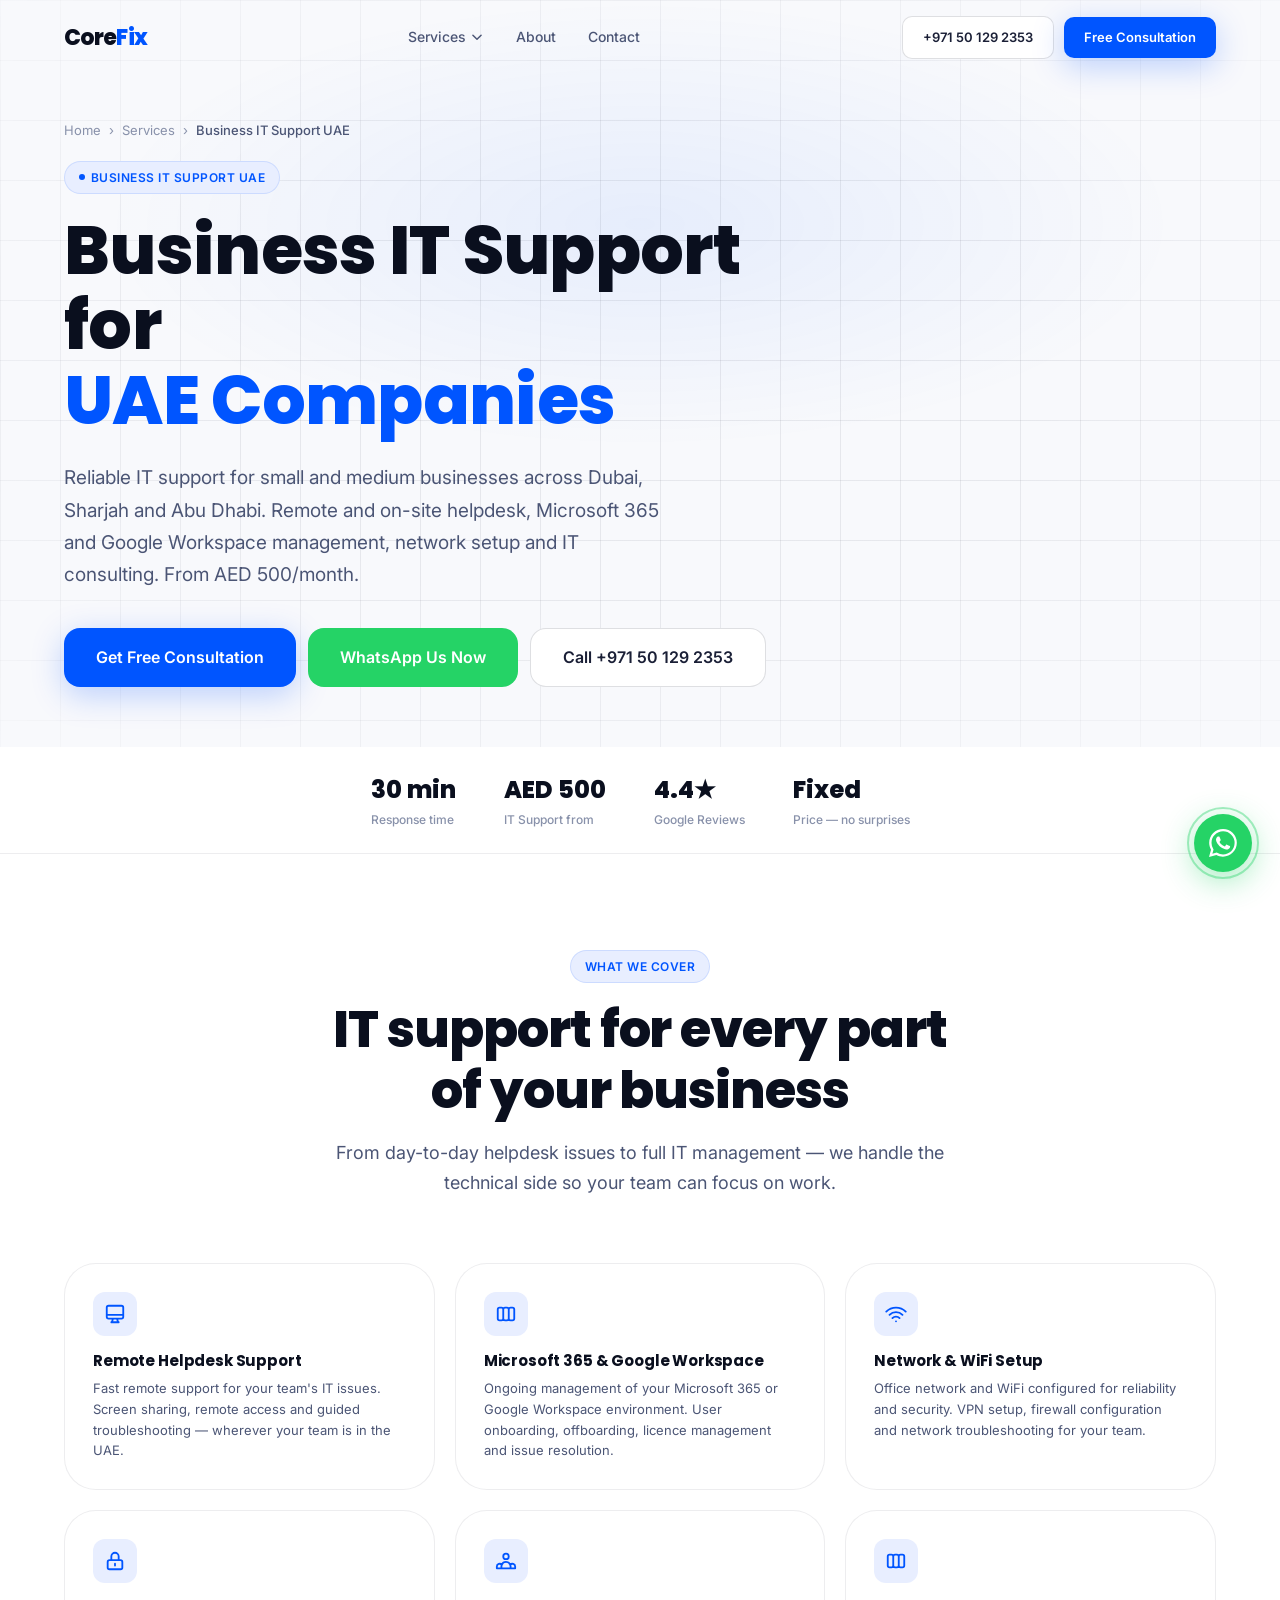
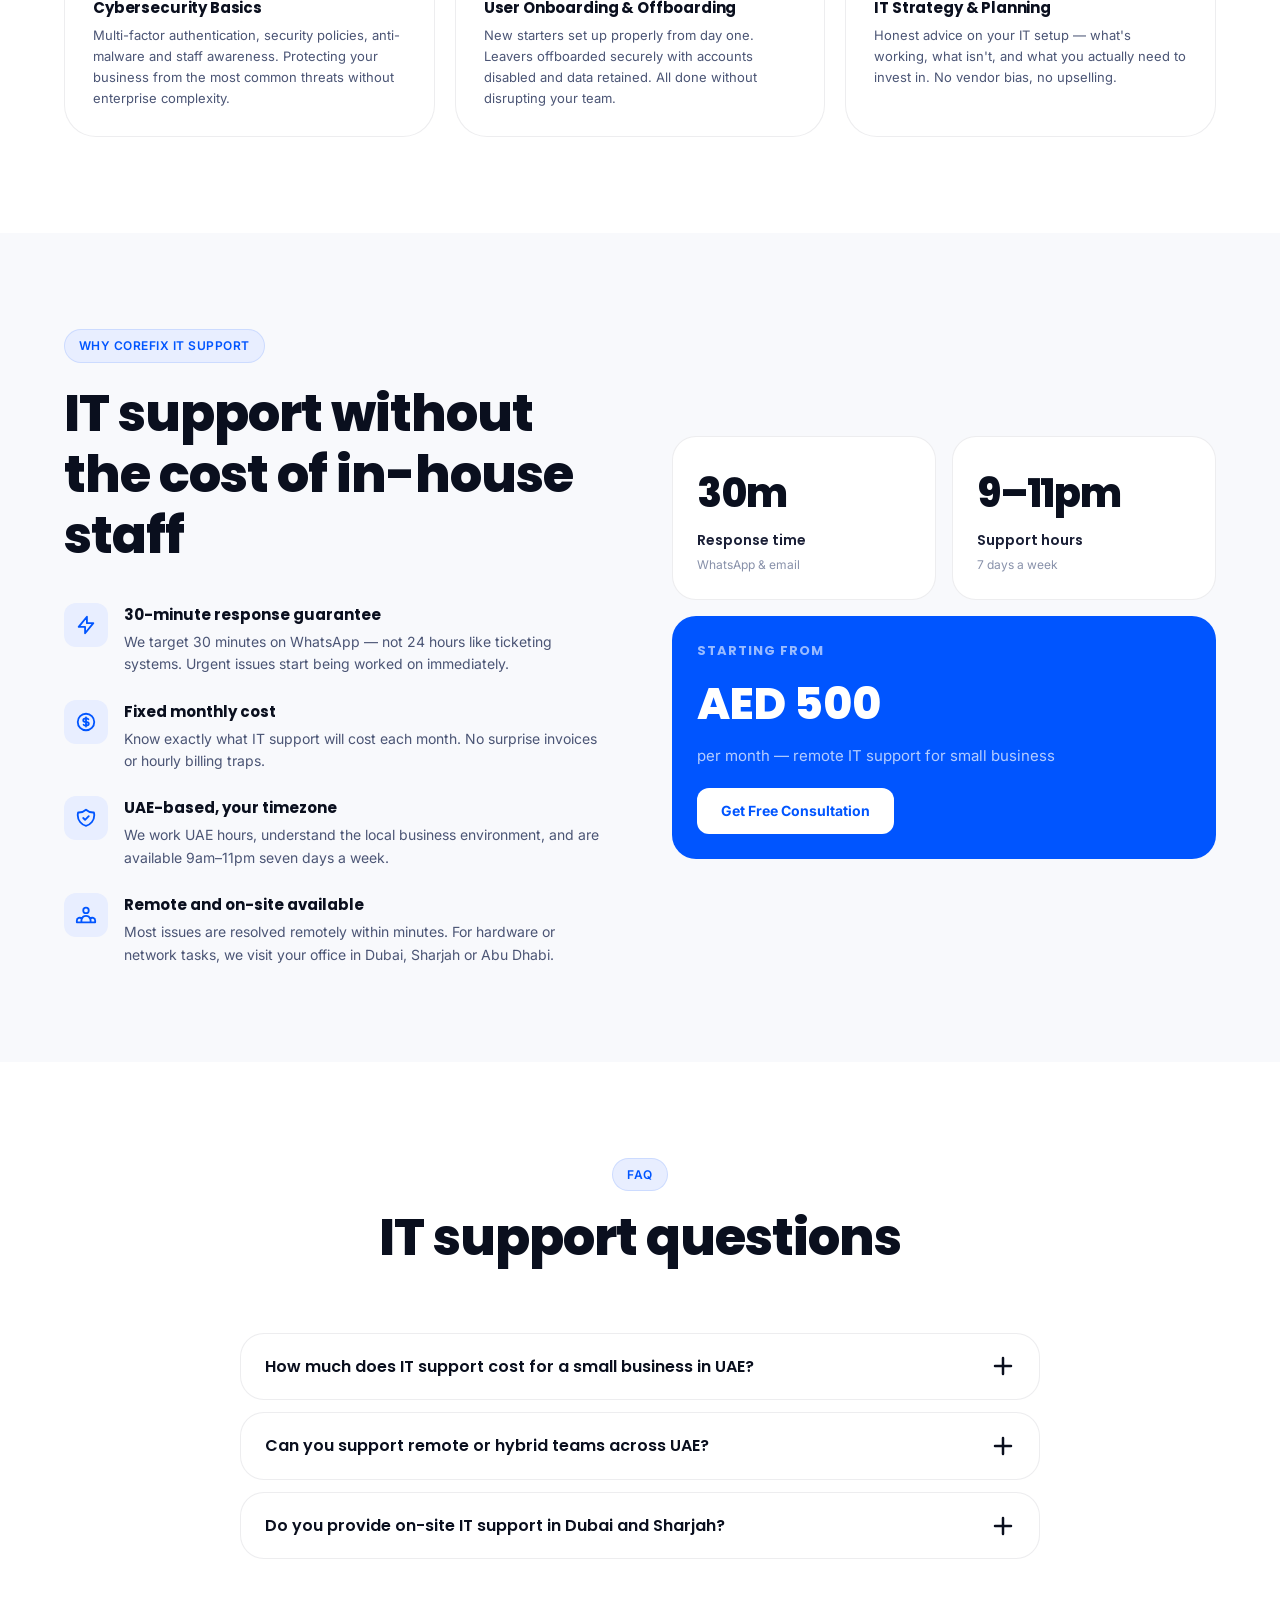
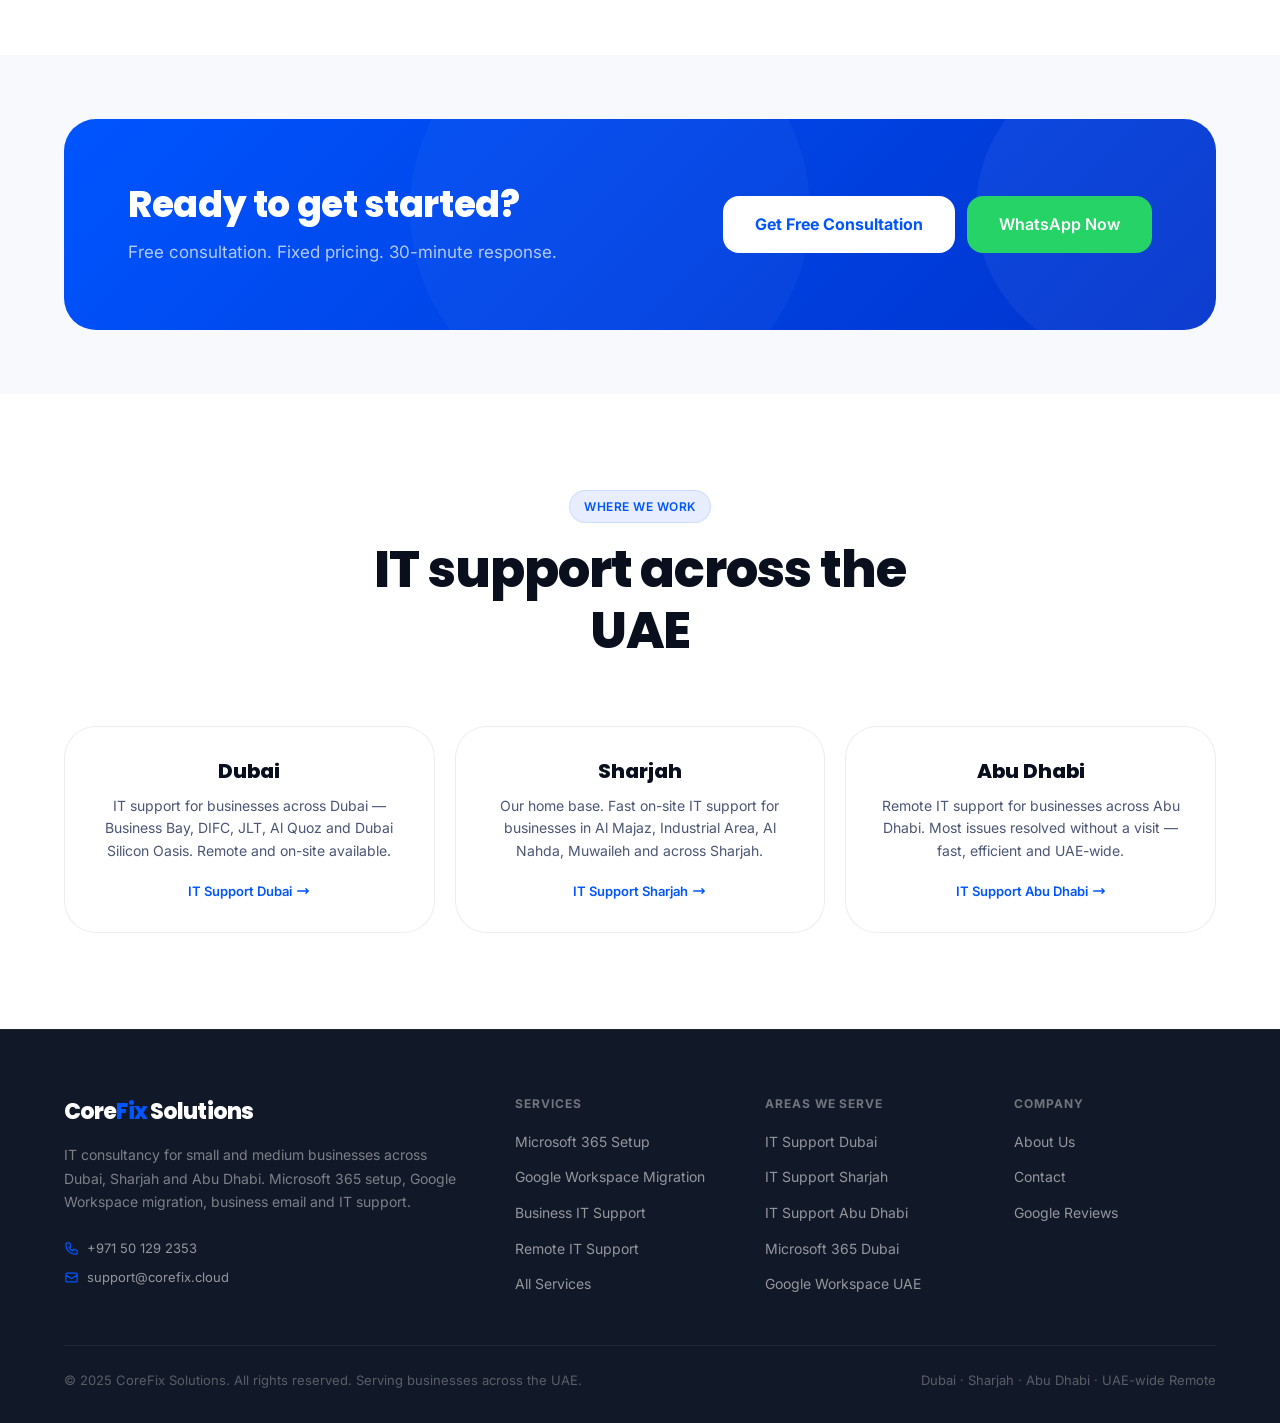
<file: it-support.html>
<!DOCTYPE html>
<html lang="en">
<head>
<meta charset="UTF-8">
<meta name="viewport" content="width=device-width, initial-scale=1.0">
<meta name="author" content="CoreFix Solutions">
<meta name="robots" content="index, follow, max-snippet:-1, max-image-preview:large, max-video-preview:-1">
<meta name="geo.region" content="AE">
<link rel="preconnect" href="https://fonts.googleapis.com">
<link rel="preconnect" href="https://fonts.gstatic.com" crossorigin>
<link href="https://fonts.googleapis.com/css2?family=Inter:opsz,wght@14..32,300;14..32,400;14..32,500;14..32,600;14..32,700;14..32,800&family=Poppins:wght@400;500;600;700;800&display=swap" rel="stylesheet">
<link rel="stylesheet" href="style.css">
<link rel="apple-touch-icon" sizes="180x180" href="apple-touch-icon.png">
<link rel="icon" type="image/png" sizes="32x32" href="favicon-32x32.png">
<link rel="icon" type="image/png" sizes="16x16" href="favicon-16x16.png">
<link rel="manifest" href="site.webmanifest">
<script async src="https://www.googletagmanager.com/gtag/js?id=G-E2PS5NH8T0"></script>
<script>window.dataLayer=window.dataLayer||[];function gtag(){dataLayer.push(arguments);}gtag('js',new Date());gtag('config','G-E2PS5NH8T0');</script>
<title>Business IT Support Dubai, Sharjah & UAE | CoreFix Solutions</title>
<meta name="description" content="Reliable IT support for small businesses in Dubai, Sharjah & Abu Dhabi. Remote helpdesk, Microsoft 365 management, network setup and on-site support. From AED 500/month.">
<meta name="keywords" content="IT support Dubai, IT support Sharjah, IT support UAE, small business IT support, remote IT support UAE">
<link rel="canonical" href="https://corefix.cloud/it-support.html">
<meta property="og:type" content="website"><meta property="og:site_name" content="CoreFix Solutions">
<meta property="og:title" content="Business IT Support Dubai, Sharjah & UAE | CoreFix Solutions"><meta property="og:description" content="Reliable IT support for small businesses in Dubai, Sharjah & Abu Dhabi. Remote helpdesk, Microsoft 365 management, network setup and on-site support. From AED 500/month.">
<meta property="og:url" content="https://corefix.cloud/it-support.html"><meta property="og:image" content="https://corefix.cloud/og-image.jpg">
<meta name="twitter:card" content="summary_large_image"><meta name="twitter:title" content="Business IT Support Dubai, Sharjah & UAE | CoreFix Solutions">
<meta name="twitter:description" content="Reliable IT support for small businesses in Dubai, Sharjah & Abu Dhabi. Remote helpdesk, Microsoft 365 management, network setup and on-site support. From AED 500/month."><meta name="twitter:image" content="https://corefix.cloud/og-image.jpg">
<script type="application/ld+json">{"@context":"https://schema.org","@type":"Service","provider":{"@type":"ProfessionalService","name":"CoreFix Solutions","url":"https://corefix.cloud/"},"name":"Business IT Support UAE","areaServed":[{"@type":"City","name":"Dubai"},{"@type":"City","name":"Sharjah"},{"@type":"City","name":"Abu Dhabi"}]}</script>
</head>
<body>
<a href="https://wa.me/971501292353?text=Hi%2C%20I%20need%20IT%20consultancy%20for%20my%20business" target="_blank" rel="noopener noreferrer" class="wa-float" aria-label="Chat on WhatsApp"><div class="wa-float-ring"></div><svg fill="currentColor" viewBox="0 0 24 24"><path d="M17.472 14.382c-.297-.149-1.758-.867-2.03-.967-.273-.099-.471-.148-.67.15-.197.297-.767.966-.94 1.164-.173.199-.347.223-.644.075-.297-.15-1.255-.463-2.39-1.475-.883-.788-1.48-1.761-1.653-2.059-.173-.297-.018-.458.13-.606.134-.133.298-.347.446-.52.149-.174.198-.298.298-.497.099-.198.05-.371-.025-.52-.075-.149-.669-1.612-.916-2.207-.242-.579-.487-.5-.669-.51-.173-.008-.371-.01-.57-.01-.198 0-.52.074-.792.372-.272.297-1.04 1.016-1.04 2.479 0 1.462 1.065 2.875 1.213 3.074.149.198 2.096 3.2 5.077 4.487.709.306 1.262.489 1.694.625.712.227 1.36.195 1.871.118.571-.085 1.758-.719 2.006-1.413.248-.694.248-1.289.173-1.413-.074-.124-.272-.198-.57-.347m-5.421 7.403h-.004a9.87 9.87 0 01-5.031-1.378l-.361-.214-3.741.982.998-3.648-.235-.374a9.86 9.86 0 01-1.51-5.26c.001-5.45 4.436-9.884 9.888-9.884 2.64 0 5.122 1.03 6.988 2.898a9.825 9.825 0 012.893 6.994c-.003 5.45-4.437 9.884-9.885 9.884m8.413-18.297A11.815 11.815 0 0012.05 0C5.495 0 .16 5.335.157 11.892c0 2.096.547 4.142 1.588 5.945L0 24l6.335-1.662c1.72.94 3.659 1.437 5.63 1.438h.005c6.554 0 11.89-5.335 11.893-11.893a11.821 11.821 0 00-3.48-8.413Z"/></svg></a>
<!-- NAV -->
<nav id="nav">
  <div class="container">
    <div class="nav-inner">
      <a href="index.html" class="nav-logo">Core<span>Fix</span></a>
      <ul class="nav-links">
        <li class="dd">
          <a href="services.html">Services <svg class="dd-arrow" fill="none" stroke="currentColor" viewBox="0 0 24 24"><path stroke-linecap="round" stroke-linejoin="round" stroke-width="2.5" d="M19 9l-7 7-7-7"/></svg></a>
          <div class="dd-menu">
            <a href="microsoft-365.html"><div class="dd-icon"><svg fill="none" stroke="currentColor" viewBox="0 0 24 24"><path stroke-linecap="round" stroke-linejoin="round" stroke-width="2" d="M9 17V7m0 10a2 2 0 01-2 2H5a2 2 0 01-2-2V7a2 2 0 012-2h2a2 2 0 012 2m0 10a2 2 0 002 2h2a2 2 0 002-2M9 7a2 2 0 012-2h2a2 2 0 012 2m0 10V7m0 10a2 2 0 002 2h2a2 2 0 002-2V7a2 2 0 00-2-2h-2a2 2 0 00-2 2"/></svg></div><div><div style="font-weight:700;font-size:13px;color:var(--text)">Microsoft 365</div><div style="font-size:12px;color:var(--text-3)">Setup &amp; management</div></div></a>
            <a href="google-workspace.html"><div class="dd-icon"><svg fill="none" stroke="currentColor" viewBox="0 0 24 24"><path stroke-linecap="round" stroke-linejoin="round" stroke-width="2" d="M3 8l7.89 5.26a2 2 0 002.22 0L21 8M5 19h14a2 2 0 002-2V7a2 2 0 00-2-2H5a2 2 0 00-2 2v10a2 2 0 002 2z"/></svg></div><div><div style="font-weight:700;font-size:13px;color:var(--text)">Google Workspace</div><div style="font-size:12px;color:var(--text-3)">Migration &amp; setup</div></div></a>
            <a href="it-support.html"><div class="dd-icon"><svg fill="none" stroke="currentColor" viewBox="0 0 24 24"><path stroke-linecap="round" stroke-linejoin="round" stroke-width="2" d="M10.325 4.317c.426-1.756 2.924-1.756 3.35 0a1.724 1.724 0 002.573 1.066c1.543-.94 3.31.826 2.37 2.37a1.724 1.724 0 001.065 2.572c1.756.426 1.756 2.924 0 3.35a1.724 1.724 0 00-1.066 2.573c.94 1.543-.826 3.31-2.37 2.37a1.724 1.724 0 00-2.572 1.065c-.426 1.756-2.924 1.756-3.35 0a1.724 1.724 0 00-2.573-1.066c-1.543.94-3.31-.826-2.37-2.37a1.724 1.724 0 00-1.065-2.572c-1.756-.426-1.756-2.924 0-3.35a1.724 1.724 0 001.066-2.573c-.94-1.543.826-3.31 2.37-2.37.996.608 2.296.07 2.572-1.065z"/><path stroke-linecap="round" stroke-linejoin="round" stroke-width="2" d="M15 12a3 3 0 11-6 0 3 3 0 016 0z"/></svg></div><div><div style="font-weight:700;font-size:13px;color:var(--text)">IT Support</div><div style="font-size:12px;color:var(--text-3)">Ongoing &amp; project</div></div></a>
            <div class="dd-divider"></div>
            <a href="remote-support.html"><div class="dd-icon" style="background:rgba(0,179,126,0.1)"><svg fill="none" stroke="currentColor" viewBox="0 0 24 24" style="color:var(--success)"><path stroke-linecap="round" stroke-linejoin="round" stroke-width="2" d="M9.75 17L9 20l-1 1h8l-1-1-.75-3M3 13h18M5 17h14a2 2 0 002-2V5a2 2 0 00-2-2H5a2 2 0 00-2 2v10a2 2 0 002 2z"/></svg></div><div><div style="font-weight:700;font-size:13px;color:var(--success)">Remote Support</div><div style="font-size:12px;color:var(--text-3)">Available now · UAE-wide</div></div></a>
          </div>
        </li>
        <li><a href="about.html">About</a></li>
        <li><a href="contact.html">Contact</a></li>
      </ul>
      <div class="nav-cta">
        <a href="tel:+971501292353" class="btn btn-secondary btn-sm">+971 50 129 2353</a>
        <a href="contact.html" class="btn btn-primary btn-sm">Free Consultation</a>
        <button id="ham-btn" onclick="toggleNav()" aria-label="Toggle menu"><svg id="ham-icon" fill="none" stroke="currentColor" viewBox="0 0 24 24"><path stroke-linecap="round" stroke-linejoin="round" stroke-width="2" d="M4 6h16M4 12h16M4 18h16"/></svg></button>
      </div>
    </div>
  </div>
</nav>
<!-- MOBILE NAV -->
<div id="mob-nav">
  <p class="mob-label">Services</p>
  <a href="microsoft-365.html" onclick="closeNav()" class="mob-sub">Microsoft 365 Setup &amp; Management</a>
  <a href="google-workspace.html" onclick="closeNav()" class="mob-sub">Google Workspace Migration</a>
  <a href="it-support.html" onclick="closeNav()" class="mob-sub">IT Support for Business</a>
  <a href="remote-support.html" onclick="closeNav()" class="mob-sub" style="color:var(--success)">⚡ Remote Support — Available Now</a>
  <a href="about.html" onclick="closeNav()" class="mob-link">About</a>
  <a href="contact.html" onclick="closeNav()" class="mob-link">Contact</a>
  <div style="margin-top:auto;padding-top:32px;display:flex;flex-direction:column;gap:12px;">
    <a href="contact.html" class="btn btn-primary btn-lg" onclick="closeNav()">Get Free Consultation</a>
    <a href="https://wa.me/971501292353" target="_blank" rel="noopener" class="btn btn-wa btn-lg">WhatsApp Us Now</a>
  </div>
</div>

<header class="page-hero"><div class="page-hero-grid-bg"></div><div class="container"><div class="page-hero-inner">
      <nav class="breadcrumb" aria-label="Breadcrumb"><a href="/">Home</a><span>&#8250;</span><a href="services.html">Services</a><span>&#8250;</span><span class="active">Business IT Support UAE</span></nav>
      <div class="page-hero-eyebrow"><span class="tag tag-blue"><span class="tag-dot"></span>Business IT Support UAE</span></div>
      <h1 class="page-hero-h1">Business IT Support for<br><span class="accent-line">UAE Companies</span></h1>
      <p class="page-hero-sub">Reliable IT support for small and medium businesses across Dubai, Sharjah and Abu Dhabi. Remote and on-site helpdesk, Microsoft 365 and Google Workspace management, network setup and IT consulting. From AED 500/month.</p>
      <div class="page-hero-ctas">
        <a href="contact.html" class="btn btn-primary btn-lg">Get Free Consultation</a>
        <a href="https://wa.me/971501292353" target="_blank" rel="noopener" class="btn btn-wa btn-lg">WhatsApp Us Now</a>
        <a href="tel:+971501292353" class="btn btn-secondary btn-lg">Call +971 50 129 2353</a>
      </div>
    </div></div></header><div class="trust-bar"><div class="container"><div class="trust-inner">
  <div class="trust-item"><div><div class="trust-val">30 min</div><div class="trust-label">Response time</div></div></div>
  <div class="trust-item"><div><div class="trust-val">AED 500</div><div class="trust-label">IT Support from</div></div></div>
  <div class="trust-item"><div><div class="trust-val">4.4&#9733;</div><div class="trust-label">Google Reviews</div></div></div>
  <div class="trust-item"><div><div class="trust-val">Fixed</div><div class="trust-label">Price — no surprises</div></div></div>
</div></div></div>

<section class="section section-white" aria-label="IT support services">
  <div class="container">
    <div class="section-header reveal">
      <div class="section-tag"><span class="tag tag-blue">What We Cover</span></div>
      <h2 class="section-h2">IT support for every part of your business</h2>
      <p class="section-sub">From day-to-day helpdesk issues to full IT management — we handle the technical side so your team can focus on work.</p>
    </div>
    <div class="feature-grid reveal">
      <div class="fgcard"><div class="fgcard-icon"><svg fill="none" stroke="currentColor" viewBox="0 0 24 24"><path stroke-linecap="round" stroke-linejoin="round" stroke-width="2" d="M9.75 17L9 20l-1 1h8l-1-1-.75-3M3 13h18M5 17h14a2 2 0 002-2V5a2 2 0 00-2-2H5a2 2 0 00-2 2v10a2 2 0 002 2z"/></svg></div><h3 class="fgcard-title">Remote Helpdesk Support</h3><p class="fgcard-desc">Fast remote support for your team's IT issues. Screen sharing, remote access and guided troubleshooting — wherever your team is in the UAE.</p></div>
      <div class="fgcard"><div class="fgcard-icon"><svg fill="none" stroke="currentColor" viewBox="0 0 24 24"><path stroke-linecap="round" stroke-linejoin="round" stroke-width="2" d="M9 17V7m0 10a2 2 0 01-2 2H5a2 2 0 01-2-2V7a2 2 0 012-2h2a2 2 0 012 2m0 10a2 2 0 002 2h2a2 2 0 002-2M9 7a2 2 0 012-2h2a2 2 0 012 2m0 10V7m0 10a2 2 0 002 2h2a2 2 0 002-2V7a2 2 0 00-2-2h-2a2 2 0 00-2 2"/></svg></div><h3 class="fgcard-title">Microsoft 365 &amp; Google Workspace</h3><p class="fgcard-desc">Ongoing management of your Microsoft 365 or Google Workspace environment. User onboarding, offboarding, licence management and issue resolution.</p></div>
      <div class="fgcard"><div class="fgcard-icon"><svg fill="none" stroke="currentColor" viewBox="0 0 24 24"><path stroke-linecap="round" stroke-linejoin="round" stroke-width="2" d="M8.111 16.404a5.5 5.5 0 017.778 0M12 20h.01m-7.08-7.071c3.904-3.905 10.236-3.905 14.141 0M1.394 9.393c5.857-5.857 15.355-5.857 21.213 0"/></svg></div><h3 class="fgcard-title">Network &amp; WiFi Setup</h3><p class="fgcard-desc">Office network and WiFi configured for reliability and security. VPN setup, firewall configuration and network troubleshooting for your team.</p></div>
      <div class="fgcard"><div class="fgcard-icon"><svg fill="none" stroke="currentColor" viewBox="0 0 24 24"><path stroke-linecap="round" stroke-linejoin="round" stroke-width="2" d="M12 15v2m-6 4h12a2 2 0 002-2v-6a2 2 0 00-2-2H6a2 2 0 00-2 2v6a2 2 0 002 2zm10-10V7a4 4 0 00-8 0v4h8z"/></svg></div><h3 class="fgcard-title">Cybersecurity Basics</h3><p class="fgcard-desc">Multi-factor authentication, security policies, anti-malware and staff awareness. Protecting your business from the most common threats without enterprise complexity.</p></div>
      <div class="fgcard"><div class="fgcard-icon"><svg fill="none" stroke="currentColor" viewBox="0 0 24 24"><path stroke-linecap="round" stroke-linejoin="round" stroke-width="2" d="M17 20h5v-2a3 3 0 00-5.356-1.857M17 20H7m10 0v-2c0-.656-.126-1.283-.356-1.857M7 20H2v-2a3 3 0 015.356-1.857M7 20v-2c0-.656.126-1.283.356-1.857m0 0a5.002 5.002 0 019.288 0M15 7a3 3 0 11-6 0 3 3 0 016 0z"/></svg></div><h3 class="fgcard-title">User Onboarding &amp; Offboarding</h3><p class="fgcard-desc">New starters set up properly from day one. Leavers offboarded securely with accounts disabled and data retained. All done without disrupting your team.</p></div>
      <div class="fgcard"><div class="fgcard-icon"><svg fill="none" stroke="currentColor" viewBox="0 0 24 24"><path stroke-linecap="round" stroke-linejoin="round" stroke-width="2" d="M9 17V7m0 10a2 2 0 01-2 2H5a2 2 0 01-2-2V7a2 2 0 012-2h2a2 2 0 012 2m0 10a2 2 0 002 2h2a2 2 0 002-2M9 7a2 2 0 012-2h2a2 2 0 012 2m0 10V7m0 10a2 2 0 002 2h2a2 2 0 002-2V7a2 2 0 00-2-2h-2a2 2 0 00-2 2"/></svg></div><h3 class="fgcard-title">IT Strategy &amp; Planning</h3><p class="fgcard-desc">Honest advice on your IT setup — what's working, what isn't, and what you actually need to invest in. No vendor bias, no upselling.</p></div>
    </div>
  </div>
</section>

<section class="section" aria-label="Why use CoreFix for IT support">
  <div class="container">
    <div class="why-grid">
      <div class="why-left reveal">
        <span class="tag tag-blue" style="margin-bottom:20px;display:inline-flex">Why CoreFix IT Support</span>
        <h2 class="section-h2" style="text-align:left">IT support without the cost of in-house staff</h2>
        <ul class="why-points">
          <li class="why-point"><div class="why-icon"><svg fill="none" stroke="currentColor" viewBox="0 0 24 24"><path stroke-linecap="round" stroke-linejoin="round" stroke-width="2" d="M13 10V3L4 14h7v7l9-11h-7z"/></svg></div><div><div class="why-point-title">30-minute response guarantee</div><div class="why-point-text">We target 30 minutes on WhatsApp — not 24 hours like ticketing systems. Urgent issues start being worked on immediately.</div></div></li>
          <li class="why-point"><div class="why-icon"><svg fill="none" stroke="currentColor" viewBox="0 0 24 24"><path stroke-linecap="round" stroke-linejoin="round" stroke-width="2" d="M12 8c-1.657 0-3 .895-3 2s1.343 2 3 2 3 .895 3 2-1.343 2-3 2m0-8c1.11 0 2.08.402 2.599 1M12 8V7m0 1v8m0 0v1m0-1c-1.11 0-2.08-.402-2.599-1M21 12a9 9 0 11-18 0 9 9 0 0118 0z"/></svg></div><div><div class="why-point-title">Fixed monthly cost</div><div class="why-point-text">Know exactly what IT support will cost each month. No surprise invoices or hourly billing traps.</div></div></li>
          <li class="why-point"><div class="why-icon"><svg fill="none" stroke="currentColor" viewBox="0 0 24 24"><path stroke-linecap="round" stroke-linejoin="round" stroke-width="2" d="M9 12l2 2 4-4m5.618-4.016A11.955 11.955 0 0112 2.944a11.955 11.955 0 01-8.618 3.04A12.02 12.02 0 003 9c0 5.591 3.824 10.29 9 11.622 5.176-1.332 9-6.03 9-11.622 0-1.042-.133-2.052-.382-3.016z"/></svg></div><div><div class="why-point-title">UAE-based, your timezone</div><div class="why-point-text">We work UAE hours, understand the local business environment, and are available 9am–11pm seven days a week.</div></div></li>
          <li class="why-point"><div class="why-icon"><svg fill="none" stroke="currentColor" viewBox="0 0 24 24"><path stroke-linecap="round" stroke-linejoin="round" stroke-width="2" d="M17 20h5v-2a3 3 0 00-5.356-1.857M17 20H7m10 0v-2c0-.656-.126-1.283-.356-1.857M7 20H2v-2a3 3 0 015.356-1.857M7 20v-2c0-.656.126-1.283.356-1.857m0 0a5.002 5.002 0 019.288 0M15 7a3 3 0 11-6 0 3 3 0 016 0z"/></svg></div><div><div class="why-point-title">Remote and on-site available</div><div class="why-point-text">Most issues are resolved remotely within minutes. For hardware or network tasks, we visit your office in Dubai, Sharjah or Abu Dhabi.</div></div></li>
        </ul>
      </div>
      <div class="why-right reveal reveal-delay-2">
        <div class="stat-row">
          <div class="stat-card"><div class="stat-number">30m</div><div class="stat-label">Response time</div><div class="stat-sub">WhatsApp &amp; email</div></div>
          <div class="stat-card"><div class="stat-number">9–11pm</div><div class="stat-label">Support hours</div><div class="stat-sub">7 days a week</div></div>
        </div>
        <div class="stat-card" style="background:var(--accent);border-color:transparent">
          <div style="font-size:13px;font-weight:700;letter-spacing:0.08em;text-transform:uppercase;color:rgba(255,255,255,0.6);font-family:'Poppins',sans-serif;margin-bottom:8px">Starting From</div>
          <div style="font-size:44px;font-weight:800;color:white;font-family:'Poppins',sans-serif;margin-bottom:4px">AED 500</div>
          <div style="font-size:15px;color:rgba(255,255,255,0.7);margin-bottom:20px;font-family:'Inter',sans-serif">per month — remote IT support for small business</div>
          <a href="contact.html" class="btn" style="background:white;color:var(--accent);font-size:14px;padding:12px 24px;border-radius:12px;font-weight:700">Get Free Consultation</a>
        </div>
      </div>
    </div>
  </div>
</section>

<section class="section section-white" aria-label="IT Support FAQ">
  <div class="container">
    <div class="section-header reveal"><div class="section-tag"><span class="tag tag-blue">FAQ</span></div><h2 class="section-h2">IT support questions</h2></div>
    <div class="faq-list reveal">
      <div class="fitem"><div class="fq" onclick="toggleFaq(this)">How much does IT support cost for a small business in UAE?<div class="fq-icon"><svg fill="none" stroke="currentColor" viewBox="0 0 24 24"><path stroke-linecap="round" stroke-linejoin="round" stroke-width="2.5" d="M12 4v16m8-8H4"/></svg></div></div><div class="fa"><div class="fa-inner">IT support packages start from AED 500 per month for remote helpdesk support. We also offer per-session remote support from AED 150 for businesses that need occasional help rather than a monthly contract. We provide a fixed quote after a free consultation.</div></div></div><div class="fitem"><div class="fq" onclick="toggleFaq(this)">Can you support remote or hybrid teams across UAE?<div class="fq-icon"><svg fill="none" stroke="currentColor" viewBox="0 0 24 24"><path stroke-linecap="round" stroke-linejoin="round" stroke-width="2.5" d="M12 4v16m8-8H4"/></svg></div></div><div class="fa"><div class="fa-inner">Yes. All our IT support is available remotely across the UAE. Whether your team is in Dubai, Sharjah, Abu Dhabi or working from home, we connect via secure remote access and resolve issues without needing to visit your office.</div></div></div><div class="fitem"><div class="fq" onclick="toggleFaq(this)">Do you provide on-site IT support in Dubai and Sharjah?<div class="fq-icon"><svg fill="none" stroke="currentColor" viewBox="0 0 24 24"><path stroke-linecap="round" stroke-linejoin="round" stroke-width="2.5" d="M12 4v16m8-8H4"/></svg></div></div><div class="fa"><div class="fa-inner">Yes. For tasks that require a physical visit — hardware setup, network installation or printer configuration — we visit businesses in Dubai, Sharjah and Abu Dhabi. Remote work is always tried first to save you time.</div></div></div>
    </div>
  </div>
</section>
<section class="section-sm"><div class="container"><div class="cta-banner reveal">
  <div class="cta-banner-text"><h2 class="cta-banner-title">Ready to get started?</h2><p class="cta-banner-sub">Free consultation. Fixed pricing. 30-minute response.</p></div>
  <div class="cta-banner-actions">
    <a href="contact.html" class="btn btn-lg" style="background:white;color:var(--accent);font-weight:700">Get Free Consultation</a>
    <a href="https://wa.me/971501292353" target="_blank" rel="noopener" class="btn btn-wa btn-lg">WhatsApp Now</a>
  </div>
</div></div></section>
<section class="section section-white" aria-label="IT Support by location">
  <div class="container">
    <div class="section-header"><div class="section-tag"><span class="tag tag-blue">Where We Work</span></div><h2 class="section-h2">IT support across the UAE</h2></div>
    <div class="areas-grid reveal">
      <div class="area-card"><div class="area-card-city">Dubai</div><div class="area-card-desc">IT support for businesses across Dubai — Business Bay, DIFC, JLT, Al Quoz and Dubai Silicon Oasis. Remote and on-site available.</div><a href="it-support-dubai.html" class="area-card-link">IT Support Dubai <svg width="14" height="14" fill="none" stroke="currentColor" viewBox="0 0 24 24"><path stroke-linecap="round" stroke-linejoin="round" stroke-width="2.5" d="M17 8l4 4m0 0l-4 4m4-4H3"/></svg></a></div>
      <div class="area-card"><div class="area-card-city">Sharjah</div><div class="area-card-desc">Our home base. Fast on-site IT support for businesses in Al Majaz, Industrial Area, Al Nahda, Muwaileh and across Sharjah.</div><a href="it-support-sharjah.html" class="area-card-link">IT Support Sharjah <svg width="14" height="14" fill="none" stroke="currentColor" viewBox="0 0 24 24"><path stroke-linecap="round" stroke-linejoin="round" stroke-width="2.5" d="M17 8l4 4m0 0l-4 4m4-4H3"/></svg></a></div>
      <div class="area-card"><div class="area-card-city">Abu Dhabi</div><div class="area-card-desc">Remote IT support for businesses across Abu Dhabi. Most issues resolved without a visit — fast, efficient and UAE-wide.</div><a href="it-support-abu-dhabi.html" class="area-card-link">IT Support Abu Dhabi <svg width="14" height="14" fill="none" stroke="currentColor" viewBox="0 0 24 24"><path stroke-linecap="round" stroke-linejoin="round" stroke-width="2.5" d="M17 8l4 4m0 0l-4 4m4-4H3"/></svg></a></div>
    </div>
  </div>
</section>
<!-- FOOTER -->
<footer>
  <div class="container">
    <div class="footer-grid">
      <div>
        <div class="footer-logo">Core<span>Fix</span> Solutions</div>
        <p class="footer-desc">IT consultancy for small and medium businesses across Dubai, Sharjah and Abu Dhabi. Microsoft 365 setup, Google Workspace migration, business email and IT support.</p>
        <div class="footer-contact-item"><svg fill="none" stroke="currentColor" viewBox="0 0 24 24"><path stroke-linecap="round" stroke-linejoin="round" stroke-width="2" d="M3 5a2 2 0 012-2h3.28a1 1 0 01.948.684l1.498 4.493a1 1 0 01-.502 1.21l-2.257 1.13a11.042 11.042 0 005.516 5.516l1.13-2.257a1 1 0 011.21-.502l4.493 1.498a1 1 0 01.684.949V19a2 2 0 01-2 2h-1C9.716 21 3 14.284 3 6V5z"/></svg><a href="tel:+971501292353">+971 50 129 2353</a></div>
        <div class="footer-contact-item"><svg fill="none" stroke="currentColor" viewBox="0 0 24 24"><path stroke-linecap="round" stroke-linejoin="round" stroke-width="2" d="M3 8l7.89 5.26a2 2 0 002.22 0L21 8M5 19h14a2 2 0 002-2V7a2 2 0 00-2-2H5a2 2 0 00-2 2v10a2 2 0 002 2z"/></svg><a href="mailto:support@corefix.cloud">support@corefix.cloud</a></div>
      </div>
      <div>
        <p class="footer-heading">Services</p>
        <ul class="footer-links">
          <li><a href="microsoft-365.html">Microsoft 365 Setup</a></li>
          <li><a href="google-workspace.html">Google Workspace Migration</a></li>
          <li><a href="it-support.html">Business IT Support</a></li>
          <li><a href="remote-support.html">Remote IT Support</a></li>
          <li><a href="services.html">All Services</a></li>
        </ul>
      </div>
      <div>
        <p class="footer-heading">Areas We Serve</p>
        <ul class="footer-links">
          <li><a href="it-support-dubai.html">IT Support Dubai</a></li>
          <li><a href="it-support-sharjah.html">IT Support Sharjah</a></li>
          <li><a href="it-support-abu-dhabi.html">IT Support Abu Dhabi</a></li>
          <li><a href="microsoft-365-dubai.html">Microsoft 365 Dubai</a></li>
          <li><a href="google-workspace-uae.html">Google Workspace UAE</a></li>
        </ul>
      </div>
      <div>
        <p class="footer-heading">Company</p>
        <ul class="footer-links">
          <li><a href="about.html">About Us</a></li>
          <li><a href="contact.html">Contact</a></li>
          <li><a href="https://share.google/1KY686doRgPydYVxl" target="_blank" rel="noopener noreferrer">Google Reviews</a></li>
        </ul>
      </div>
    </div>
    <div class="footer-bottom">
      <p class="footer-copy">&copy; 2025 CoreFix Solutions. All rights reserved. Serving businesses across the UAE.</p>
      <p class="footer-areas">Dubai &middot; Sharjah &middot; Abu Dhabi &middot; UAE-wide Remote</p>
    </div>
  </div>
</footer>

<script>
(function(){
  // Nav scroll
  function upd(){document.getElementById('nav').classList.toggle('scrolled',window.scrollY>20);}
  window.addEventListener('scroll',upd);upd();
  // Reveal
  var els=document.querySelectorAll('.reveal');
  if(els.length){var ob=new IntersectionObserver(function(e){e.forEach(function(x){if(x.isIntersecting){x.target.classList.add('visible');ob.unobserve(x.target);}});},{threshold:0.12});els.forEach(function(e){ob.observe(e);});}
  // Dropdown
  var dds=document.querySelectorAll('.nav-links .dd');
  dds.forEach(function(d){var t;function o(){clearTimeout(t);dds.forEach(function(x){if(x!==d)x.classList.remove('dd-open');});d.classList.add('dd-open');}function c(){t=setTimeout(function(){d.classList.remove('dd-open');},120);}d.addEventListener('mouseenter',o);d.addEventListener('mouseleave',c);var m=d.querySelector('.dd-menu');if(m){m.addEventListener('mouseenter',o);m.addEventListener('mouseleave',c);}document.addEventListener('click',function(e){if(!d.contains(e.target))d.classList.remove('dd-open');});});
})();
var navOpen=false;
function toggleNav(){navOpen=!navOpen;document.getElementById('mob-nav').classList.toggle('open',navOpen);document.body.style.overflow=navOpen?'hidden':'';var p=navOpen?'M6 18L18 6M6 6l12 12':'M4 6h16M4 12h16M4 18h16';document.getElementById('ham-icon').querySelector('path').setAttribute('d',p);}
function closeNav(){if(navOpen)toggleNav();}
// FAQ
function toggleFaq(el){var fa=el.nextElementSibling;var isOpen=fa.classList.contains('open');document.querySelectorAll('.fq').forEach(function(q){q.classList.remove('open');q.nextElementSibling.classList.remove('open');});if(!isOpen){el.classList.add('open');fa.classList.add('open');}}
// Contact form
var form=document.getElementById('contact-form');
if(form){form.addEventListener('submit',function(e){e.preventDefault();var d=new FormData(form);fetch(form.action,{method:'POST',body:d,headers:{'Accept':'application/json'}}).then(function(r){if(r.ok){document.getElementById('modal').classList.add('open');form.reset();}else{alert('Something went wrong. Please WhatsApp us directly.');}}).catch(function(){alert('Something went wrong. Please WhatsApp us directly.');});});}
function closeModal(){document.getElementById('modal').classList.remove('open');}
</script>

</body>
</html>
</file>
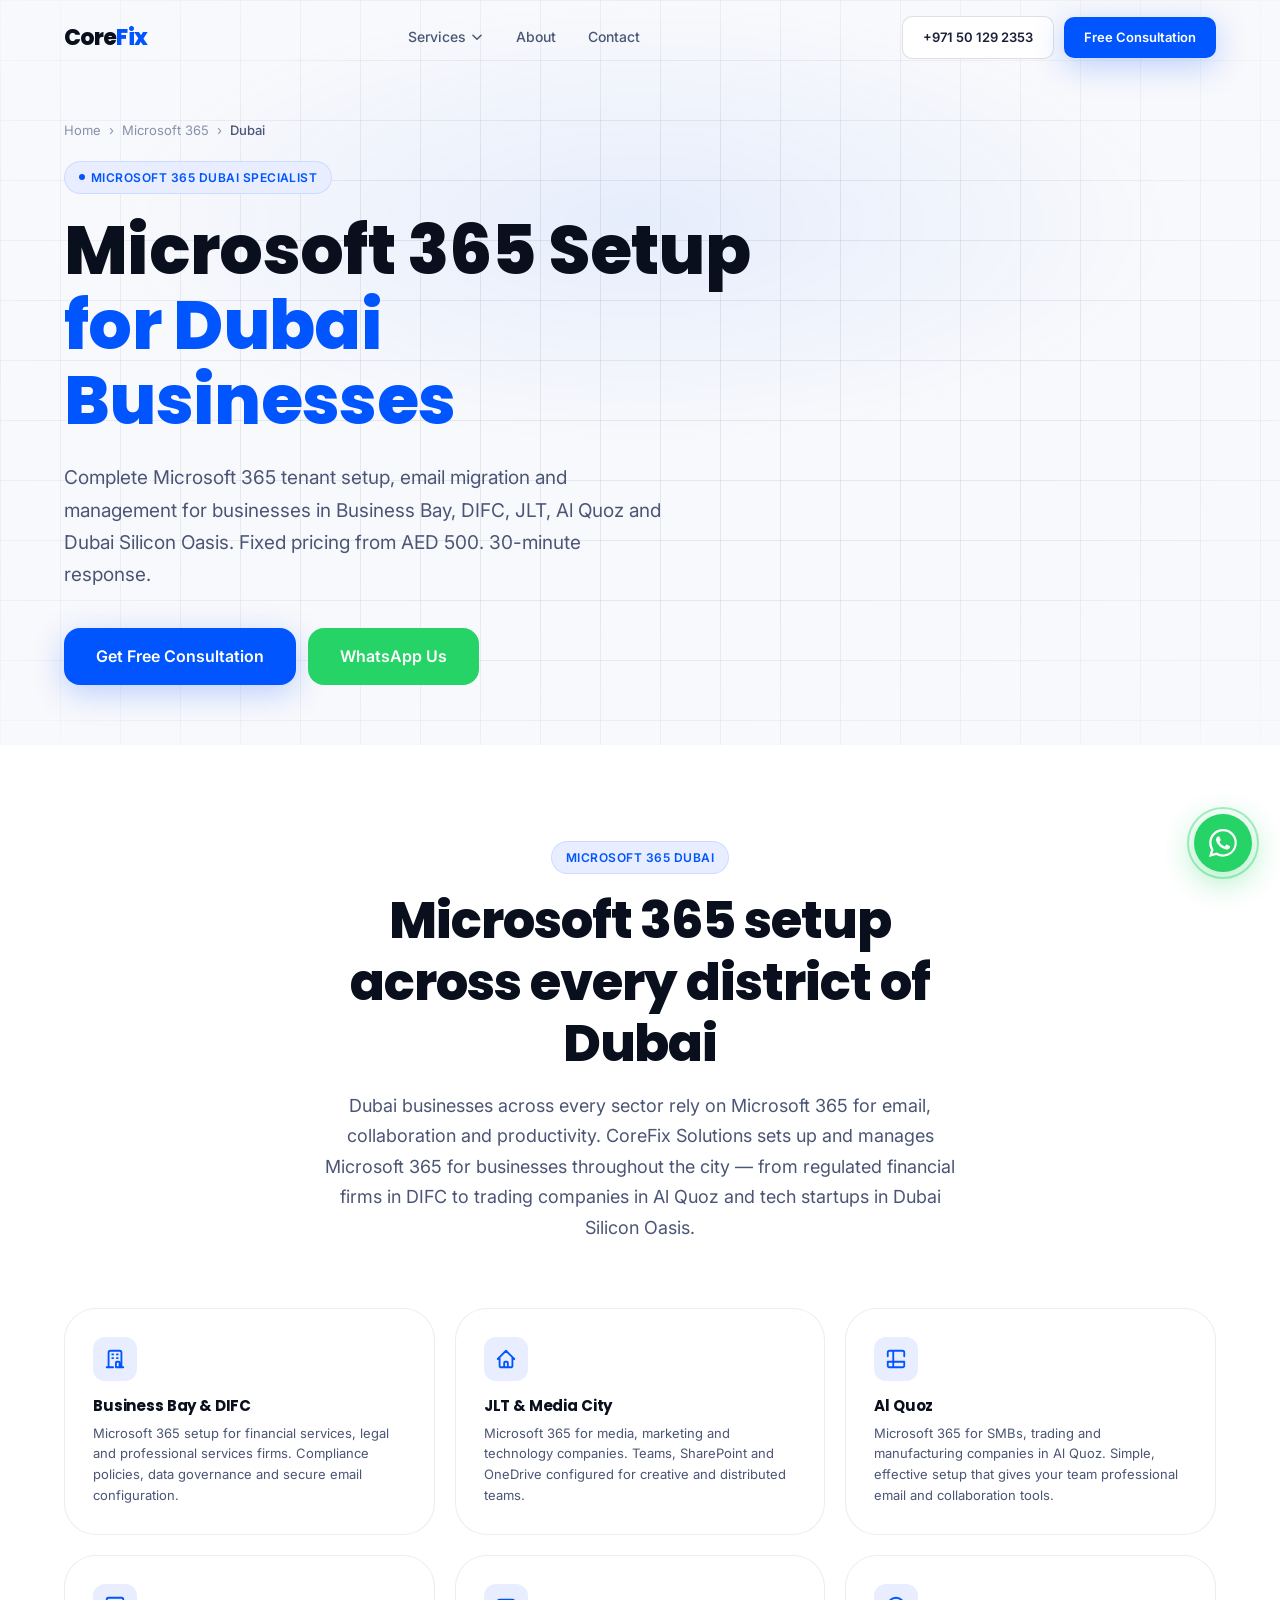
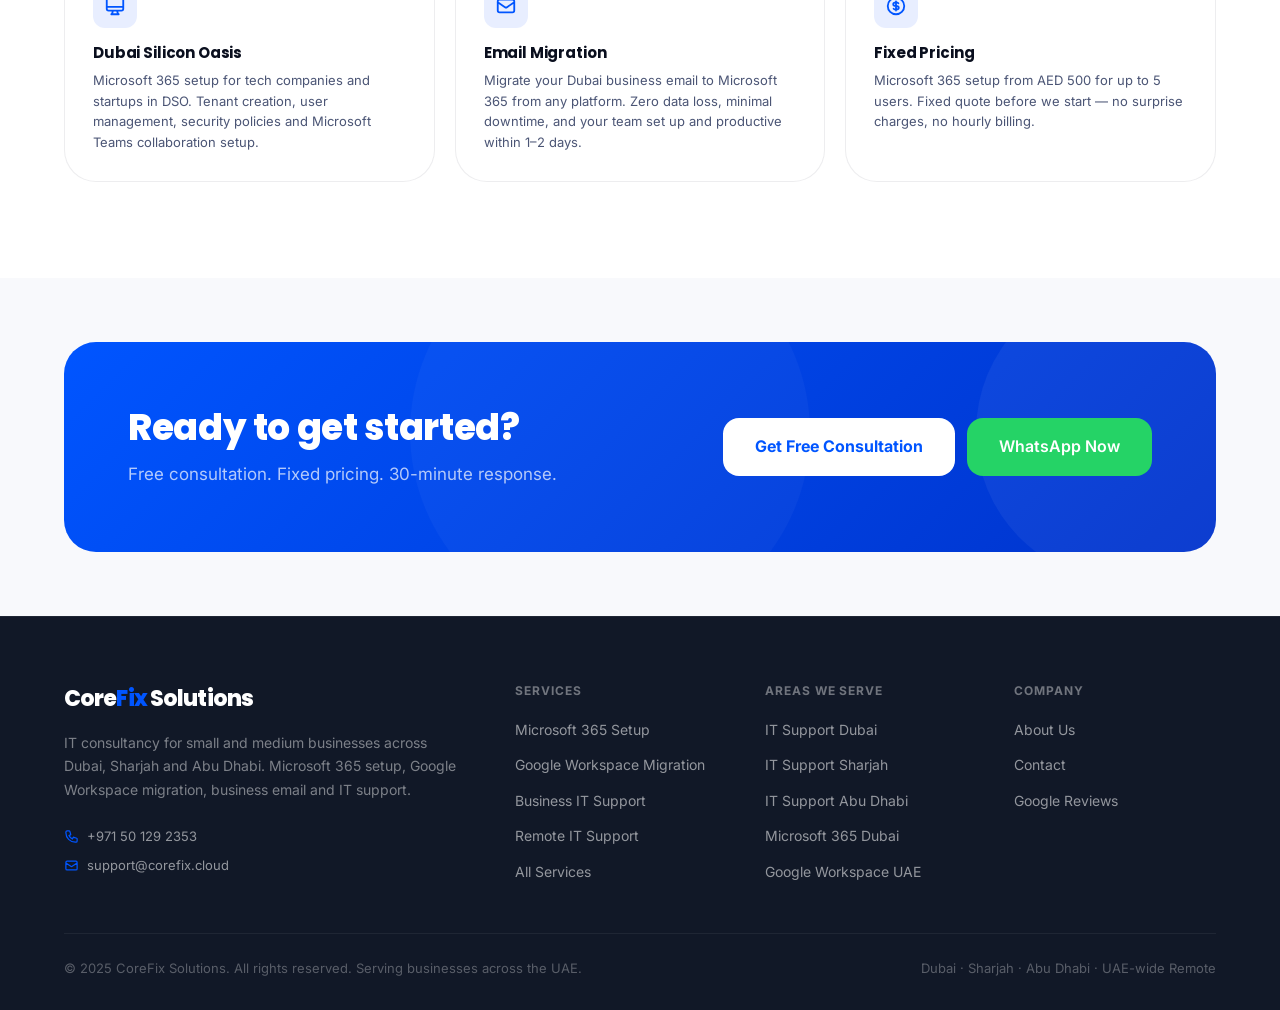
<file: microsoft-365-dubai.html>
<!DOCTYPE html>
<html lang="en">
<head>
<meta charset="UTF-8"><meta name="viewport" content="width=device-width, initial-scale=1.0">
<meta name="author" content="CoreFix Solutions"><meta name="robots" content="index, follow, max-snippet:-1, max-image-preview:large, max-video-preview:-1">
<meta name="geo.region" content="AE">
<link rel="preconnect" href="https://fonts.googleapis.com"><link rel="preconnect" href="https://fonts.gstatic.com" crossorigin>
<link href="https://fonts.googleapis.com/css2?family=Inter:opsz,wght@14..32,300;14..32,400;14..32,500;14..32,600;14..32,700;14..32,800&family=Poppins:wght@400;500;600;700;800&display=swap" rel="stylesheet">
<link rel="stylesheet" href="style.css">
<link rel="apple-touch-icon" sizes="180x180" href="apple-touch-icon.png"><link rel="icon" type="image/png" sizes="32x32" href="favicon-32x32.png"><link rel="icon" type="image/png" sizes="16x16" href="favicon-16x16.png"><link rel="manifest" href="site.webmanifest">
<script async src="https://www.googletagmanager.com/gtag/js?id=G-E2PS5NH8T0"></script>
<script>window.dataLayer=window.dataLayer||[];function gtag(){dataLayer.push(arguments);}gtag('js',new Date());gtag('config','G-E2PS5NH8T0');</script>
<title>Microsoft 365 Setup Dubai | Business Bay, DIFC, JLT | CoreFix</title>
<meta name="description" content="Microsoft 365 setup and management for Dubai businesses — Business Bay, DIFC, JLT, Al Quoz, Dubai Silicon Oasis. Fixed pricing from AED 500. Free consultation.">
<meta name="keywords" content="Microsoft 365 Dubai, Office 365 setup Dubai, Microsoft 365 Business Bay, M365 DIFC, Microsoft Teams Dubai">
<link rel="canonical" href="https://corefix.cloud/microsoft-365-dubai.html">
<meta property="og:type" content="website"><meta property="og:site_name" content="CoreFix Solutions">
<meta property="og:title" content="Microsoft 365 Setup Dubai | Business Bay, DIFC, JLT | CoreFix"><meta property="og:description" content="Microsoft 365 setup and management for Dubai businesses — Business Bay, DIFC, JLT, Al Quoz, Dubai Silicon Oasis. Fixed pricing from AED 500. Free consultation.">
<meta property="og:url" content="https://corefix.cloud/microsoft-365-dubai.html"><meta property="og:image" content="https://corefix.cloud/og-image.jpg">
<meta name="twitter:card" content="summary_large_image"><meta name="twitter:title" content="Microsoft 365 Setup Dubai | Business Bay, DIFC, JLT | CoreFix">
<meta name="twitter:description" content="Microsoft 365 setup and management for Dubai businesses — Business Bay, DIFC, JLT, Al Quoz, Dubai Silicon Oasis. Fixed pricing from AED 500. Free consultation."><meta name="twitter:image" content="https://corefix.cloud/og-image.jpg">
<script type="application/ld+json">{"@context":"https://schema.org","@type":"Service","provider":{"@type":"ProfessionalService","name":"CoreFix Solutions","url":"https://corefix.cloud/"},"name":"Microsoft 365 Setup Dubai","areaServed":{"@type":"City","name":"Dubai"}}</script>
</head>
<body>
<a href="https://wa.me/971501292353?text=Hi%2C%20I%20need%20IT%20support" target="_blank" rel="noopener noreferrer" class="wa-float" aria-label="Chat on WhatsApp"><div class="wa-float-ring"></div><svg fill="currentColor" viewBox="0 0 24 24"><path d="M17.472 14.382c-.297-.149-1.758-.867-2.03-.967-.273-.099-.471-.148-.67.15-.197.297-.767.966-.94 1.164-.173.199-.347.223-.644.075-.297-.15-1.255-.463-2.39-1.475-.883-.788-1.48-1.761-1.653-2.059-.173-.297-.018-.458.13-.606.134-.133.298-.347.446-.52.149-.174.198-.298.298-.497.099-.198.05-.371-.025-.52-.075-.149-.669-1.612-.916-2.207-.242-.579-.487-.5-.669-.51-.173-.008-.371-.01-.57-.01-.198 0-.52.074-.792.372-.272.297-1.04 1.016-1.04 2.479 0 1.462 1.065 2.875 1.213 3.074.149.198 2.096 3.2 5.077 4.487.709.306 1.262.489 1.694.625.712.227 1.36.195 1.871.118.571-.085 1.758-.719 2.006-1.413.248-.694.248-1.289.173-1.413-.074-.124-.272-.198-.57-.347m-5.421 7.403h-.004a9.87 9.87 0 01-5.031-1.378l-.361-.214-3.741.982.998-3.648-.235-.374a9.86 9.86 0 01-1.51-5.26c.001-5.45 4.436-9.884 9.888-9.884 2.64 0 5.122 1.03 6.988 2.898a9.825 9.825 0 012.893 6.994c-.003 5.45-4.437 9.884-9.885 9.884m8.413-18.297A11.815 11.815 0 0012.05 0C5.495 0 .16 5.335.157 11.892c0 2.096.547 4.142 1.588 5.945L0 24l6.335-1.662c1.72.94 3.659 1.437 5.63 1.438h.005c6.554 0 11.89-5.335 11.893-11.893a11.821 11.821 0 00-3.48-8.413Z"/></svg></a>
<!-- NAV -->
<nav id="nav">
  <div class="container">
    <div class="nav-inner">
      <a href="index.html" class="nav-logo">Core<span>Fix</span></a>
      <ul class="nav-links">
        <li class="dd">
          <a href="services.html">Services <svg class="dd-arrow" fill="none" stroke="currentColor" viewBox="0 0 24 24"><path stroke-linecap="round" stroke-linejoin="round" stroke-width="2.5" d="M19 9l-7 7-7-7"/></svg></a>
          <div class="dd-menu">
            <a href="microsoft-365.html"><div class="dd-icon"><svg fill="none" stroke="currentColor" viewBox="0 0 24 24"><path stroke-linecap="round" stroke-linejoin="round" stroke-width="2" d="M9 17V7m0 10a2 2 0 01-2 2H5a2 2 0 01-2-2V7a2 2 0 012-2h2a2 2 0 012 2m0 10a2 2 0 002 2h2a2 2 0 002-2M9 7a2 2 0 012-2h2a2 2 0 012 2m0 10V7m0 10a2 2 0 002 2h2a2 2 0 002-2V7a2 2 0 00-2-2h-2a2 2 0 00-2 2"/></svg></div><div><div style="font-weight:700;font-size:13px;color:var(--text)">Microsoft 365</div><div style="font-size:12px;color:var(--text-3)">Setup &amp; management</div></div></a>
            <a href="google-workspace.html"><div class="dd-icon"><svg fill="none" stroke="currentColor" viewBox="0 0 24 24"><path stroke-linecap="round" stroke-linejoin="round" stroke-width="2" d="M3 8l7.89 5.26a2 2 0 002.22 0L21 8M5 19h14a2 2 0 002-2V7a2 2 0 00-2-2H5a2 2 0 00-2 2v10a2 2 0 002 2z"/></svg></div><div><div style="font-weight:700;font-size:13px;color:var(--text)">Google Workspace</div><div style="font-size:12px;color:var(--text-3)">Migration &amp; setup</div></div></a>
            <a href="it-support.html"><div class="dd-icon"><svg fill="none" stroke="currentColor" viewBox="0 0 24 24"><path stroke-linecap="round" stroke-linejoin="round" stroke-width="2" d="M10.325 4.317c.426-1.756 2.924-1.756 3.35 0a1.724 1.724 0 002.573 1.066c1.543-.94 3.31.826 2.37 2.37a1.724 1.724 0 001.065 2.572c1.756.426 1.756 2.924 0 3.35a1.724 1.724 0 00-1.066 2.573c.94 1.543-.826 3.31-2.37 2.37a1.724 1.724 0 00-2.572 1.065c-.426 1.756-2.924 1.756-3.35 0a1.724 1.724 0 00-2.573-1.066c-1.543.94-3.31-.826-2.37-2.37a1.724 1.724 0 00-1.065-2.572c-1.756-.426-1.756-2.924 0-3.35a1.724 1.724 0 001.066-2.573c-.94-1.543.826-3.31 2.37-2.37.996.608 2.296.07 2.572-1.065z"/><path stroke-linecap="round" stroke-linejoin="round" stroke-width="2" d="M15 12a3 3 0 11-6 0 3 3 0 016 0z"/></svg></div><div><div style="font-weight:700;font-size:13px;color:var(--text)">IT Support</div><div style="font-size:12px;color:var(--text-3)">Ongoing &amp; project</div></div></a>
            <div class="dd-divider"></div>
            <a href="remote-support.html"><div class="dd-icon" style="background:rgba(0,179,126,0.1)"><svg fill="none" stroke="currentColor" viewBox="0 0 24 24" style="color:var(--success)"><path stroke-linecap="round" stroke-linejoin="round" stroke-width="2" d="M9.75 17L9 20l-1 1h8l-1-1-.75-3M3 13h18M5 17h14a2 2 0 002-2V5a2 2 0 00-2-2H5a2 2 0 00-2 2v10a2 2 0 002 2z"/></svg></div><div><div style="font-weight:700;font-size:13px;color:var(--success)">Remote Support</div><div style="font-size:12px;color:var(--text-3)">Available now · UAE-wide</div></div></a>
          </div>
        </li>
        <li><a href="about.html">About</a></li>
        <li><a href="contact.html">Contact</a></li>
      </ul>
      <div class="nav-cta">
        <a href="tel:+971501292353" class="btn btn-secondary btn-sm">+971 50 129 2353</a>
        <a href="contact.html" class="btn btn-primary btn-sm">Free Consultation</a>
        <button id="ham-btn" onclick="toggleNav()" aria-label="Toggle menu"><svg id="ham-icon" fill="none" stroke="currentColor" viewBox="0 0 24 24"><path stroke-linecap="round" stroke-linejoin="round" stroke-width="2" d="M4 6h16M4 12h16M4 18h16"/></svg></button>
      </div>
    </div>
  </div>
</nav>
<!-- MOBILE NAV -->
<div id="mob-nav">
  <p class="mob-label">Services</p>
  <a href="microsoft-365.html" onclick="closeNav()" class="mob-sub">Microsoft 365 Setup &amp; Management</a>
  <a href="google-workspace.html" onclick="closeNav()" class="mob-sub">Google Workspace Migration</a>
  <a href="it-support.html" onclick="closeNav()" class="mob-sub">IT Support for Business</a>
  <a href="remote-support.html" onclick="closeNav()" class="mob-sub" style="color:var(--success)">⚡ Remote Support — Available Now</a>
  <a href="about.html" onclick="closeNav()" class="mob-link">About</a>
  <a href="contact.html" onclick="closeNav()" class="mob-link">Contact</a>
  <div style="margin-top:auto;padding-top:32px;display:flex;flex-direction:column;gap:12px;">
    <a href="contact.html" class="btn btn-primary btn-lg" onclick="closeNav()">Get Free Consultation</a>
    <a href="https://wa.me/971501292353" target="_blank" rel="noopener" class="btn btn-wa btn-lg">WhatsApp Us Now</a>
  </div>
</div>

<header class="page-hero">
  <div class="page-hero-grid-bg"></div>
  <div class="container">
    <div class="page-hero-inner">
      <nav class="breadcrumb"><a href="/">Home</a><span>&#8250;</span><a href="microsoft-365.html">Microsoft 365</a><span>&#8250;</span><span class="active">Dubai</span></nav>
      <div class="page-hero-eyebrow"><span class="tag tag-blue"><span class="tag-dot"></span>Microsoft 365 Dubai Specialist</span></div>
      <h1 class="page-hero-h1">Microsoft 365 Setup<br><span class="accent-line">for Dubai Businesses</span></h1>
      <p class="page-hero-sub">Complete Microsoft 365 tenant setup, email migration and management for businesses in Business Bay, DIFC, JLT, Al Quoz and Dubai Silicon Oasis. Fixed pricing from AED 500. 30-minute response.</p>
      <div class="page-hero-ctas">
        <a href="contact.html" class="btn btn-primary btn-lg">Get Free Consultation</a>
        <a href="https://wa.me/971501292353" target="_blank" rel="noopener" class="btn btn-wa btn-lg">WhatsApp Us</a>
      </div>
    </div>
  </div>
</header>

<section class="section section-white">
  <div class="container">
    <div class="section-header reveal">
      <div class="section-tag"><span class="tag tag-blue">Microsoft 365 Dubai</span></div>
      <h2 class="section-h2">Microsoft 365 setup across every district of Dubai</h2>
      <p class="section-sub">Dubai businesses across every sector rely on Microsoft 365 for email, collaboration and productivity. CoreFix Solutions sets up and manages Microsoft 365 for businesses throughout the city — from regulated financial firms in DIFC to trading companies in Al Quoz and tech startups in Dubai Silicon Oasis.</p>
    </div>
    <div class="feature-grid reveal">
      <div class="fgcard"><div class="fgcard-icon"><svg fill="none" stroke="currentColor" viewBox="0 0 24 24"><path stroke-linecap="round" stroke-linejoin="round" stroke-width="2" d="M19 21V5a2 2 0 00-2-2H7a2 2 0 00-2 2v16m14 0h2m-2 0h-5m-9 0H3m2 0h5M9 7h1m-1 4h1m4-4h1m-1 4h1m-2 10v-5a1 1 0 011-1h2a1 1 0 011 1v5m-4 0h4"/></svg></div><h3 class="fgcard-title">Business Bay &amp; DIFC</h3><p class="fgcard-desc">Microsoft 365 setup for financial services, legal and professional services firms. Compliance policies, data governance and secure email configuration.</p></div>
      <div class="fgcard"><div class="fgcard-icon"><svg fill="none" stroke="currentColor" viewBox="0 0 24 24"><path stroke-linecap="round" stroke-linejoin="round" stroke-width="2" d="M3 12l2-2m0 0l7-7 7 7M5 10v10a1 1 0 001 1h3m10-11l2 2m-2-2v10a1 1 0 01-1 1h-3m-6 0a1 1 0 001-1v-4a1 1 0 011-1h2a1 1 0 011 1v4a1 1 0 001 1m-6 0h6"/></svg></div><h3 class="fgcard-title">JLT &amp; Media City</h3><p class="fgcard-desc">Microsoft 365 for media, marketing and technology companies. Teams, SharePoint and OneDrive configured for creative and distributed teams.</p></div>
      <div class="fgcard"><div class="fgcard-icon"><svg fill="none" stroke="currentColor" viewBox="0 0 24 24"><path stroke-linecap="round" stroke-linejoin="round" stroke-width="2" d="M9 3H5a2 2 0 00-2 2v4m6-6h10a2 2 0 012 2v4M9 3v18m0 0h10a2 2 0 002-2v-4M9 21H5a2 2 0 01-2-2v-4m0 0h18"/></svg></div><h3 class="fgcard-title">Al Quoz</h3><p class="fgcard-desc">Microsoft 365 for SMBs, trading and manufacturing companies in Al Quoz. Simple, effective setup that gives your team professional email and collaboration tools.</p></div>
      <div class="fgcard"><div class="fgcard-icon"><svg fill="none" stroke="currentColor" viewBox="0 0 24 24"><path stroke-linecap="round" stroke-linejoin="round" stroke-width="2" d="M9.75 17L9 20l-1 1h8l-1-1-.75-3M3 13h18M5 17h14a2 2 0 002-2V5a2 2 0 00-2-2H5a2 2 0 00-2 2v10a2 2 0 002 2z"/></svg></div><h3 class="fgcard-title">Dubai Silicon Oasis</h3><p class="fgcard-desc">Microsoft 365 setup for tech companies and startups in DSO. Tenant creation, user management, security policies and Microsoft Teams collaboration setup.</p></div>
      <div class="fgcard"><div class="fgcard-icon"><svg fill="none" stroke="currentColor" viewBox="0 0 24 24"><path stroke-linecap="round" stroke-linejoin="round" stroke-width="2" d="M3 8l7.89 5.26a2 2 0 002.22 0L21 8M5 19h14a2 2 0 002-2V7a2 2 0 00-2-2H5a2 2 0 00-2 2v10a2 2 0 002 2z"/></svg></div><h3 class="fgcard-title">Email Migration</h3><p class="fgcard-desc">Migrate your Dubai business email to Microsoft 365 from any platform. Zero data loss, minimal downtime, and your team set up and productive within 1–2 days.</p></div>
      <div class="fgcard"><div class="fgcard-icon"><svg fill="none" stroke="currentColor" viewBox="0 0 24 24"><path stroke-linecap="round" stroke-linejoin="round" stroke-width="2" d="M12 8c-1.657 0-3 .895-3 2s1.343 2 3 2 3 .895 3 2-1.343 2-3 2m0-8c1.11 0 2.08.402 2.599 1M12 8V7m0 1v8m0 0v1m0-1c-1.11 0-2.08-.402-2.599-1M21 12a9 9 0 11-18 0 9 9 0 0118 0z"/></svg></div><h3 class="fgcard-title">Fixed Pricing</h3><p class="fgcard-desc">Microsoft 365 setup from AED 500 for up to 5 users. Fixed quote before we start — no surprise charges, no hourly billing.</p></div>
    </div>
  </div>
</section>
<section class="section-sm"><div class="container"><div class="cta-banner reveal">
  <div class="cta-banner-text"><h2 class="cta-banner-title">Ready to get started?</h2><p class="cta-banner-sub">Free consultation. Fixed pricing. 30-minute response.</p></div>
  <div class="cta-banner-actions">
    <a href="contact.html" class="btn btn-lg" style="background:white;color:var(--accent);font-weight:700">Get Free Consultation</a>
    <a href="https://wa.me/971501292353" target="_blank" rel="noopener" class="btn btn-wa btn-lg">WhatsApp Now</a>
  </div>
</div></div></section>
<!-- FOOTER -->
<footer>
  <div class="container">
    <div class="footer-grid">
      <div>
        <div class="footer-logo">Core<span>Fix</span> Solutions</div>
        <p class="footer-desc">IT consultancy for small and medium businesses across Dubai, Sharjah and Abu Dhabi. Microsoft 365 setup, Google Workspace migration, business email and IT support.</p>
        <div class="footer-contact-item"><svg fill="none" stroke="currentColor" viewBox="0 0 24 24"><path stroke-linecap="round" stroke-linejoin="round" stroke-width="2" d="M3 5a2 2 0 012-2h3.28a1 1 0 01.948.684l1.498 4.493a1 1 0 01-.502 1.21l-2.257 1.13a11.042 11.042 0 005.516 5.516l1.13-2.257a1 1 0 011.21-.502l4.493 1.498a1 1 0 01.684.949V19a2 2 0 01-2 2h-1C9.716 21 3 14.284 3 6V5z"/></svg><a href="tel:+971501292353">+971 50 129 2353</a></div>
        <div class="footer-contact-item"><svg fill="none" stroke="currentColor" viewBox="0 0 24 24"><path stroke-linecap="round" stroke-linejoin="round" stroke-width="2" d="M3 8l7.89 5.26a2 2 0 002.22 0L21 8M5 19h14a2 2 0 002-2V7a2 2 0 00-2-2H5a2 2 0 00-2 2v10a2 2 0 002 2z"/></svg><a href="mailto:support@corefix.cloud">support@corefix.cloud</a></div>
      </div>
      <div>
        <p class="footer-heading">Services</p>
        <ul class="footer-links">
          <li><a href="microsoft-365.html">Microsoft 365 Setup</a></li>
          <li><a href="google-workspace.html">Google Workspace Migration</a></li>
          <li><a href="it-support.html">Business IT Support</a></li>
          <li><a href="remote-support.html">Remote IT Support</a></li>
          <li><a href="services.html">All Services</a></li>
        </ul>
      </div>
      <div>
        <p class="footer-heading">Areas We Serve</p>
        <ul class="footer-links">
          <li><a href="it-support-dubai.html">IT Support Dubai</a></li>
          <li><a href="it-support-sharjah.html">IT Support Sharjah</a></li>
          <li><a href="it-support-abu-dhabi.html">IT Support Abu Dhabi</a></li>
          <li><a href="microsoft-365-dubai.html">Microsoft 365 Dubai</a></li>
          <li><a href="google-workspace-uae.html">Google Workspace UAE</a></li>
        </ul>
      </div>
      <div>
        <p class="footer-heading">Company</p>
        <ul class="footer-links">
          <li><a href="about.html">About Us</a></li>
          <li><a href="contact.html">Contact</a></li>
          <li><a href="https://share.google/1KY686doRgPydYVxl" target="_blank" rel="noopener noreferrer">Google Reviews</a></li>
        </ul>
      </div>
    </div>
    <div class="footer-bottom">
      <p class="footer-copy">&copy; 2025 CoreFix Solutions. All rights reserved. Serving businesses across the UAE.</p>
      <p class="footer-areas">Dubai &middot; Sharjah &middot; Abu Dhabi &middot; UAE-wide Remote</p>
    </div>
  </div>
</footer>

<script>
(function(){
  // Nav scroll
  function upd(){document.getElementById('nav').classList.toggle('scrolled',window.scrollY>20);}
  window.addEventListener('scroll',upd);upd();
  // Reveal
  var els=document.querySelectorAll('.reveal');
  if(els.length){var ob=new IntersectionObserver(function(e){e.forEach(function(x){if(x.isIntersecting){x.target.classList.add('visible');ob.unobserve(x.target);}});},{threshold:0.12});els.forEach(function(e){ob.observe(e);});}
  // Dropdown
  var dds=document.querySelectorAll('.nav-links .dd');
  dds.forEach(function(d){var t;function o(){clearTimeout(t);dds.forEach(function(x){if(x!==d)x.classList.remove('dd-open');});d.classList.add('dd-open');}function c(){t=setTimeout(function(){d.classList.remove('dd-open');},120);}d.addEventListener('mouseenter',o);d.addEventListener('mouseleave',c);var m=d.querySelector('.dd-menu');if(m){m.addEventListener('mouseenter',o);m.addEventListener('mouseleave',c);}document.addEventListener('click',function(e){if(!d.contains(e.target))d.classList.remove('dd-open');});});
})();
var navOpen=false;
function toggleNav(){navOpen=!navOpen;document.getElementById('mob-nav').classList.toggle('open',navOpen);document.body.style.overflow=navOpen?'hidden':'';var p=navOpen?'M6 18L18 6M6 6l12 12':'M4 6h16M4 12h16M4 18h16';document.getElementById('ham-icon').querySelector('path').setAttribute('d',p);}
function closeNav(){if(navOpen)toggleNav();}
// FAQ
function toggleFaq(el){var fa=el.nextElementSibling;var isOpen=fa.classList.contains('open');document.querySelectorAll('.fq').forEach(function(q){q.classList.remove('open');q.nextElementSibling.classList.remove('open');});if(!isOpen){el.classList.add('open');fa.classList.add('open');}}
// Contact form
var form=document.getElementById('contact-form');
if(form){form.addEventListener('submit',function(e){e.preventDefault();var d=new FormData(form);fetch(form.action,{method:'POST',body:d,headers:{'Accept':'application/json'}}).then(function(r){if(r.ok){document.getElementById('modal').classList.add('open');form.reset();}else{alert('Something went wrong. Please WhatsApp us directly.');}}).catch(function(){alert('Something went wrong. Please WhatsApp us directly.');});});}
function closeModal(){document.getElementById('modal').classList.remove('open');}
</script>

</body>
</html>
</file>
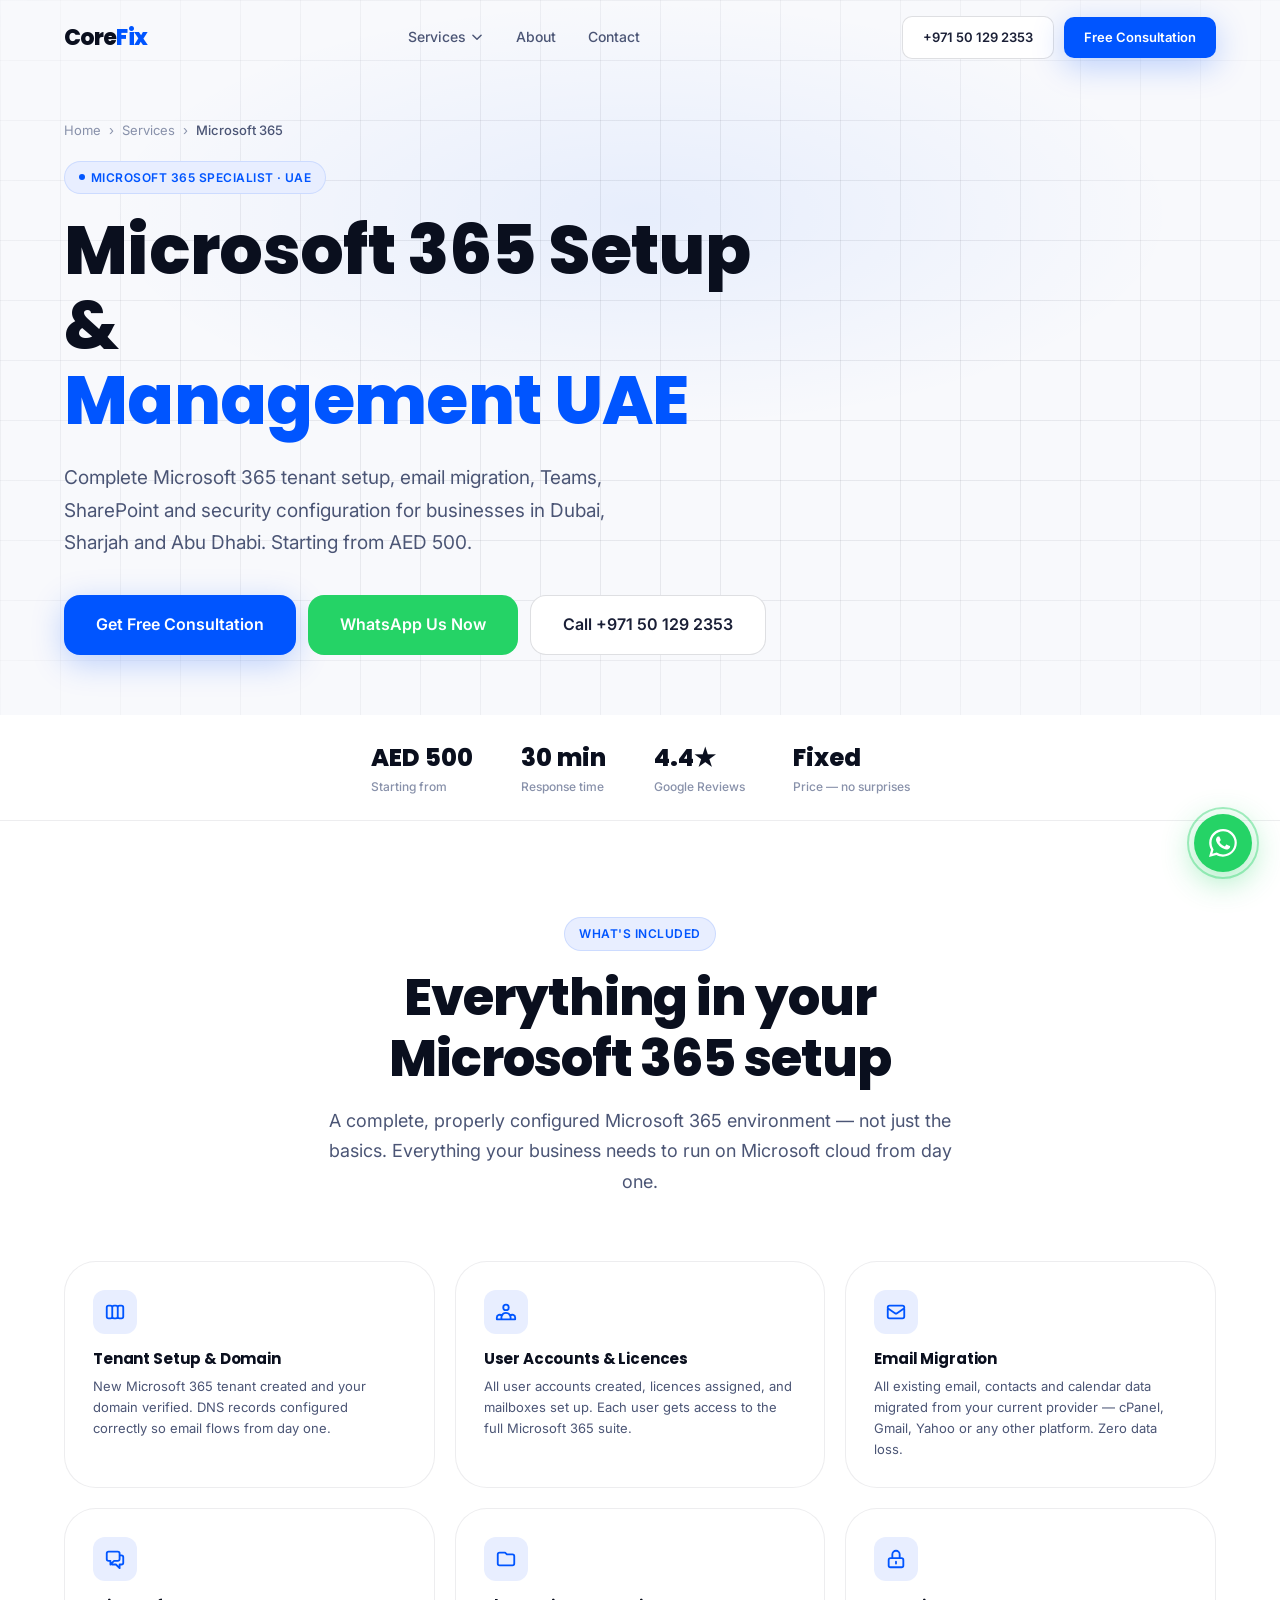
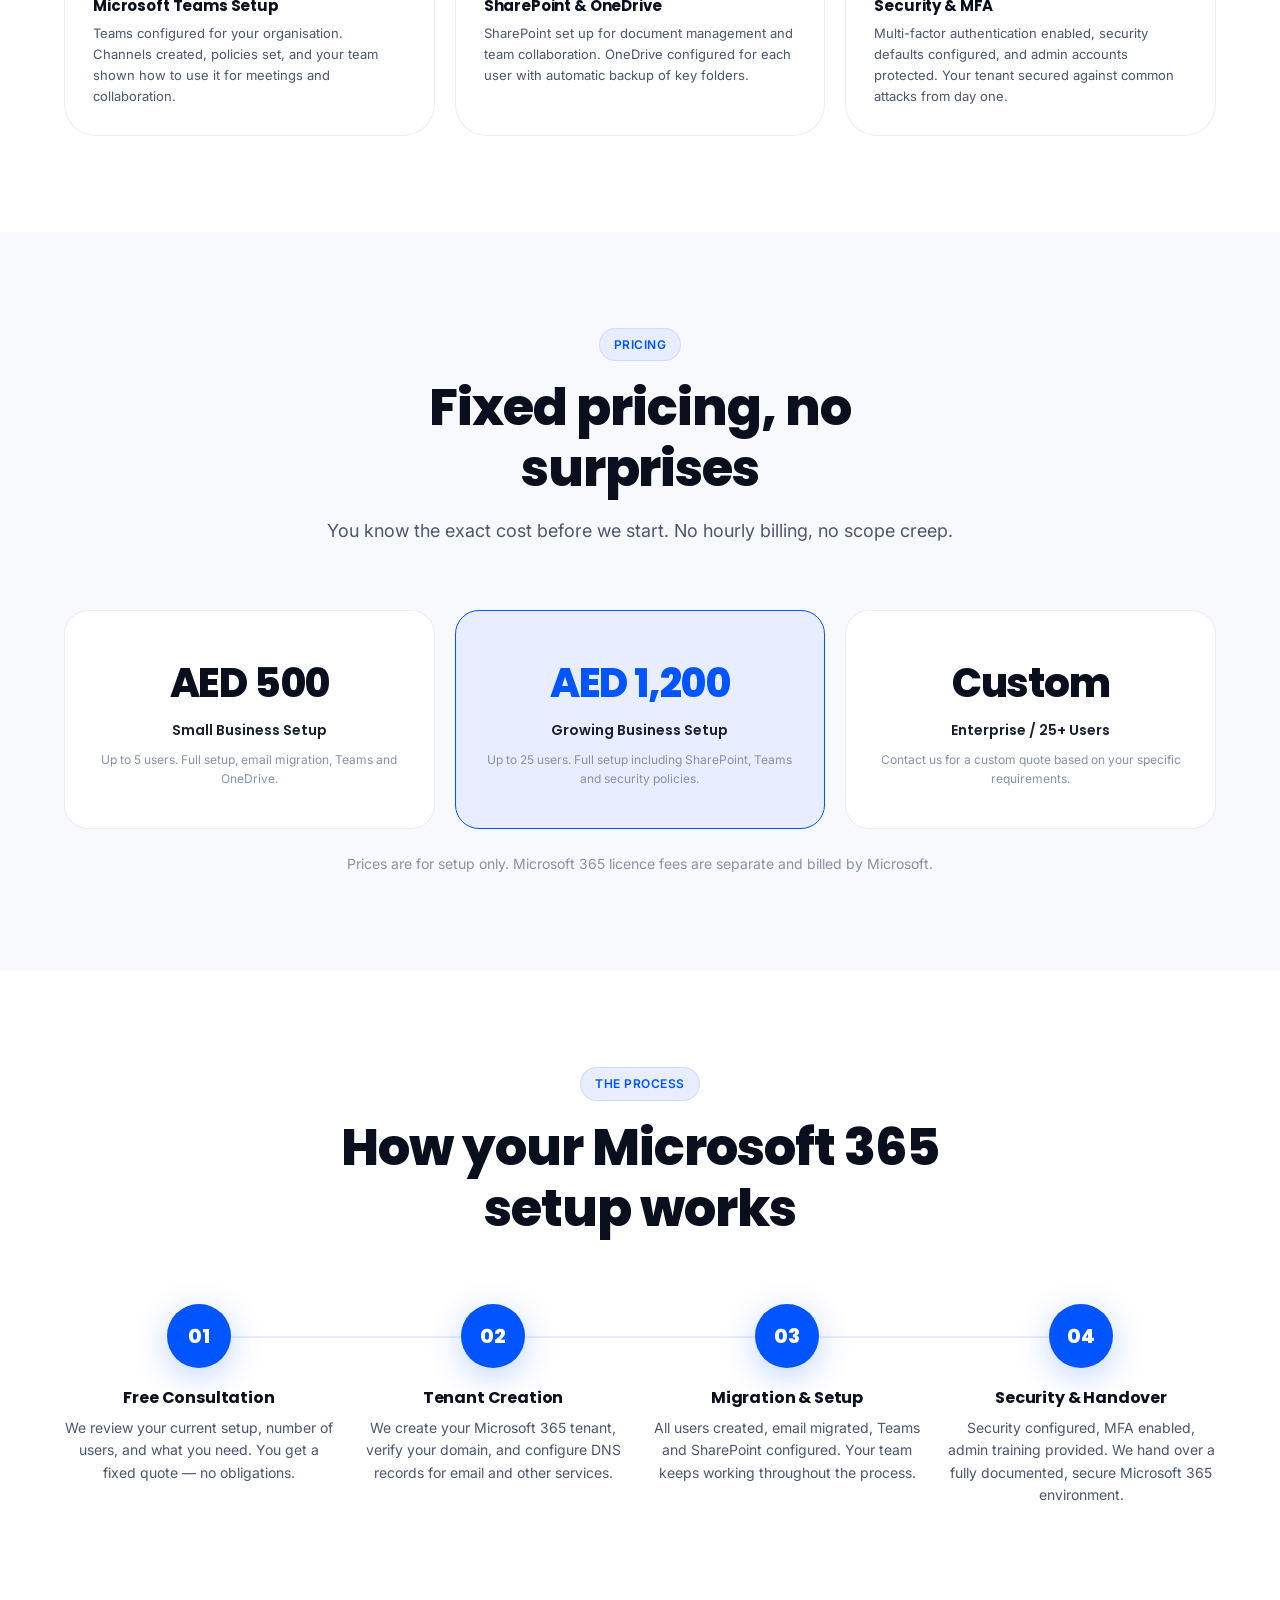
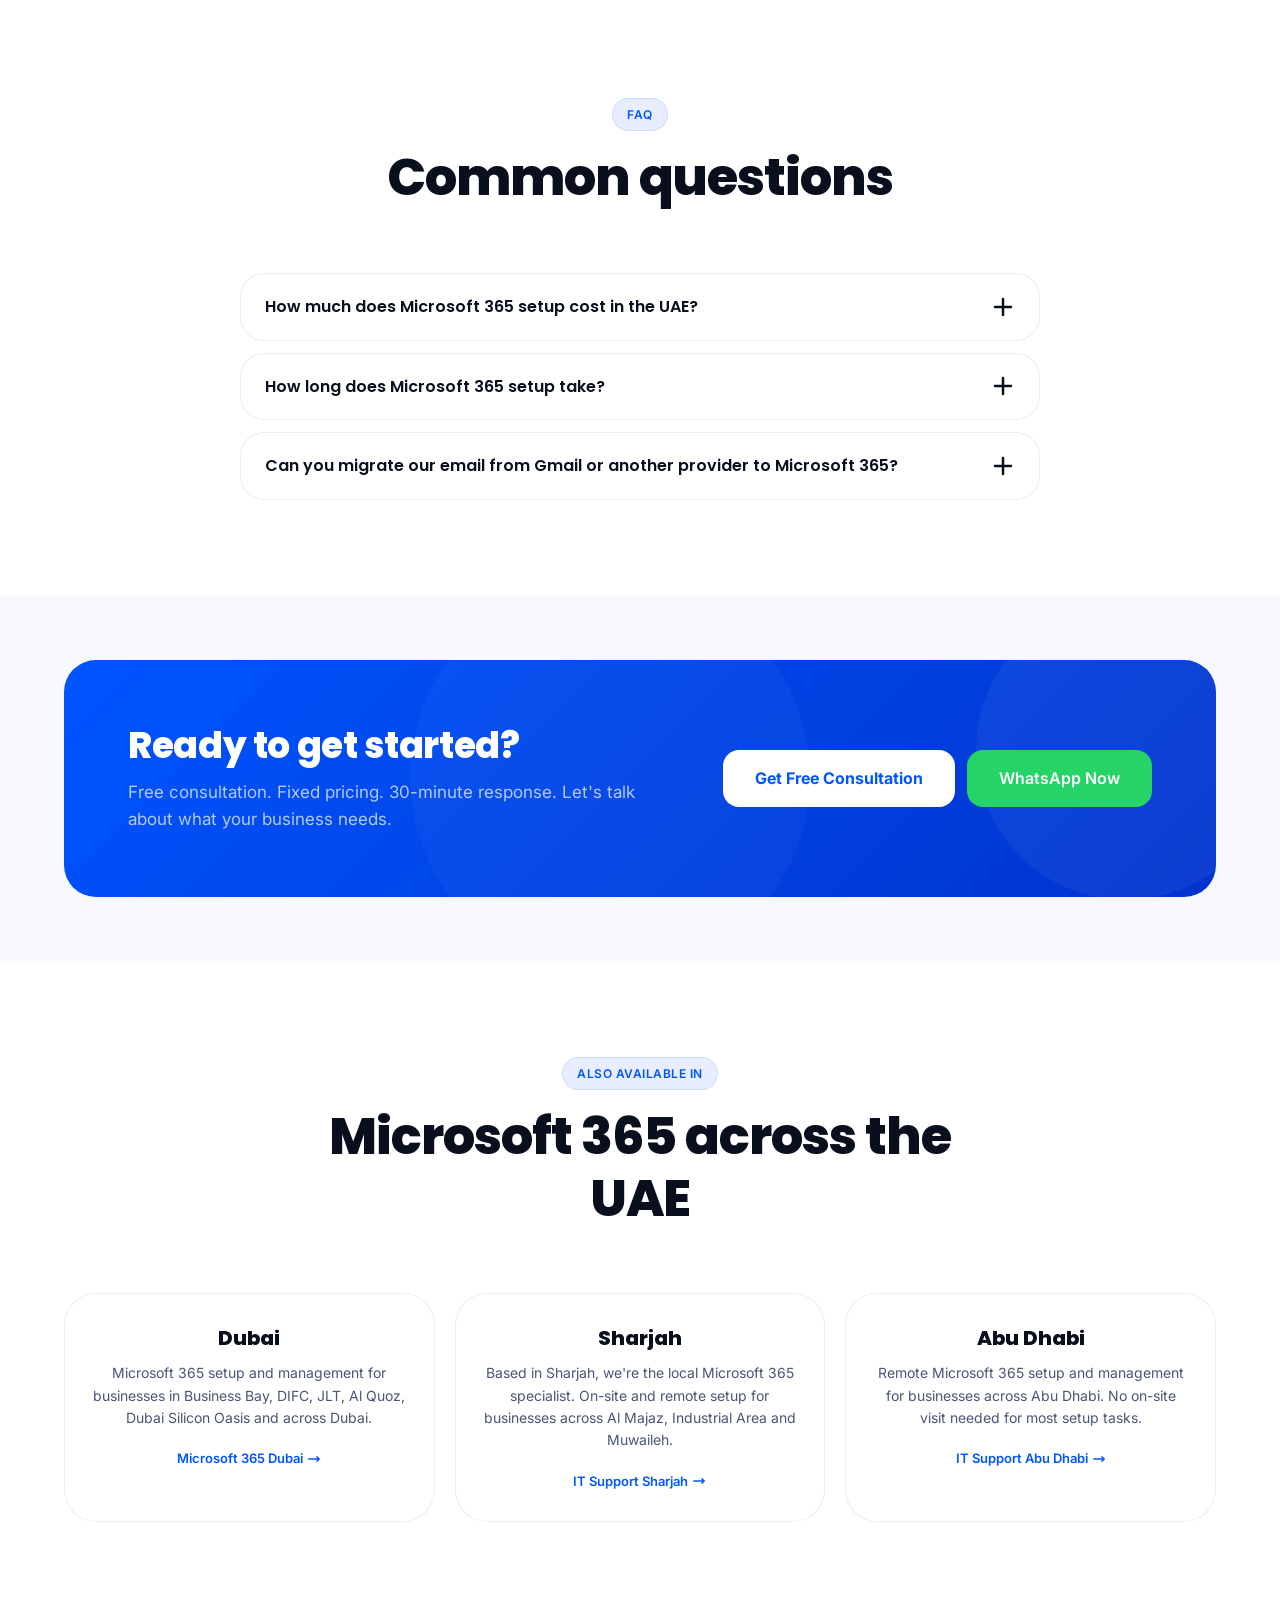
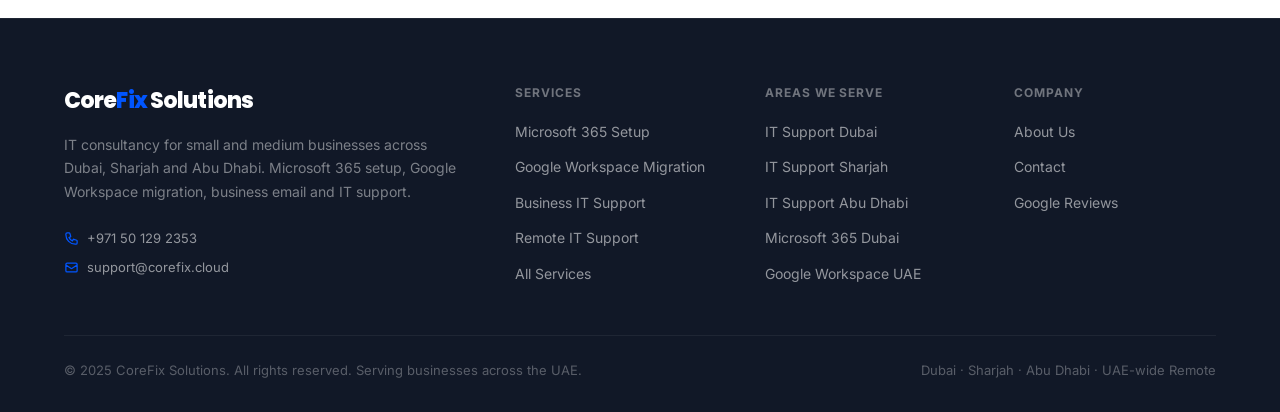
<file: microsoft-365.html>
<!DOCTYPE html>
<html lang="en">
<head>
<meta charset="UTF-8">
<meta name="viewport" content="width=device-width, initial-scale=1.0">
<meta name="author" content="CoreFix Solutions">
<meta name="robots" content="index, follow, max-snippet:-1, max-image-preview:large, max-video-preview:-1">
<meta name="geo.region" content="AE">
<meta name="geo.placename" content="Dubai, Sharjah, Abu Dhabi, United Arab Emirates">
<link rel="preconnect" href="https://fonts.googleapis.com">
<link rel="preconnect" href="https://fonts.gstatic.com" crossorigin>
<link href="https://fonts.googleapis.com/css2?family=Inter:opsz,wght@14..32,300;14..32,400;14..32,500;14..32,600;14..32,700;14..32,800&family=Poppins:wght@400;500;600;700;800&display=swap" rel="stylesheet">
<link rel="stylesheet" href="style.css">
<link rel="apple-touch-icon" sizes="180x180" href="apple-touch-icon.png">
<link rel="icon" type="image/png" sizes="32x32" href="favicon-32x32.png">
<link rel="icon" type="image/png" sizes="16x16" href="favicon-16x16.png">
<link rel="manifest" href="site.webmanifest">
<script async src="https://www.googletagmanager.com/gtag/js?id=G-E2PS5NH8T0"></script>
<script>window.dataLayer=window.dataLayer||[];function gtag(){dataLayer.push(arguments);}gtag('js',new Date());gtag('config','G-E2PS5NH8T0');</script>
<title>Microsoft 365 Setup & Management UAE | CoreFix Solutions</title>
<meta name="description" content="Microsoft 365 setup, email migration, Teams, SharePoint and security for businesses in Dubai, Sharjah & Abu Dhabi. Fixed pricing from AED 500. Free consultation.">
<meta name="keywords" content="Microsoft 365 setup UAE, Microsoft 365 Dubai, Microsoft 365 Sharjah, Office 365 setup UAE, M365 migration Dubai">
<link rel="canonical" href="https://corefix.cloud/microsoft-365.html">
<meta property="og:type" content="website">
<meta property="og:site_name" content="CoreFix Solutions">
<meta property="og:title" content="Microsoft 365 Setup & Management UAE | CoreFix Solutions">
<meta property="og:description" content="Microsoft 365 setup, email migration, Teams, SharePoint and security for businesses in Dubai, Sharjah & Abu Dhabi. Fixed pricing from AED 500. Free consultation.">
<meta property="og:url" content="https://corefix.cloud/microsoft-365.html">
<meta property="og:image" content="https://corefix.cloud/og-image.jpg">
<meta property="og:locale" content="en_AE">
<meta name="twitter:card" content="summary_large_image">
<meta name="twitter:title" content="Microsoft 365 Setup & Management UAE | CoreFix Solutions">
<meta name="twitter:description" content="Microsoft 365 setup, email migration, Teams, SharePoint and security for businesses in Dubai, Sharjah & Abu Dhabi. Fixed pricing from AED 500. Free consultation.">
<meta name="twitter:image" content="https://corefix.cloud/og-image.jpg">
<script type="application/ld+json">
{"@context":"https://schema.org","@type":"Service","provider":{"@type":"ProfessionalService","name":"CoreFix Solutions","url":"https://corefix.cloud/","telephone":"+971501292353"},"name":"Microsoft 365 Setup and Management UAE","description":"Complete Microsoft 365 tenant setup, email migration, Teams, SharePoint, OneDrive and security configuration for businesses in Dubai, Sharjah and Abu Dhabi.","areaServed":[{"@type":"City","name":"Dubai"},{"@type":"City","name":"Sharjah"},{"@type":"City","name":"Abu Dhabi"}],"offers":{"@type":"Offer","price":"500","priceCurrency":"AED","description":"Microsoft 365 setup starting from AED 500 for up to 5 users"}}
</script>
<script type="application/ld+json">
{"@context":"https://schema.org","@type":"FAQPage","mainEntity":[{"@type":"Question","name":"How much does Microsoft 365 setup cost in the UAE?","acceptedAnswer":{"@type":"Answer","text":"Microsoft 365 setup starts from AED 500 for up to 5 users and AED 1,200 for up to 25 users. We provide a fixed quote after a free consultation."}},{"@type":"Question","name":"How long does Microsoft 365 setup take?","acceptedAnswer":{"@type":"Answer","text":"A typical Microsoft 365 setup takes 1–2 business days. Email migration may take longer depending on the amount of data. Your team can continue working throughout the process."}},{"@type":"Question","name":"Can you migrate our email from Gmail or cPanel to Microsoft 365?","acceptedAnswer":{"@type":"Answer","text":"Yes. We migrate email from any platform including Gmail, cPanel, Yahoo, and other providers to Microsoft 365 with zero data loss and minimal disruption."}}]}
</script>
</head>
<body>
<a href="https://wa.me/971501292353?text=Hi%2C%20I%20need%20IT%20consultancy%20for%20my%20business" target="_blank" rel="noopener noreferrer" class="wa-float" aria-label="Chat on WhatsApp"><div class="wa-float-ring"></div><svg fill="currentColor" viewBox="0 0 24 24"><path d="M17.472 14.382c-.297-.149-1.758-.867-2.03-.967-.273-.099-.471-.148-.67.15-.197.297-.767.966-.94 1.164-.173.199-.347.223-.644.075-.297-.15-1.255-.463-2.39-1.475-.883-.788-1.48-1.761-1.653-2.059-.173-.297-.018-.458.13-.606.134-.133.298-.347.446-.52.149-.174.198-.298.298-.497.099-.198.05-.371-.025-.52-.075-.149-.669-1.612-.916-2.207-.242-.579-.487-.5-.669-.51-.173-.008-.371-.01-.57-.01-.198 0-.52.074-.792.372-.272.297-1.04 1.016-1.04 2.479 0 1.462 1.065 2.875 1.213 3.074.149.198 2.096 3.2 5.077 4.487.709.306 1.262.489 1.694.625.712.227 1.36.195 1.871.118.571-.085 1.758-.719 2.006-1.413.248-.694.248-1.289.173-1.413-.074-.124-.272-.198-.57-.347m-5.421 7.403h-.004a9.87 9.87 0 01-5.031-1.378l-.361-.214-3.741.982.998-3.648-.235-.374a9.86 9.86 0 01-1.51-5.26c.001-5.45 4.436-9.884 9.888-9.884 2.64 0 5.122 1.03 6.988 2.898a9.825 9.825 0 012.893 6.994c-.003 5.45-4.437 9.884-9.885 9.884m8.413-18.297A11.815 11.815 0 0012.05 0C5.495 0 .16 5.335.157 11.892c0 2.096.547 4.142 1.588 5.945L0 24l6.335-1.662c1.72.94 3.659 1.437 5.63 1.438h.005c6.554 0 11.89-5.335 11.893-11.893a11.821 11.821 0 00-3.48-8.413Z"/></svg></a>
<!-- NAV -->
<nav id="nav">
  <div class="container">
    <div class="nav-inner">
      <a href="index.html" class="nav-logo">Core<span>Fix</span></a>
      <ul class="nav-links">
        <li class="dd">
          <a href="services.html">Services <svg class="dd-arrow" fill="none" stroke="currentColor" viewBox="0 0 24 24"><path stroke-linecap="round" stroke-linejoin="round" stroke-width="2.5" d="M19 9l-7 7-7-7"/></svg></a>
          <div class="dd-menu">
            <a href="microsoft-365.html"><div class="dd-icon"><svg fill="none" stroke="currentColor" viewBox="0 0 24 24"><path stroke-linecap="round" stroke-linejoin="round" stroke-width="2" d="M9 17V7m0 10a2 2 0 01-2 2H5a2 2 0 01-2-2V7a2 2 0 012-2h2a2 2 0 012 2m0 10a2 2 0 002 2h2a2 2 0 002-2M9 7a2 2 0 012-2h2a2 2 0 012 2m0 10V7m0 10a2 2 0 002 2h2a2 2 0 002-2V7a2 2 0 00-2-2h-2a2 2 0 00-2 2"/></svg></div><div><div style="font-weight:700;font-size:13px;color:var(--text)">Microsoft 365</div><div style="font-size:12px;color:var(--text-3)">Setup &amp; management</div></div></a>
            <a href="google-workspace.html"><div class="dd-icon"><svg fill="none" stroke="currentColor" viewBox="0 0 24 24"><path stroke-linecap="round" stroke-linejoin="round" stroke-width="2" d="M3 8l7.89 5.26a2 2 0 002.22 0L21 8M5 19h14a2 2 0 002-2V7a2 2 0 00-2-2H5a2 2 0 00-2 2v10a2 2 0 002 2z"/></svg></div><div><div style="font-weight:700;font-size:13px;color:var(--text)">Google Workspace</div><div style="font-size:12px;color:var(--text-3)">Migration &amp; setup</div></div></a>
            <a href="it-support.html"><div class="dd-icon"><svg fill="none" stroke="currentColor" viewBox="0 0 24 24"><path stroke-linecap="round" stroke-linejoin="round" stroke-width="2" d="M10.325 4.317c.426-1.756 2.924-1.756 3.35 0a1.724 1.724 0 002.573 1.066c1.543-.94 3.31.826 2.37 2.37a1.724 1.724 0 001.065 2.572c1.756.426 1.756 2.924 0 3.35a1.724 1.724 0 00-1.066 2.573c.94 1.543-.826 3.31-2.37 2.37a1.724 1.724 0 00-2.572 1.065c-.426 1.756-2.924 1.756-3.35 0a1.724 1.724 0 00-2.573-1.066c-1.543.94-3.31-.826-2.37-2.37a1.724 1.724 0 00-1.065-2.572c-1.756-.426-1.756-2.924 0-3.35a1.724 1.724 0 001.066-2.573c-.94-1.543.826-3.31 2.37-2.37.996.608 2.296.07 2.572-1.065z"/><path stroke-linecap="round" stroke-linejoin="round" stroke-width="2" d="M15 12a3 3 0 11-6 0 3 3 0 016 0z"/></svg></div><div><div style="font-weight:700;font-size:13px;color:var(--text)">IT Support</div><div style="font-size:12px;color:var(--text-3)">Ongoing &amp; project</div></div></a>
            <div class="dd-divider"></div>
            <a href="remote-support.html"><div class="dd-icon" style="background:rgba(0,179,126,0.1)"><svg fill="none" stroke="currentColor" viewBox="0 0 24 24" style="color:var(--success)"><path stroke-linecap="round" stroke-linejoin="round" stroke-width="2" d="M9.75 17L9 20l-1 1h8l-1-1-.75-3M3 13h18M5 17h14a2 2 0 002-2V5a2 2 0 00-2-2H5a2 2 0 00-2 2v10a2 2 0 002 2z"/></svg></div><div><div style="font-weight:700;font-size:13px;color:var(--success)">Remote Support</div><div style="font-size:12px;color:var(--text-3)">Available now · UAE-wide</div></div></a>
          </div>
        </li>
        <li><a href="about.html">About</a></li>
        <li><a href="contact.html">Contact</a></li>
      </ul>
      <div class="nav-cta">
        <a href="tel:+971501292353" class="btn btn-secondary btn-sm">+971 50 129 2353</a>
        <a href="contact.html" class="btn btn-primary btn-sm">Free Consultation</a>
        <button id="ham-btn" onclick="toggleNav()" aria-label="Toggle menu"><svg id="ham-icon" fill="none" stroke="currentColor" viewBox="0 0 24 24"><path stroke-linecap="round" stroke-linejoin="round" stroke-width="2" d="M4 6h16M4 12h16M4 18h16"/></svg></button>
      </div>
    </div>
  </div>
</nav>
<!-- MOBILE NAV -->
<div id="mob-nav">
  <p class="mob-label">Services</p>
  <a href="microsoft-365.html" onclick="closeNav()" class="mob-sub">Microsoft 365 Setup &amp; Management</a>
  <a href="google-workspace.html" onclick="closeNav()" class="mob-sub">Google Workspace Migration</a>
  <a href="it-support.html" onclick="closeNav()" class="mob-sub">IT Support for Business</a>
  <a href="remote-support.html" onclick="closeNav()" class="mob-sub" style="color:var(--success)">⚡ Remote Support — Available Now</a>
  <a href="about.html" onclick="closeNav()" class="mob-link">About</a>
  <a href="contact.html" onclick="closeNav()" class="mob-link">Contact</a>
  <div style="margin-top:auto;padding-top:32px;display:flex;flex-direction:column;gap:12px;">
    <a href="contact.html" class="btn btn-primary btn-lg" onclick="closeNav()">Get Free Consultation</a>
    <a href="https://wa.me/971501292353" target="_blank" rel="noopener" class="btn btn-wa btn-lg">WhatsApp Us Now</a>
  </div>
</div>

<header class="page-hero" aria-label="Microsoft 365 Setup UAE">
  <div class="page-hero-grid-bg"></div>
  <div class="container">
    <div class="page-hero-inner">
      <nav class="breadcrumb" aria-label="Breadcrumb"><a href="/">Home</a><span>&#8250;</span><a href="services.html">Services</a><span>&#8250;</span><span class="active">Microsoft 365</span></nav>
      <div class="page-hero-eyebrow"><span class="tag tag-blue"><span class="tag-dot"></span>Microsoft 365 Specialist · UAE</span></div>
      <h1 class="page-hero-h1">Microsoft 365 Setup &amp;<br><span class="accent-line">Management UAE</span></h1>
      <p class="page-hero-sub">Complete Microsoft 365 tenant setup, email migration, Teams, SharePoint and security configuration for businesses in Dubai, Sharjah and Abu Dhabi. Starting from AED 500.</p>
      <div class="page-hero-ctas">
        <a href="contact.html" class="btn btn-primary btn-lg">Get Free Consultation</a>
        <a href="https://wa.me/971501292353" target="_blank" rel="noopener" class="btn btn-wa btn-lg">WhatsApp Us Now</a>
        <a href="tel:+971501292353" class="btn btn-secondary btn-lg">Call +971 50 129 2353</a>
      </div>
    </div>
  </div>
</header>
<div class="trust-bar">
  <div class="container">
    <div class="trust-inner">
      <div class="trust-item"><div><div class="trust-val">AED 500</div><div class="trust-label">Starting from</div></div></div>
      <div class="trust-item"><div><div class="trust-val">30 min</div><div class="trust-label">Response time</div></div></div>
      <div class="trust-item"><div><div class="trust-val">4.4&#9733;</div><div class="trust-label">Google Reviews</div></div></div>
      <div class="trust-item"><div><div class="trust-val">Fixed</div><div class="trust-label">Price — no surprises</div></div></div>
    </div>
  </div>
</div>

<section class="section section-white" aria-label="What is included">
  <div class="container">
    <div class="section-header reveal">
      <div class="section-tag"><span class="tag tag-blue">What's Included</span></div>
      <h2 class="section-h2">Everything in your Microsoft 365 setup</h2>
      <p class="section-sub">A complete, properly configured Microsoft 365 environment — not just the basics. Everything your business needs to run on Microsoft cloud from day one.</p>
    </div>
    <div class="feature-grid reveal">
      <div class="fgcard"><div class="fgcard-icon"><svg fill="none" stroke="currentColor" viewBox="0 0 24 24"><path stroke-linecap="round" stroke-linejoin="round" stroke-width="2" d="M9 17V7m0 10a2 2 0 01-2 2H5a2 2 0 01-2-2V7a2 2 0 012-2h2a2 2 0 012 2m0 10a2 2 0 002 2h2a2 2 0 002-2M9 7a2 2 0 012-2h2a2 2 0 012 2m0 10V7m0 10a2 2 0 002 2h2a2 2 0 002-2V7a2 2 0 00-2-2h-2a2 2 0 00-2 2"/></svg></div><h3 class="fgcard-title">Tenant Setup &amp; Domain</h3><p class="fgcard-desc">New Microsoft 365 tenant created and your domain verified. DNS records configured correctly so email flows from day one.</p></div>
      <div class="fgcard"><div class="fgcard-icon"><svg fill="none" stroke="currentColor" viewBox="0 0 24 24"><path stroke-linecap="round" stroke-linejoin="round" stroke-width="2" d="M17 20h5v-2a3 3 0 00-5.356-1.857M17 20H7m10 0v-2c0-.656-.126-1.283-.356-1.857M7 20H2v-2a3 3 0 015.356-1.857M7 20v-2c0-.656.126-1.283.356-1.857m0 0a5.002 5.002 0 019.288 0M15 7a3 3 0 11-6 0 3 3 0 016 0z"/></svg></div><h3 class="fgcard-title">User Accounts &amp; Licences</h3><p class="fgcard-desc">All user accounts created, licences assigned, and mailboxes set up. Each user gets access to the full Microsoft 365 suite.</p></div>
      <div class="fgcard"><div class="fgcard-icon"><svg fill="none" stroke="currentColor" viewBox="0 0 24 24"><path stroke-linecap="round" stroke-linejoin="round" stroke-width="2" d="M3 8l7.89 5.26a2 2 0 002.22 0L21 8M5 19h14a2 2 0 002-2V7a2 2 0 00-2-2H5a2 2 0 00-2 2v10a2 2 0 002 2z"/></svg></div><h3 class="fgcard-title">Email Migration</h3><p class="fgcard-desc">All existing email, contacts and calendar data migrated from your current provider — cPanel, Gmail, Yahoo or any other platform. Zero data loss.</p></div>
      <div class="fgcard"><div class="fgcard-icon"><svg fill="none" stroke="currentColor" viewBox="0 0 24 24"><path stroke-linecap="round" stroke-linejoin="round" stroke-width="2" d="M17 8h2a2 2 0 012 2v6a2 2 0 01-2 2h-2v4l-4-4H9a1.994 1.994 0 01-1.414-.586m0 0L11 14h4a2 2 0 002-2V6a2 2 0 00-2-2H5a2 2 0 00-2 2v6a2 2 0 002 2h2v4l.586-.586z"/></svg></div><h3 class="fgcard-title">Microsoft Teams Setup</h3><p class="fgcard-desc">Teams configured for your organisation. Channels created, policies set, and your team shown how to use it for meetings and collaboration.</p></div>
      <div class="fgcard"><div class="fgcard-icon"><svg fill="none" stroke="currentColor" viewBox="0 0 24 24"><path stroke-linecap="round" stroke-linejoin="round" stroke-width="2" d="M3 7v10a2 2 0 002 2h14a2 2 0 002-2V9a2 2 0 00-2-2h-6l-2-2H5a2 2 0 00-2 2z"/></svg></div><h3 class="fgcard-title">SharePoint &amp; OneDrive</h3><p class="fgcard-desc">SharePoint set up for document management and team collaboration. OneDrive configured for each user with automatic backup of key folders.</p></div>
      <div class="fgcard"><div class="fgcard-icon"><svg fill="none" stroke="currentColor" viewBox="0 0 24 24"><path stroke-linecap="round" stroke-linejoin="round" stroke-width="2" d="M12 15v2m-6 4h12a2 2 0 002-2v-6a2 2 0 00-2-2H6a2 2 0 00-2 2v6a2 2 0 002 2zm10-10V7a4 4 0 00-8 0v4h8z"/></svg></div><h3 class="fgcard-title">Security &amp; MFA</h3><p class="fgcard-desc">Multi-factor authentication enabled, security defaults configured, and admin accounts protected. Your tenant secured against common attacks from day one.</p></div>
    </div>
  </div>
</section>

<section class="section" aria-label="Pricing">
  <div class="container">
    <div class="section-header reveal">
      <div class="section-tag"><span class="tag tag-blue">Pricing</span></div>
      <h2 class="section-h2">Fixed pricing, no surprises</h2>
      <p class="section-sub">You know the exact cost before we start. No hourly billing, no scope creep.</p>
    </div>
    <div style="display:grid;grid-template-columns:repeat(3,1fr);gap:20px" class="reveal">
      <div class="stat-card" style="text-align:center;padding:40px 28px"><div class="stat-number">AED 500</div><div class="stat-label">Small Business Setup</div><div class="stat-sub" style="margin-top:8px">Up to 5 users. Full setup, email migration, Teams and OneDrive.</div></div>
      <div class="stat-card" style="text-align:center;padding:40px 28px;border-color:var(--accent);background:var(--accent-light)"><div class="stat-number" style="color:var(--accent)">AED 1,200</div><div class="stat-label">Growing Business Setup</div><div class="stat-sub" style="margin-top:8px">Up to 25 users. Full setup including SharePoint, Teams and security policies.</div></div>
      <div class="stat-card" style="text-align:center;padding:40px 28px"><div class="stat-number">Custom</div><div class="stat-label">Enterprise / 25+ Users</div><div class="stat-sub" style="margin-top:8px">Contact us for a custom quote based on your specific requirements.</div></div>
    </div>
    <p style="text-align:center;margin-top:24px;font-size:14px;color:var(--text-3);font-family:'Inter',sans-serif">Prices are for setup only. Microsoft 365 licence fees are separate and billed by Microsoft.</p>
  </div>
</section>

<section class="section section-white" aria-label="How the setup works">
  <div class="container">
    <div class="section-header reveal">
      <div class="section-tag"><span class="tag tag-blue">The Process</span></div>
      <h2 class="section-h2">How your Microsoft 365 setup works</h2>
    </div>
    <div class="process-steps reveal">
      <div class="pstep"><div class="pstep-num">01</div><h3 class="pstep-title">Free Consultation</h3><p class="pstep-text">We review your current setup, number of users, and what you need. You get a fixed quote — no obligations.</p></div>
      <div class="pstep"><div class="pstep-num">02</div><h3 class="pstep-title">Tenant Creation</h3><p class="pstep-text">We create your Microsoft 365 tenant, verify your domain, and configure DNS records for email and other services.</p></div>
      <div class="pstep"><div class="pstep-num">03</div><h3 class="pstep-title">Migration &amp; Setup</h3><p class="pstep-text">All users created, email migrated, Teams and SharePoint configured. Your team keeps working throughout the process.</p></div>
      <div class="pstep"><div class="pstep-num">04</div><h3 class="pstep-title">Security &amp; Handover</h3><p class="pstep-text">Security configured, MFA enabled, admin training provided. We hand over a fully documented, secure Microsoft 365 environment.</p></div>
    </div>
  </div>
</section>

<section class="section section-white" aria-label="FAQ">
  <div class="container">
    <div class="section-header reveal">
      <div class="section-tag"><span class="tag tag-blue">FAQ</span></div>
      <h2 class="section-h2">Common questions</h2>
    </div>
    <div class="faq-list reveal">
      <div class="fitem"><div class="fq" onclick="toggleFaq(this)">How much does Microsoft 365 setup cost in the UAE?<div class="fq-icon"><svg fill="none" stroke="currentColor" viewBox="0 0 24 24"><path stroke-linecap="round" stroke-linejoin="round" stroke-width="2.5" d="M12 4v16m8-8H4"/></svg></div></div><div class="fa"><div class="fa-inner">Microsoft 365 setup starts from AED 500 for up to 5 users and AED 1,200 for up to 25 users. The setup fee is separate from Microsoft's monthly licence cost. We provide a fixed quote after a free consultation — no hourly billing.</div></div></div>
      <div class="fitem"><div class="fq" onclick="toggleFaq(this)">How long does Microsoft 365 setup take?<div class="fq-icon"><svg fill="none" stroke="currentColor" viewBox="0 0 24 24"><path stroke-linecap="round" stroke-linejoin="round" stroke-width="2.5" d="M12 4v16m8-8H4"/></svg></div></div><div class="fa"><div class="fa-inner">A typical setup takes 1–2 business days. Email migration timing depends on how much data needs to be migrated. Your team can continue using their current email throughout the process — we switch everything over at the end.</div></div></div>
      <div class="fitem"><div class="fq" onclick="toggleFaq(this)">Can you migrate our email from Gmail or another provider to Microsoft 365?<div class="fq-icon"><svg fill="none" stroke="currentColor" viewBox="0 0 24 24"><path stroke-linecap="round" stroke-linejoin="round" stroke-width="2.5" d="M12 4v16m8-8H4"/></svg></div></div><div class="fa"><div class="fa-inner">Yes. We migrate email from any platform — Gmail, cPanel hosting, Yahoo, another Microsoft tenant, or any other provider — to Microsoft 365 with zero data loss. All emails, contacts and calendar entries are migrated.</div></div></div>
    </div>
  </div>
</section>

<section class="section-sm">
  <div class="container">
    <div class="cta-banner reveal">
      <div class="cta-banner-text">
        <h2 class="cta-banner-title">Ready to get started?</h2>
        <p class="cta-banner-sub">Free consultation. Fixed pricing. 30-minute response. Let's talk about what your business needs.</p>
      </div>
      <div class="cta-banner-actions">
        <a href="contact.html" class="btn btn-lg" style="background:white;color:var(--accent);font-weight:700">Get Free Consultation</a>
        <a href="https://wa.me/971501292353" target="_blank" rel="noopener" class="btn btn-wa btn-lg">WhatsApp Now</a>
      </div>
    </div>
  </div>
</section>

<section class="section section-white" aria-label="Microsoft 365 in other areas">
  <div class="container">
    <div class="section-header"><div class="section-tag"><span class="tag tag-blue">Also Available In</span></div><h2 class="section-h2">Microsoft 365 across the UAE</h2></div>
    <div class="areas-grid reveal">
      <div class="area-card"><div class="area-card-city">Dubai</div><div class="area-card-desc">Microsoft 365 setup and management for businesses in Business Bay, DIFC, JLT, Al Quoz, Dubai Silicon Oasis and across Dubai.</div><a href="microsoft-365-dubai.html" class="area-card-link">Microsoft 365 Dubai <svg width="14" height="14" fill="none" stroke="currentColor" viewBox="0 0 24 24"><path stroke-linecap="round" stroke-linejoin="round" stroke-width="2.5" d="M17 8l4 4m0 0l-4 4m4-4H3"/></svg></a></div>
      <div class="area-card"><div class="area-card-city">Sharjah</div><div class="area-card-desc">Based in Sharjah, we're the local Microsoft 365 specialist. On-site and remote setup for businesses across Al Majaz, Industrial Area and Muwaileh.</div><a href="it-support-sharjah.html" class="area-card-link">IT Support Sharjah <svg width="14" height="14" fill="none" stroke="currentColor" viewBox="0 0 24 24"><path stroke-linecap="round" stroke-linejoin="round" stroke-width="2.5" d="M17 8l4 4m0 0l-4 4m4-4H3"/></svg></a></div>
      <div class="area-card"><div class="area-card-city">Abu Dhabi</div><div class="area-card-desc">Remote Microsoft 365 setup and management for businesses across Abu Dhabi. No on-site visit needed for most setup tasks.</div><a href="it-support-abu-dhabi.html" class="area-card-link">IT Support Abu Dhabi <svg width="14" height="14" fill="none" stroke="currentColor" viewBox="0 0 24 24"><path stroke-linecap="round" stroke-linejoin="round" stroke-width="2.5" d="M17 8l4 4m0 0l-4 4m4-4H3"/></svg></a></div>
    </div>
  </div>
</section>
<!-- FOOTER -->
<footer>
  <div class="container">
    <div class="footer-grid">
      <div>
        <div class="footer-logo">Core<span>Fix</span> Solutions</div>
        <p class="footer-desc">IT consultancy for small and medium businesses across Dubai, Sharjah and Abu Dhabi. Microsoft 365 setup, Google Workspace migration, business email and IT support.</p>
        <div class="footer-contact-item"><svg fill="none" stroke="currentColor" viewBox="0 0 24 24"><path stroke-linecap="round" stroke-linejoin="round" stroke-width="2" d="M3 5a2 2 0 012-2h3.28a1 1 0 01.948.684l1.498 4.493a1 1 0 01-.502 1.21l-2.257 1.13a11.042 11.042 0 005.516 5.516l1.13-2.257a1 1 0 011.21-.502l4.493 1.498a1 1 0 01.684.949V19a2 2 0 01-2 2h-1C9.716 21 3 14.284 3 6V5z"/></svg><a href="tel:+971501292353">+971 50 129 2353</a></div>
        <div class="footer-contact-item"><svg fill="none" stroke="currentColor" viewBox="0 0 24 24"><path stroke-linecap="round" stroke-linejoin="round" stroke-width="2" d="M3 8l7.89 5.26a2 2 0 002.22 0L21 8M5 19h14a2 2 0 002-2V7a2 2 0 00-2-2H5a2 2 0 00-2 2v10a2 2 0 002 2z"/></svg><a href="mailto:support@corefix.cloud">support@corefix.cloud</a></div>
      </div>
      <div>
        <p class="footer-heading">Services</p>
        <ul class="footer-links">
          <li><a href="microsoft-365.html">Microsoft 365 Setup</a></li>
          <li><a href="google-workspace.html">Google Workspace Migration</a></li>
          <li><a href="it-support.html">Business IT Support</a></li>
          <li><a href="remote-support.html">Remote IT Support</a></li>
          <li><a href="services.html">All Services</a></li>
        </ul>
      </div>
      <div>
        <p class="footer-heading">Areas We Serve</p>
        <ul class="footer-links">
          <li><a href="it-support-dubai.html">IT Support Dubai</a></li>
          <li><a href="it-support-sharjah.html">IT Support Sharjah</a></li>
          <li><a href="it-support-abu-dhabi.html">IT Support Abu Dhabi</a></li>
          <li><a href="microsoft-365-dubai.html">Microsoft 365 Dubai</a></li>
          <li><a href="google-workspace-uae.html">Google Workspace UAE</a></li>
        </ul>
      </div>
      <div>
        <p class="footer-heading">Company</p>
        <ul class="footer-links">
          <li><a href="about.html">About Us</a></li>
          <li><a href="contact.html">Contact</a></li>
          <li><a href="https://share.google/1KY686doRgPydYVxl" target="_blank" rel="noopener noreferrer">Google Reviews</a></li>
        </ul>
      </div>
    </div>
    <div class="footer-bottom">
      <p class="footer-copy">&copy; 2025 CoreFix Solutions. All rights reserved. Serving businesses across the UAE.</p>
      <p class="footer-areas">Dubai &middot; Sharjah &middot; Abu Dhabi &middot; UAE-wide Remote</p>
    </div>
  </div>
</footer>

<script>
(function(){
  // Nav scroll
  function upd(){document.getElementById('nav').classList.toggle('scrolled',window.scrollY>20);}
  window.addEventListener('scroll',upd);upd();
  // Reveal
  var els=document.querySelectorAll('.reveal');
  if(els.length){var ob=new IntersectionObserver(function(e){e.forEach(function(x){if(x.isIntersecting){x.target.classList.add('visible');ob.unobserve(x.target);}});},{threshold:0.12});els.forEach(function(e){ob.observe(e);});}
  // Dropdown
  var dds=document.querySelectorAll('.nav-links .dd');
  dds.forEach(function(d){var t;function o(){clearTimeout(t);dds.forEach(function(x){if(x!==d)x.classList.remove('dd-open');});d.classList.add('dd-open');}function c(){t=setTimeout(function(){d.classList.remove('dd-open');},120);}d.addEventListener('mouseenter',o);d.addEventListener('mouseleave',c);var m=d.querySelector('.dd-menu');if(m){m.addEventListener('mouseenter',o);m.addEventListener('mouseleave',c);}document.addEventListener('click',function(e){if(!d.contains(e.target))d.classList.remove('dd-open');});});
})();
var navOpen=false;
function toggleNav(){navOpen=!navOpen;document.getElementById('mob-nav').classList.toggle('open',navOpen);document.body.style.overflow=navOpen?'hidden':'';var p=navOpen?'M6 18L18 6M6 6l12 12':'M4 6h16M4 12h16M4 18h16';document.getElementById('ham-icon').querySelector('path').setAttribute('d',p);}
function closeNav(){if(navOpen)toggleNav();}
// FAQ
function toggleFaq(el){var fa=el.nextElementSibling;var isOpen=fa.classList.contains('open');document.querySelectorAll('.fq').forEach(function(q){q.classList.remove('open');q.nextElementSibling.classList.remove('open');});if(!isOpen){el.classList.add('open');fa.classList.add('open');}}
// Contact form
var form=document.getElementById('contact-form');
if(form){form.addEventListener('submit',function(e){e.preventDefault();var d=new FormData(form);fetch(form.action,{method:'POST',body:d,headers:{'Accept':'application/json'}}).then(function(r){if(r.ok){document.getElementById('modal').classList.add('open');form.reset();}else{alert('Something went wrong. Please WhatsApp us directly.');}}).catch(function(){alert('Something went wrong. Please WhatsApp us directly.');});});}
function closeModal(){document.getElementById('modal').classList.remove('open');}
</script>

</body>
</html>
</file>
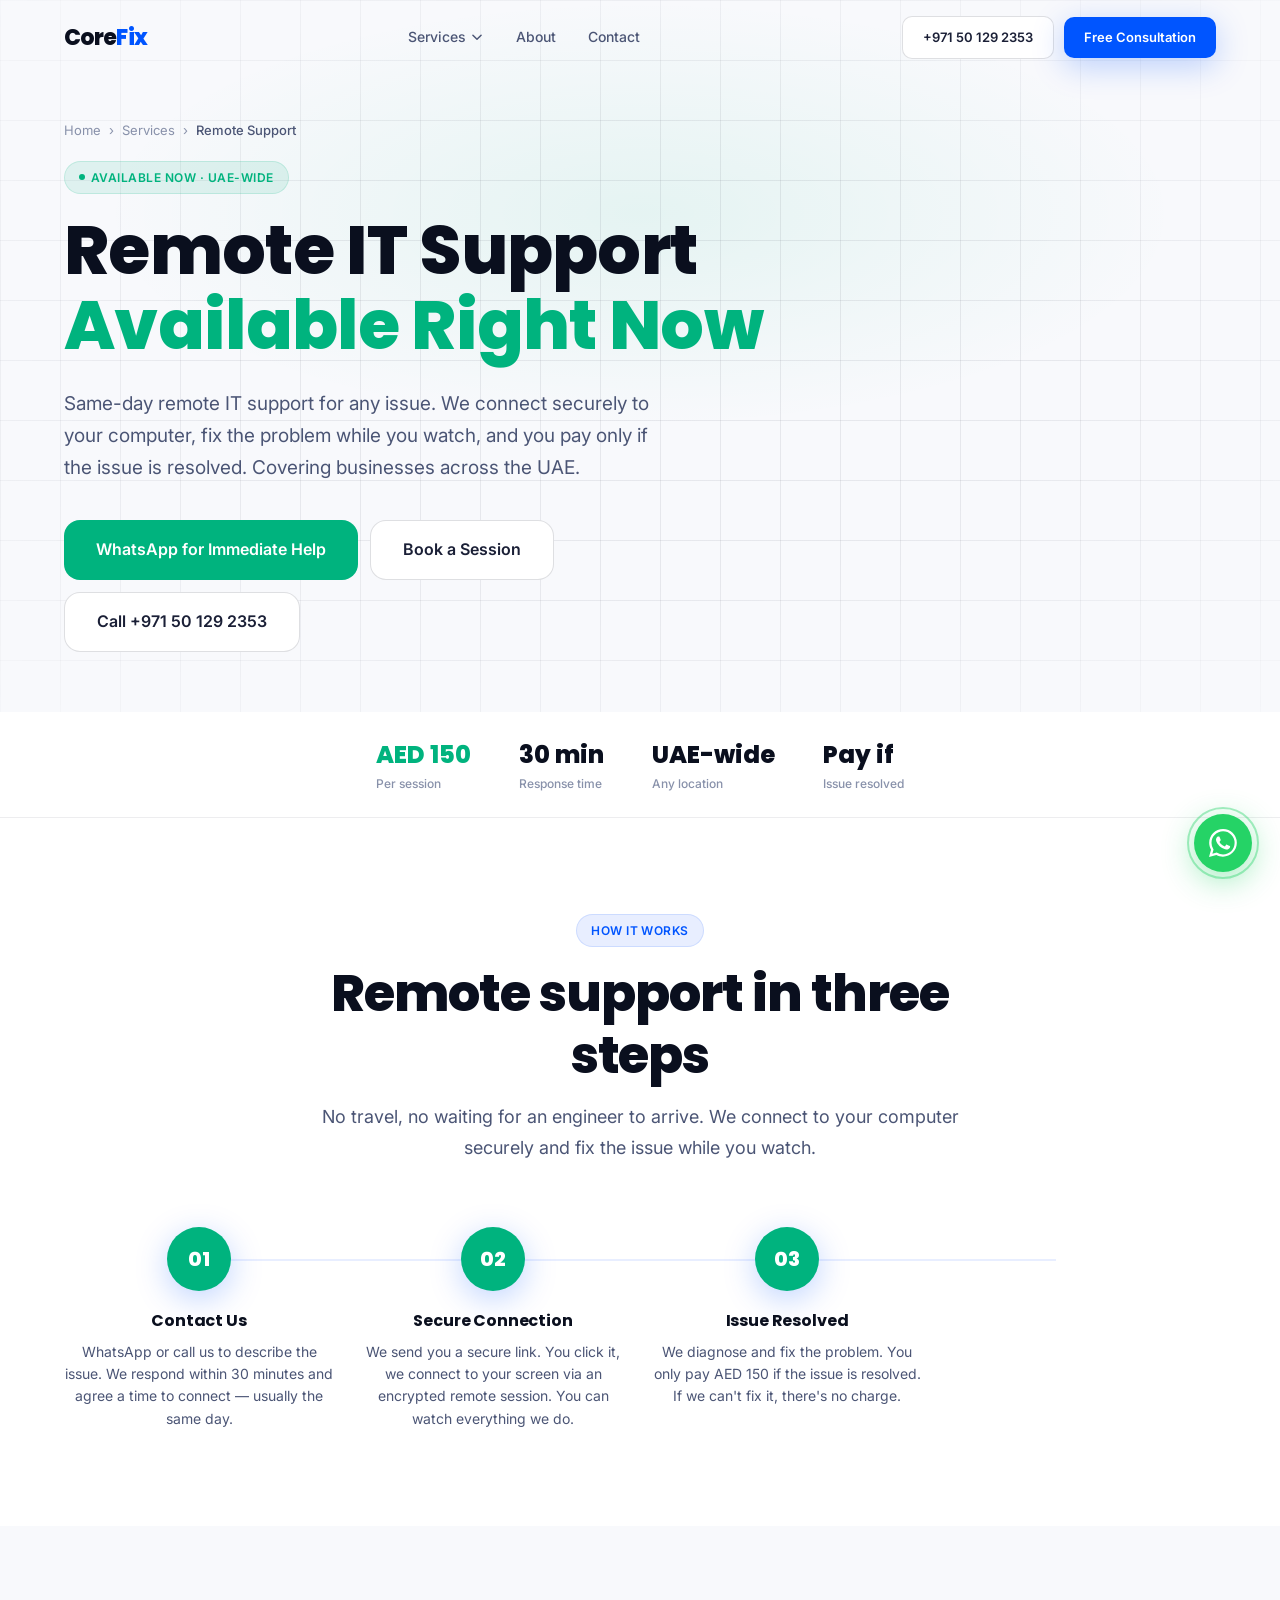
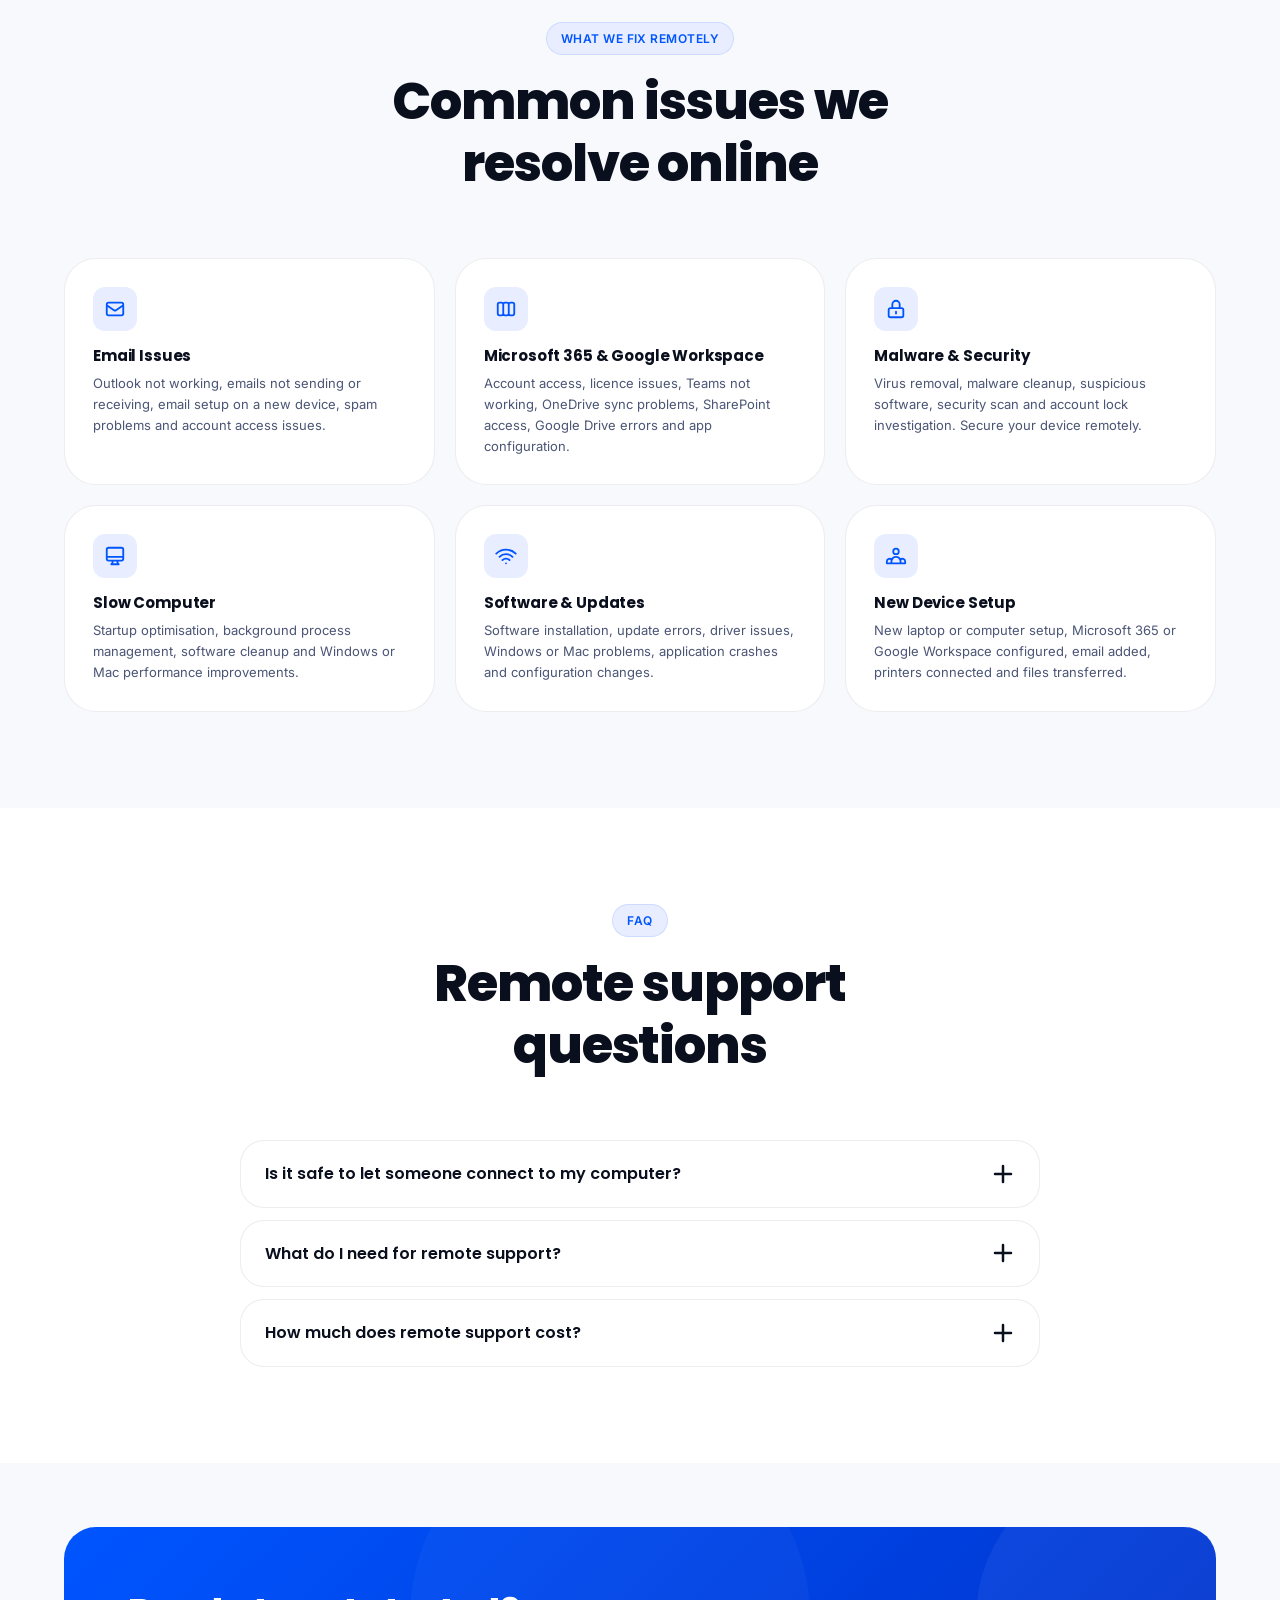
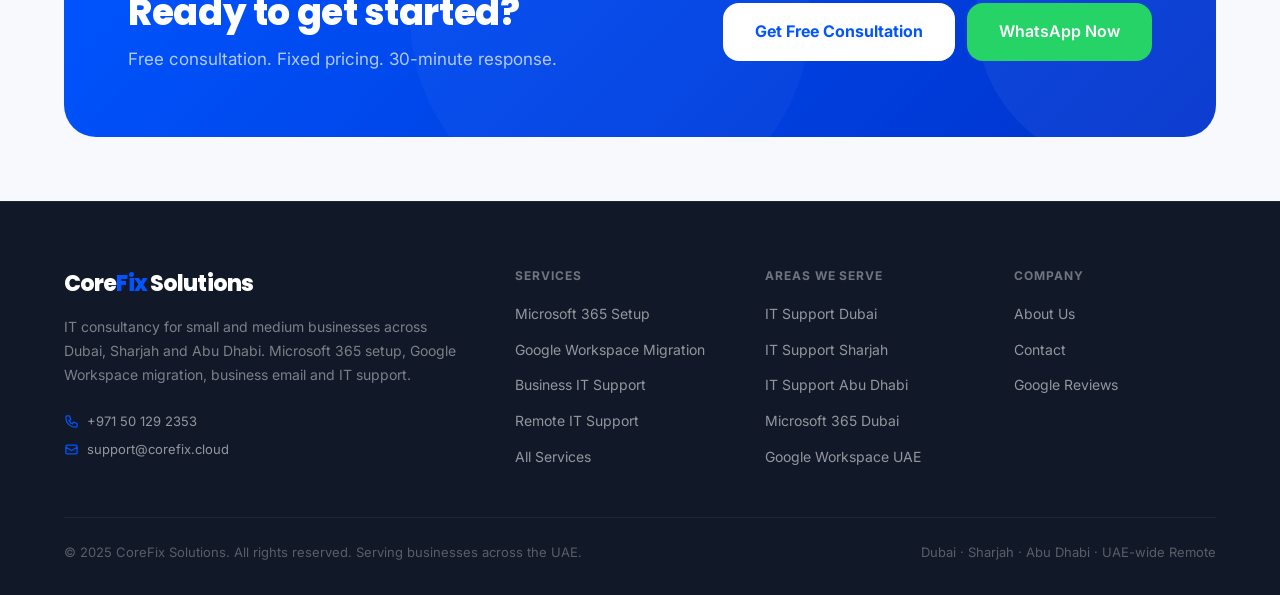
<file: remote-support.html>
<!DOCTYPE html>
<html lang="en">
<head>
<meta charset="UTF-8">
<meta name="viewport" content="width=device-width, initial-scale=1.0">
<meta name="author" content="CoreFix Solutions">
<meta name="robots" content="index, follow, max-snippet:-1, max-image-preview:large, max-video-preview:-1">
<meta name="geo.region" content="AE">
<link rel="preconnect" href="https://fonts.googleapis.com">
<link rel="preconnect" href="https://fonts.gstatic.com" crossorigin>
<link href="https://fonts.googleapis.com/css2?family=Inter:opsz,wght@14..32,300;14..32,400;14..32,500;14..32,600;14..32,700;14..32,800&family=Poppins:wght@400;500;600;700;800&display=swap" rel="stylesheet">
<link rel="stylesheet" href="style.css">
<link rel="apple-touch-icon" sizes="180x180" href="apple-touch-icon.png">
<link rel="icon" type="image/png" sizes="32x32" href="favicon-32x32.png">
<link rel="icon" type="image/png" sizes="16x16" href="favicon-16x16.png">
<link rel="manifest" href="site.webmanifest">
<script async src="https://www.googletagmanager.com/gtag/js?id=G-E2PS5NH8T0"></script>
<script>window.dataLayer=window.dataLayer||[];function gtag(){dataLayer.push(arguments);}gtag('js',new Date());gtag('config','G-E2PS5NH8T0');</script>
<title>Remote IT Support UAE — Available Now | CoreFix Solutions</title>
<meta name="description" content="Same-day remote IT support for businesses across the UAE. Secure connection, AED 150 per session, pay only if resolved. Available 9am–11pm, 7 days.">
<meta name="keywords" content="remote IT support UAE, online IT support Dubai, remote computer help UAE, IT support Sharjah remote">
<link rel="canonical" href="https://corefix.cloud/remote-support.html">
<meta property="og:type" content="website"><meta property="og:site_name" content="CoreFix Solutions">
<meta property="og:title" content="Remote IT Support UAE — Available Now | CoreFix Solutions"><meta property="og:description" content="Same-day remote IT support for businesses across the UAE. Secure connection, AED 150 per session, pay only if resolved. Available 9am–11pm, 7 days.">
<meta property="og:url" content="https://corefix.cloud/remote-support.html"><meta property="og:image" content="https://corefix.cloud/og-image.jpg">
<meta name="twitter:card" content="summary_large_image"><meta name="twitter:title" content="Remote IT Support UAE — Available Now | CoreFix Solutions">
<meta name="twitter:description" content="Same-day remote IT support for businesses across the UAE. Secure connection, AED 150 per session, pay only if resolved. Available 9am–11pm, 7 days."><meta name="twitter:image" content="https://corefix.cloud/og-image.jpg">
<script type="application/ld+json">{"@context":"https://schema.org","@type":"Service","provider":{"@type":"ProfessionalService","name":"CoreFix Solutions","url":"https://corefix.cloud/"},"name":"Remote IT Support UAE","offers":{"@type":"Offer","price":"150","priceCurrency":"AED"},"areaServed":{"@type":"Country","name":"United Arab Emirates"}}</script>
</head>
<body>
<a href="https://wa.me/971501292353?text=Hi%2C%20I%20need%20IT%20consultancy%20for%20my%20business" target="_blank" rel="noopener noreferrer" class="wa-float" aria-label="Chat on WhatsApp"><div class="wa-float-ring"></div><svg fill="currentColor" viewBox="0 0 24 24"><path d="M17.472 14.382c-.297-.149-1.758-.867-2.03-.967-.273-.099-.471-.148-.67.15-.197.297-.767.966-.94 1.164-.173.199-.347.223-.644.075-.297-.15-1.255-.463-2.39-1.475-.883-.788-1.48-1.761-1.653-2.059-.173-.297-.018-.458.13-.606.134-.133.298-.347.446-.52.149-.174.198-.298.298-.497.099-.198.05-.371-.025-.52-.075-.149-.669-1.612-.916-2.207-.242-.579-.487-.5-.669-.51-.173-.008-.371-.01-.57-.01-.198 0-.52.074-.792.372-.272.297-1.04 1.016-1.04 2.479 0 1.462 1.065 2.875 1.213 3.074.149.198 2.096 3.2 5.077 4.487.709.306 1.262.489 1.694.625.712.227 1.36.195 1.871.118.571-.085 1.758-.719 2.006-1.413.248-.694.248-1.289.173-1.413-.074-.124-.272-.198-.57-.347m-5.421 7.403h-.004a9.87 9.87 0 01-5.031-1.378l-.361-.214-3.741.982.998-3.648-.235-.374a9.86 9.86 0 01-1.51-5.26c.001-5.45 4.436-9.884 9.888-9.884 2.64 0 5.122 1.03 6.988 2.898a9.825 9.825 0 012.893 6.994c-.003 5.45-4.437 9.884-9.885 9.884m8.413-18.297A11.815 11.815 0 0012.05 0C5.495 0 .16 5.335.157 11.892c0 2.096.547 4.142 1.588 5.945L0 24l6.335-1.662c1.72.94 3.659 1.437 5.63 1.438h.005c6.554 0 11.89-5.335 11.893-11.893a11.821 11.821 0 00-3.48-8.413Z"/></svg></a>
<!-- NAV -->
<nav id="nav">
  <div class="container">
    <div class="nav-inner">
      <a href="index.html" class="nav-logo">Core<span>Fix</span></a>
      <ul class="nav-links">
        <li class="dd">
          <a href="services.html">Services <svg class="dd-arrow" fill="none" stroke="currentColor" viewBox="0 0 24 24"><path stroke-linecap="round" stroke-linejoin="round" stroke-width="2.5" d="M19 9l-7 7-7-7"/></svg></a>
          <div class="dd-menu">
            <a href="microsoft-365.html"><div class="dd-icon"><svg fill="none" stroke="currentColor" viewBox="0 0 24 24"><path stroke-linecap="round" stroke-linejoin="round" stroke-width="2" d="M9 17V7m0 10a2 2 0 01-2 2H5a2 2 0 01-2-2V7a2 2 0 012-2h2a2 2 0 012 2m0 10a2 2 0 002 2h2a2 2 0 002-2M9 7a2 2 0 012-2h2a2 2 0 012 2m0 10V7m0 10a2 2 0 002 2h2a2 2 0 002-2V7a2 2 0 00-2-2h-2a2 2 0 00-2 2"/></svg></div><div><div style="font-weight:700;font-size:13px;color:var(--text)">Microsoft 365</div><div style="font-size:12px;color:var(--text-3)">Setup &amp; management</div></div></a>
            <a href="google-workspace.html"><div class="dd-icon"><svg fill="none" stroke="currentColor" viewBox="0 0 24 24"><path stroke-linecap="round" stroke-linejoin="round" stroke-width="2" d="M3 8l7.89 5.26a2 2 0 002.22 0L21 8M5 19h14a2 2 0 002-2V7a2 2 0 00-2-2H5a2 2 0 00-2 2v10a2 2 0 002 2z"/></svg></div><div><div style="font-weight:700;font-size:13px;color:var(--text)">Google Workspace</div><div style="font-size:12px;color:var(--text-3)">Migration &amp; setup</div></div></a>
            <a href="it-support.html"><div class="dd-icon"><svg fill="none" stroke="currentColor" viewBox="0 0 24 24"><path stroke-linecap="round" stroke-linejoin="round" stroke-width="2" d="M10.325 4.317c.426-1.756 2.924-1.756 3.35 0a1.724 1.724 0 002.573 1.066c1.543-.94 3.31.826 2.37 2.37a1.724 1.724 0 001.065 2.572c1.756.426 1.756 2.924 0 3.35a1.724 1.724 0 00-1.066 2.573c.94 1.543-.826 3.31-2.37 2.37a1.724 1.724 0 00-2.572 1.065c-.426 1.756-2.924 1.756-3.35 0a1.724 1.724 0 00-2.573-1.066c-1.543.94-3.31-.826-2.37-2.37a1.724 1.724 0 00-1.065-2.572c-1.756-.426-1.756-2.924 0-3.35a1.724 1.724 0 001.066-2.573c-.94-1.543.826-3.31 2.37-2.37.996.608 2.296.07 2.572-1.065z"/><path stroke-linecap="round" stroke-linejoin="round" stroke-width="2" d="M15 12a3 3 0 11-6 0 3 3 0 016 0z"/></svg></div><div><div style="font-weight:700;font-size:13px;color:var(--text)">IT Support</div><div style="font-size:12px;color:var(--text-3)">Ongoing &amp; project</div></div></a>
            <div class="dd-divider"></div>
            <a href="remote-support.html"><div class="dd-icon" style="background:rgba(0,179,126,0.1)"><svg fill="none" stroke="currentColor" viewBox="0 0 24 24" style="color:var(--success)"><path stroke-linecap="round" stroke-linejoin="round" stroke-width="2" d="M9.75 17L9 20l-1 1h8l-1-1-.75-3M3 13h18M5 17h14a2 2 0 002-2V5a2 2 0 00-2-2H5a2 2 0 00-2 2v10a2 2 0 002 2z"/></svg></div><div><div style="font-weight:700;font-size:13px;color:var(--success)">Remote Support</div><div style="font-size:12px;color:var(--text-3)">Available now · UAE-wide</div></div></a>
          </div>
        </li>
        <li><a href="about.html">About</a></li>
        <li><a href="contact.html">Contact</a></li>
      </ul>
      <div class="nav-cta">
        <a href="tel:+971501292353" class="btn btn-secondary btn-sm">+971 50 129 2353</a>
        <a href="contact.html" class="btn btn-primary btn-sm">Free Consultation</a>
        <button id="ham-btn" onclick="toggleNav()" aria-label="Toggle menu"><svg id="ham-icon" fill="none" stroke="currentColor" viewBox="0 0 24 24"><path stroke-linecap="round" stroke-linejoin="round" stroke-width="2" d="M4 6h16M4 12h16M4 18h16"/></svg></button>
      </div>
    </div>
  </div>
</nav>
<!-- MOBILE NAV -->
<div id="mob-nav">
  <p class="mob-label">Services</p>
  <a href="microsoft-365.html" onclick="closeNav()" class="mob-sub">Microsoft 365 Setup &amp; Management</a>
  <a href="google-workspace.html" onclick="closeNav()" class="mob-sub">Google Workspace Migration</a>
  <a href="it-support.html" onclick="closeNav()" class="mob-sub">IT Support for Business</a>
  <a href="remote-support.html" onclick="closeNav()" class="mob-sub" style="color:var(--success)">⚡ Remote Support — Available Now</a>
  <a href="about.html" onclick="closeNav()" class="mob-link">About</a>
  <a href="contact.html" onclick="closeNav()" class="mob-link">Contact</a>
  <div style="margin-top:auto;padding-top:32px;display:flex;flex-direction:column;gap:12px;">
    <a href="contact.html" class="btn btn-primary btn-lg" onclick="closeNav()">Get Free Consultation</a>
    <a href="https://wa.me/971501292353" target="_blank" rel="noopener" class="btn btn-wa btn-lg">WhatsApp Us Now</a>
  </div>
</div>

<header class="page-hero" style="background:radial-gradient(ellipse 70% 50% at 50% 30%, rgba(0,179,126,0.08) 0%, transparent 60%), var(--surface)">
  <div class="page-hero-grid-bg"></div>
  <div class="container">
    <div class="page-hero-inner">
      <nav class="breadcrumb" aria-label="Breadcrumb"><a href="/">Home</a><span>&#8250;</span><a href="services.html">Services</a><span>&#8250;</span><span class="active">Remote Support</span></nav>
      <div class="page-hero-eyebrow"><span class="tag tag-green"><span class="tag-dot tag-pulse"></span>Available Now &middot; UAE-wide</span></div>
      <h1 class="page-hero-h1">Remote IT Support<br><span style="color:var(--success)">Available Right Now</span></h1>
      <p class="page-hero-sub">Same-day remote IT support for any issue. We connect securely to your computer, fix the problem while you watch, and you pay only if the issue is resolved. Covering businesses across the UAE.</p>
      <div class="page-hero-ctas">
        <a href="https://wa.me/971501292353?text=Hi%2C%20I%20need%20remote%20IT%20support%20now" target="_blank" rel="noopener" class="btn btn-lg" style="background:var(--success);color:white">WhatsApp for Immediate Help</a>
        <a href="contact.html" class="btn btn-secondary btn-lg">Book a Session</a>
        <a href="tel:+971501292353" class="btn btn-secondary btn-lg">Call +971 50 129 2353</a>
      </div>
    </div>
  </div>
</header>

<div class="trust-bar"><div class="container"><div class="trust-inner">
  <div class="trust-item"><div><div class="trust-val" style="color:var(--success)">AED 150</div><div class="trust-label">Per session</div></div></div>
  <div class="trust-item"><div><div class="trust-val">30 min</div><div class="trust-label">Response time</div></div></div>
  <div class="trust-item"><div><div class="trust-val">UAE-wide</div><div class="trust-label">Any location</div></div></div>
  <div class="trust-item"><div><div class="trust-val">Pay if</div><div class="trust-label">Issue resolved</div></div></div>
</div></div></div>

<section class="section section-white" aria-label="How remote support works">
  <div class="container">
    <div class="section-header reveal">
      <div class="section-tag"><span class="tag tag-blue">How It Works</span></div>
      <h2 class="section-h2">Remote support in three steps</h2>
      <p class="section-sub">No travel, no waiting for an engineer to arrive. We connect to your computer securely and fix the issue while you watch.</p>
    </div>
    <div class="process-steps reveal">
      <div class="pstep"><div class="pstep-num" style="background:var(--success)">01</div><h3 class="pstep-title">Contact Us</h3><p class="pstep-text">WhatsApp or call us to describe the issue. We respond within 30 minutes and agree a time to connect — usually the same day.</p></div>
      <div class="pstep"><div class="pstep-num" style="background:var(--success)">02</div><h3 class="pstep-title">Secure Connection</h3><p class="pstep-text">We send you a secure link. You click it, we connect to your screen via an encrypted remote session. You can watch everything we do.</p></div>
      <div class="pstep"><div class="pstep-num" style="background:var(--success)">03</div><h3 class="pstep-title">Issue Resolved</h3><p class="pstep-text">We diagnose and fix the problem. You only pay AED 150 if the issue is resolved. If we can't fix it, there's no charge.</p></div>
    </div>
  </div>
</section>

<section class="section" aria-label="What we fix remotely">
  <div class="container">
    <div class="section-header reveal">
      <div class="section-tag"><span class="tag tag-blue">What We Fix Remotely</span></div>
      <h2 class="section-h2">Common issues we resolve online</h2>
    </div>
    <div class="feature-grid reveal">
      <div class="fgcard"><div class="fgcard-icon"><svg fill="none" stroke="currentColor" viewBox="0 0 24 24"><path stroke-linecap="round" stroke-linejoin="round" stroke-width="2" d="M3 8l7.89 5.26a2 2 0 002.22 0L21 8M5 19h14a2 2 0 002-2V7a2 2 0 00-2-2H5a2 2 0 00-2 2v10a2 2 0 002 2z"/></svg></div><h3 class="fgcard-title">Email Issues</h3><p class="fgcard-desc">Outlook not working, emails not sending or receiving, email setup on a new device, spam problems and account access issues.</p></div>
      <div class="fgcard"><div class="fgcard-icon"><svg fill="none" stroke="currentColor" viewBox="0 0 24 24"><path stroke-linecap="round" stroke-linejoin="round" stroke-width="2" d="M9 17V7m0 10a2 2 0 01-2 2H5a2 2 0 01-2-2V7a2 2 0 012-2h2a2 2 0 012 2m0 10a2 2 0 002 2h2a2 2 0 002-2M9 7a2 2 0 012-2h2a2 2 0 012 2m0 10V7m0 10a2 2 0 002 2h2a2 2 0 002-2V7a2 2 0 00-2-2h-2a2 2 0 00-2 2"/></svg></div><h3 class="fgcard-title">Microsoft 365 &amp; Google Workspace</h3><p class="fgcard-desc">Account access, licence issues, Teams not working, OneDrive sync problems, SharePoint access, Google Drive errors and app configuration.</p></div>
      <div class="fgcard"><div class="fgcard-icon"><svg fill="none" stroke="currentColor" viewBox="0 0 24 24"><path stroke-linecap="round" stroke-linejoin="round" stroke-width="2" d="M12 15v2m-6 4h12a2 2 0 002-2v-6a2 2 0 00-2-2H6a2 2 0 00-2 2v6a2 2 0 002 2zm10-10V7a4 4 0 00-8 0v4h8z"/></svg></div><h3 class="fgcard-title">Malware &amp; Security</h3><p class="fgcard-desc">Virus removal, malware cleanup, suspicious software, security scan and account lock investigation. Secure your device remotely.</p></div>
      <div class="fgcard"><div class="fgcard-icon"><svg fill="none" stroke="currentColor" viewBox="0 0 24 24"><path stroke-linecap="round" stroke-linejoin="round" stroke-width="2" d="M9.75 17L9 20l-1 1h8l-1-1-.75-3M3 13h18M5 17h14a2 2 0 002-2V5a2 2 0 00-2-2H5a2 2 0 00-2 2v10a2 2 0 002 2z"/></svg></div><h3 class="fgcard-title">Slow Computer</h3><p class="fgcard-desc">Startup optimisation, background process management, software cleanup and Windows or Mac performance improvements.</p></div>
      <div class="fgcard"><div class="fgcard-icon"><svg fill="none" stroke="currentColor" viewBox="0 0 24 24"><path stroke-linecap="round" stroke-linejoin="round" stroke-width="2" d="M8.111 16.404a5.5 5.5 0 017.778 0M12 20h.01m-7.08-7.071c3.904-3.905 10.236-3.905 14.141 0M1.394 9.393c5.857-5.857 15.355-5.857 21.213 0"/></svg></div><h3 class="fgcard-title">Software &amp; Updates</h3><p class="fgcard-desc">Software installation, update errors, driver issues, Windows or Mac problems, application crashes and configuration changes.</p></div>
      <div class="fgcard"><div class="fgcard-icon"><svg fill="none" stroke="currentColor" viewBox="0 0 24 24"><path stroke-linecap="round" stroke-linejoin="round" stroke-width="2" d="M17 20h5v-2a3 3 0 00-5.356-1.857M17 20H7m10 0v-2c0-.656-.126-1.283-.356-1.857M7 20H2v-2a3 3 0 015.356-1.857M7 20v-2c0-.656.126-1.283.356-1.857m0 0a5.002 5.002 0 019.288 0M15 7a3 3 0 11-6 0 3 3 0 016 0z"/></svg></div><h3 class="fgcard-title">New Device Setup</h3><p class="fgcard-desc">New laptop or computer setup, Microsoft 365 or Google Workspace configured, email added, printers connected and files transferred.</p></div>
    </div>
  </div>
</section>

<section class="section section-white" aria-label="Remote support FAQ">
  <div class="container">
    <div class="section-header reveal"><div class="section-tag"><span class="tag tag-blue">FAQ</span></div><h2 class="section-h2">Remote support questions</h2></div>
    <div class="faq-list reveal">
      <div class="fitem"><div class="fq" onclick="toggleFaq(this)">Is it safe to let someone connect to my computer?<div class="fq-icon"><svg fill="none" stroke="currentColor" viewBox="0 0 24 24"><path stroke-linecap="round" stroke-linejoin="round" stroke-width="2.5" d="M12 4v16m8-8H4"/></svg></div></div><div class="fa"><div class="fa-inner">Yes. We use industry-standard encrypted remote access tools. You can see everything we do on your screen in real time, and you can end the session at any time with one click. We never have unsupervised access.</div></div></div><div class="fitem"><div class="fq" onclick="toggleFaq(this)">What do I need for remote support?<div class="fq-icon"><svg fill="none" stroke="currentColor" viewBox="0 0 24 24"><path stroke-linecap="round" stroke-linejoin="round" stroke-width="2.5" d="M12 4v16m8-8H4"/></svg></div></div><div class="fa"><div class="fa-inner">Just a computer or laptop with internet access. We send you a simple link — you click it and we connect. No technical knowledge needed. Works on Windows and Mac.</div></div></div><div class="fitem"><div class="fq" onclick="toggleFaq(this)">How much does remote support cost?<div class="fq-icon"><svg fill="none" stroke="currentColor" viewBox="0 0 24 24"><path stroke-linecap="round" stroke-linejoin="round" stroke-width="2.5" d="M12 4v16m8-8H4"/></svg></div></div><div class="fa"><div class="fa-inner">Remote IT support is AED 150 per session. You only pay if the issue is resolved. If we can't fix it, there's no charge.</div></div></div>
    </div>
  </div>
</section>
<section class="section-sm"><div class="container"><div class="cta-banner reveal">
  <div class="cta-banner-text"><h2 class="cta-banner-title">Ready to get started?</h2><p class="cta-banner-sub">Free consultation. Fixed pricing. 30-minute response.</p></div>
  <div class="cta-banner-actions">
    <a href="contact.html" class="btn btn-lg" style="background:white;color:var(--accent);font-weight:700">Get Free Consultation</a>
    <a href="https://wa.me/971501292353" target="_blank" rel="noopener" class="btn btn-wa btn-lg">WhatsApp Now</a>
  </div>
</div></div></section>
<!-- FOOTER -->
<footer>
  <div class="container">
    <div class="footer-grid">
      <div>
        <div class="footer-logo">Core<span>Fix</span> Solutions</div>
        <p class="footer-desc">IT consultancy for small and medium businesses across Dubai, Sharjah and Abu Dhabi. Microsoft 365 setup, Google Workspace migration, business email and IT support.</p>
        <div class="footer-contact-item"><svg fill="none" stroke="currentColor" viewBox="0 0 24 24"><path stroke-linecap="round" stroke-linejoin="round" stroke-width="2" d="M3 5a2 2 0 012-2h3.28a1 1 0 01.948.684l1.498 4.493a1 1 0 01-.502 1.21l-2.257 1.13a11.042 11.042 0 005.516 5.516l1.13-2.257a1 1 0 011.21-.502l4.493 1.498a1 1 0 01.684.949V19a2 2 0 01-2 2h-1C9.716 21 3 14.284 3 6V5z"/></svg><a href="tel:+971501292353">+971 50 129 2353</a></div>
        <div class="footer-contact-item"><svg fill="none" stroke="currentColor" viewBox="0 0 24 24"><path stroke-linecap="round" stroke-linejoin="round" stroke-width="2" d="M3 8l7.89 5.26a2 2 0 002.22 0L21 8M5 19h14a2 2 0 002-2V7a2 2 0 00-2-2H5a2 2 0 00-2 2v10a2 2 0 002 2z"/></svg><a href="mailto:support@corefix.cloud">support@corefix.cloud</a></div>
      </div>
      <div>
        <p class="footer-heading">Services</p>
        <ul class="footer-links">
          <li><a href="microsoft-365.html">Microsoft 365 Setup</a></li>
          <li><a href="google-workspace.html">Google Workspace Migration</a></li>
          <li><a href="it-support.html">Business IT Support</a></li>
          <li><a href="remote-support.html">Remote IT Support</a></li>
          <li><a href="services.html">All Services</a></li>
        </ul>
      </div>
      <div>
        <p class="footer-heading">Areas We Serve</p>
        <ul class="footer-links">
          <li><a href="it-support-dubai.html">IT Support Dubai</a></li>
          <li><a href="it-support-sharjah.html">IT Support Sharjah</a></li>
          <li><a href="it-support-abu-dhabi.html">IT Support Abu Dhabi</a></li>
          <li><a href="microsoft-365-dubai.html">Microsoft 365 Dubai</a></li>
          <li><a href="google-workspace-uae.html">Google Workspace UAE</a></li>
        </ul>
      </div>
      <div>
        <p class="footer-heading">Company</p>
        <ul class="footer-links">
          <li><a href="about.html">About Us</a></li>
          <li><a href="contact.html">Contact</a></li>
          <li><a href="https://share.google/1KY686doRgPydYVxl" target="_blank" rel="noopener noreferrer">Google Reviews</a></li>
        </ul>
      </div>
    </div>
    <div class="footer-bottom">
      <p class="footer-copy">&copy; 2025 CoreFix Solutions. All rights reserved. Serving businesses across the UAE.</p>
      <p class="footer-areas">Dubai &middot; Sharjah &middot; Abu Dhabi &middot; UAE-wide Remote</p>
    </div>
  </div>
</footer>

<script>
(function(){
  // Nav scroll
  function upd(){document.getElementById('nav').classList.toggle('scrolled',window.scrollY>20);}
  window.addEventListener('scroll',upd);upd();
  // Reveal
  var els=document.querySelectorAll('.reveal');
  if(els.length){var ob=new IntersectionObserver(function(e){e.forEach(function(x){if(x.isIntersecting){x.target.classList.add('visible');ob.unobserve(x.target);}});},{threshold:0.12});els.forEach(function(e){ob.observe(e);});}
  // Dropdown
  var dds=document.querySelectorAll('.nav-links .dd');
  dds.forEach(function(d){var t;function o(){clearTimeout(t);dds.forEach(function(x){if(x!==d)x.classList.remove('dd-open');});d.classList.add('dd-open');}function c(){t=setTimeout(function(){d.classList.remove('dd-open');},120);}d.addEventListener('mouseenter',o);d.addEventListener('mouseleave',c);var m=d.querySelector('.dd-menu');if(m){m.addEventListener('mouseenter',o);m.addEventListener('mouseleave',c);}document.addEventListener('click',function(e){if(!d.contains(e.target))d.classList.remove('dd-open');});});
})();
var navOpen=false;
function toggleNav(){navOpen=!navOpen;document.getElementById('mob-nav').classList.toggle('open',navOpen);document.body.style.overflow=navOpen?'hidden':'';var p=navOpen?'M6 18L18 6M6 6l12 12':'M4 6h16M4 12h16M4 18h16';document.getElementById('ham-icon').querySelector('path').setAttribute('d',p);}
function closeNav(){if(navOpen)toggleNav();}
// FAQ
function toggleFaq(el){var fa=el.nextElementSibling;var isOpen=fa.classList.contains('open');document.querySelectorAll('.fq').forEach(function(q){q.classList.remove('open');q.nextElementSibling.classList.remove('open');});if(!isOpen){el.classList.add('open');fa.classList.add('open');}}
// Contact form
var form=document.getElementById('contact-form');
if(form){form.addEventListener('submit',function(e){e.preventDefault();var d=new FormData(form);fetch(form.action,{method:'POST',body:d,headers:{'Accept':'application/json'}}).then(function(r){if(r.ok){document.getElementById('modal').classList.add('open');form.reset();}else{alert('Something went wrong. Please WhatsApp us directly.');}}).catch(function(){alert('Something went wrong. Please WhatsApp us directly.');});});}
function closeModal(){document.getElementById('modal').classList.remove('open');}
</script>

</body>
</html>
</file>
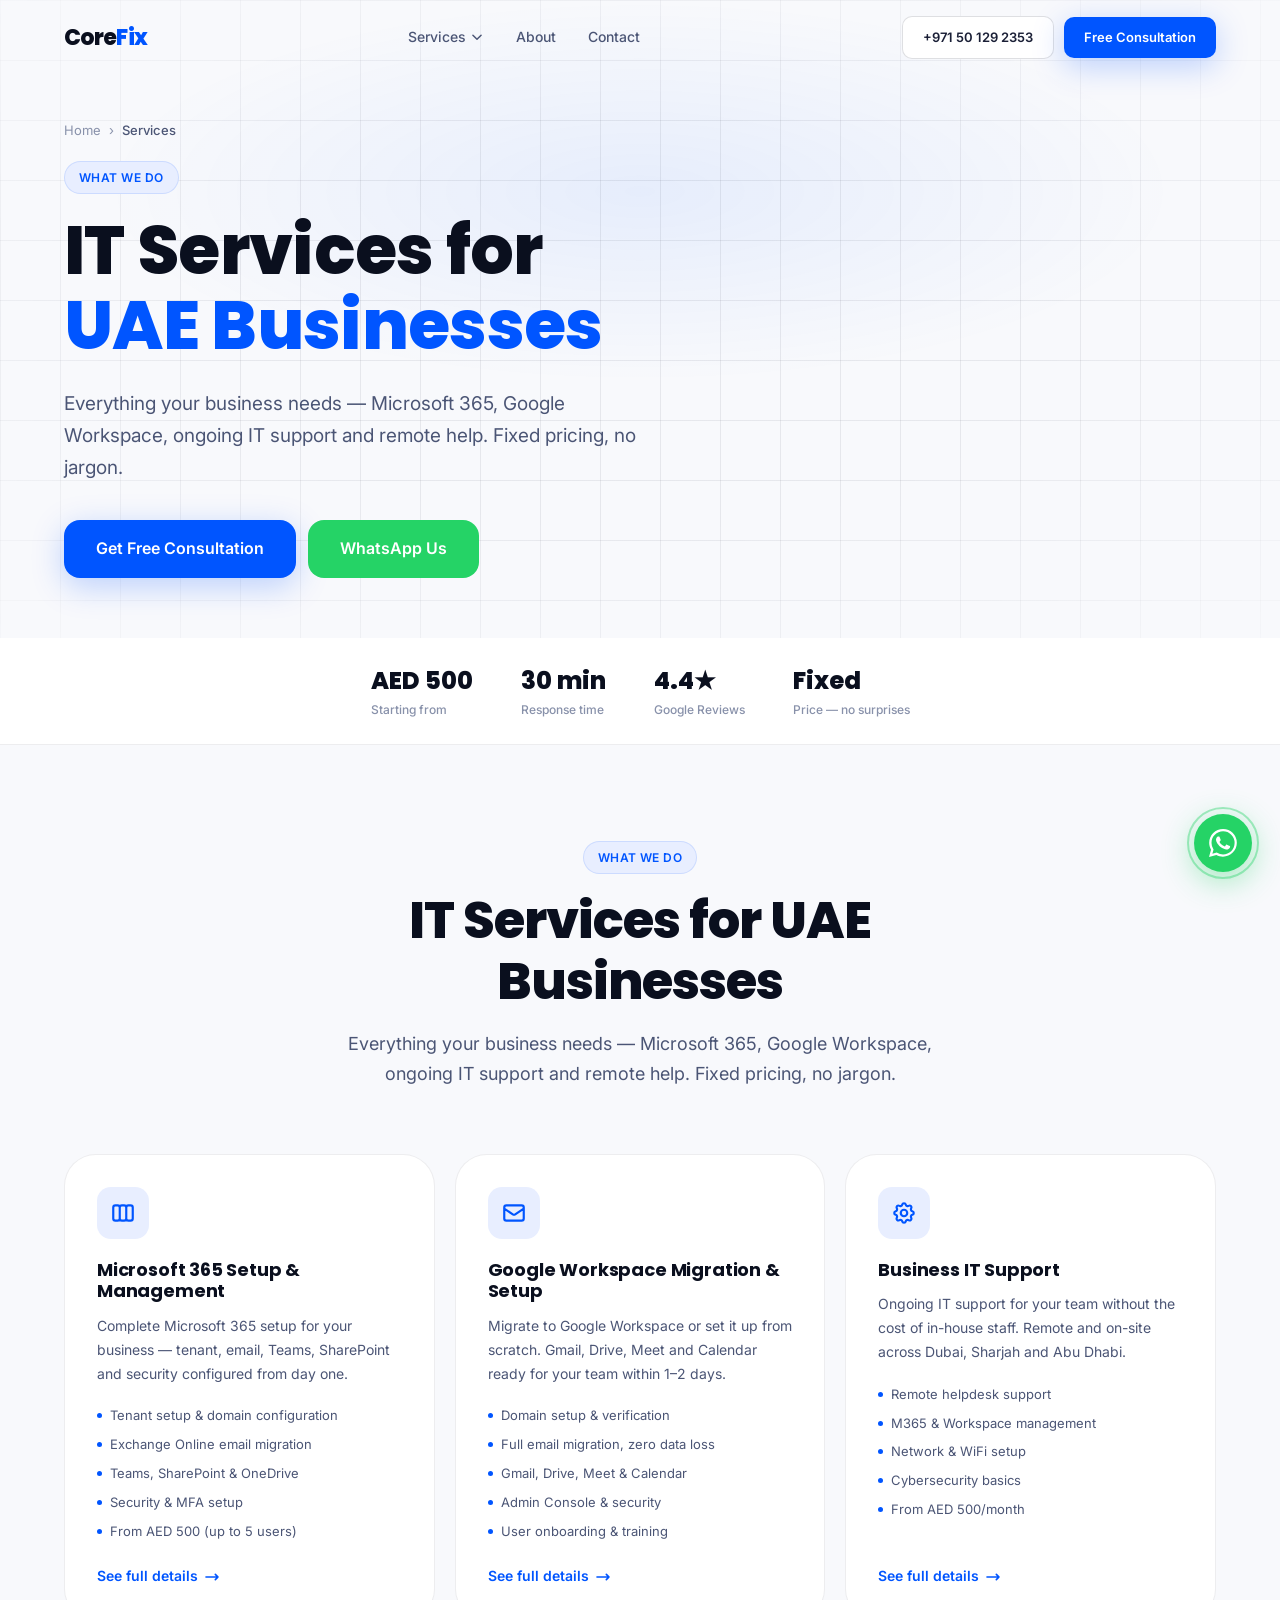
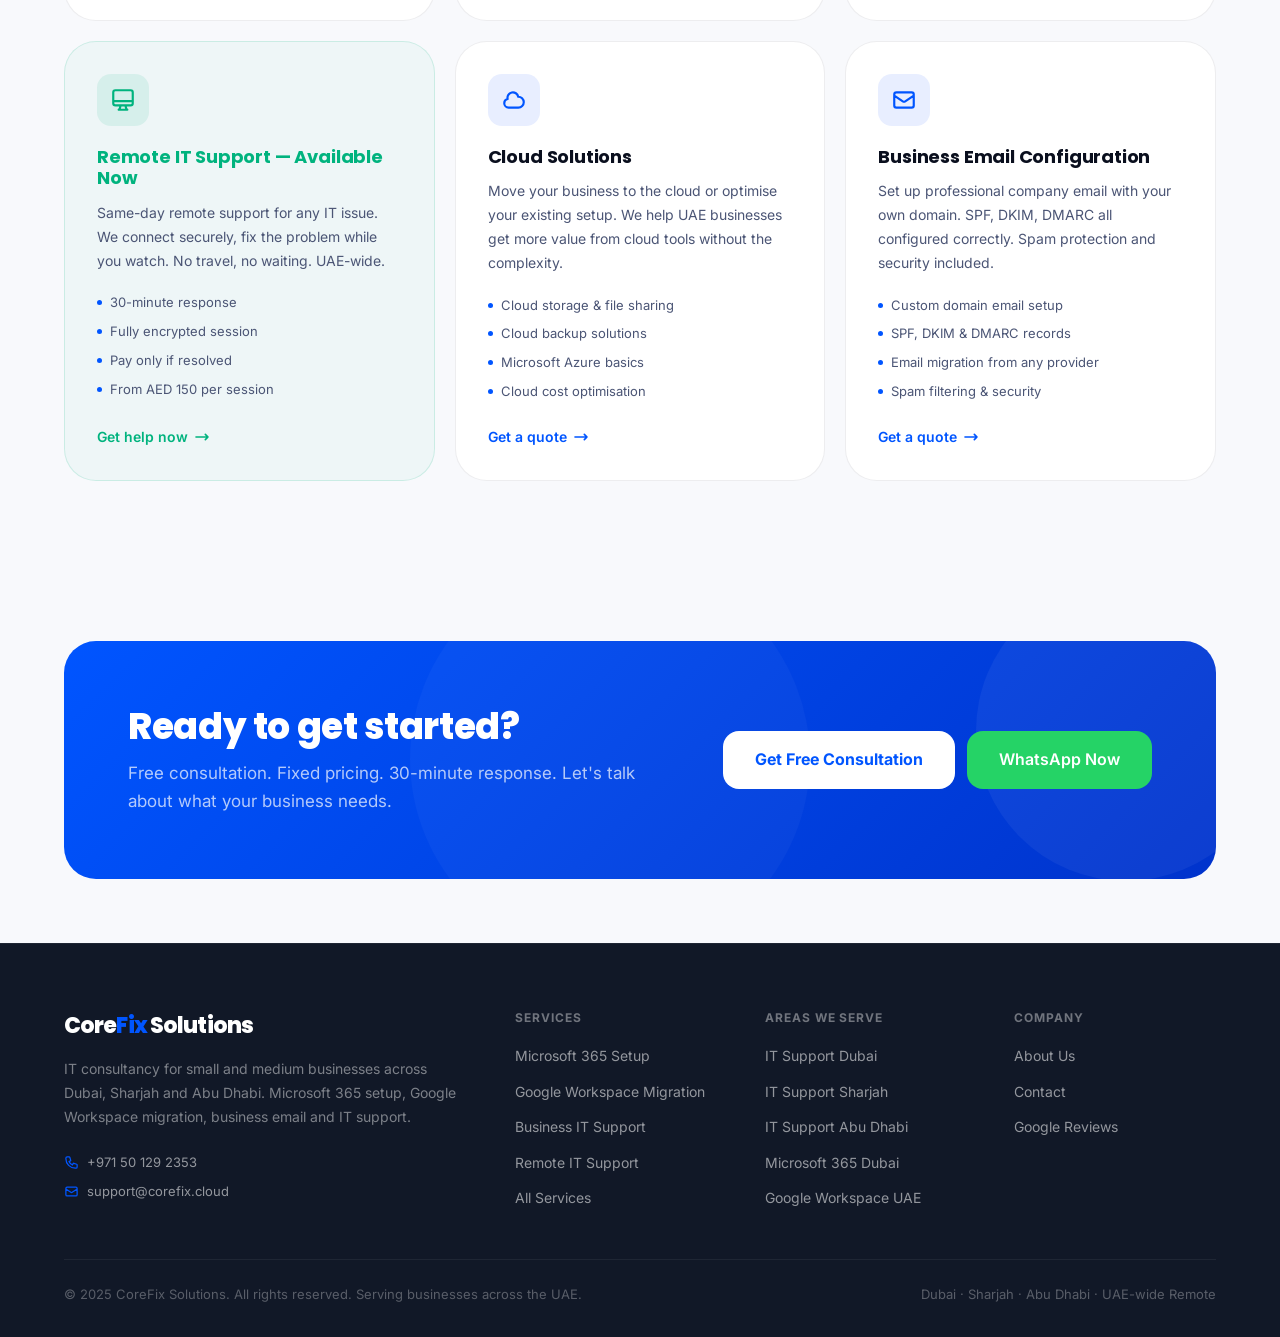
<file: services.html>
<!DOCTYPE html>
<html lang="en">
<head>
<meta charset="UTF-8">
<meta name="viewport" content="width=device-width, initial-scale=1.0">
<meta name="author" content="CoreFix Solutions">
<meta name="robots" content="index, follow, max-snippet:-1, max-image-preview:large, max-video-preview:-1">
<meta name="geo.region" content="AE">
<meta name="geo.placename" content="Dubai, Sharjah, Abu Dhabi, United Arab Emirates">
<link rel="preconnect" href="https://fonts.googleapis.com">
<link rel="preconnect" href="https://fonts.gstatic.com" crossorigin>
<link href="https://fonts.googleapis.com/css2?family=Inter:opsz,wght@14..32,300;14..32,400;14..32,500;14..32,600;14..32,700;14..32,800&family=Poppins:wght@400;500;600;700;800&display=swap" rel="stylesheet">
<link rel="stylesheet" href="style.css">
<link rel="apple-touch-icon" sizes="180x180" href="apple-touch-icon.png">
<link rel="icon" type="image/png" sizes="32x32" href="favicon-32x32.png">
<link rel="icon" type="image/png" sizes="16x16" href="favicon-16x16.png">
<link rel="manifest" href="site.webmanifest">
<script async src="https://www.googletagmanager.com/gtag/js?id=G-E2PS5NH8T0"></script>
<script>window.dataLayer=window.dataLayer||[];function gtag(){dataLayer.push(arguments);}gtag('js',new Date());gtag('config','G-E2PS5NH8T0');</script>
<title>IT Services for UAE Businesses | CoreFix Solutions</title>
<meta name="description" content="Microsoft 365 setup, Google Workspace migration, business IT support and remote help for businesses in Dubai, Sharjah & Abu Dhabi. Fixed pricing. Free consultation.">
<meta name="keywords" content="IT services UAE, Microsoft 365 setup Dubai, Google Workspace migration UAE, IT support Dubai Sharjah">
<link rel="canonical" href="https://corefix.cloud/services.html">
<meta property="og:type" content="website">
<meta property="og:site_name" content="CoreFix Solutions">
<meta property="og:title" content="IT Services for UAE Businesses | CoreFix Solutions">
<meta property="og:description" content="Microsoft 365 setup, Google Workspace migration, business IT support and remote help for businesses in Dubai, Sharjah & Abu Dhabi. Fixed pricing. Free consultation.">
<meta property="og:url" content="https://corefix.cloud/services.html">
<meta property="og:image" content="https://corefix.cloud/og-image.jpg">
<meta property="og:locale" content="en_AE">
<meta name="twitter:card" content="summary_large_image">
<meta name="twitter:title" content="IT Services for UAE Businesses | CoreFix Solutions">
<meta name="twitter:description" content="Microsoft 365 setup, Google Workspace migration, business IT support and remote help for businesses in Dubai, Sharjah & Abu Dhabi. Fixed pricing. Free consultation.">
<meta name="twitter:image" content="https://corefix.cloud/og-image.jpg">
<script type="application/ld+json">{"@context":"https://schema.org","@type":"Service","provider":{"@type":"ProfessionalService","name":"CoreFix Solutions","url":"https://corefix.cloud/"},"name":"IT Services for UAE Businesses","areaServed":[{"@type":"City","name":"Dubai"},{"@type":"City","name":"Sharjah"},{"@type":"City","name":"Abu Dhabi"}]}</script>
</head>
<body>
<a href="https://wa.me/971501292353?text=Hi%2C%20I%20need%20IT%20consultancy%20for%20my%20business" target="_blank" rel="noopener noreferrer" class="wa-float" aria-label="Chat on WhatsApp"><div class="wa-float-ring"></div><svg fill="currentColor" viewBox="0 0 24 24"><path d="M17.472 14.382c-.297-.149-1.758-.867-2.03-.967-.273-.099-.471-.148-.67.15-.197.297-.767.966-.94 1.164-.173.199-.347.223-.644.075-.297-.15-1.255-.463-2.39-1.475-.883-.788-1.48-1.761-1.653-2.059-.173-.297-.018-.458.13-.606.134-.133.298-.347.446-.52.149-.174.198-.298.298-.497.099-.198.05-.371-.025-.52-.075-.149-.669-1.612-.916-2.207-.242-.579-.487-.5-.669-.51-.173-.008-.371-.01-.57-.01-.198 0-.52.074-.792.372-.272.297-1.04 1.016-1.04 2.479 0 1.462 1.065 2.875 1.213 3.074.149.198 2.096 3.2 5.077 4.487.709.306 1.262.489 1.694.625.712.227 1.36.195 1.871.118.571-.085 1.758-.719 2.006-1.413.248-.694.248-1.289.173-1.413-.074-.124-.272-.198-.57-.347m-5.421 7.403h-.004a9.87 9.87 0 01-5.031-1.378l-.361-.214-3.741.982.998-3.648-.235-.374a9.86 9.86 0 01-1.51-5.26c.001-5.45 4.436-9.884 9.888-9.884 2.64 0 5.122 1.03 6.988 2.898a9.825 9.825 0 012.893 6.994c-.003 5.45-4.437 9.884-9.885 9.884m8.413-18.297A11.815 11.815 0 0012.05 0C5.495 0 .16 5.335.157 11.892c0 2.096.547 4.142 1.588 5.945L0 24l6.335-1.662c1.72.94 3.659 1.437 5.63 1.438h.005c6.554 0 11.89-5.335 11.893-11.893a11.821 11.821 0 00-3.48-8.413Z"/></svg></a>
<!-- NAV -->
<nav id="nav">
  <div class="container">
    <div class="nav-inner">
      <a href="index.html" class="nav-logo">Core<span>Fix</span></a>
      <ul class="nav-links">
        <li class="dd">
          <a href="services.html">Services <svg class="dd-arrow" fill="none" stroke="currentColor" viewBox="0 0 24 24"><path stroke-linecap="round" stroke-linejoin="round" stroke-width="2.5" d="M19 9l-7 7-7-7"/></svg></a>
          <div class="dd-menu">
            <a href="microsoft-365.html"><div class="dd-icon"><svg fill="none" stroke="currentColor" viewBox="0 0 24 24"><path stroke-linecap="round" stroke-linejoin="round" stroke-width="2" d="M9 17V7m0 10a2 2 0 01-2 2H5a2 2 0 01-2-2V7a2 2 0 012-2h2a2 2 0 012 2m0 10a2 2 0 002 2h2a2 2 0 002-2M9 7a2 2 0 012-2h2a2 2 0 012 2m0 10V7m0 10a2 2 0 002 2h2a2 2 0 002-2V7a2 2 0 00-2-2h-2a2 2 0 00-2 2"/></svg></div><div><div style="font-weight:700;font-size:13px;color:var(--text)">Microsoft 365</div><div style="font-size:12px;color:var(--text-3)">Setup &amp; management</div></div></a>
            <a href="google-workspace.html"><div class="dd-icon"><svg fill="none" stroke="currentColor" viewBox="0 0 24 24"><path stroke-linecap="round" stroke-linejoin="round" stroke-width="2" d="M3 8l7.89 5.26a2 2 0 002.22 0L21 8M5 19h14a2 2 0 002-2V7a2 2 0 00-2-2H5a2 2 0 00-2 2v10a2 2 0 002 2z"/></svg></div><div><div style="font-weight:700;font-size:13px;color:var(--text)">Google Workspace</div><div style="font-size:12px;color:var(--text-3)">Migration &amp; setup</div></div></a>
            <a href="it-support.html"><div class="dd-icon"><svg fill="none" stroke="currentColor" viewBox="0 0 24 24"><path stroke-linecap="round" stroke-linejoin="round" stroke-width="2" d="M10.325 4.317c.426-1.756 2.924-1.756 3.35 0a1.724 1.724 0 002.573 1.066c1.543-.94 3.31.826 2.37 2.37a1.724 1.724 0 001.065 2.572c1.756.426 1.756 2.924 0 3.35a1.724 1.724 0 00-1.066 2.573c.94 1.543-.826 3.31-2.37 2.37a1.724 1.724 0 00-2.572 1.065c-.426 1.756-2.924 1.756-3.35 0a1.724 1.724 0 00-2.573-1.066c-1.543.94-3.31-.826-2.37-2.37a1.724 1.724 0 00-1.065-2.572c-1.756-.426-1.756-2.924 0-3.35a1.724 1.724 0 001.066-2.573c-.94-1.543.826-3.31 2.37-2.37.996.608 2.296.07 2.572-1.065z"/><path stroke-linecap="round" stroke-linejoin="round" stroke-width="2" d="M15 12a3 3 0 11-6 0 3 3 0 016 0z"/></svg></div><div><div style="font-weight:700;font-size:13px;color:var(--text)">IT Support</div><div style="font-size:12px;color:var(--text-3)">Ongoing &amp; project</div></div></a>
            <div class="dd-divider"></div>
            <a href="remote-support.html"><div class="dd-icon" style="background:rgba(0,179,126,0.1)"><svg fill="none" stroke="currentColor" viewBox="0 0 24 24" style="color:var(--success)"><path stroke-linecap="round" stroke-linejoin="round" stroke-width="2" d="M9.75 17L9 20l-1 1h8l-1-1-.75-3M3 13h18M5 17h14a2 2 0 002-2V5a2 2 0 00-2-2H5a2 2 0 00-2 2v10a2 2 0 002 2z"/></svg></div><div><div style="font-weight:700;font-size:13px;color:var(--success)">Remote Support</div><div style="font-size:12px;color:var(--text-3)">Available now · UAE-wide</div></div></a>
          </div>
        </li>
        <li><a href="about.html">About</a></li>
        <li><a href="contact.html">Contact</a></li>
      </ul>
      <div class="nav-cta">
        <a href="tel:+971501292353" class="btn btn-secondary btn-sm">+971 50 129 2353</a>
        <a href="contact.html" class="btn btn-primary btn-sm">Free Consultation</a>
        <button id="ham-btn" onclick="toggleNav()" aria-label="Toggle menu"><svg id="ham-icon" fill="none" stroke="currentColor" viewBox="0 0 24 24"><path stroke-linecap="round" stroke-linejoin="round" stroke-width="2" d="M4 6h16M4 12h16M4 18h16"/></svg></button>
      </div>
    </div>
  </div>
</nav>
<!-- MOBILE NAV -->
<div id="mob-nav">
  <p class="mob-label">Services</p>
  <a href="microsoft-365.html" onclick="closeNav()" class="mob-sub">Microsoft 365 Setup &amp; Management</a>
  <a href="google-workspace.html" onclick="closeNav()" class="mob-sub">Google Workspace Migration</a>
  <a href="it-support.html" onclick="closeNav()" class="mob-sub">IT Support for Business</a>
  <a href="remote-support.html" onclick="closeNav()" class="mob-sub" style="color:var(--success)">⚡ Remote Support — Available Now</a>
  <a href="about.html" onclick="closeNav()" class="mob-link">About</a>
  <a href="contact.html" onclick="closeNav()" class="mob-link">Contact</a>
  <div style="margin-top:auto;padding-top:32px;display:flex;flex-direction:column;gap:12px;">
    <a href="contact.html" class="btn btn-primary btn-lg" onclick="closeNav()">Get Free Consultation</a>
    <a href="https://wa.me/971501292353" target="_blank" rel="noopener" class="btn btn-wa btn-lg">WhatsApp Us Now</a>
  </div>
</div>

<header class="page-hero" aria-label="IT Services UAE"><div class="page-hero-grid-bg"></div><div class="container"><div class="page-hero-inner">
      <nav class="breadcrumb" aria-label="Breadcrumb"><a href="/">Home</a><span>&#8250;</span><span class="active">Services</span></nav>
      <div class="page-hero-eyebrow"><span class="tag tag-blue">What We Do</span></div>
      <h1 class="page-hero-h1">IT Services for<br><span class="accent-line">UAE Businesses</span></h1>
      <p class="page-hero-sub">Everything your business needs — Microsoft 365, Google Workspace, ongoing IT support and remote help. Fixed pricing, no jargon.</p>
      <div class="page-hero-ctas"><a href="contact.html" class="btn btn-primary btn-lg">Get Free Consultation</a><a href="https://wa.me/971501292353" target="_blank" rel="noopener" class="btn btn-wa btn-lg">WhatsApp Us</a></div>
      </div></div></header><div class="trust-bar">
  <div class="container">
    <div class="trust-inner">
      <div class="trust-item"><div><div class="trust-val">AED 500</div><div class="trust-label">Starting from</div></div></div>
      <div class="trust-item"><div><div class="trust-val">30 min</div><div class="trust-label">Response time</div></div></div>
      <div class="trust-item"><div><div class="trust-val">4.4&#9733;</div><div class="trust-label">Google Reviews</div></div></div>
      <div class="trust-item"><div><div class="trust-val">Fixed</div><div class="trust-label">Price — no surprises</div></div></div>
    </div>
  </div>
</div>
<section class="section" aria-label="IT Services UAE">
  <div class="container">
    <div class="section-header reveal">
      <div class="section-tag"><span class="tag tag-blue">What We Do</span></div>
      <h2 class="section-h2">IT Services for UAE Businesses</h2>
      <p class="section-sub">Everything your business needs — Microsoft 365, Google Workspace, ongoing IT support and remote help. Fixed pricing, no jargon.</p>
    </div>
    <div class="services-grid">
      <div class="scard reveal">
        <div class="scard-icon"><svg fill="none" stroke="currentColor" viewBox="0 0 24 24"><path stroke-linecap="round" stroke-linejoin="round" stroke-width="2" d="M9 17V7m0 10a2 2 0 01-2 2H5a2 2 0 01-2-2V7a2 2 0 012-2h2a2 2 0 012 2m0 10a2 2 0 002 2h2a2 2 0 002-2M9 7a2 2 0 012-2h2a2 2 0 012 2m0 10V7m0 10a2 2 0 002 2h2a2 2 0 002-2V7a2 2 0 00-2-2h-2a2 2 0 00-2 2"/></svg></div>
        <h2 class="scard-title">Microsoft 365 Setup &amp; Management</h2>
        <p class="scard-desc">Complete Microsoft 365 setup for your business — tenant, email, Teams, SharePoint and security configured from day one.</p>
        <ul class="scard-features"><li>Tenant setup &amp; domain configuration</li><li>Exchange Online email migration</li><li>Teams, SharePoint &amp; OneDrive</li><li>Security &amp; MFA setup</li><li>From AED 500 (up to 5 users)</li></ul>
        <a href="microsoft-365.html" class="scard-link">See full details <svg fill="none" stroke="currentColor" viewBox="0 0 24 24"><path stroke-linecap="round" stroke-linejoin="round" stroke-width="2.5" d="M17 8l4 4m0 0l-4 4m4-4H3"/></svg></a>
      </div>
      <div class="scard reveal reveal-delay-1">
        <div class="scard-icon"><svg fill="none" stroke="currentColor" viewBox="0 0 24 24"><path stroke-linecap="round" stroke-linejoin="round" stroke-width="2" d="M3 8l7.89 5.26a2 2 0 002.22 0L21 8M5 19h14a2 2 0 002-2V7a2 2 0 00-2-2H5a2 2 0 00-2 2v10a2 2 0 002 2z"/></svg></div>
        <h2 class="scard-title">Google Workspace Migration &amp; Setup</h2>
        <p class="scard-desc">Migrate to Google Workspace or set it up from scratch. Gmail, Drive, Meet and Calendar ready for your team within 1–2 days.</p>
        <ul class="scard-features"><li>Domain setup &amp; verification</li><li>Full email migration, zero data loss</li><li>Gmail, Drive, Meet &amp; Calendar</li><li>Admin Console &amp; security</li><li>User onboarding &amp; training</li></ul>
        <a href="google-workspace.html" class="scard-link">See full details <svg fill="none" stroke="currentColor" viewBox="0 0 24 24"><path stroke-linecap="round" stroke-linejoin="round" stroke-width="2.5" d="M17 8l4 4m0 0l-4 4m4-4H3"/></svg></a>
      </div>
      <div class="scard reveal reveal-delay-2">
        <div class="scard-icon"><svg fill="none" stroke="currentColor" viewBox="0 0 24 24"><path stroke-linecap="round" stroke-linejoin="round" stroke-width="2" d="M10.325 4.317c.426-1.756 2.924-1.756 3.35 0a1.724 1.724 0 002.573 1.066c1.543-.94 3.31.826 2.37 2.37a1.724 1.724 0 001.065 2.572c1.756.426 1.756 2.924 0 3.35a1.724 1.724 0 00-1.066 2.573c.94 1.543-.826 3.31-2.37 2.37a1.724 1.724 0 00-2.572 1.065c-.426 1.756-2.924 1.756-3.35 0a1.724 1.724 0 00-2.573-1.066c-1.543.94-3.31-.826-2.37-2.37a1.724 1.724 0 00-1.065-2.572c-1.756-.426-1.756-2.924 0-3.35a1.724 1.724 0 001.066-2.573c-.94-1.543.826-3.31 2.37-2.37.996.608 2.296.07 2.572-1.065z"/><path stroke-linecap="round" stroke-linejoin="round" stroke-width="2" d="M15 12a3 3 0 11-6 0 3 3 0 016 0z"/></svg></div>
        <h2 class="scard-title">Business IT Support</h2>
        <p class="scard-desc">Ongoing IT support for your team without the cost of in-house staff. Remote and on-site across Dubai, Sharjah and Abu Dhabi.</p>
        <ul class="scard-features"><li>Remote helpdesk support</li><li>M365 &amp; Workspace management</li><li>Network &amp; WiFi setup</li><li>Cybersecurity basics</li><li>From AED 500/month</li></ul>
        <a href="it-support.html" class="scard-link">See full details <svg fill="none" stroke="currentColor" viewBox="0 0 24 24"><path stroke-linecap="round" stroke-linejoin="round" stroke-width="2.5" d="M17 8l4 4m0 0l-4 4m4-4H3"/></svg></a>
      </div>
      <div class="scard reveal reveal-delay-1" style="background:rgba(0,179,126,0.04);border-color:rgba(0,179,126,0.15)">
        <div class="scard-icon" style="background:rgba(0,179,126,0.1)"><svg fill="none" stroke="currentColor" viewBox="0 0 24 24" style="color:var(--success)"><path stroke-linecap="round" stroke-linejoin="round" stroke-width="2" d="M9.75 17L9 20l-1 1h8l-1-1-.75-3M3 13h18M5 17h14a2 2 0 002-2V5a2 2 0 00-2-2H5a2 2 0 00-2 2v10a2 2 0 002 2z"/></svg></div>
        <h2 class="scard-title" style="color:var(--success)">Remote IT Support — Available Now</h2>
        <p class="scard-desc">Same-day remote support for any IT issue. We connect securely, fix the problem while you watch. No travel, no waiting. UAE-wide.</p>
        <ul class="scard-features"><li>30-minute response</li><li>Fully encrypted session</li><li>Pay only if resolved</li><li>From AED 150 per session</li></ul>
        <a href="remote-support.html" class="scard-link" style="color:var(--success)">Get help now <svg fill="none" stroke="currentColor" viewBox="0 0 24 24"><path stroke-linecap="round" stroke-linejoin="round" stroke-width="2.5" d="M17 8l4 4m0 0l-4 4m4-4H3"/></svg></a>
      </div>
      <div class="scard reveal reveal-delay-2">
        <div class="scard-icon"><svg fill="none" stroke="currentColor" viewBox="0 0 24 24"><path stroke-linecap="round" stroke-linejoin="round" stroke-width="2" d="M3 15a4 4 0 004 4h9a5 5 0 10-.1-9.999 5.002 5.002 0 10-9.78 2.096A4.001 4.001 0 003 15z"/></svg></div>
        <h2 class="scard-title">Cloud Solutions</h2>
        <p class="scard-desc">Move your business to the cloud or optimise your existing setup. We help UAE businesses get more value from cloud tools without the complexity.</p>
        <ul class="scard-features"><li>Cloud storage &amp; file sharing</li><li>Cloud backup solutions</li><li>Microsoft Azure basics</li><li>Cloud cost optimisation</li></ul>
        <a href="contact.html" class="scard-link">Get a quote <svg fill="none" stroke="currentColor" viewBox="0 0 24 24"><path stroke-linecap="round" stroke-linejoin="round" stroke-width="2.5" d="M17 8l4 4m0 0l-4 4m4-4H3"/></svg></a>
      </div>
      <div class="scard reveal reveal-delay-3">
        <div class="scard-icon"><svg fill="none" stroke="currentColor" viewBox="0 0 24 24"><path stroke-linecap="round" stroke-linejoin="round" stroke-width="2" d="M3 8l7.89 5.26a2 2 0 002.22 0L21 8M5 19h14a2 2 0 002-2V7a2 2 0 00-2-2H5a2 2 0 00-2 2v10a2 2 0 002 2z"/></svg></div>
        <h2 class="scard-title">Business Email Configuration</h2>
        <p class="scard-desc">Set up professional company email with your own domain. SPF, DKIM, DMARC all configured correctly. Spam protection and security included.</p>
        <ul class="scard-features"><li>Custom domain email setup</li><li>SPF, DKIM &amp; DMARC records</li><li>Email migration from any provider</li><li>Spam filtering &amp; security</li></ul>
        <a href="contact.html" class="scard-link">Get a quote <svg fill="none" stroke="currentColor" viewBox="0 0 24 24"><path stroke-linecap="round" stroke-linejoin="round" stroke-width="2.5" d="M17 8l4 4m0 0l-4 4m4-4H3"/></svg></a>
      </div>
    </div>
  </div>
</section>
<section class="section-sm">
  <div class="container">
    <div class="cta-banner reveal">
      <div class="cta-banner-text">
        <h2 class="cta-banner-title">Ready to get started?</h2>
        <p class="cta-banner-sub">Free consultation. Fixed pricing. 30-minute response. Let's talk about what your business needs.</p>
      </div>
      <div class="cta-banner-actions">
        <a href="contact.html" class="btn btn-lg" style="background:white;color:var(--accent);font-weight:700">Get Free Consultation</a>
        <a href="https://wa.me/971501292353" target="_blank" rel="noopener" class="btn btn-wa btn-lg">WhatsApp Now</a>
      </div>
    </div>
  </div>
</section>
<!-- FOOTER -->
<footer>
  <div class="container">
    <div class="footer-grid">
      <div>
        <div class="footer-logo">Core<span>Fix</span> Solutions</div>
        <p class="footer-desc">IT consultancy for small and medium businesses across Dubai, Sharjah and Abu Dhabi. Microsoft 365 setup, Google Workspace migration, business email and IT support.</p>
        <div class="footer-contact-item"><svg fill="none" stroke="currentColor" viewBox="0 0 24 24"><path stroke-linecap="round" stroke-linejoin="round" stroke-width="2" d="M3 5a2 2 0 012-2h3.28a1 1 0 01.948.684l1.498 4.493a1 1 0 01-.502 1.21l-2.257 1.13a11.042 11.042 0 005.516 5.516l1.13-2.257a1 1 0 011.21-.502l4.493 1.498a1 1 0 01.684.949V19a2 2 0 01-2 2h-1C9.716 21 3 14.284 3 6V5z"/></svg><a href="tel:+971501292353">+971 50 129 2353</a></div>
        <div class="footer-contact-item"><svg fill="none" stroke="currentColor" viewBox="0 0 24 24"><path stroke-linecap="round" stroke-linejoin="round" stroke-width="2" d="M3 8l7.89 5.26a2 2 0 002.22 0L21 8M5 19h14a2 2 0 002-2V7a2 2 0 00-2-2H5a2 2 0 00-2 2v10a2 2 0 002 2z"/></svg><a href="mailto:support@corefix.cloud">support@corefix.cloud</a></div>
      </div>
      <div>
        <p class="footer-heading">Services</p>
        <ul class="footer-links">
          <li><a href="microsoft-365.html">Microsoft 365 Setup</a></li>
          <li><a href="google-workspace.html">Google Workspace Migration</a></li>
          <li><a href="it-support.html">Business IT Support</a></li>
          <li><a href="remote-support.html">Remote IT Support</a></li>
          <li><a href="services.html">All Services</a></li>
        </ul>
      </div>
      <div>
        <p class="footer-heading">Areas We Serve</p>
        <ul class="footer-links">
          <li><a href="it-support-dubai.html">IT Support Dubai</a></li>
          <li><a href="it-support-sharjah.html">IT Support Sharjah</a></li>
          <li><a href="it-support-abu-dhabi.html">IT Support Abu Dhabi</a></li>
          <li><a href="microsoft-365-dubai.html">Microsoft 365 Dubai</a></li>
          <li><a href="google-workspace-uae.html">Google Workspace UAE</a></li>
        </ul>
      </div>
      <div>
        <p class="footer-heading">Company</p>
        <ul class="footer-links">
          <li><a href="about.html">About Us</a></li>
          <li><a href="contact.html">Contact</a></li>
          <li><a href="https://share.google/1KY686doRgPydYVxl" target="_blank" rel="noopener noreferrer">Google Reviews</a></li>
        </ul>
      </div>
    </div>
    <div class="footer-bottom">
      <p class="footer-copy">&copy; 2025 CoreFix Solutions. All rights reserved. Serving businesses across the UAE.</p>
      <p class="footer-areas">Dubai &middot; Sharjah &middot; Abu Dhabi &middot; UAE-wide Remote</p>
    </div>
  </div>
</footer>

<script>
(function(){
  // Nav scroll
  function upd(){document.getElementById('nav').classList.toggle('scrolled',window.scrollY>20);}
  window.addEventListener('scroll',upd);upd();
  // Reveal
  var els=document.querySelectorAll('.reveal');
  if(els.length){var ob=new IntersectionObserver(function(e){e.forEach(function(x){if(x.isIntersecting){x.target.classList.add('visible');ob.unobserve(x.target);}});},{threshold:0.12});els.forEach(function(e){ob.observe(e);});}
  // Dropdown
  var dds=document.querySelectorAll('.nav-links .dd');
  dds.forEach(function(d){var t;function o(){clearTimeout(t);dds.forEach(function(x){if(x!==d)x.classList.remove('dd-open');});d.classList.add('dd-open');}function c(){t=setTimeout(function(){d.classList.remove('dd-open');},120);}d.addEventListener('mouseenter',o);d.addEventListener('mouseleave',c);var m=d.querySelector('.dd-menu');if(m){m.addEventListener('mouseenter',o);m.addEventListener('mouseleave',c);}document.addEventListener('click',function(e){if(!d.contains(e.target))d.classList.remove('dd-open');});});
})();
var navOpen=false;
function toggleNav(){navOpen=!navOpen;document.getElementById('mob-nav').classList.toggle('open',navOpen);document.body.style.overflow=navOpen?'hidden':'';var p=navOpen?'M6 18L18 6M6 6l12 12':'M4 6h16M4 12h16M4 18h16';document.getElementById('ham-icon').querySelector('path').setAttribute('d',p);}
function closeNav(){if(navOpen)toggleNav();}
// FAQ
function toggleFaq(el){var fa=el.nextElementSibling;var isOpen=fa.classList.contains('open');document.querySelectorAll('.fq').forEach(function(q){q.classList.remove('open');q.nextElementSibling.classList.remove('open');});if(!isOpen){el.classList.add('open');fa.classList.add('open');}}
// Contact form
var form=document.getElementById('contact-form');
if(form){form.addEventListener('submit',function(e){e.preventDefault();var d=new FormData(form);fetch(form.action,{method:'POST',body:d,headers:{'Accept':'application/json'}}).then(function(r){if(r.ok){document.getElementById('modal').classList.add('open');form.reset();}else{alert('Something went wrong. Please WhatsApp us directly.');}}).catch(function(){alert('Something went wrong. Please WhatsApp us directly.');});});}
function closeModal(){document.getElementById('modal').classList.remove('open');}
</script>

</body>
</html>
</file>
<file: style.css>
/* ── RESET & ROOT ── */
:root {
  --ink: #0a0f1e;
  --ink-2: #111827;
  --surface: #f8f9fc;
  --surface-2: #f0f2f8;
  --accent: #0055ff;
  --accent-2: #003fd4;
  --accent-light: #e8eeff;
  --accent-glow: rgba(0,85,255,0.12);
  --text: #1a1f36;
  --text-2: #4b5575;
  --text-3: #8891aa;
  --border: rgba(26,31,54,0.08);
  --border-2: rgba(26,31,54,0.14);
  --white: #ffffff;
  --success: #00b37e;
  --radius: 16px;
  --radius-lg: 24px;
  --radius-xl: 32px;
  --shadow-sm: 0 1px 3px rgba(10,15,30,0.06), 0 1px 2px rgba(10,15,30,0.04);
  --shadow: 0 4px 16px rgba(10,15,30,0.08), 0 1px 4px rgba(10,15,30,0.04);
  --shadow-lg: 0 16px 48px rgba(10,15,30,0.12), 0 4px 16px rgba(10,15,30,0.06);
  --shadow-accent: 0 8px 32px rgba(0,85,255,0.25);
}

*, *::before, *::after { box-sizing: border-box; margin: 0; padding: 0; }
html { scroll-behavior: smooth; font-size: 16px; }
body {
  font-family: 'Inter', sans-serif;
  background: var(--surface);
  color: var(--text);
  overflow-x: hidden;
  line-height: 1.6;
  -webkit-font-smoothing: antialiased;
  font-weight: 400;
}
h1, h2, h3, h4, h5 {
  font-family: 'Poppins', sans-serif;
  font-weight: 700;
  line-height: 1.2;
  letter-spacing: -0.01em;
}
img { max-width: 100%; display: block; }
a { text-decoration: none; color: inherit; }

/* ── SCROLLBAR ── */
::-webkit-scrollbar { width: 4px; }
::-webkit-scrollbar-track { background: transparent; }
::-webkit-scrollbar-thumb { background: var(--border-2); border-radius: 2px; }

/* ── CONTAINER ── */
.container { max-width: 1200px; margin: 0 auto; padding: 0 24px; }

/* ── BUTTONS ── */
.btn {
  display: inline-flex; align-items: center; gap: 8px;
  padding: 14px 28px; border-radius: 14px;
  font-weight: 600; font-size: 15px;
  font-family: 'Inter', sans-serif;
  transition: all 0.2s; cursor: pointer; border: none;
  white-space: nowrap;
}
.btn-primary { background: var(--accent); color: white; box-shadow: var(--shadow-accent); }
.btn-primary:hover { background: var(--accent-2); transform: translateY(-1px); box-shadow: 0 12px 40px rgba(0,85,255,0.35); }
.btn-secondary { background: white; color: var(--text); border: 1.5px solid var(--border-2); }
.btn-secondary:hover { border-color: var(--accent); color: var(--accent); }
.btn-wa { background: #25d366; color: white; }
.btn-wa:hover { background: #1ebe5d; transform: translateY(-1px); }
.btn-lg { padding: 16px 32px; font-size: 16px; border-radius: 16px; }
.btn-sm { padding: 10px 20px; font-size: 13px; border-radius: 10px; }

/* ── TAGS ── */
.tag {
  display: inline-flex; align-items: center; gap: 6px;
  padding: 6px 14px; border-radius: 100px;
  font-size: 12px; font-weight: 600; font-family: 'Inter', sans-serif;
  letter-spacing: 0.04em; text-transform: uppercase;
  background: var(--accent-light); color: var(--accent);
  border: 1px solid rgba(0,85,255,0.12);
}
.tag-blue { background: var(--accent-light); color: var(--accent); border-color: rgba(0,85,255,0.12); }
.tag-green { background: rgba(0,179,126,0.1); color: var(--success); border-color: rgba(0,179,126,0.15); }
.tag-dot { width: 6px; height: 6px; border-radius: 50%; background: currentColor; flex-shrink: 0; }
.tag-pulse { animation: pulse 2s infinite; }
@keyframes pulse { 0%,100%{opacity:1} 50%{opacity:0.4} }

/* ── NAV ── */
#nav {
  position: fixed; top: 0; left: 0; right: 0; z-index: 1000;
  padding: 16px 0;
  transition: all 0.3s;
}
#nav.scrolled {
  background: rgba(255,255,255,0.95);
  backdrop-filter: blur(20px);
  box-shadow: 0 1px 0 var(--border), var(--shadow-sm);
  padding: 12px 0;
}
.nav-inner {
  display: flex; align-items: center; justify-content: space-between; gap: 32px;
}
.nav-logo {
  font-family: 'Poppins', sans-serif; font-weight: 800; font-size: 22px;
  letter-spacing: -0.04em; color: var(--ink); flex-shrink: 0;
}
.nav-logo span { color: var(--accent); }
.nav-links {
  display: flex; align-items: center; gap: 4px; list-style: none;
}
.nav-links > li > a {
  display: flex; align-items: center; gap: 4px;
  padding: 8px 14px; border-radius: 10px;
  font-size: 14px; font-weight: 500; color: var(--text-2);
  transition: all 0.2s; font-family: 'Inter', sans-serif;
}
.nav-links > li > a:hover, .nav-links > li > a.active { color: var(--accent); background: var(--accent-light); }
.dd-arrow { width: 14px; height: 14px; transition: transform 0.2s; }
.dd.dd-open .dd-arrow { transform: rotate(180deg); }
.dd { position: relative; }
.dd-menu {
  position: absolute; top: calc(100% + 8px); left: 50%; transform: translateX(-50%);
  background: white; border-radius: var(--radius-lg);
  border: 1px solid var(--border); box-shadow: var(--shadow-lg);
  padding: 10px; min-width: 220px;
  opacity: 0; pointer-events: none; visibility: hidden;
  transition: all 0.2s; z-index: 100;
}
.dd.dd-open .dd-menu { opacity: 1; pointer-events: auto; visibility: visible; transform: translateX(-50%) translateY(0); }
.dd-menu a {
  display: flex; align-items: center; gap: 12px;
  padding: 10px 12px; border-radius: var(--radius);
  transition: background 0.15s;
}
.dd-menu a:hover { background: var(--surface); }
.dd-icon {
  width: 36px; height: 36px; border-radius: 10px;
  background: var(--accent-light); display: flex; align-items: center; justify-content: center;
  flex-shrink: 0;
}
.dd-icon svg { width: 18px; height: 18px; color: var(--accent); }
.dd-divider { height: 1px; background: var(--border); margin: 6px 0; }
.nav-cta { display: flex; align-items: center; gap: 10px; }
#ham-btn {
  display: none; background: none; border: none; cursor: pointer;
  width: 40px; height: 40px; border-radius: 10px;
  align-items: center; justify-content: center;
  transition: background 0.2s;
}
#ham-btn:hover { background: var(--surface-2); }
#ham-btn svg { width: 22px; height: 22px; color: var(--ink); }

/* ── MOBILE NAV ── */
#mob-nav {
  display: none; flex-direction: column;
  position: fixed; inset: 0; z-index: 999;
  background: white; padding: 80px 24px 40px;
  overflow-y: auto;
}
#mob-nav.open { display: flex; }
.mob-label { font-size: 11px; font-weight: 700; letter-spacing: 0.08em; text-transform: uppercase; color: var(--text-3); margin-bottom: 8px; font-family: 'Inter', sans-serif; }
.mob-sub {
  display: block; padding: 12px 16px; border-radius: var(--radius);
  font-size: 15px; font-weight: 500; color: var(--text-2);
  background: var(--surface); margin-bottom: 6px;
}
.mob-link {
  display: block; padding: 14px 0; font-size: 17px; font-weight: 600;
  color: var(--ink); border-bottom: 1px solid var(--border);
}

/* ── WHATSAPP FLOAT ── */
.wa-float {
  position: fixed; bottom: 28px; right: 28px; z-index: 998;
  width: 58px; height: 58px; border-radius: 50%;
  background: #25d366; color: white;
  display: flex; align-items: center; justify-content: center;
  box-shadow: 0 8px 32px rgba(37,211,102,0.45);
  transition: transform 0.2s, box-shadow 0.2s;
}
.wa-float:hover { transform: scale(1.08); box-shadow: 0 12px 40px rgba(37,211,102,0.55); }
.wa-float svg { width: 28px; height: 28px; }
.wa-float-ring {
  position: absolute; width: 72px; height: 72px; border-radius: 50%;
  border: 2px solid rgba(37,211,102,0.4);
  animation: ring 2.5s ease-out infinite;
}
@keyframes ring { 0%{transform:scale(0.8);opacity:1} 100%{transform:scale(1.4);opacity:0} }

/* ── HERO ── */
.hero {
  padding: 140px 0 80px;
  position: relative; overflow: hidden;
  background:
    radial-gradient(ellipse 80% 60% at 60% 30%, rgba(0,85,255,0.06) 0%, transparent 60%),
    radial-gradient(ellipse 40% 40% at 90% 70%, rgba(0,85,255,0.04) 0%, transparent 50%),
    var(--surface);
}
.hero-grid-bg {
  position: absolute; inset: 0; z-index: 0;
  background-image:
    linear-gradient(var(--border) 1px, transparent 1px),
    linear-gradient(90deg, var(--border) 1px, transparent 1px);
  background-size: 60px 60px;
  mask-image: radial-gradient(ellipse 80% 80% at 50% 50%, black 40%, transparent 100%);
}
.hero-inner {
  position: relative; z-index: 1;
  display: flex; flex-direction: column; align-items: center; text-align: center;
  max-width: 880px; margin: 0 auto;
}
.hero-eyebrow { margin-bottom: 28px; }
.hero-h1 {
  font-size: clamp(40px, 5.8vw, 76px);
  font-weight: 800; color: var(--ink);
  margin-bottom: 26px; line-height: 1.08;
  font-family: 'Poppins', sans-serif;
}
.hero-h1 .accent-line { color: var(--accent); position: relative; display: inline-block; }
.hero-h1 .accent-line::after {
  content: ''; position: absolute; bottom: 2px; left: 0; right: 0; height: 3px;
  background: var(--accent); border-radius: 2px; opacity: 0.3;
}
.hero-sub { font-size: 19px; color: var(--text-2); line-height: 1.7; margin-bottom: 40px; max-width: 620px; font-weight: 400; }
.hero-ctas { display: flex; flex-wrap: wrap; gap: 12px; margin-bottom: 48px; justify-content: center; }
.hero-trust {
  display: flex; align-items: center; gap: 16px; flex-wrap: wrap; justify-content: center;
  padding-top: 32px; border-top: 1px solid var(--border); width: 100%;
}
.trust-item { display: flex; align-items: center; gap: 8px; font-size: 13px; font-weight: 500; color: var(--text-2); }
.trust-icon { width: 18px; height: 18px; color: var(--accent); flex-shrink: 0; }
.trust-divider { width: 1px; height: 20px; background: var(--border-2); }

/* ── PAGE HERO (inner pages) ── */
.page-hero {
  padding: 120px 0 60px;
  position: relative; overflow: hidden;
  background:
    radial-gradient(ellipse 70% 50% at 50% 30%, rgba(0,85,255,0.07) 0%, transparent 60%),
    var(--surface);
}
.page-hero-grid-bg {
  position: absolute; inset: 0; z-index: 0;
  background-image:
    linear-gradient(var(--border) 1px, transparent 1px),
    linear-gradient(90deg, var(--border) 1px, transparent 1px);
  background-size: 60px 60px;
  mask-image: radial-gradient(ellipse 80% 80% at 50% 50%, black 40%, transparent 100%);
}
.page-hero-inner {
  position: relative; z-index: 1;
  max-width: 720px;
}
.page-hero-h1 {
  font-size: clamp(40px, 5.5vw, 68px);
  font-weight: 800; color: var(--ink);
  margin-bottom: 24px; line-height: 1.1;
  font-family: 'Poppins', sans-serif;
}
.page-hero-h1 .accent-line { color: var(--accent); }
.page-hero-sub { font-size: 19px; color: var(--text-2); line-height: 1.7; margin-bottom: 36px; max-width: 600px; }
.page-hero-ctas { display: flex; flex-wrap: wrap; gap: 12px; }
.page-hero-eyebrow { margin-bottom: 20px; }
.breadcrumb { display: flex; align-items: center; gap: 8px; font-size: 13px; color: var(--text-3); margin-bottom: 20px; font-family: 'Inter', sans-serif; }
.breadcrumb a { color: var(--text-3); transition: color 0.2s; }
.breadcrumb a:hover { color: var(--accent); }
.breadcrumb .active { color: var(--text-2); font-weight: 500; }

/* ── LOGO BAR ── */
.logobar { padding: 32px 0; background: white; border-top: 1px solid var(--border); border-bottom: 1px solid var(--border); }
.logobar-inner { display: flex; align-items: center; gap: 32px; flex-wrap: wrap; justify-content: center; }
.logobar-label { font-size: 12px; font-weight: 600; color: var(--text-3); letter-spacing: 0.06em; text-transform: uppercase; font-family: 'Inter', sans-serif; white-space: nowrap; }
.logobar-items { display: flex; align-items: center; gap: 24px; flex-wrap: wrap; justify-content: center; }
.logobar-item { display: flex; align-items: center; gap: 8px; font-size: 13px; font-weight: 600; color: var(--text-2); font-family: 'Inter', sans-serif; }

/* ── SECTIONS ── */
.section { padding: 96px 0; }
.section-sm { padding: 64px 0; }
.section-dark { background: var(--ink); }
.section-white { background: var(--white); }
.section-alt { background: var(--surface-2); }
.section-header { text-align: center; max-width: 640px; margin: 0 auto 64px; }
.section-tag { margin-bottom: 16px; }
.section-h2 { font-size: clamp(32px, 4vw, 52px); font-weight: 800; color: var(--ink); margin-bottom: 16px; font-family: 'Poppins', sans-serif; letter-spacing: -0.02em; }
.section-dark .section-h2 { color: var(--white); }
.section-sub { font-size: 18px; color: var(--text-2); font-weight: 400; line-height: 1.7; font-family: 'Inter', sans-serif; }
.section-dark .section-sub { color: rgba(255,255,255,0.55); }

/* ── SERVICES GRID ── */
.services-grid { display: grid; grid-template-columns: repeat(3, 1fr); gap: 20px; }
.scard {
  background: var(--white); border-radius: var(--radius-xl);
  border: 1px solid var(--border); padding: 32px;
  transition: all 0.25s; display: flex; flex-direction: column;
}
.scard:hover { transform: translateY(-4px); box-shadow: var(--shadow-lg); border-color: rgba(0,85,255,0.12); }
.scard-featured { background: linear-gradient(145deg, var(--accent) 0%, #003fd4 100%); border-color: transparent; }
.scard-featured .scard-title { color: white; }
.scard-featured .scard-desc { color: rgba(255,255,255,0.75); }
.scard-featured .scard-features { color: rgba(255,255,255,0.8); }
.scard-featured .scard-features li::before { background: rgba(255,255,255,0.4); }
.scard-featured .scard-link { color: white; }
.scard-icon {
  width: 52px; height: 52px; border-radius: 14px;
  background: var(--accent-light); display: flex; align-items: center; justify-content: center;
  margin-bottom: 20px; flex-shrink: 0;
}
.scard-featured .scard-icon { background: rgba(255,255,255,0.15); }
.scard-icon svg { width: 26px; height: 26px; color: var(--accent); }
.scard-featured .scard-icon svg { color: white; }
.scard-title { font-size: 18px; font-weight: 700; color: var(--ink); margin-bottom: 12px; font-family: 'Poppins', sans-serif; }
.scard-desc { font-size: 14px; color: var(--text-2); line-height: 1.7; margin-bottom: 20px; font-family: 'Inter', sans-serif; }
.scard-features { list-style: none; display: flex; flex-direction: column; gap: 8px; margin-bottom: 24px; flex: 1; }
.scard-features li { font-size: 13px; color: var(--text-2); display: flex; align-items: center; gap: 8px; font-family: 'Inter', sans-serif; }
.scard-features li::before { content: ''; width: 5px; height: 5px; border-radius: 50%; background: var(--accent); flex-shrink: 0; }
.scard-link { display: inline-flex; align-items: center; gap: 6px; font-size: 14px; font-weight: 600; color: var(--accent); font-family: 'Inter', sans-serif; transition: gap 0.2s; margin-top: auto; }
.scard-link:hover { gap: 10px; }
.scard-link svg { width: 16px; height: 16px; }

/* ── WHY US ── */
.why-grid { display: grid; grid-template-columns: 1fr 1fr; gap: 64px; align-items: center; }
.why-left .section-h2 { text-align: left; }
.why-points { list-style: none; display: flex; flex-direction: column; gap: 24px; margin-top: 36px; }
.why-point { display: flex; align-items: flex-start; gap: 16px; }
.why-icon {
  width: 44px; height: 44px; border-radius: 12px;
  background: var(--accent-light); display: flex; align-items: center; justify-content: center;
  flex-shrink: 0;
}
.why-icon svg { width: 22px; height: 22px; color: var(--accent); }
.why-point-title { font-size: 15px; font-weight: 700; color: var(--ink); margin-bottom: 4px; font-family: 'Poppins', sans-serif; }
.why-point-text { font-size: 14px; color: var(--text-2); line-height: 1.6; font-family: 'Inter', sans-serif; }
.why-right { display: flex; flex-direction: column; gap: 16px; }

/* ── STATS ── */
.stat-row { display: grid; grid-template-columns: 1fr 1fr; gap: 16px; }
.stat-card {
  background: white; border-radius: var(--radius-lg);
  border: 1px solid var(--border); padding: 24px;
}
.stat-number { font-size: 40px; font-weight: 800; color: var(--ink); font-family: 'Poppins', sans-serif; letter-spacing: -0.03em; margin-bottom: 4px; }
.stat-label { font-size: 14px; font-weight: 600; color: var(--text); font-family: 'Poppins', sans-serif; margin-bottom: 4px; }
.stat-sub { font-size: 12px; color: var(--text-3); font-family: 'Inter', sans-serif; }

/* ── PROCESS ── */
.process-steps { display: grid; grid-template-columns: repeat(4, 1fr); gap: 24px; position: relative; }
.process-steps::before {
  content: ''; position: absolute; top: 32px; left: calc(12.5% + 16px); right: calc(12.5% + 16px);
  height: 2px; background: linear-gradient(90deg, var(--accent-light), var(--accent-light));
  z-index: 0;
}
.pstep { position: relative; z-index: 1; text-align: center; }
.pstep-num {
  width: 64px; height: 64px; border-radius: 50%;
  background: var(--accent); color: white;
  font-size: 20px; font-weight: 800; font-family: 'Poppins', sans-serif;
  display: flex; align-items: center; justify-content: center;
  margin: 0 auto 20px; box-shadow: var(--shadow-accent);
}
.pstep-title { font-size: 16px; font-weight: 700; color: var(--ink); margin-bottom: 10px; font-family: 'Poppins', sans-serif; }
.pstep-text { font-size: 14px; color: var(--text-2); line-height: 1.6; font-family: 'Inter', sans-serif; }

/* ── REVIEWS ── */
.reviews-grid { display: grid; grid-template-columns: repeat(3, 1fr); gap: 20px; margin-bottom: 40px; }
.rcard {
  background: white; border-radius: var(--radius-xl);
  border: 1px solid var(--border); padding: 28px;
  box-shadow: var(--shadow-sm);
}
.rcard-stars { display: flex; gap: 3px; margin-bottom: 16px; }
.star { width: 18px; height: 18px; color: #f59e0b; }
.rcard-text { font-size: 15px; color: var(--text); line-height: 1.7; margin-bottom: 20px; font-style: italic; font-family: 'Inter', sans-serif; }
.rcard-author { display: flex; align-items: center; gap: 12px; }
.rcard-avatar {
  width: 40px; height: 40px; border-radius: 50%;
  background: var(--accent-light); color: var(--accent);
  font-size: 16px; font-weight: 700; font-family: 'Poppins', sans-serif;
  display: flex; align-items: center; justify-content: center; flex-shrink: 0;
}
.rcard-name { font-size: 14px; font-weight: 700; color: var(--ink); font-family: 'Poppins', sans-serif; }
.rcard-date { font-size: 12px; color: var(--text-3); font-family: 'Inter', sans-serif; }
.google-badge {
  display: inline-flex; align-items: center; gap: 8px;
  padding: 12px 24px; border-radius: 100px;
  background: white; border: 1.5px solid var(--border-2);
  font-size: 14px; font-weight: 600; color: var(--text);
  transition: all 0.2s; font-family: 'Inter', sans-serif;
}
.google-badge:hover { border-color: var(--accent); color: var(--accent); }

/* ── FAQ ── */
.faq-list { display: flex; flex-direction: column; gap: 12px; max-width: 800px; margin: 0 auto; }
.fitem { background: white; border-radius: var(--radius-lg); border: 1px solid var(--border); overflow: hidden; }
.fq {
  display: flex; align-items: center; justify-content: space-between;
  padding: 20px 24px; cursor: pointer;
  font-size: 16px; font-weight: 600; color: var(--ink);
  font-family: 'Poppins', sans-serif; gap: 16px;
  transition: background 0.15s;
}
.fq:hover { background: var(--surface); }
.fq.open { color: var(--accent); }
.fq-icon { width: 24px; height: 24px; flex-shrink: 0; transition: transform 0.3s; }
.fq-icon svg { width: 24px; height: 24px; }
.fq.open .fq-icon { transform: rotate(45deg); }
.fa { max-height: 0; overflow: hidden; transition: max-height 0.35s ease; }
.fa.open { max-height: 400px; }
.fa-inner { padding: 0 24px 20px; font-size: 15px; color: var(--text-2); line-height: 1.7; font-family: 'Inter', sans-serif; }

/* ── CTA BANNER ── */
.cta-banner {
  background: linear-gradient(135deg, var(--accent) 0%, #0033cc 100%);
  border-radius: var(--radius-xl); padding: 64px;
  display: flex; align-items: center; justify-content: space-between; gap: 40px;
  position: relative; overflow: hidden;
}
.cta-banner::before { content: ''; position: absolute; top: -60px; right: -60px; width: 300px; height: 300px; border-radius: 50%; background: rgba(255,255,255,0.05); }
.cta-banner::after { content: ''; position: absolute; bottom: -80px; left: 30%; width: 400px; height: 400px; border-radius: 50%; background: rgba(255,255,255,0.03); }
.cta-banner-text { position: relative; z-index: 1; }
.cta-banner-title { font-size: 36px; font-weight: 800; color: white; margin-bottom: 12px; font-family: 'Poppins', sans-serif; }
.cta-banner-sub { font-size: 17px; color: rgba(255,255,255,0.7); font-weight: 400; font-family: 'Inter', sans-serif; }
.cta-banner-actions { display: flex; gap: 12px; flex-shrink: 0; position: relative; z-index: 1; }

/* ── CONTACT ── */
.contact-grid { display: grid; grid-template-columns: 1fr 1fr; gap: 64px; align-items: start; }
.contact-info-title { font-size: clamp(28px,3.5vw,44px); font-weight: 800; color: white; margin-bottom: 16px; font-family: 'Poppins', sans-serif; line-height: 1.2; }
.contact-info-sub { font-size: 16px; color: rgba(255,255,255,0.6); line-height: 1.7; margin-bottom: 40px; font-family: 'Inter', sans-serif; }
.contact-methods { display: flex; flex-direction: column; gap: 12px; }
.cmethod {
  display: flex; align-items: center; gap: 16px;
  padding: 16px 20px; border-radius: var(--radius-lg);
  background: rgba(255,255,255,0.05); border: 1px solid rgba(255,255,255,0.1);
  transition: background 0.2s;
}
.cmethod:hover { background: rgba(255,255,255,0.1); }
.cmethod-icon {
  width: 44px; height: 44px; border-radius: 12px;
  background: rgba(0,85,255,0.25); display: flex; align-items: center; justify-content: center; flex-shrink: 0;
}
.cmethod-icon.green { background: rgba(0,179,126,0.25); }
.cmethod-icon svg { width: 22px; height: 22px; color: white; }
.cmethod-label { font-size: 12px; font-weight: 600; letter-spacing: 0.06em; text-transform: uppercase; color: rgba(255,255,255,0.5); font-family: 'Inter', sans-serif; margin-bottom: 2px; }
.cmethod-value { font-size: 15px; font-weight: 600; color: white; font-family: 'Inter', sans-serif; }
.cform {
  background: white; border-radius: var(--radius-xl);
  padding: 40px; box-shadow: var(--shadow-lg);
}
.cform-title { font-size: 22px; font-weight: 800; color: var(--ink); margin-bottom: 6px; font-family: 'Poppins', sans-serif; }
.cform-sub { font-size: 14px; color: var(--text-2); margin-bottom: 28px; font-family: 'Inter', sans-serif; }
.frow { display: grid; grid-template-columns: 1fr 1fr; gap: 16px; }
.fgroup { display: flex; flex-direction: column; gap: 6px; margin-bottom: 16px; }
.fgroup label { font-size: 13px; font-weight: 600; color: var(--text); font-family: 'Inter', sans-serif; }
.finput {
  padding: 12px 16px; border-radius: 12px;
  border: 1.5px solid var(--border-2); background: var(--surface);
  font-size: 15px; color: var(--text); font-family: 'Inter', sans-serif;
  transition: border-color 0.2s, box-shadow 0.2s; width: 100%;
}
.finput:focus { outline: none; border-color: var(--accent); box-shadow: 0 0 0 3px rgba(0,85,255,0.08); }
textarea.finput { resize: vertical; min-height: 100px; }
.fsubmit {
  width: 100%; padding: 16px; border-radius: 14px;
  background: var(--accent); color: white;
  font-size: 16px; font-weight: 700; font-family: 'Poppins', sans-serif;
  border: none; cursor: pointer; transition: all 0.2s;
  box-shadow: var(--shadow-accent);
}
.fsubmit:hover { background: var(--accent-2); transform: translateY(-1px); }

/* ── FOOTER ── */
footer {
  background: var(--ink-2); padding: 64px 0 32px;
  border-top: 1px solid rgba(255,255,255,0.06);
}
.footer-grid { display: grid; grid-template-columns: 2fr 1fr 1fr 1fr; gap: 48px; margin-bottom: 48px; }
.footer-logo { font-family: 'Poppins', sans-serif; font-weight: 800; font-size: 22px; letter-spacing: -0.04em; color: white; margin-bottom: 14px; }
.footer-logo span { color: var(--accent); }
.footer-desc { font-size: 14px; color: rgba(255,255,255,0.45); line-height: 1.7; font-weight: 400; margin-bottom: 24px; font-family: 'Inter', sans-serif; }
.footer-contact-item { display: flex; align-items: center; gap: 8px; font-size: 13px; color: rgba(255,255,255,0.55); margin-bottom: 8px; font-family: 'Inter', sans-serif; }
.footer-contact-item svg { width: 15px; height: 15px; color: var(--accent); flex-shrink: 0; }
.footer-contact-item a { color: rgba(255,255,255,0.55); transition: color 0.2s; }
.footer-contact-item a:hover { color: white; }
.footer-heading { font-size: 12px; font-weight: 700; letter-spacing: 0.08em; text-transform: uppercase; color: rgba(255,255,255,0.4); margin-bottom: 16px; font-family: 'Inter', sans-serif; }
.footer-links { list-style: none; display: flex; flex-direction: column; gap: 10px; }
.footer-links a { font-size: 14px; color: rgba(255,255,255,0.55); transition: color 0.2s; font-family: 'Inter', sans-serif; }
.footer-links a:hover { color: white; }
.footer-bottom { border-top: 1px solid rgba(255,255,255,0.06); padding-top: 24px; display: flex; justify-content: space-between; align-items: center; flex-wrap: wrap; gap: 12px; }
.footer-copy { font-size: 13px; color: rgba(255,255,255,0.3); font-family: 'Inter', sans-serif; }
.footer-areas { font-size: 13px; color: rgba(255,255,255,0.3); font-family: 'Inter', sans-serif; }

/* ── MODAL ── */
#modal {
  display: none; position: fixed; inset: 0; z-index: 9999;
  background: rgba(10,15,30,0.7); backdrop-filter: blur(8px);
  align-items: center; justify-content: center; padding: 24px;
}
#modal.open { display: flex; }
.modal-card {
  background: white; border-radius: var(--radius-xl);
  padding: 48px 40px; max-width: 440px; width: 100%; text-align: center;
  box-shadow: var(--shadow-lg);
}
.modal-icon {
  width: 64px; height: 64px; border-radius: 50%;
  background: rgba(0,179,126,0.1); display: flex; align-items: center; justify-content: center;
  margin: 0 auto 20px;
}
.modal-icon svg { width: 32px; height: 32px; color: var(--success); }
.modal-title { font-size: 24px; font-weight: 800; color: var(--ink); margin-bottom: 10px; font-family: 'Poppins', sans-serif; }
.modal-sub { font-size: 15px; color: var(--text-2); line-height: 1.6; margin-bottom: 24px; font-family: 'Inter', sans-serif; }

/* ── VALUES GRID ── */
.values-grid { display: grid; grid-template-columns: repeat(3, 1fr); gap: 24px; }
.vcard { background: white; border-radius: var(--radius-xl); border: 1px solid var(--border); padding: 32px; transition: all 0.2s; }
.vcard:hover { transform: translateY(-4px); box-shadow: var(--shadow); }
.vcard-icon { width: 52px; height: 52px; border-radius: 14px; background: var(--accent-light); display: flex; align-items: center; justify-content: center; margin-bottom: 20px; }
.vcard-icon svg { width: 26px; height: 26px; color: var(--accent); }
.vcard-title { font-size: 17px; font-weight: 700; color: var(--ink); margin-bottom: 10px; font-family: 'Poppins', sans-serif; }
.vcard-desc { font-size: 14px; color: var(--text-2); line-height: 1.7; font-family: 'Inter', sans-serif; }

/* ── STORY GRID ── */
.story-grid { display: grid; grid-template-columns: 1fr 1fr; gap: 64px; align-items: center; }
.story-left .section-h2 { text-align: left; }
.story-text { font-size: 16px; color: var(--text-2); line-height: 1.8; margin-bottom: 16px; font-family: 'Inter', sans-serif; }
.story-right { display: flex; flex-direction: column; gap: 16px; }

/* ── WHY CHECKLIST ── */
.why-visual { display: flex; flex-direction: column; gap: 0; }
.why-main-card { background: white; border-radius: var(--radius-xl); border: 1px solid var(--border); padding: 32px; box-shadow: var(--shadow); }
.why-main-card-title { font-size: 18px; font-weight: 800; color: var(--ink); margin-bottom: 6px; font-family: 'Poppins', sans-serif; }
.why-main-card-sub { font-size: 14px; color: var(--text-2); margin-bottom: 24px; font-family: 'Inter', sans-serif; }
.why-checklist { list-style: none; display: flex; flex-direction: column; gap: 14px; }
.why-checklist li { display: flex; align-items: center; gap: 12px; font-size: 14px; color: var(--text); font-family: 'Inter', sans-serif; }
.why-check { width: 22px; height: 22px; border-radius: 50%; background: rgba(0,179,126,0.1); display: flex; align-items: center; justify-content: center; flex-shrink: 0; }
.why-check svg { width: 14px; height: 14px; color: var(--success); }

/* ── TRUST BAR ── */
.trust-bar { background: white; border-bottom: 1px solid var(--border); padding: 24px 0; }
.trust-inner { display: flex; justify-content: center; gap: 48px; flex-wrap: wrap; }
.trust-val { font-size: 24px; font-weight: 800; color: var(--ink); font-family: 'Poppins', sans-serif; }
.trust-label { font-size: 12px; color: var(--text-3); font-weight: 500; font-family: 'Inter', sans-serif; }

/* ── FEATURE GRID ── */
.feature-grid { display: grid; grid-template-columns: repeat(3, 1fr); gap: 20px; }
.fgcard { background: white; border-radius: var(--radius-xl); border: 1px solid var(--border); padding: 28px; }
.fgcard-icon { width: 44px; height: 44px; border-radius: 12px; background: var(--accent-light); display: flex; align-items: center; justify-content: center; margin-bottom: 16px; }
.fgcard-icon svg { width: 22px; height: 22px; color: var(--accent); }
.fgcard-title { font-size: 15px; font-weight: 700; color: var(--ink); margin-bottom: 8px; font-family: 'Poppins', sans-serif; }
.fgcard-desc { font-size: 13px; color: var(--text-2); line-height: 1.6; font-family: 'Inter', sans-serif; }

/* ── LOCAL AREAS ── */
.areas-grid { display: grid; grid-template-columns: repeat(3, 1fr); gap: 20px; }
.area-card { background: white; border-radius: var(--radius-xl); border: 1px solid var(--border); padding: 28px; text-align: center; transition: all 0.2s; }
.area-card:hover { transform: translateY(-4px); box-shadow: var(--shadow); border-color: rgba(0,85,255,0.15); }
.area-card-city { font-size: 20px; font-weight: 800; color: var(--ink); font-family: 'Poppins', sans-serif; margin-bottom: 8px; }
.area-card-desc { font-size: 14px; color: var(--text-2); line-height: 1.6; margin-bottom: 16px; font-family: 'Inter', sans-serif; }
.area-card-link { font-size: 13px; font-weight: 600; color: var(--accent); display: inline-flex; align-items: center; gap: 4px; }

/* ── CONTACT PAGE ── */
.contact-page-grid { display: grid; grid-template-columns: 1fr 1fr; gap: 48px; align-items: start; }
.contact-card { background: white; border-radius: var(--radius-xl); border: 1px solid var(--border); padding: 32px; }
.contact-card-icon { width: 52px; height: 52px; border-radius: 14px; background: var(--accent-light); display: flex; align-items: center; justify-content: center; margin-bottom: 16px; }
.contact-card-icon svg { width: 26px; height: 26px; color: var(--accent); }
.contact-card-icon.green { background: rgba(0,179,126,0.1); }
.contact-card-icon.green svg { color: var(--success); }
.contact-card-title { font-size: 16px; font-weight: 700; color: var(--ink); margin-bottom: 6px; font-family: 'Poppins', sans-serif; }
.contact-card-val { font-size: 20px; font-weight: 800; color: var(--accent); font-family: 'Poppins', sans-serif; margin-bottom: 4px; }
.contact-card-sub { font-size: 13px; color: var(--text-3); font-family: 'Inter', sans-serif; }
.contact-cards-grid { display: grid; grid-template-columns: 1fr 1fr; gap: 16px; margin-bottom: 32px; }

/* ── REVEAL ANIMATION ── */
.reveal { opacity: 0; transform: translateY(24px); transition: all 0.6s ease; }
.reveal.visible { opacity: 1; transform: translateY(0); }
.reveal-delay-1 { transition-delay: 0.1s; }
.reveal-delay-2 { transition-delay: 0.2s; }
.reveal-delay-3 { transition-delay: 0.3s; }

/* ── RESPONSIVE ── */
@media (max-width: 1024px) {
  .services-grid { grid-template-columns: repeat(2, 1fr); }
  .footer-grid { grid-template-columns: 1fr 1fr; }
  .why-grid, .story-grid, .contact-grid { grid-template-columns: 1fr; gap: 40px; }
  .values-grid { grid-template-columns: repeat(2, 1fr); }
  .feature-grid { grid-template-columns: repeat(2, 1fr); }
  .process-steps { grid-template-columns: repeat(2, 1fr); }
  .process-steps::before { display: none; }
  .contact-page-grid { grid-template-columns: 1fr; }
}
@media (max-width: 768px) {
  .nav-links, .nav-cta .btn:not(#ham-btn) { display: none; }
  #ham-btn { display: flex; }
  .services-grid { grid-template-columns: 1fr; }
  .reviews-grid { grid-template-columns: 1fr; }
  .areas-grid { grid-template-columns: 1fr; }
  .values-grid { grid-template-columns: 1fr; }
  .feature-grid { grid-template-columns: 1fr; }
  .stat-row { grid-template-columns: 1fr; }
  .hero { padding: 100px 0 60px; }
  .hero-h1 { font-size: 36px; }
  .page-hero { padding: 100px 0 48px; }
  .page-hero-h1 { font-size: 36px; }
  .cta-banner { flex-direction: column; padding: 40px 28px; text-align: center; }
  .cta-banner-actions { justify-content: center; flex-wrap: wrap; }
  .cta-banner-title { font-size: 26px; }
  .footer-grid { grid-template-columns: 1fr; gap: 32px; }
  .footer-bottom { flex-direction: column; text-align: center; }
  .frow { grid-template-columns: 1fr; }
  .contact-cards-grid { grid-template-columns: 1fr; }
  .trust-inner { gap: 24px; }
  .section { padding: 64px 0; }
  .hero-trust { gap: 10px; }
  .trust-divider { display: none; }
  .logobar-inner { gap: 16px; }
  .process-steps { grid-template-columns: 1fr; }
}
</file>
